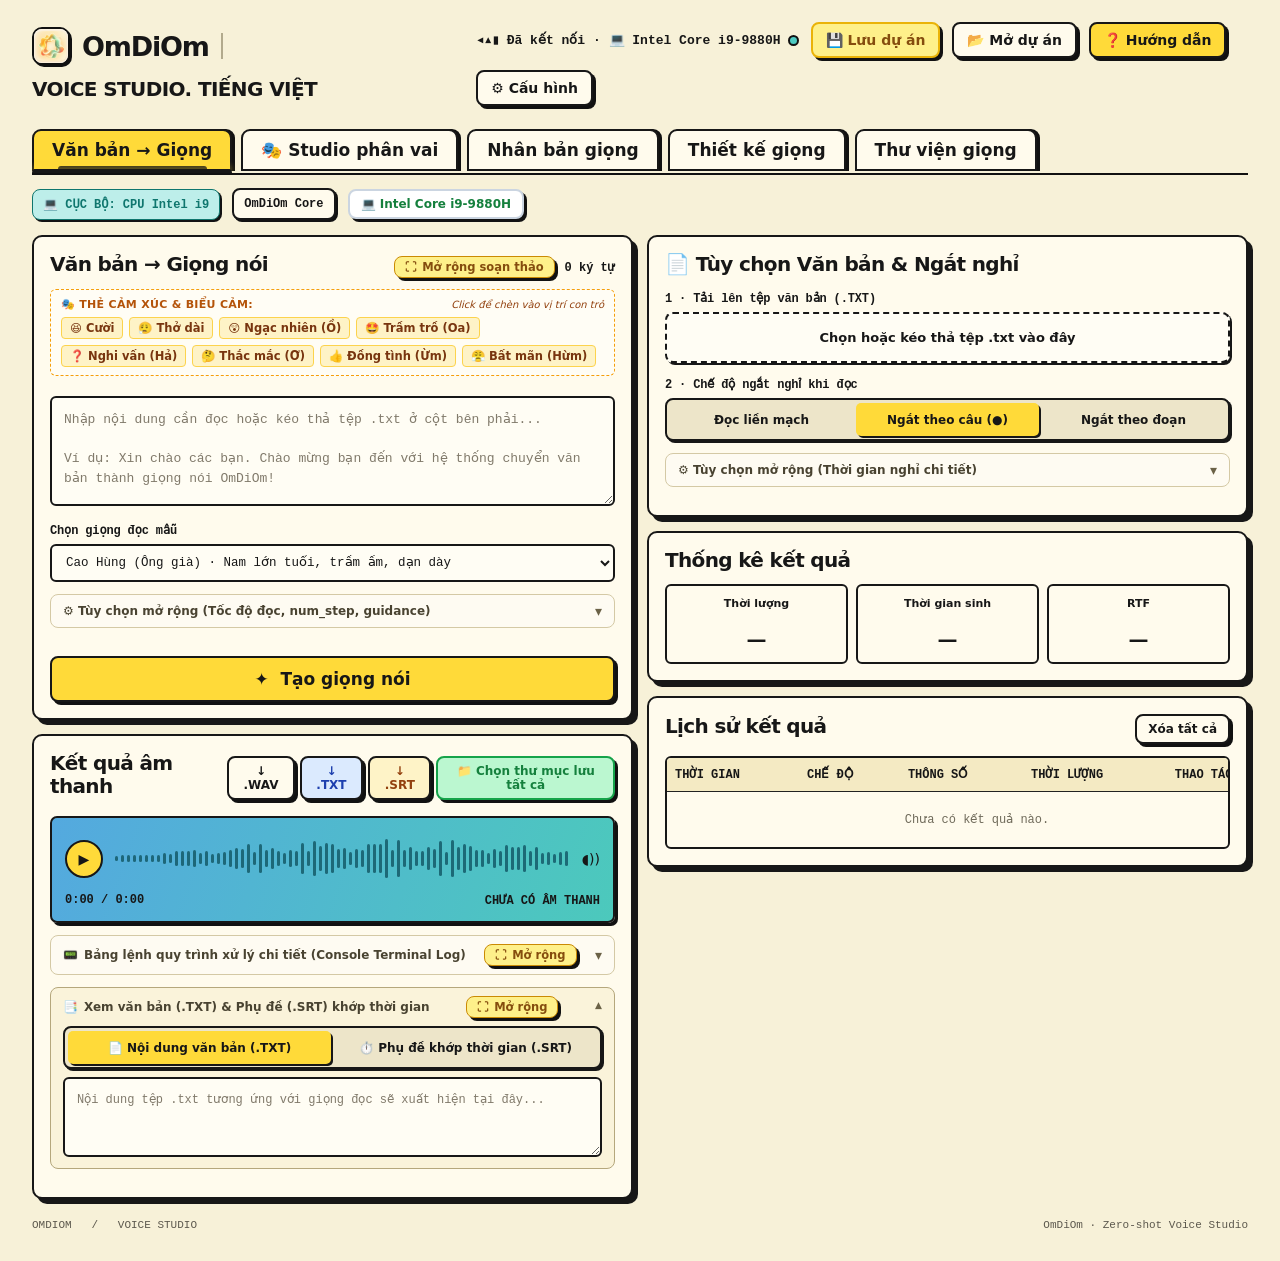
<file: UI/index.html>
<!DOCTYPE html>
<html lang="vi">

<head>
  <meta charset="UTF-8">
  <meta name="viewport" content="width=device-width, initial-scale=1">
  <title>OmDiOm STUDIO</title>
    <link rel="icon" type="image/x-icon" href="assets/logo/rosette.ico">
  <link rel="icon" type="image/png" sizes="32x32" href="assets/logo/rosette-32.png">
  <link rel="icon" type="image/png" sizes="16x16" href="assets/logo/rosette-16.png">
  <link rel="apple-touch-icon" sizes="180x180" href="assets/logo/rosette-180.png">
  <link rel="stylesheet" href="css/style.css?v=2.4">

</head>

<body>
  <div class="wrap">
    <header class="top">
      <div class="brand">
        <div class="brand-logo-wrap" style="width:38px;height:38px;min-width:38px;min-height:38px;max-width:38px;max-height:38px;border-radius:10px;overflow:hidden;border:2px solid #111;box-shadow:2px 2px 0 #111;background:#fff;display:flex;align-items:center;justify-content:center;flex-shrink:0;cursor:pointer;" title="OmDiOm Studio">
          <img src="assets/logo/rosette-128.png" alt="OmDiOm Logo" style="width:100%;height:100%;max-width:100%;max-height:100%;object-fit:cover;display:block;">
        </div>
        <h1>OmDiOm</h1>
        <div class="divider"></div><strong>VOICE STUDIO. TIẾNG VIỆT</strong>
      </div>
      <div class="top-right">
        <div class="status"><span>◂▴▮</span> <span id="statusText">Chưa kết nối</span> <span class="dot"
            id="dot"></span></div><button class="btn" id="btnSaveProj"
          title="Lưu toàn bộ kịch bản, cấu hình và trạng thái dự án (.omproj)"
          style="background:#fef08a;color:#854d0e;border-color:#eab308">💾 Lưu dự án</button><button class="btn"
          id="btnLoadProj" title="Mở tệp dự án (.omproj) đã lưu">📂 Mở dự án</button><input type="file"
          id="fileProjInput" accept=".omproj,.json" hidden><button class="btn" id="btnOpenHelp"
          style="background:var(--yellow)">❓ Hướng dẫn</button><button class="btn config">⚙ Cấu hình</button>
      </div>
    </header>
    <nav class="tabs" aria-label="Chế độ"><button class="tab active" data-tab="tts">Văn bản → Giọng</button><button
        class="tab" data-tab="dialogue">🎭 Studio phân vai</button><button class="tab" data-tab="clone">Nhân bản
        giọng</button><button class="tab" data-tab="design">Thiết kế giọng</button><button class="tab"
        data-tab="thuvien">Thư viện giọng</button></nav>
    <div class="status-row"><span class="badge" id="badgeMode" style="background:#bdeeea">ĐÃ KẾT NỐI (CỤC
        BỘ)</span><span class="badge">OmDiOm Core</span><button class="btn small" id="btnHwTop">💻 Cấu hình: Đang kiểm
        tra...</button></div>

    <!-- TAB 1: VĂN BẢN -> GIỌNG -->
    <section class="main-content" id="tts">
      <div class="grid">
        <div class="left">
          <section class="card">
            <div class="row-between">
              <div>
                <h2>Văn bản → Giọng nói</h2>
              </div>
              <div style="display:flex;align-items:center;gap:10px">
                <button type="button" class="btn small" id="btnExpandTtsEditor"
                  title="Mở rộng khung soạn thảo toàn màn hình để dễ dàng nhìn rõ và chỉnh sửa chi tiết"
                  style="padding:3px 10px;font-size:11.5px;background:#fef08a;color:#854d0e;border:1.5px solid #ca8a04;font-weight:700;display:inline-flex;align-items:center;gap:5px;cursor:pointer">
                  <span>⛶</span> Mở rộng soạn thảo
                </button>
                <span class="counter"><span data-count>0</span> ký tự</span>
              </div>
            </div>
            <div class="emotion-toolbar">
              <div class="emotion-header">
                <span class="emotion-title"><span>🎭</span> THẺ CẢM XÚC &amp; BIỂU CẢM:</span>
                <small class="emotion-hint">Click để chèn vào vị trí con trỏ</small>
              </div>
              <div class="emotion-tags">
                <button type="button" class="btn-emotion" data-tag="[cười]"
                  title="Chèn thẻ [cười] · Tiếng cười bật ra tự nhiên">😆 Cười</button>
                <button type="button" class="btn-emotion" data-tag="[thở dài]"
                  title="Chèn thẻ [thở dài] · Tiếng thở dài nhẹ nhõm hoặc trầm ngâm">😮‍💨 Thở dài</button>
                <button type="button" class="btn-emotion" data-tag="[ngạc nhiên]"
                  title="Chèn thẻ [ngạc nhiên] · Cảm thán ngạc nhiên 'Ồ!'">😲 Ngạc nhiên (Ồ)</button>
                <button type="button" class="btn-emotion" data-tag="[trầm trồ]"
                  title="Chèn thẻ [trầm trồ] · Trầm trồ thán phục 'Oa!'">🤩 Trầm trồ (Oa)</button>
                <button type="button" class="btn-emotion" data-tag="[nghi vấn]"
                  title="Chèn thẻ [nghi vấn] · Ngữ điệu nghi vấn hỏi 'Hả?'">❓ Nghi vấn (Hả)</button>
                <button type="button" class="btn-emotion" data-tag="[thắc mắc]"
                  title="Chèn thẻ [thắc mắc] · Ngữ điệu thắc mắc hỏi 'Ơ / Ủa?'">🤔 Thắc mắc (Ơ)</button>
                <button type="button" class="btn-emotion" data-tag="[đồng tình]"
                  title="Chèn thẻ [đồng tình] · Âm thanh gật đầu 'Ừm / Dạ'">👍 Đồng tình (Ừm)</button>
                <button type="button" class="btn-emotion" data-tag="[bất mãn]"
                  title="Chèn thẻ [bất mãn] · Âm thanh bất mãn 'Hừm / Hứ'">😤 Bất mãn (Hừm)</button>
              </div>
            </div><textarea data-text maxlength="5000"
              placeholder="Nhập nội dung cần đọc hoặc kéo thả tệp .txt ở cột bên phải...&#10;&#10;Ví dụ: Xin chào các bạn. Chào mừng bạn đến với hệ thống chuyển văn bản thành giọng nói OmDiOm!"></textarea>
            <div class="attribute" style="grid-template-columns:1fr;margin-top:14px;margin-bottom:6px"><span>Chọn giọng
                đọc mẫu</span></div><select id="selGiongTts" class="sel-giong"
              aria-label="Chọn giọng đọc có sẵn"></select>
            <details class="adv-settings">
              <summary><span>⚙️ Tùy chọn mở rộng (Tốc độ đọc, num_step, guidance)</span></summary>
              <div class="settings" style="margin-top:10px">
                <div class="setting"><label for="tSteps">num_step <output id="tStepsV">16</output></label><input
                    id="tSteps" type="range" min="0" max="2" step="1" value="1">
                  <div class="scale"><span>8</span><span>16</span><span>32</span></div>
                </div>
                <div class="setting"><label for="tSpeed" class="lbl-speed">Tốc độ đọc <output
                      id="tSpeedV">1.00×</output></label><input id="tSpeed" type="range" min="0.85" max="1.30"
                    step="0.05" value="1">
                  <div class="scale"><span>0.85×</span><span>1.30×</span></div>
                </div>
                <div class="setting"><label for="tGuid">guidance <output id="tGuidV">2.0</output></label><input
                    id="tGuid" type="number" value="2" min="0.5" max="5" step="0.5"></div>
              </div>
            </details><button class="btn primary" data-run>✦ &nbsp;Tạo giọng nói</button>
          </section>
          <section class="card">
            <div class="card-title">
              <div>
                <h2>Kết quả âm thanh</h2>
              </div>
              <div class="act-group">
                <button class="btn small" data-dl disabled title="Tải xuống tệp âm thanh WAV">↓ .WAV</button>
                <button class="btn small mini-txt" id="btnDlTxt" disabled title="Tải xuống nội dung tệp văn bản .TXT">↓
                  .TXT</button>
                <button class="btn small mini-srt" id="btnDlSrt" disabled title="Chọn thư mục và tải tệp phụ đề .SRT">↓
                  .SRT</button>
                <button class="btn small" id="btnDlAll" disabled
                  title="Chọn 1 thư mục và lưu toàn bộ cả 3 tệp (.WAV, .TXT, .SRT)"
                  style="background:#bbf7d0;color:#15803d;border-color:#16a34a">📁 Chọn thư mục lưu tất cả</button>
              </div>
            </div>
            <div class="progress-box" data-prog style="display:none">
              <div class="circle-wrap">
                <svg viewBox="0 0 100 100" aria-label="Tiến trình">
                  <circle class="circle-bg" cx="50" cy="50" r="40"></circle>
                  <circle class="circle-val" cx="50" cy="50" r="40"></circle>
                </svg>
                <div class="circle-text">0%</div>
              </div>
              <div class="prog-info">
                <div class="prog-status">Đang chuẩn bị tạo giọng nói...</div>
                <div class="prog-track">
                  <div class="prog-fill"></div>
                </div>
                <div class="prog-meta"><span class="prog-step-text">Đang xử lý AI</span><span
                    class="prog-timer">0.0s</span></div>
              </div>
            </div>
            <div class="audio-box" data-box>
              <div class="player"><button class="play" data-play aria-label="Phát âm thanh">▶</button>
                <div class="wave" data-wave aria-label="Dạng sóng"></div><span aria-hidden="true">◖))</span>
              </div>
              <div class="audio-meta"><span data-time>0:00 / 0:00</span><span data-state>CHƯA CÓ ÂM THANH</span></div>
            </div>

            <!-- TAB ẨN TERMINAL CONSOLE LOG THEO THỜI GIAN THỰC -->
            <details class="adv-settings" id="ttsTerminalDetails" style="margin-top:12px">
              <summary style="display:flex;align-items:center;justify-content:space-between;cursor:pointer">
                <span style="display:flex;align-items:center;gap:6px"><span>📟</span> <b>Bảng lệnh quy trình xử lý chi
                    tiết (Console Terminal Log)</b></span>
                <button type="button" class="btn small" id="btnExpandTtsTerminal"
                  title="Mở rộng Console Log toàn màn hình để xem quy trình chi tiết nhất"
                  style="padding:3px 10px;font-size:11.5px;background:#fef08a;color:#854d0e;border:1.5px solid #ca8a04;font-weight:700;display:inline-flex;align-items:center;gap:5px;cursor:pointer">
                  <span>⛶</span> Mở rộng
                </button>
              </summary>
              <div class="term-panel" id="ttsTerminal" style="margin-top:8px">
                <div class="term-line"><span class="term-dim">00:00:00</span> <span class="term-tag">[HỆ THỐNG]</span>
                  Sẵn sàng... Bấm "Tạo giọng nói" để xem quy trình chi tiết tại đây.</div>
              </div>
            </details>

            <!-- Ô TÙY CHỌN XEM FILE TXT VÀ FILE SRT PHỤ ĐỀ -->
            <details class="adv-settings" id="ttsPreviewDetails" style="margin-top:8px" open>
              <summary style="display:flex;align-items:center;justify-content:space-between;cursor:pointer">
                <span style="display:flex;align-items:center;gap:6px"><span>📑</span> <b>Xem văn bản (.TXT) &amp;
                    Phụ đề (.SRT) khớp thời gian</b></span>
                <button type="button" class="btn small" id="btnExpandTtsPreview"
                  title="Mở rộng toàn màn hình để xem tổng quát và chi tiết hơn giống như tab hướng dẫn"
                  style="padding:3px 10px;font-size:11.5px;background:#fef08a;color:#854d0e;border:1.5px solid #ca8a04;font-weight:700;display:inline-flex;align-items:center;gap:5px;cursor:pointer">
                  <span>⛶</span> Mở rộng
                </button>
              </summary>
              <div style="margin-top:8px">
                <div class="segmented" style="margin-bottom:8px">
                  <button type="button" class="segment selected" id="btnTabTxt">📄 Nội dung văn bản (.TXT)</button>
                  <button type="button" class="segment" id="btnTabSrt">⏱️ Phụ đề khớp thời gian (.SRT)</button>
                </div>
                <div id="boxViewTxt">
                  <textarea id="txtPreviewArea" readonly
                    style="min-height:80px;background:#fffdf4;font-size:12px;margin-top:0"
                    placeholder="Nội dung tệp .txt tương ứng với giọng đọc sẽ xuất hiện tại đây..."></textarea>
                </div>
                <div id="boxViewSrt" style="display:none">
                  <textarea id="srtPreviewArea" readonly
                    style="min-height:110px;background:#18181b;color:#38bdf8;font-family:monospace;font-size:11.5px;margin-top:0"
                    placeholder="Phụ đề SRT với mốc thời gian chuẩn xác của từng câu sẽ xuất hiện tại đây..."></textarea>
                </div>
              </div>
            </details>
          </section>
        </div>
        <div class="right">
          <section class="card">
            <div class="card-title">
              <div>
                <h2>📄 Tùy chọn Văn bản &amp; Ngắt nghỉ</h2>
              </div>
            </div>
            <div class="attribute" style="grid-template-columns:1fr;margin-top:10px;margin-bottom:6px"><span>1 · Tải lên
                tệp văn bản (.TXT)</span></div>
            <div class="drop" id="txtDrop" tabindex="0" role="button" aria-label="Tải tệp văn bản .txt"><b
                id="txtDropTitle">Chọn hoặc kéo thả tệp .txt vào đây</b></div>
            <input type="file" id="txtFileInput" accept=".txt,text/plain" hidden>
            <div class="src" id="txtFileInfo" style="margin-top:5px;font-weight:bold;color:#171717;display:none"></div>

            <div class="attribute" style="grid-template-columns:1fr;margin-top:14px;margin-bottom:6px"><span>2 · Chế độ
                ngắt nghỉ khi đọc</span></div>
            <div class="segmented" id="grpSplitMode" style="display:flex;gap:3px;padding:3px">
              <button type="button" class="segment" data-split="none">Đọc liền mạch</button>
              <button type="button" class="segment selected" data-split="sentence">Ngắt theo câu (●)</button>
              <button type="button" class="segment" data-split="paragraph">Ngắt theo đoạn</button>
            </div>

            <details class="adv-settings" id="detailsPause" style="margin-top:12px">
              <summary><span>⚙️ Tùy chọn mở rộng (Thời gian nghỉ chi tiết)</span></summary>
              <div class="settings" id="boxPauseControls"
                style="grid-template-columns:1fr 1fr;gap:12px;margin-top:10px">
                <div class="setting"><label for="tPauseSent">Nghỉ giữa câu <output
                      id="tPauseSentV">0.50s</output></label><input id="tPauseSent" type="range" min="0.1" max="2.0"
                    step="0.05" value="0.5">
                  <div class="scale"><span>0.1s</span><span>2.0s</span></div>
                </div>
                <div class="setting"><label for="tPausePara">Nghỉ xuống đoạn <output
                      id="tPauseParaV">1.00s</output></label><input id="tPausePara" type="range" min="0.3" max="3.0"
                    step="0.1" value="1.0">
                  <div class="scale"><span>0.3s</span><span>3.0s</span></div>
                </div>
              </div>
            </details>
          </section>

          <section class="card">
            <h2>Thống kê kết quả</h2>
            <div class="metrics">
              <div class="metric"><span>Thời lượng</span><strong data-m="dur">—</strong></div>
              <div class="metric"><span>Thời gian sinh</span><strong data-m="gen">—</strong></div>
              <div class="metric"><span>RTF</span><strong data-m="rtf">—</strong></div>
            </div>
          </section>
          <section class="card history">
            <div class="card-title">
              <div>
                <h2>Lịch sử kết quả</h2>
              </div><button class="btn small" data-clear>Xóa tất cả</button>
            </div>
            <div class="table-scroll">
              <table>
                <thead>
                  <tr>
                    <th>THỜI GIAN</th>
                    <th>CHẾ ĐỘ</th>
                    <th>THÔNG SỐ</th>
                    <th>THỜI LƯỢNG</th>
                    <th>THAO TÁC</th>
                  </tr>
                </thead>
                <tbody data-hist>
                  <tr>
                    <td colspan="5" class="empty">Chưa có kết quả nào.</td>
                  </tr>
                </tbody>
              </table>
            </div>
          </section>
        </div>
      </div>
    </section>

    <!-- TAB 2: STUDIO PHÂN VAI & ĐỐI THOẠI ĐA NHÂN VẬT -->
    <section class="main-content hidden" id="dialogue">
      <div class="grid">
        <div class="left">
          <!-- DÀN DIỄN VIÊN / PHÂN VAI -->
          <section class="card">
            <div class="card-title">
              <div>
                <h2>🎭 Dàn diễn viên &amp; Phân vai</h2>
                <div class="muted">Gán tên nhân vật vào giọng đọc tương ứng trong thư viện</div>
              </div>
              <button class="btn small" id="btnThemVai"
                style="background:#bbf7d0;color:#15803d;border-color:#16a34a;font-weight:700">
                + Thêm nhân vật
              </button>
            </div>

            <div id="danhSachVaiContainer" style="display:grid;gap:8px;margin-top:10px">
              <!-- Render danh sách vai bằng JS -->
            </div>
          </section>

          <!-- KỊCH BẢN ĐỐI THOẠI -->
          <section class="card">
            <div class="row-between">
              <div>
                <h2>📝 Soạn thảo kịch bản đối thoại</h2>
              </div>
              <div style="display:flex;align-items:center;gap:10px">
                <button type="button" class="btn small" id="btnExpandDlgEditor"
                  title="Mở rộng khung kịch bản toàn màn hình để dễ dàng nhìn rõ và chỉnh sửa chi tiết"
                  style="padding:3px 10px;font-size:11.5px;background:#fef08a;color:#854d0e;border:1.5px solid #ca8a04;font-weight:700;display:inline-flex;align-items:center;gap:5px;cursor:pointer">
                  <span>⛶</span> Mở rộng kịch bản
                </button>
                <span class="counter"><span id="dialogueCount">0</span> ký tự</span>
              </div>
            </div>

            <!-- THANH CÔNG CỤ CHÈN NHANH VAI DIỄN -->
            <div style="margin-top:10px;padding:8px 10px;background:#fffdf4;border:var(--line);border-radius:6px">
              <div
                style="font-size:11px;font-weight:700;color:#475569;margin-bottom:6px;display:flex;align-items:center;gap:5px">
                <span>👥</span> CHÈN LƯỢT THOẠI NHÂN VẬT:
              </div>
              <div id="quickRoleButtons" style="display:flex;gap:6px;flex-wrap:wrap">
                <!-- Nút chèn vai sẽ render tự động từ danh sách vai -->
              </div>
            </div>

            <!-- THANH CÔNG CỤ THẺ CẢM XÚC & KHOẢNG NGHỈ -->
            <div class="emotion-toolbar" style="margin-top:8px">
              <div class="emotion-header">
                <span class="emotion-title"><span>🎭</span> THẺ CẢM XÚC &amp; ⏱️ KHOẢNG NGHỈ:</span>
                <small class="emotion-hint">Click để chèn vào vị trí con trỏ</small>
              </div>
              <div class="emotion-tags">
                <button type="button" class="btn-emotion" data-tag="[cười]" title="Chèn thẻ [cười]">😆 Cười</button>
                <button type="button" class="btn-emotion" data-tag="[thở dài]" title="Chèn thẻ [thở dài]">😮‍💨 Thở
                  dài</button>
                <button type="button" class="btn-emotion" data-tag="[ngạc nhiên]" title="Chèn thẻ [ngạc nhiên]">😲 Ngạc
                  nhiên</button>
                <button type="button" class="btn-emotion" data-tag="[trầm trồ]" title="Chèn thẻ [trầm trồ]">🤩 Trầm
                  trồ</button>
                <button type="button" class="btn-emotion" data-tag="[nghi vấn]" title="Chèn thẻ [nghi vấn]">❓ Nghi
                  vấn</button>
                <button type="button" class="btn-emotion" data-tag="[thắc mắc]" title="Chèn thẻ [thắc mắc]">🤔 Thắc
                  mắc</button>
                <button type="button" class="btn-pause-tag" data-tag="[nghỉ: 0.5s]" title="Chèn khoảng lặng 0.5 giây"
                  style="background:#e0e7ff;color:#3730a3;border:1.5px solid #818cf8;border-radius:4px;padding:2px 7px;font-size:11px;font-weight:700;cursor:pointer">⏱️
                  Nghỉ 0.5s</button>
                <button type="button" class="btn-pause-tag" data-tag="[nghỉ: 1.0s]" title="Chèn khoảng lặng 1.0 giây"
                  style="background:#e0e7ff;color:#3730a3;border:1.5px solid #818cf8;border-radius:4px;padding:2px 7px;font-size:11px;font-weight:700;cursor:pointer">⏱️
                  Nghỉ 1.0s</button>
              </div>
            </div>

            <textarea id="dialogueScriptText" maxlength="10000" style="min-height:160px"
              placeholder="Soạn kịch bản đối thoại hoặc bấm nút chèn nhân vật ở trên...&#10;&#10;Ví dụ:&#10;[Người dẫn chuyện]: Đêm đó, sấm chớp ầm ầm ngoài hiên [thở dài].&#10;[Bác Ba]: Trời này mưa to rồi, cháu có muốn ở lại trú không?&#10;[nghỉ: 0.6s]&#10;[Mai Lan]: Dạ không sao đâu bác [cười], cháu có áo mưa rồi ạ!"></textarea>

            <details class="adv-settings" style="margin-top:10px">
              <summary><span>⚙️ Tùy chọn mở rộng (Tốc độ đọc, num_step, khoảng nghỉ đổi vai)</span></summary>
              <div class="settings" style="margin-top:10px">
                <div class="setting">
                  <label for="dlgSteps">num_step <output id="dlgStepsV">16</output></label>
                  <input id="dlgSteps" type="range" min="0" max="2" step="1" value="1">
                  <div class="scale"><span>8</span><span>16</span><span>32</span></div>
                </div>
                <div class="setting">
                  <label for="dlgSpeed" class="lbl-speed">Tốc độ đọc <output id="dlgSpeedV">1.00×</output></label>
                  <input id="dlgSpeed" type="range" min="0.85" max="1.30" step="0.05" value="1">
                  <div class="scale"><span>0.85×</span><span>1.30×</span></div>
                </div>
                <div class="setting">
                  <label for="dlgPauseDefault">Nghỉ đổi vai <output id="dlgPauseDefaultV">0.60s</output></label>
                  <input id="dlgPauseDefault" type="range" min="0.2" max="2.5" step="0.1" value="0.6">
                  <div class="scale"><span>0.2s</span><span>2.5s</span></div>
                </div>
              </div>
            </details>

            <button class="btn primary" id="btnRunDialogue">✦ &nbsp;Tạo âm thanh kịch bản đối thoại</button>
          </section>
        </div>

        <div class="right">
          <!-- KẾT QUẢ ÂM THANH KỊCH BẢN -->
          <section class="card">
            <div class="card-title">
              <div>
                <h2>Kết quả âm thanh kịch bản</h2>
              </div>
              <div class="act-group">
                <button class="btn small" id="btnDlDlgWav" data-dl disabled title="Tải xuống tệp âm thanh WAV">↓
                  .WAV</button>
                <button class="btn small mini-txt" id="btnDlDlgTxt" disabled title="Tải xuống nội dung kịch bản .TXT">↓
                  .TXT</button>
                <button class="btn small mini-srt" id="btnDlDlgSrt" disabled title="Tải tệp phụ đề .SRT phân vai">↓
                  .SRT</button>
                <button class="btn small" id="btnDlDlgAll" disabled title="Lưu trọn bộ cả 3 tệp vào 1 thư mục"
                  style="background:#bbf7d0;color:#15803d;border-color:#16a34a">📁 Lưu tất cả</button>
              </div>
            </div>

            <div class="progress-box" id="dlgProgBox" style="display:none">
              <div class="circle-wrap">
                <svg viewBox="0 0 100 100" aria-label="Tiến trình">
                  <circle class="circle-bg" cx="50" cy="50" r="40"></circle>
                  <circle class="circle-val" id="dlgCircleVal" cx="50" cy="50" r="40"></circle>
                </svg>
                <div class="circle-text" id="dlgCircleText">0%</div>
              </div>
              <div class="prog-info">
                <div class="prog-status" id="dlgProgStatus">Đang chuẩn bị tạo kịch bản...</div>
                <div class="prog-track">
                  <div class="prog-fill" id="dlgProgFill"></div>
                </div>
                <div class="prog-meta"><span class="prog-step-text" id="dlgProgStep">Đang phân tích kịch bản</span><span
                    class="prog-timer" id="dlgProgTimer">0.0s</span></div>
              </div>
            </div>

            <div class="audio-box" id="dlgAudioBox" data-box style="display:none">
              <div class="player">
                <button class="play" id="dlgPlayBtn" data-play aria-label="Phát âm thanh">▶</button>
                <div class="wave" id="dlgWave" data-wave aria-label="Dạng sóng"></div>
                <span aria-hidden="true">◖))</span>
              </div>
              <div class="audio-meta">
                <span id="dlgTime" data-time>0:00 / 0:00</span>
                <span id="dlgState" data-state>KỊCH BẢN HOÀN TẤT</span>
              </div>
            </div>

            <!-- TERMINAL CONSOLE LOG KỊCH BẢN -->
            <details class="adv-settings" id="dlgTerminalDetails" style="margin-top:12px" open>
              <summary style="display:flex;align-items:center;justify-content:space-between;cursor:pointer">
                <span style="display:flex;align-items:center;gap:6px"><span>📟</span> <b>Bảng điều khiển tiến trình phân
                    vai (Console Log)</b></span>
                <button type="button" class="btn small" id="btnExpandDlgTerminal"
                  title="Mở rộng Console Log toàn màn hình để xem quy trình chi tiết nhất"
                  style="padding:3px 10px;font-size:11.5px;background:#fef08a;color:#854d0e;border:1.5px solid #ca8a04;font-weight:700;display:inline-flex;align-items:center;gap:5px;cursor:pointer">
                  <span>⛶</span> Mở rộng
                </button>
              </summary>
              <div class="term-panel" id="dlgTerminal" style="margin-top:8px">
                <div class="term-line"><span class="term-dim">00:00:00</span> <span class="term-tag">[KỊCH BẢN]</span>
                  Sẵn sàng... Bấm "Tạo âm thanh kịch bản" để bắt đầu tiến trình.</div>
              </div>
            </details>

            <!-- XEM TRƯỚC VĂN BẢN VÀ PHỤ ĐỀ PHÂN VAI -->
            <details class="adv-settings" id="dlgPreviewDetails" style="margin-top:8px" open>
              <summary style="display:flex;align-items:center;justify-content:space-between;cursor:pointer">
                <span style="display:flex;align-items:center;gap:6px"><span>📑</span> <b>Xem kịch bản (.TXT)
                    &amp; Phụ đề phân vai (.SRT)</b></span>
                <button type="button" class="btn small" id="btnExpandDlgPreview"
                  title="Mở rộng toàn màn hình để xem tổng quát và chi tiết hơn giống như tab hướng dẫn"
                  style="padding:3px 10px;font-size:11.5px;background:#fef08a;color:#854d0e;border:1.5px solid #ca8a04;font-weight:700;display:inline-flex;align-items:center;gap:5px;cursor:pointer">
                  <span>⛶</span> Mở rộng
                </button>
              </summary>
              <div style="margin-top:8px">
                <div class="segmented" style="margin-bottom:8px">
                  <button type="button" class="segment selected" id="btnTabDlgTxt">📄 Kịch bản (.TXT)</button>
                  <button type="button" class="segment" id="btnTabDlgSrt">⏱️ Phụ đề phân vai (.SRT)</button>
                </div>
                <div id="boxViewDlgTxt">
                  <textarea id="dlgTxtPreviewArea" readonly
                    style="min-height:90px;background:#fffdf4;font-size:12px;margin-top:0"
                    placeholder="Nội dung kịch bản sẽ hiển thị tại đây..."></textarea>
                </div>
                <div id="boxViewDlgSrt" style="display:none">
                  <textarea id="dlgSrtPreviewArea" readonly
                    style="min-height:110px;background:#18181b;color:#38bdf8;font-family:monospace;font-size:11.5px;margin-top:0"
                    placeholder="Phụ đề SRT với tên nhân vật và mốc thời gian sẽ xuất hiện tại đây..."></textarea>
                </div>
              </div>
            </details>
          </section>

          <!-- THỐNG KÊ KẾT QUẢ KỊCH BẢN -->
          <section class="card">
            <h2>Thống kê kết quả kịch bản</h2>
            <div class="metrics">
              <div class="metric"><span>Thời lượng</span><strong id="dlgDur">—</strong></div>
              <div class="metric"><span>Thời gian sinh</span><strong id="dlgGen">—</strong></div>
              <div class="metric"><span>RTF</span><strong id="dlgRtf">—</strong></div>
            </div>
          </section>
        </div>
      </div>
    </section>


    <!-- TAB 2: NHÂN BẢN GIỌNG -->
    <section class="main-content hidden" id="clone">
      <div class="grid">
        <div class="left">
          <section class="card">
            <div class="row-between">
              <div>
                <h2>Nhân bản giọng</h2>
              </div><span class="counter">0-shot</span>
            </div>
            <div
              style="margin-top:10px;padding:9px 12px;background:#f0fdf4;border:1.5px solid #86efac;border-radius:6px;font-size:12px;line-height:1.4">
              <b style="color:#166534">⚡ Lưu ý hiệu năng (Khuyến nghị GPU):</b>
              <span style="color:#15803d">Nhân bản giọng 0-shot là tác vụ AI rất nặng (khuếch tán Diffusion Vocoder).
                Nên ưu tiên kết nối <b>Kaggle GPU (Tesla T4)</b> để tạo giọng trong <b>1–3 giây</b> (thay vì 30–60s trên
                CPU).</span>
            </div>
            <div class="attribute" style="grid-template-columns:1fr;margin-top:14px;margin-bottom:8px"><span>1 · Clip
                mẫu (3–10 giây)</span></div>
            <div class="drop" data-drop tabindex="0" role="button" aria-label="Chọn tệp âm thanh mẫu"><b
                data-dropmain>Chọn hoặc kéo thả tệp audio</b><small data-dropsub>WAV / MP3 · nên là giọng rõ, ít tạp
                âm</small></div>
                        <input type="file" accept="audio/*" data-file hidden>
            
            <!-- KHUNG XEM TRƯỚC, NGHE THỬ VÀ TỰ ĐỘNG CHỌN ĐOẠN SẠCH (VAD) CHO FILE TẢI LÊN -->
            <div class="upload-vad-panel" id="uploadVadPanel" style="display:none;margin-top:10px;padding:12px;border:2px solid #111;border-radius:8px;background:#fefce8;box-shadow:2px 2px 0 #111">
              <div style="display:flex;align-items:center;justify-content:space-between;gap:8px;flex-wrap:wrap">
                <div style="display:flex;align-items:center;gap:8px">
                  <span style="font-size:18px">🎵</span>
                  <div>
                    <b id="uploadFileName" style="font-size:12.5px;color:#171717;display:block">ten_file.wav</b>
                    <span class="muted" id="uploadFileMeta" style="font-size:11px">1.2 MB · 14.5s · 44.1 kHz</span>
                  </div>
                </div>
                <div style="display:flex;gap:6px;align-items:center">
                  <button type="button" class="btn small" id="btnPlayOriginal" style="background:var(--yellow);font-weight:700" title="Nghe toàn bộ file gốc tải lên">▶ Nghe file gốc</button>
                  <button type="button" class="btn small" id="btnReanalyzeVad" style="background:#fff" title="Phân tích lại VAD">↻ Quét lại</button>
                </div>
              </div>

              <!-- KẾT QUẢ VAD CHO TỆP TẢI LÊN -->
              <div id="uploadVadStatus" style="margin-top:10px;padding:8px 10px;border-radius:6px;background:#f0fdf4;border:1.5px solid #86efac;font-size:11.5px;line-height:1.4">
                <div style="display:flex;align-items:center;justify-content:space-between;gap:6px">
                  <b style="color:#166534" id="uploadVadTitle">⭐ Tự động chọn đoạn sạch nhất (VAD):</b>
                  <span class="badge" id="uploadVadScoreBadge" style="background:#dcfce7;color:#15803d;padding:2px 6px;font-size:10.5px">Điểm: 9.8</span>
                </div>
                <div id="uploadVadDetails" style="color:#166534;margin-top:3px;font-family:monospace;font-size:11px">
                  0.8s → 5.2s (Thời lượng: 4.4s) · Tối ưu cho AI nhân bản
                </div>
                <div style="display:flex;gap:8px;margin-top:8px;flex-wrap:wrap;align-items:center">
                  <button type="button" class="btn small" id="btnPlayCleanSeg" style="background:#22c55e;color:#fff;border-color:#15803d;font-weight:700">
                    ▶ Nghe đoạn sạch
                  </button>
                  <button type="button" class="btn small" id="btnToggleAllSegs" style="background:#fff;font-size:11px">
                    📑 Chọn đoạn khác (3 đoạn)
                  </button>
                  <button type="button" class="btn small" id="btnToggleUseMode" style="background:#fff;margin-left:auto;font-size:11px" title="Chuyển đổi giữa dùng đoạn sạch và file gốc">
                    Dùng cả file gốc
                  </button>
                </div>
              </div>

              <!-- DANH SÁCH CÁC ĐOẠN KHÁC (ẨN MẶC ĐỊNH, BẬT KHI BẤM XEM THÊM) -->
              <div id="uploadVadSegsList" style="display:none;margin-top:8px" class="rec-segments"></div>
            </div>
            <div class="ref-audio" data-fileinfo></div>
            <div class="rec-or">── hoặc ──</div>
            <div class="rec-panel" id="recPanel">
              <div class="rec-header"><b>🎙️ Ghi âm trực tiếp (tối đa 30 giây)</b><span class="tag" id="recTag">SẴN
                  SÀNG</span></div>
              <div id="recSecureWarn" class="warnbar"
                style="margin-top:0;margin-bottom:10px;display:none;background:#fef3c7;border-color:#d97706">
                <b>⚠️ Quyền truy cập Micro:</b>
                <span id="recSecureWarnMsg">Trình duyệt chặn Micro trên giao thức <code>file:///</code>.</span>
                <div style="margin-top:6px">
                  <a href="http://127.0.0.1:8000" target="_blank" class="btn small"
                    style="background:var(--yellow);display:inline-block;text-decoration:none;font-size:11px">
                    👉 Bấm vào đây để mở Studio tại http://127.0.0.1:8000 (Cho phép Micro 100%)
                  </a>
                </div>
              </div>
              <div class="rec-timer idle" id="recTimer">00:00</div>
              <div class="rec-bar-wrap">
                <div class="rec-bar-level" id="recLevel"></div>
              </div>
              <div class="rec-btns">
                <button class="btn btn-rec" id="btnRecStart">🎙️ Bắt đầu ghi</button>
                <button class="btn" id="btnRecStop" disabled>⏹ Dừng ghi</button>
                <button class="btn" id="btnRecReset" disabled>↻ Ghi lại</button>
              </div>
              <div class="rec-result" id="recResult">
                <b>📊 Phân tích đoạn ghi âm</b>
                <div class="muted" id="recResultInfo">Đang phân tích...</div>
                <div class="rec-segments" id="recSegments"></div>
                <button class="btn primary" id="btnRecUse" style="margin-top:10px;width:100%" disabled>✦&nbsp;Dùng đoạn
                  sạch nhất làm clip mẫu</button>
              </div>
            </div>
            <div class="attribute" style="grid-template-columns:1fr;margin-top:6px;margin-bottom:6px"><span>2 · Lời
                thoại CỦA CLIP MẪU (không phải câu cần đọc)</span></div>
            <input type="text" data-reftext placeholder="Gõ đúng những gì người trong clip đang nói"
              style="width:100%;height:38px;border:var(--line);border-radius:6px;padding:0 10px;background:#fffdf4;font-family:monospace;font-size:12.5px">
            <div class="row-between" style="margin-top:14px"><span
                style="font-family:monospace;font-weight:bold;font-size:12px">3 · Câu cần đọc bằng giọng đó</span><span
                class="counter"><span data-count>0</span>/600</span></div>
            <div class="emotion-toolbar">
              <div class="emotion-header">
                <span class="emotion-title"><span>🎭</span> THẺ CẢM XÚC &amp; BIỂU CẢM:</span>
                <small class="emotion-hint">Click để chèn vào vị trí con trỏ</small>
              </div>
              <div class="emotion-tags">
                <button type="button" class="btn-emotion" data-tag="[cười]"
                  title="Chèn thẻ [cười] · Tiếng cười bật ra tự nhiên">😆 Cười</button>
                <button type="button" class="btn-emotion" data-tag="[thở dài]"
                  title="Chèn thẻ [thở dài] · Tiếng thở dài nhẹ nhõm hoặc trầm ngâm">😮‍💨 Thở dài</button>
                <button type="button" class="btn-emotion" data-tag="[ngạc nhiên]"
                  title="Chèn thẻ [ngạc nhiên] · Cảm thán ngạc nhiên 'Ồ!'">😲 Ngạc nhiên (Ồ)</button>
                <button type="button" class="btn-emotion" data-tag="[trầm trồ]"
                  title="Chèn thẻ [trầm trồ] · Trầm trồ thán phục 'Oa!'">🤩 Trầm trồ (Oa)</button>
                <button type="button" class="btn-emotion" data-tag="[nghi vấn]"
                  title="Chèn thẻ [nghi vấn] · Ngữ điệu nghi vấn hỏi 'Hả?'">❓ Nghi vấn (Hả)</button>
                <button type="button" class="btn-emotion" data-tag="[thắc mắc]"
                  title="Chèn thẻ [thắc mắc] · Ngữ điệu thắc mắc hỏi 'Ơ / Ủa?'">🤔 Thắc mắc (Ơ)</button>
                <button type="button" class="btn-emotion" data-tag="[đồng tình]"
                  title="Chèn thẻ [đồng tình] · Âm thanh gật đầu 'Ừm / Dạ'">👍 Đồng tình (Ừm)</button>
                <button type="button" class="btn-emotion" data-tag="[bất mãn]"
                  title="Chèn thẻ [bất mãn] · Âm thanh bất mãn 'Hừm / Hứ'">😤 Bất mãn (Hừm)</button>
              </div>
            </div>
            <textarea data-text maxlength="600"
              placeholder="Nhập câu bạn muốn model đọc bằng giọng trong clip...&#10;&#10;Ví dụ: Hôm nay trời đẹp, chúng ta cùng đi dạo nhé."></textarea>
            <details class="adv-settings">
              <summary><span>⚙️ Tùy chọn mở rộng (Tốc độ đọc, num_step, guidance)</span></summary>
              <div class="settings" style="margin-top:10px">
                <div class="setting"><label for="cSteps">num_step <output id="cStepsV">16</output></label><input
                    id="cSteps" type="range" min="0" max="2" step="1" value="1">
                  <div class="scale"><span>8</span><span>16</span><span>32</span></div>
                </div>
                <div class="setting"><label for="cSpeed" class="lbl-speed">Tốc độ đọc <output
                      id="cSpeedV">1.00×</output></label><input id="cSpeed" type="range" min="0.85" max="1.30"
                    step="0.05" value="1">
                  <div class="scale"><span>0.85×</span><span>1.30×</span></div>
                </div>
                <div class="setting"><label for="cGuid">guidance <output id="cGuidV">2.0</output></label><input
                    id="cGuid" type="number" value="2" min="0.5" max="5" step="0.5"></div>
              </div>
            </details>
            <button class="btn primary" data-run>✦ &nbsp;Nhân bản &amp; đọc</button>
          </section>
          <section class="card" id="saveVoiceCard" style="display:none">
            <div class="card-title">
              <div>
                <h2>🎛️ Tinh chỉnh chất giọng &amp; Lưu giọng</h2>
              </div>
              <span class="tag" style="background:#e0e7ff;color:#3730a3">HẬU KỲ DSP</span>
            </div>

            <div style="font-size:12px;color:var(--text-muted);margin-bottom:12px">
              Tinh chỉnh cao độ (Pitch), tốc độ (Speed) và độ dày trầm ấm (Bass) trước khi lưu vào thư viện để sử dụng
              về sau.
            </div>

            <!-- PHẦN 1: CÁC THANH TRƯỢT TINH CHỈNH -->
            <div class="settings" style="grid-template-columns:1fr 1fr;gap:12px;margin-bottom:12px">
              <!-- Cao độ / Pitch -->
              <div class="setting" style="background:#fffdf4;border:var(--line);border-radius:6px;padding:8px 10px">
                <div class="row-between" style="margin-bottom:4px">
                  <label for="tunePitch" style="font-weight:600;font-size:12px">🎵 Cao độ (Pitch):</label>
                  <output id="tunePitchV" style="font-weight:bold;color:#4f46e5;font-size:12px">0 st (Chuẩn)</output>
                </div>
                <input id="tunePitch" type="range" min="-6" max="6" step="1" value="0" style="width:100%">
                <div class="scale"
                  style="font-size:10px;color:var(--text-muted);display:flex;justify-content:space-between">
                  <span>-6 (Trầm ấm)</span>
                  <span>0 (Gốc)</span>
                  <span>+6 (Thanh cao)</span>
                </div>
              </div>

              <!-- Tốc độ đọc / Speed -->
              <div class="setting" style="background:#fffdf4;border:var(--line);border-radius:6px;padding:8px 10px">
                <div class="row-between" style="margin-bottom:4px">
                  <label for="tuneSpeed" style="font-weight:600;font-size:12px">⏱️ Tốc độ đọc (Speed):</label>
                  <output id="tuneSpeedV" style="font-weight:bold;color:#4f46e5;font-size:12px">1.00x</output>
                </div>
                <input id="tuneSpeed" type="range" min="0.75" max="1.35" step="0.05" value="1.00" style="width:100%">
                <div class="scale"
                  style="font-size:10px;color:var(--text-muted);display:flex;justify-content:space-between">
                  <span>0.75x (Chậm)</span>
                  <span>1.00x</span>
                  <span>1.35x (Nhanh)</span>
                </div>
              </div>

              <!-- Độ dày / Bass Boost -->
              <div class="setting"
                style="background:#fffdf4;border:var(--line);border-radius:6px;padding:8px 10px;grid-column:span 2">
                <div class="row-between" style="margin-bottom:4px">
                  <label for="tuneBass" style="font-weight:600;font-size:12px">🎙️ Âm sắc trầm ấm (Bass Boost):</label>
                  <output id="tuneBassV" style="font-weight:bold;color:#4f46e5;font-size:12px">0 dB</output>
                </div>
                <input id="tuneBass" type="range" min="0" max="8" step="1" value="0" style="width:100%">
                <div class="scale"
                  style="font-size:10px;color:var(--text-muted);display:flex;justify-content:space-between">
                  <span>0 dB (Tự nhiên)</span>
                  <span>+4 dB (Ấm áp)</span>
                  <span>+8 dB (Rất đầm tiếng / Podcast)</span>
                </div>
              </div>
            </div>

            <!-- NÚT NGHE THỬ DSP VÀ TẢI VỀ -->
            <div style="display:flex;gap:8px;margin-bottom:14px;align-items:center;flex-wrap:wrap">
              <button class="btn small" id="btnTunePreview"
                style="background:#e0e7ff;color:#3730a3;border-color:#818cf8;font-weight:600">
                ▶ Nghe thử chất giọng
              </button>
              <button class="btn small" id="btnTuneReset" title="Đặt lại mọi thông số về chuẩn">
                ↺ Đặt lại
              </button>
              <button class="btn small mini-dl" id="btnTuneDownload" title="Tải xuống tệp WAV đã áp dụng tinh chỉnh">
                ↓ Tải WAV đã chỉnh
              </button>
              <span id="tuneAudioStatus" style="font-size:11px;color:var(--text-muted);margin-left:auto">Sẵn sàng nghe
                thử</span>
            </div>

            <hr style="border:none;border-top:1px dashed var(--line-color,#cbd5e1);margin:12px 0">

            <!-- PHẦN 2: LƯU VÀO THƯ VIỆN GIỌNG -->
            <div class="attribute" style="grid-template-columns:1fr;margin-bottom:6px">
              <span>Tên gợi nhớ cho giọng</span>
            </div>
            <input type="text" id="saveVoiceName" placeholder="Ví dụ: Minh Quý (Trầm), Giọng MC Truyền Cảm…"
              style="width:100%;height:38px;border:var(--line);border-radius:6px;padding:0 10px;background:#fffdf4;font-family:monospace;font-size:12.5px">

            <div style="display:grid;grid-template-columns:1fr 2fr;gap:10px;margin-top:10px">
              <div>
                <div class="attribute" style="margin-bottom:4px"><span>Giới tính</span></div>
                <select id="saveVoiceGender"
                  style="width:100%;height:36px;border:var(--line);border-radius:6px;padding:0 8px;background:#fffdf4;font-size:12px">
                  <option value="">(Tự chọn)</option>
                  <option value="nam">Nam</option>
                  <option value="nu">Nữ</option>
                  <option value="khac">Khác</option>
                </select>
              </div>
              <div>
                <div class="attribute" style="margin-bottom:4px"><span>Ghi chú thêm</span></div>
                <input type="text" id="saveVoiceNote" placeholder="Tự động ghi lại thông số Pitch, Speed, Bass..."
                  style="width:100%;height:36px;border:var(--line);border-radius:6px;padding:0 8px;background:#fffdf4;font-size:12px">
              </div>
            </div>

            <div class="btnrow" style="margin-top:12px">
              <button class="btn primary" id="btnSaveVoice" style="margin:0;width:100%;font-weight:600">
                💾 &nbsp;Lưu vào thư viện giọng
              </button>
            </div>
            <div class="muted" id="saveVoiceStatus" style="margin-top:8px;font-size:11px"></div>
          </section>
        </div>
        <div class="right">
          <section class="card">
            <div class="card-title">
              <div>
                <h2>Kết quả âm thanh</h2>
              </div><button class="btn small" data-dl disabled>↓ Tải xuống</button>
            </div>
            <div class="progress-box" data-prog style="display:none">
              <div class="circle-wrap">
                <svg viewBox="0 0 100 100" aria-label="Tiến trình">
                  <circle class="circle-bg" cx="50" cy="50" r="40"></circle>
                  <circle class="circle-val" cx="50" cy="50" r="40"></circle>
                </svg>
                <div class="circle-text">0%</div>
              </div>
              <div class="prog-info">
                <div class="prog-status">Đang chuẩn bị tạo giọng nói...</div>
                <div class="prog-track">
                  <div class="prog-fill"></div>
                </div>
                <div class="prog-meta"><span class="prog-step-text">Đang xử lý AI</span><span
                    class="prog-timer">0.0s</span></div>
              </div>
            </div>
            <div class="audio-box" data-box>
              <div class="player"><button class="play" data-play aria-label="Phát âm thanh">▶</button>
                <div class="wave" data-wave aria-label="Dạng sóng"></div><span aria-hidden="true">◖))</span>
              </div>
              <div class="audio-meta"><span data-time>0:00 / 0:00</span><span data-state>CHƯA CÓ ÂM THANH</span></div>
            </div>
          </section>
          <section class="card">
            <h2>Thống kê kết quả</h2>
            <div class="metrics">
              <div class="metric"><span>Thời lượng</span><strong data-m="dur">—</strong></div>
              <div class="metric"><span>Thời gian sinh</span><strong data-m="gen">—</strong></div>
              <div class="metric"><span>RTF</span><strong data-m="rtf">—</strong></div>
            </div>
          </section>
          <section class="card history">
            <div class="card-title">
              <div>
                <h2>Lịch sử kết quả</h2>
              </div><button class="btn small" data-clear>Xóa tất cả</button>
            </div>
            <div class="table-scroll">
              <table>
                <thead>
                  <tr>
                    <th>THỜI GIAN</th>
                    <th>CHẾ ĐỘ</th>
                    <th>THÔNG SỐ</th>
                    <th>THỜI LƯỢNG</th>
                    <th>THAO TÁC</th>
                  </tr>
                </thead>
                <tbody data-hist>
                  <tr>
                    <td colspan="5" class="empty">Chưa có kết quả nào.</td>
                  </tr>
                </tbody>
              </table>
            </div>
          </section>
        </div>
      </div>
    </section>

    <!-- TAB 3: THIẾT KẾ GIỌNG -->
    <main class="main-content hidden" id="design">
      <div class="grid">
        <div class="left">
          <section class="card">
            <div class="row-between">
              <div>
                <h2>Thiết kế giọng nói</h2>
              </div><span class="counter"><span data-count>0</span>/600</span>
            </div>
            <div class="emotion-toolbar">
              <div class="emotion-header">
                <span class="emotion-title"><span>🎭</span> THẺ CẢM XÚC &amp; BIỂU CẢM:</span>
                <small class="emotion-hint">Click để chèn vào vị trí con trỏ</small>
              </div>
              <div class="emotion-tags">
                <button type="button" class="btn-emotion" data-tag="[cười]"
                  title="Chèn thẻ [cười] · Tiếng cười bật ra tự nhiên">😆 Cười</button>
                <button type="button" class="btn-emotion" data-tag="[thở dài]"
                  title="Chèn thẻ [thở dài] · Tiếng thở dài nhẹ nhõm hoặc trầm ngâm">😮‍💨 Thở dài</button>
                <button type="button" class="btn-emotion" data-tag="[ngạc nhiên]"
                  title="Chèn thẻ [ngạc nhiên] · Cảm thán ngạc nhiên 'Ồ!'">😲 Ngạc nhiên (Ồ)</button>
                <button type="button" class="btn-emotion" data-tag="[trầm trồ]"
                  title="Chèn thẻ [trầm trồ] · Trầm trồ thán phục 'Oa!'">🤩 Trầm trồ (Oa)</button>
                <button type="button" class="btn-emotion" data-tag="[nghi vấn]"
                  title="Chèn thẻ [nghi vấn] · Ngữ điệu nghi vấn hỏi 'Hả?'">❓ Nghi vấn (Hả)</button>
                <button type="button" class="btn-emotion" data-tag="[thắc mắc]"
                  title="Chèn thẻ [thắc mắc] · Ngữ điệu thắc mắc hỏi 'Ơ / Ủa?'">🤔 Thắc mắc (Ơ)</button>
                <button type="button" class="btn-emotion" data-tag="[đồng tình]"
                  title="Chèn thẻ [đồng tình] · Âm thanh gật đầu 'Ừm / Dạ'">👍 Đồng tình (Ừm)</button>
                <button type="button" class="btn-emotion" data-tag="[bất mãn]"
                  title="Chèn thẻ [bất mãn] · Âm thanh bất mãn 'Hừm / Hứ'">😤 Bất mãn (Hừm)</button>
              </div>
            </div><textarea data-text maxlength="600"
              placeholder="Nhập nội dung cần chuyển thành giọng nói...&#10;&#10;Ví dụ: Chào mừng bạn đến với OmDiOm!"></textarea>
            <details class="adv-settings">
              <summary><span>⚙️ Tùy chọn mở rộng (Tốc độ đọc, num_step, guidance)</span></summary>
              <div class="settings" style="margin-top:10px">
                <div class="setting"><label for="dSteps">num_step <output id="dStepsV">16</output></label><input
                    id="dSteps" type="range" min="0" max="2" step="1" value="1">
                  <div class="scale"><span>8</span><span>16</span><span>32</span></div>
                </div>
                <div class="setting"><label for="dSpeed" class="lbl-speed">Tốc độ đọc <output
                      id="dSpeedV">1.00×</output></label><input id="dSpeed" type="range" min="0.85" max="1.30"
                    step="0.05" value="1">
                  <div class="scale"><span>0.85×</span><span>1.30×</span></div>
                </div>
                <div class="setting"><label for="dGuid">guidance <output id="dGuidV">2.0</output></label><input
                    id="dGuid" type="number" value="2" min="0.5" max="5" step="0.5"></div>
              </div>
            </details><button class="btn primary" data-run>✦ &nbsp;Tạo giọng nói</button>
          </section>
          <section class="card">
            <div class="card-title">
              <div>
                <h2>Kết quả âm thanh</h2>
              </div><button class="btn small" data-dl disabled>↓ Tải xuống</button>
            </div>
            <div class="progress-box" data-prog style="display:none">
              <div class="circle-wrap">
                <svg viewBox="0 0 100 100" aria-label="Tiến trình">
                  <circle class="circle-bg" cx="50" cy="50" r="40"></circle>
                  <circle class="circle-val" cx="50" cy="50" r="40"></circle>
                </svg>
                <div class="circle-text">0%</div>
              </div>
              <div class="prog-info">
                <div class="prog-status">Đang chuẩn bị tạo giọng nói...</div>
                <div class="prog-track">
                  <div class="prog-fill"></div>
                </div>
                <div class="prog-meta"><span class="prog-step-text">Đang xử lý AI</span><span
                    class="prog-timer">0.0s</span></div>
              </div>
            </div>
            <div class="audio-box" data-box>
              <div class="player"><button class="play" data-play aria-label="Phát âm thanh">▶</button>
                <div class="wave" data-wave aria-label="Dạng sóng"></div><span aria-hidden="true">◖))</span>
              </div>
              <div class="audio-meta"><span data-time>0:00 / 0:00</span><span data-state>CHƯA CÓ ÂM THANH</span></div>
            </div>
          </section>
        </div>
        <div class="right">
          <section class="card">
            <h2>Thuộc tính giọng nói</h2>
            <div class="attribute"><span>Giới tính</span>
              <div class="segmented" data-group="gender" role="group" aria-label="Giới tính"><button
                  class="segment selected" aria-pressed="true" data-val="male">Nam</button><button class="segment"
                  aria-pressed="false" data-val="female">Nữ</button></div>
            </div>
            <div class="attribute"><span>Độ tuổi</span>
              <div class="segmented" data-group="age" role="group" aria-label="Độ tuổi"><button class="segment selected"
                  aria-pressed="true" data-val="young adult">Trẻ</button><button class="segment" aria-pressed="false"
                  data-val="middle-aged">Trung niên</button><button class="segment" aria-pressed="false"
                  data-val="elderly">Lớn tuổi</button></div>
            </div>
            <div class="attribute"><span>Cao độ</span>
              <div class="segmented pitch" data-group="pitch" role="group" aria-label="Cao độ"><button type="button"
                  class="segment" aria-pressed="false" data-val="low pitch">Thấp</button><button type="button"
                  class="segment selected" aria-pressed="true" data-val="moderate pitch">Trung bình</button><button
                  type="button" class="segment" aria-pressed="false" data-val="high pitch">Cao</button></div>
            </div>
            <div class="attribute"><span>Phong cách</span>
              <div></div>
            </div>
            <div class="style-grid" data-styles><button class="style-pill" aria-pressed="false" data-val="natural"><span
                  class="style-icon">✳</span><span><b>Tự nhiên</b><small>natural</small></span><span
                  class="style-check">✓</span></button><button class="style-pill" aria-pressed="true"><span
                  class="style-icon">✦</span><span><b>Whisper</b><small>Giọng thì thầm</small></span><span
                  class="style-check">✓</span></button><button class="style-pill" aria-pressed="false"
                data-val="storytelling"><span class="style-icon">✎</span><span><b>Kể
                    chuyện</b><small>storytelling</small></span><span class="style-check">✓</span></button><button
                class="style-pill" aria-pressed="false" data-val="formal"><span
                  class="style-icon">▪</span><span><b>Trang trọng</b><small>formal</small></span><span
                  class="style-check">✓</span></button></div>
            <div class="instruct-line">Gửi lên model: <b data-instruct>female, young adult, moderate pitch</b></div>
          </section>
          <section class="card">
            <h2>Thống kê kết quả</h2>
            <div class="metrics">
              <div class="metric"><span>Thời lượng</span><strong data-m="dur">—</strong></div>
              <div class="metric"><span>Thời gian sinh</span><strong data-m="gen">—</strong></div>
              <div class="metric"><span>RTF</span><strong data-m="rtf">—</strong></div>
            </div>
          </section>
          <section class="card history">
            <div class="card-title">
              <div>
                <h2>Lịch sử kết quả</h2>
              </div><button class="btn small" data-clear>Xóa tất cả</button>
            </div>
            <div class="table-scroll">
              <table>
                <thead>
                  <tr>
                    <th>THỜI GIAN</th>
                    <th>CHẾ ĐỘ</th>
                    <th>THÔNG SỐ</th>
                    <th>THỜI LƯỢNG</th>
                    <th>THAO TÁC</th>
                  </tr>
                </thead>
                <tbody data-hist>
                  <tr>
                    <td colspan="5" class="empty">Chưa có kết quả nào.</td>
                  </tr>
                </tbody>
              </table>
            </div>
          </section>
        </div>
      </div>
    </main>

    <!-- TAB 4: THƯ VIỆN GIỌNG -->
    <section class="main-content hidden" id="thuvien">
      <div class="grid">
        <div class="left">
          <section class="card">
            <div class="card-title">
              <div>
                <h2>Giọng đọc trong thư viện</h2>
              </div><button class="btn small" data-vrefresh>↻ Đọc lại</button>
            </div>
            <div class="voice-grid" data-vlist>
              <div class="muted">Chưa đọc thư viện. Bấm Đọc lại.</div>
            </div>
            <div class="kvline" data-vdir>Thư mục: —</div>
          </section>
        </div>
        <div class="right">
          <section class="card">
            <div class="card-title">
              <div>
                <h2>Kết quả âm thanh</h2>
              </div><button class="btn small" data-dl disabled>↓ Tải xuống</button>
            </div>
            <div class="progress-box" data-prog style="display:none">
              <div class="circle-wrap">
                <svg viewBox="0 0 100 100" aria-label="Tiến trình">
                  <circle class="circle-bg" cx="50" cy="50" r="40"></circle>
                  <circle class="circle-val" cx="50" cy="50" r="40"></circle>
                </svg>
                <div class="circle-text">0%</div>
              </div>
              <div class="prog-info">
                <div class="prog-status">Đang chuẩn bị câu nghe thử...</div>
                <div class="prog-track">
                  <div class="prog-fill"></div>
                </div>
                <div class="prog-meta"><span class="prog-step-text">Đang đọc câu mẫu</span><span
                    class="prog-timer">0.0s</span></div>
              </div>
            </div>
            <div class="audio-box" data-box>
              <div class="player"><button class="play" data-play aria-label="Phát âm thanh">▶</button>
                <div class="wave" data-wave aria-label="Dạng sóng"></div><span aria-hidden="true">◖))</span>
              </div>
              <div class="audio-meta"><span data-time>0:00 / 0:00</span><span data-state>CHƯA CÓ ÂM THANH</span></div>
            </div>
          </section>
          <section class="card">
            <h2>Thống kê kết quả</h2>
            <div class="metrics">
              <div class="metric"><span>Thời lượng</span><strong data-m="dur">—</strong></div>
              <div class="metric"><span>Thời gian sinh</span><strong data-m="gen">—</strong></div>
              <div class="metric"><span>RTF</span><strong data-m="rtf">—</strong></div>
            </div>
          </section>
        </div>
      </div>
    </section>

    <!-- TAB 5: CẤU HÌNH & KẾT NỐI -->
    <section class="main-content hidden" id="ketnoi">
      <div class="grid">
        <div class="left">
          <section class="card" id="cardHardware">
            <div class="card-title">
              <div>
                <h2 id="cardHardwareTitle">💻 Cấu hình máy &amp; Khả năng xử lý</h2>
              </div><button class="btn small" id="btnCheckHw">↻ Kiểm tra lại</button>
            </div>
            <div class="metrics">
              <div class="metric"><span>Vi xử lý (CPU)</span><strong id="hwCpu"
                  style="font-size:12px;line-height:1.2;display:block;margin-top:4px">—</strong><small class="src"
                  id="hwCpuSub">0 nhân / 0 luồng</small></div>
              <div class="metric"><span>Bộ nhớ RAM</span><strong id="hwRam" style="font-size:17px">—</strong><small
                  class="src" id="hwRamSub">Khả dụng: —</small></div>
              <div class="metric"><span>Card đồ họa (GPU)</span><strong id="hwGpu"
                  style="font-size:12px;line-height:1.2;display:block;margin-top:4px">—</strong><small class="src"
                  id="hwGpuSub">VRAM: —</small></div>
            </div>
            <div class="metrics" style="margin-top:8px">
              <div class="metric"><span>PyTorch / AI</span><strong id="hwTorch" style="font-size:12px">—</strong><small
                  class="src" id="hwCudaSub">CUDA: —</small></div>
              <div class="metric"><span>Chế độ chạy</span><strong id="hwMode"
                  style="font-size:12px;color:var(--ok,#16a34a);line-height:1.3;display:block;margin-top:4px">CỤC BỘ
                  (CPU/GPU)</strong><small class="src" id="hwModeSub">7 giọng có sẵn</small></div>
              <div class="metric"><span>Tải CPU hiện tại</span><strong id="hwLoad" style="font-size:17px">—</strong>
              </div>
            </div>

            <!-- TÙY CHỌN CHỌN SỬ DỤNG CPU HOẶC GPU TRÊN MÁY CÁ NHÂN -->
            <div class="device-selector" id="boxDeviceSelector"
              style="margin-top:14px;padding:12px 14px;border:1px solid #cbd5e1;border-radius:8px;background:#f8fafc">
              <div style="display:flex;align-items:center;justify-content:space-between;margin-bottom:10px">
                <strong
                  style="font-size:12px;color:#1e293b;letter-spacing:0.3px;display:flex;align-items:center;gap:6px">
                  <span>⚙️</span> TÙY CHỌN THIẾT BỊ XỬ LÝ (MÁY CÁ NHÂN):
                </strong>
                <span class="badge" id="badgeDeviceTarget"
                  style="font-size:10.5px;padding:2px 8px;background:#e0f2fe;color:#0369a1;font-weight:600">MÁY CÁ
                  NHÂN</span>
              </div>

              <div class="device-options" id="deviceOptionsGroup"
                style="display:grid;grid-template-columns:1fr 1fr;gap:10px">
                <!-- Nút chọn CPU -->
                <label class="device-opt" id="lblDevCpu"
                  style="display:flex;align-items:flex-start;gap:10px;padding:10px 12px;border:2px solid #10b981;border-radius:8px;background:#f0fdf4;cursor:pointer;transition:all .15s">
                  <input type="radio" name="localDeviceChoice" id="radioDevCpu" value="cpu" checked
                    style="margin-top:3px;cursor:pointer">
                  <div style="flex:1">
                    <div style="font-weight:700;font-size:13px;color:#0f172a;display:flex;align-items:center;gap:4px">
                      <span>💻</span> Vi xử lý CPU
                    </div>
                    <div id="devCpuFull"
                      style="font-size:11px;color:#334155;margin-top:3px;line-height:1.3;font-weight:500">Intel(R)
                      Core(TM) i9-9880H CPU @ 2.30GHz</div>
                    <div id="devCpuMeta" style="font-size:10px;color:#10b981;font-weight:600;margin-top:2px">8 nhân · 16
                      luồng</div>
                  </div>
                </label>

                <!-- Nút chọn GPU -->
                <label class="device-opt" id="lblDevGpu"
                  style="display:flex;align-items:flex-start;gap:10px;padding:10px 12px;border:2px solid #cbd5e1;border-radius:8px;background:#ffffff;cursor:pointer;transition:all .15s">
                  <input type="radio" name="localDeviceChoice" id="radioDevGpu" value="gpu"
                    style="margin-top:3px;cursor:pointer">
                  <div style="flex:1">
                    <div style="font-weight:700;font-size:13px;color:#0f172a;display:flex;align-items:center;gap:4px">
                      <span>⚡</span> Card đồ họa GPU
                    </div>
                    <div id="devGpuFull"
                      style="font-size:11px;color:#334155;margin-top:3px;line-height:1.3;font-weight:500">NVIDIA Quadro
                      T2000</div>
                    <div id="devGpuMeta" style="font-size:10px;color:#64748b;font-weight:600;margin-top:2px">4.0 GB VRAM
                    </div>
                  </div>
                </label>
              </div>

              <!-- Thông báo tự động chuyển sang Kaggle GPU khi kết nối Kaggle -->
              <div id="kaggleAutoBanner"
                style="display:none;margin-top:10px;padding:10px 12px;background:#eff6ff;border:1px solid #bfdbfe;border-radius:6px;font-size:12px;color:#1e40af;line-height:1.4">
                ☁️ <b>Đang kết nối Kaggle:</b> Hệ thống <b>tự động (auto)</b> sử dụng GPU trên Kaggle (<span
                  id="kaggleGpuName" style="font-weight:700">NVIDIA Tesla T4 / P100</span>) để tăng tốc tổng hợp giọng
                nói cao nhất. Tùy chọn trên máy cá nhân tạm thời được bảo lưu.
              </div>
            </div>

            <!-- Ô NHỎ CHUYỂN ĐỔI MODEL: OMDIOM (VIỆT HÓA) HOẶC OMNIVOICE (GỐC) -->
            <div class="model-selector" id="boxModelSelector"
              style="margin-top:14px;padding:12px 14px;border:1px solid #cbd5e1;border-radius:8px;background:#f8fafc">
              <div style="display:flex;align-items:center;justify-content:space-between;margin-bottom:10px">
                <strong
                  style="font-size:12px;color:#1e293b;letter-spacing:0.3px;display:flex;align-items:center;gap:6px">
                  <span>🎯</span> MÔ HÌNH AI ĐANG SỬ DỤNG (ACTIVE MODEL):
                </strong>
                <span class="badge" id="badgeActiveModel"
                  style="font-size:10.5px;padding:2px 8px;background:#fef3c7;color:#92400e;font-weight:600">ĐANG DÙNG:
                  OMDIOM</span>
              </div>

              <div class="model-options" id="modelOptionsGroup"
                style="display:grid;grid-template-columns:1fr 1fr;gap:10px">
                <!-- Nút chọn OmDiOm -->
                <label class="model-opt" id="lblModelOmdiom"
                  style="display:flex;align-items:flex-start;gap:10px;padding:10px 12px;border:2px solid #3b82f6;border-radius:8px;background:#eff6ff;cursor:pointer;transition:all .15s">
                  <input type="radio" name="modelChoice" id="radioModelOmdiom" value="omdiom" checked
                    style="margin-top:3px;cursor:pointer">
                  <div style="flex:1">
                    <div style="font-weight:700;font-size:13px;color:#0f172a;display:flex;align-items:center;gap:4px">
                      <span>🇻🇳</span> OmDiOm (Việt hóa)
                    </div>
                    <div style="font-size:11px;color:#334155;margin-top:3px;line-height:1.3;font-weight:500">
                      Fine-tuned 4.000 bước VIVOS
                    </div>
                    <div style="font-size:10px;color:#2563eb;font-weight:600;margin-top:2px">
                      Ngữ âm tiếng Việt tự nhiên
                    </div>
                  </div>
                </label>

                <!-- Nút chọn OmniVoice gốc -->
                <label class="model-opt" id="lblModelOmnivoice"
                  style="display:flex;align-items:flex-start;gap:10px;padding:10px 12px;border:2px solid #cbd5e1;border-radius:8px;background:#ffffff;cursor:pointer;transition:all .15s">
                  <input type="radio" name="modelChoice" id="radioModelOmnivoice" value="omnivoice"
                    style="margin-top:3px;cursor:pointer">
                  <div style="flex:1">
                    <div style="font-weight:700;font-size:13px;color:#0f172a;display:flex;align-items:center;gap:4px">
                      <span>🌐</span> OmniVoice (Gốc)
                    </div>
                    <div style="font-size:11px;color:#334155;margin-top:3px;line-height:1.3;font-weight:500">
                      k2-fsa/OmniVoice Base
                    </div>
                    <div style="font-size:10px;color:#64748b;font-weight:600;margin-top:2px">
                      Mô hình quốc tế đa ngôn ngữ
                    </div>
                  </div>
                </label>
              </div>
              <div id="modelSwitchStatus"
                style="display:none;margin-top:8px;padding:6px 10px;background:#e0f2fe;border-radius:4px;font-size:11.5px;color:#0369a1;font-weight:500">
                ⏳ Đang hoán đổi trọng số mô hình trong bộ nhớ, vui lòng đợi...
              </div>
            </div>
          </section>
          <section class="card">
            <div class="card-title">
              <div>
                <h2>Máy chủ đang chạy gì</h2>
              </div><button class="btn small" data-kn-refresh>↻ Đọc lại</button>
            </div>
            <div class="metrics">
              <div class="metric"><span>Thiết bị</span><strong data-si="device">—</strong></div>
              <div class="metric"><span>Model</span><strong data-si="model"
                  style="font-size:11px;word-break:break-all">—</strong></div>
              <div class="metric"><span>Đã nạp</span><strong data-si="loaded">—</strong></div>
            </div>
            <div class="metrics">
              <div class="metric"><span>Thời gian nạp</span><strong data-si="load">—</strong></div>
              <div class="metric"><span>Tần số mẫu</span><strong data-si="sr">—</strong></div>
              <div class="metric"><span>Chế độ</span><strong data-si="mode">—</strong></div>
            </div>
            <div class="kvline" data-si="defaults">num_step · guidance · t_shift · speed — chưa đọc được</div>
          </section>
        </div>
        <div class="right">
          <section class="card">
            <div class="card-title">
              <div>
                <h2>Kết nối máy chủ Kaggle GPU</h2>
              </div>
            </div>
            <div class="conn-state"><span class="bigdot" data-kn-dot></span><span><b data-kn-text>Chưa kết nối</b><small
                  data-kn-sub>Chưa nhập địa chỉ máy chủ</small></span><span class="tag ok" data-kn-tag>SẴN SÀNG</span>
            </div>
            <div class="attribute" style="grid-template-columns:1fr;margin-top:16px;margin-bottom:6px"><span>Địa chỉ máy
                chủ (link tunnel)</span></div>
            <input id="knUrl" type="url" placeholder="https://ten-ngau-nhien.trycloudflare.com" spellcheck="false">
            <div class="attribute" style="grid-template-columns:1fr;margin-top:12px;margin-bottom:6px"><span>API key —
                để trống nếu máy chủ không đặt</span></div>
            <input id="knKey" type="text" placeholder="dán key mà Kaggle in ra ở mục 5" spellcheck="false">
            <div class="btnrow"><button class="btn" id="knTest">Kiểm tra</button><button class="btn primary" id="knSave"
                style="margin:0;width:auto;flex:2">Lưu &amp; kết nối</button><button class="btn"
                id="knClear">Ngắt</button></div>
            <div class="kvline" id="knOut" style="display:none"></div>
          </section>
        </div>
      </div>
    </section>

    <!-- MODAL HƯỚNG DẪN SỬ DỤNG ẨN -->
    <dialog class="modal" id="helpModal" style="width:min(680px,94vw);max-height:85vh;overflow-y:auto">
      <div class="card-title" style="display:flex;align-items:center;gap:14px">
        <img src="assets/logo/rosette-128.png" alt="OmDiOm Logo" style="width:46px;height:46px;border-radius:12px;border:2px solid #111;box-shadow:2px 2px 0 #111;flex-shrink:0">
        <div>
          <h2>📖 Cẩm Nang Hướng Dẫn Sử Dụng</h2>
          <div class="muted">Tài liệu chi tiết các tính năng của OmDiOm Studio</div>
        </div>
        <button class="btn small" id="btnCloseHelp" style="margin-left:auto">✕ Đóng</button>
      </div>
      <div style="margin-top:14px;display:grid;gap:14px">
        <section class="card" style="box-shadow:none;border-color:#b2aa8d">
          <h3>1. Đọc văn bản &amp; Tải tệp .TXT</h3>
          <ul class="checklist">
            <li><span class="check">✓</span><span><b>Kéo thả file .txt</b> vào ô tải tệp để tự động nạp nội dung.</span>
            </li>
            <li><span class="check">✓</span><span><b>Chế độ ngắt nghỉ theo câu</b>: Tự động tách theo dấu chấm (. ! ?
                \n) và chèn khoảng lặng chuẩn.</span></li>
            <li><span class="check">✓</span><span><b>Chế độ ngắt nghỉ theo đoạn</b>: Dừng lâu hơn khi xuống dòng (\n\n),
                phù hợp đọc truyện/sách nói.</span></li>
            <li><span class="check">✓</span><span>Bạn có thể tùy chỉnh thời gian nghỉ giữa các câu từ 0.1s đến 2.0s tùy
                ý.</span></li>
          </ul>
        </section>
        <section class="card" style="box-shadow:none;border-color:#b2aa8d">
          <h3>2. Nhân bản giọng (Zero-shot Voice Clone)</h3>
          <ul class="checklist">
            <li><span class="check">✓</span><span><b>Clip mẫu 3–10 giây</b>: Giọng rõ ràng, không lẫn nhạc nền hoặc tạp
                âm.</span></li>
            <li><span class="check">✓</span><span><b>Gõ đúng lời thoại của clip mẫu</b>: Giúp model căn chỉnh ngữ âm
                chính xác nhất.</span></li>
            <li><span class="check">✓</span><span>Sau khi nhân bản thành công, bấm <b>💾 Lưu giọng</b> để đưa vào thư
                viện dùng lại vĩnh viễn.</span></li>
          </ul>
        </section>
        <section class="card" style="box-shadow:none;border-color:#b2aa8d">
          <h3>3. Chạy Cục Bộ vs Kết nối Kaggle GPU</h3>
          <ul class="checklist">
            <li><span class="check">✓</span><span><b>Chạy trực tiếp trên máy</b>: Model đã được lưu tại
                <code>models/OmDiOm</code>, chạy ngay trên CPU i9 hoặc GPU rời.</span></li>
            <li><span class="check">✓</span><span><b>Kết nối Kaggle GPU</b>: Chạy notebook
                <code>kaggle/omdiom_server.ipynb</code>, lấy link cloudflare dán vào tab Cấu hình &amp; Kết nối.</span>
            </li>
          </ul>
        </section>
      </div>
      <div class="modal-actions" style="margin-top:16px"><button class="btn primary" id="btnCloseHelp2">Đã hiểu</button>
      </div>
    </dialog>

    <!-- MODAL XEM CHI TIẾT VĂN BẢN VÀ PHỤ ĐỀ SRT (MỞ RỘNG TỔNG QUÁT) -->
    <dialog class="modal" id="previewModal" style="width:min(980px,95vw);max-height:88vh;overflow-y:auto;padding:22px">
      <div class="card-title"
        style="display:flex;align-items:center;justify-content:space-between;border-bottom:2px solid #171717;padding-bottom:12px;margin-bottom:14px">
        <div>
          <h2 style="margin:0;display:flex;align-items:center;gap:8px;font-size:17px">
            <span>📑</span> <span id="modalPreviewTitle">Xem Chi Tiết Văn Bản &amp; Phụ Đề (.SRT)</span>
          </h2>
          <div class="muted" style="font-size:12px;margin-top:3px" id="modalPreviewSubtitle">
            Chế độ xem tổng quát toàn màn hình — Dễ dàng theo dõi toàn bộ nội dung kịch bản và mốc thời gian phụ đề
          </div>
        </div>
        <div style="display:flex;align-items:center;gap:8px">
          <button type="button" class="btn small" id="btnModalCopy"
            style="background:#eff6ff;color:#1e40af;border-color:#3b82f6;font-weight:600">📋 Sao chép</button>
          <button type="button" class="btn small" id="btnModalDownload"
            style="background:#f0fdf4;color:#166534;border-color:#22c55e;font-weight:600">⬇ Tải tệp</button>
          <button type="button" class="btn small" id="btnModalClose">✕ Thu nhỏ</button>
        </div>
      </div>

      <div
        style="display:flex;align-items:center;justify-content:space-between;margin-bottom:12px;flex-wrap:wrap;gap:8px">
        <div class="segmented" style="margin-bottom:0">
          <button type="button" class="segment selected" id="btnModalTabTxt" style="padding:6px 16px;font-weight:700">📄
            Nội dung văn bản (.TXT)</button>
          <button type="button" class="segment" id="btnModalTabSrt" style="padding:6px 16px;font-weight:700">⏱ Phụ đề
            khớp thời gian (.SRT)</button>
        </div>
        <div class="muted" id="modalPreviewStats" style="font-size:12px;font-weight:600">
          📊 Đang xem nội dung
        </div>
      </div>

      <div style="flex:1;display:flex;flex-direction:column;min-height:400px">
        <div id="modalBoxTxt" style="display:block;flex:1">
          <textarea id="modalAreaTxt" readonly
            style="width:100%;height:450px;background:#fffdf4;font-size:14px;line-height:1.7;padding:16px;border:2px solid #171717;border-radius:8px;box-shadow:2px 2px 0 #171717;resize:none;font-family:inherit"
            placeholder="Nội dung văn bản tương ứng với giọng đọc sẽ xuất hiện tại đây..."></textarea>
        </div>
        <div id="modalBoxSrt" style="display:none;flex:1">
          <textarea id="modalAreaSrt" readonly
            style="width:100%;height:450px;background:#18181b;color:#38bdf8;font-family:Consolas, Monaco, monospace;font-size:13px;line-height:1.6;padding:16px;border:2px solid #171717;border-radius:8px;box-shadow:2px 2px 0 #171717;resize:none"
            placeholder="Phụ đề SRT với mốc thời gian chuẩn xác của từng câu sẽ xuất hiện tại đây..."></textarea>
        </div>
      </div>

      <div class="modal-actions" style="margin-top:16px;display:flex;align-items:center;justify-content:space-between">
        <span class="muted" style="font-size:11.5px">💡 Phím tắt: Bấm phím <b>Esc</b> hoặc nút <b>Thu nhỏ lại</b> để
          quay lại kích thước nhỏ như ban đầu.</span>
        <button type="button" class="btn primary" id="btnModalClose2">Thu nhỏ lại</button>
      </div>
    </dialog>

    <!-- MODAL SOẠN THẢO VĂN BẢN & KỊCH BẢN TOÀN MÀN HÌNH (FOCUS ZEN EDITOR) -->
    <dialog class="modal" id="editorModal" style="width:min(1080px,96vw);max-height:90vh;overflow-y:auto;padding:22px">
      <div class="card-title"
        style="display:flex;align-items:center;justify-content:space-between;border-bottom:2px solid #171717;padding-bottom:12px;margin-bottom:12px">
        <div>
          <h2 style="margin:0;display:flex;align-items:center;gap:8px;font-size:17.5px">
            <span>📝</span> <span id="editorModalTitle">Trình Soạn Thảo Toàn Màn Hình</span>
          </h2>
          <div class="muted" style="font-size:12px;margin-top:3px" id="editorModalSubtitle">
            Không gian soạn thảo rộng rãi, thoáng đãng — Dễ dàng theo dõi, đọc duyệt và tinh chỉnh văn bản chi tiết
          </div>
        </div>
        <div style="display:flex;align-items:center;gap:8px">
          <div
            style="display:flex;align-items:center;background:#ede5c9;border:1.5px solid #171717;border-radius:6px;padding:2px 4px;gap:2px"
            title="Điều chỉnh kích cỡ phông chữ">
            <button type="button" class="btn small" id="btnEditorFontDec"
              style="padding:2px 7px;font-size:11px;background:#fffdf4">A-</button>
            <span id="editorFontSizeLabel" style="font-size:11.5px;font-weight:700;padding:0 4px">15px</span>
            <button type="button" class="btn small" id="btnEditorFontInc"
              style="padding:2px 7px;font-size:11px;background:#fffdf4">A+</button>
          </div>
          <button type="button" class="btn small" id="btnEditorCopy"
            style="background:#eff6ff;color:#1e40af;border-color:#3b82f6;font-weight:600">📋 Sao chép</button>
          <button type="button" class="btn small" id="btnEditorClear"
            style="background:#fff1f2;color:#be123c;border-color:#fb7185">🗑️ Xóa</button>
          <button type="button" class="btn small" id="btnEditorClose">✕ Thu nhỏ</button>
        </div>
      </div>

      <!-- THANH CÔNG CỤ THẺ CẢM XÚC TRONG TRÌNH SOẠN THẢO LỚN -->
      <div class="emotion-toolbar" style="margin-top:0;margin-bottom:10px">
        <div class="emotion-header">
          <span class="emotion-title"><span>🎭</span> THẺ CẢM XÚC &amp; BIỂU CẢM:</span>
          <small class="emotion-hint">Bấm để chèn ngay vào vị trí con trỏ</small>
        </div>
        <div class="emotion-tags" id="editorEmotionTags">
          <button type="button" class="btn-emotion" data-tag="[cười]" title="Chèn thẻ [cười]">😆 Cười</button>
          <button type="button" class="btn-emotion" data-tag="[thở dài]" title="Chèn thẻ [thở dài]">😮‍💨 Thở
            dài</button>
          <button type="button" class="btn-emotion" data-tag="[ngạc nhiên]" title="Chèn thẻ [ngạc nhiên]">😲 Ngạc
            nhiên</button>
          <button type="button" class="btn-emotion" data-tag="[trầm trồ]" title="Chèn thẻ [trầm trồ]">🤩 Trầm
            trồ</button>
          <button type="button" class="btn-emotion" data-tag="[nghi vấn]" title="Chèn thẻ [nghi vấn]">❓ Nghi
            vấn</button>
          <button type="button" class="btn-emotion" data-tag="[thắc mắc]" title="Chèn thẻ [thắc mắc]">🤔 Thắc
            mắc</button>
          <button type="button" class="btn-emotion" data-tag="[đồng tình]" title="Chèn thẻ [đồng tình]">👍 Đồng
            tình</button>
          <button type="button" class="btn-emotion" data-tag="[bất mãn]" title="Chèn thẻ [bất mãn]">😤 Bất mãn</button>
          <button type="button" class="btn-pause-tag" data-tag="[nghỉ: 0.5s]" title="Chèn khoảng lặng 0.5 giây"
            style="background:#e0e7ff;color:#3730a3;border:1.5px solid #818cf8;border-radius:4px;padding:2px 7px;font-size:11px;font-weight:700;cursor:pointer">⏱️
            Nghỉ 0.5s</button>
          <button type="button" class="btn-pause-tag" data-tag="[nghỉ: 1.0s]" title="Chèn khoảng lặng 1.0 giây"
            style="background:#e0e7ff;color:#3730a3;border:1.5px solid #818cf8;border-radius:4px;padding:2px 7px;font-size:11px;font-weight:700;cursor:pointer">⏱️
            Nghỉ 1.0s</button>
        </div>
      </div>

      <div style="flex:1;display:flex;flex-direction:column;min-height:420px">
        <textarea id="editorModalTextarea"
          style="width:100%;height:440px;background:#fffdf4;font-size:15px;line-height:1.75;padding:16px 18px;border:2px solid #171717;border-radius:8px;box-shadow:2px 2px 0 #171717;resize:none;font-family:inherit"
          placeholder="Nhập hoặc chỉnh sửa văn bản của bạn tại đây..."></textarea>
      </div>

      <div class="modal-actions" style="margin-top:14px;display:flex;align-items:center;justify-content:space-between">
        <div id="editorModalStats" style="font-size:12.5px;font-weight:700;color:#555045">
          📊 0 từ · 0 ký tự · ~0s ước tính thời lượng
        </div>
        <div style="display:flex;gap:8px">
          <button type="button" class="btn primary" id="btnEditorApply"
            style="margin-top:0;padding:8px 20px;font-size:13.5px;font-weight:800">
            ✓ Áp dụng &amp; Thu nhỏ lại
          </button>
        </div>
      </div>
    </dialog>

    <!-- MODAL XEM CHI TIẾT CONSOLE TERMINAL LOG TOÀN MÀN HÌNH -->
    <dialog class="modal" id="terminalModal"
      style="width:min(1080px,96vw);max-height:90vh;overflow-y:auto;padding:22px">
      <div class="card-title"
        style="display:flex;align-items:center;justify-content:space-between;border-bottom:2px solid #171717;padding-bottom:12px;margin-bottom:12px">
        <div>
          <h2 style="margin:0;display:flex;align-items:center;gap:8px;font-size:17.5px">
            <span>📟</span> <span id="terminalModalTitle">Bảng Lệnh Quy Trình Xử Lý Chi Tiết (Full Terminal Log)</span>
          </h2>
          <div class="muted" style="font-size:12px;margin-top:3px" id="terminalModalSubtitle">
            Theo dõi thời gian thực từng bước tính toán AI, thời lượng, RTF và phản hồi chi tiết từ hệ thống
          </div>
        </div>
        <div style="display:flex;align-items:center;gap:8px">
          <button type="button" class="btn small" id="btnTerminalAutoScroll"
            style="background:#e0f2fe;color:#0369a1;border-color:#38bdf8;font-weight:700">⬇ Tự cuộn: BẬT</button>
          <button type="button" class="btn small" id="btnTerminalCopy"
            style="background:#eff6ff;color:#1e40af;border-color:#3b82f6;font-weight:600">📋 Sao chép log</button>
          <button type="button" class="btn small" id="btnTerminalClear"
            style="background:#fff1f2;color:#be123c;border-color:#fb7185">🗑️ Xóa log</button>
          <button type="button" class="btn small" id="btnTerminalClose">✕ Thu nhỏ</button>
        </div>
      </div>

      <div style="flex:1;display:flex;flex-direction:column;min-height:440px">
        <div class="term-panel" id="modalTerminalPanel"
          style="height:460px;max-height:460px;overflow-y:auto;font-size:12.5px;line-height:1.7;padding:16px;border:2px solid #171717;box-shadow:inset 2px 2px 0 #000">
          <!-- Logs render tự động tại đây -->
        </div>
      </div>

      <div class="modal-actions" style="margin-top:14px;display:flex;align-items:center;justify-content:space-between">
        <span class="muted" style="font-size:11.5px">🟢 Trạng thái: Đang theo dõi thời gian thực · Nhấn phím <b>Esc</b>
          hoặc nút <b>Thu nhỏ lại</b> để đóng.</span>
        <button type="button" class="btn primary" id="btnTerminalClose2"
          style="margin-top:0;padding:8px 20px;font-size:13.5px">Thu nhỏ lại</button>
      </div>
    </dialog>

    <footer class="footer"><span>OMDIOM &nbsp; / &nbsp; VOICE STUDIO</span><span>OmDiOm · Zero-shot Voice Studio</span>
    </footer>
  </div>
  <div class="toast" id="toast" role="status"></div>
  <div class="cursor-glow" id="cursorGlow" aria-hidden="true"></div>

  <!-- CÁC MODULE JAVASCRIPT ĐƯỢC TÁCH BIỆT RÕ RÀNG THEO CHỨC NĂNG -->
  <script src="js/config.js"></script>
  <script src="js/audio-dsp.js"></script>
  <script src="js/file-manager.js"></script>
  <script src="js/recorder.js?v=2.4"></script>
  <script src="js/tts-engine.js"></script>
  <script src="js/voice-library.js"></script>
  <script src="js/dialogue-studio.js"></script>
  <script src="js/preview-modal.js"></script>
  <script src="js/editor-modal.js"></script>
  <script src="js/terminal-modal.js"></script>
  <script src="js/kinetic-motion.js"></script>
  <script src="js/app.js?v=2.4"></script>
</body>

</html>
</file>
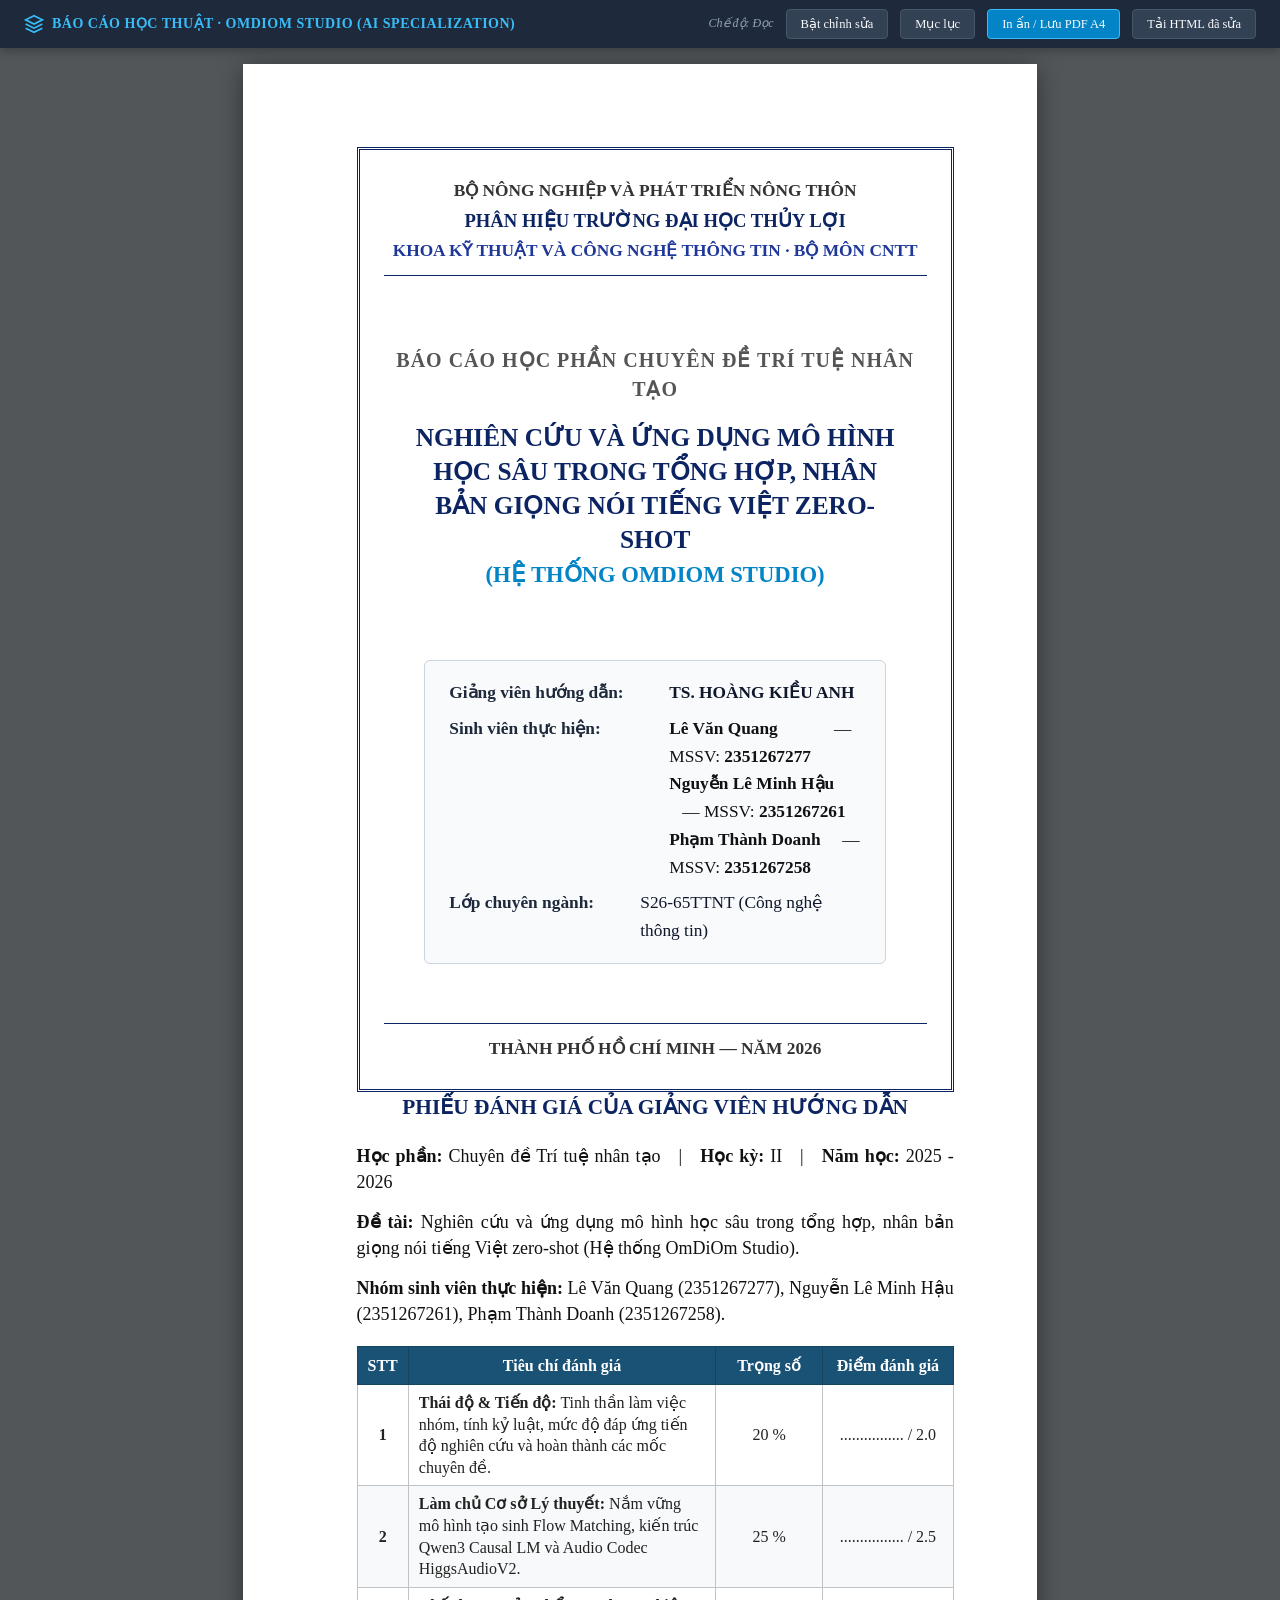
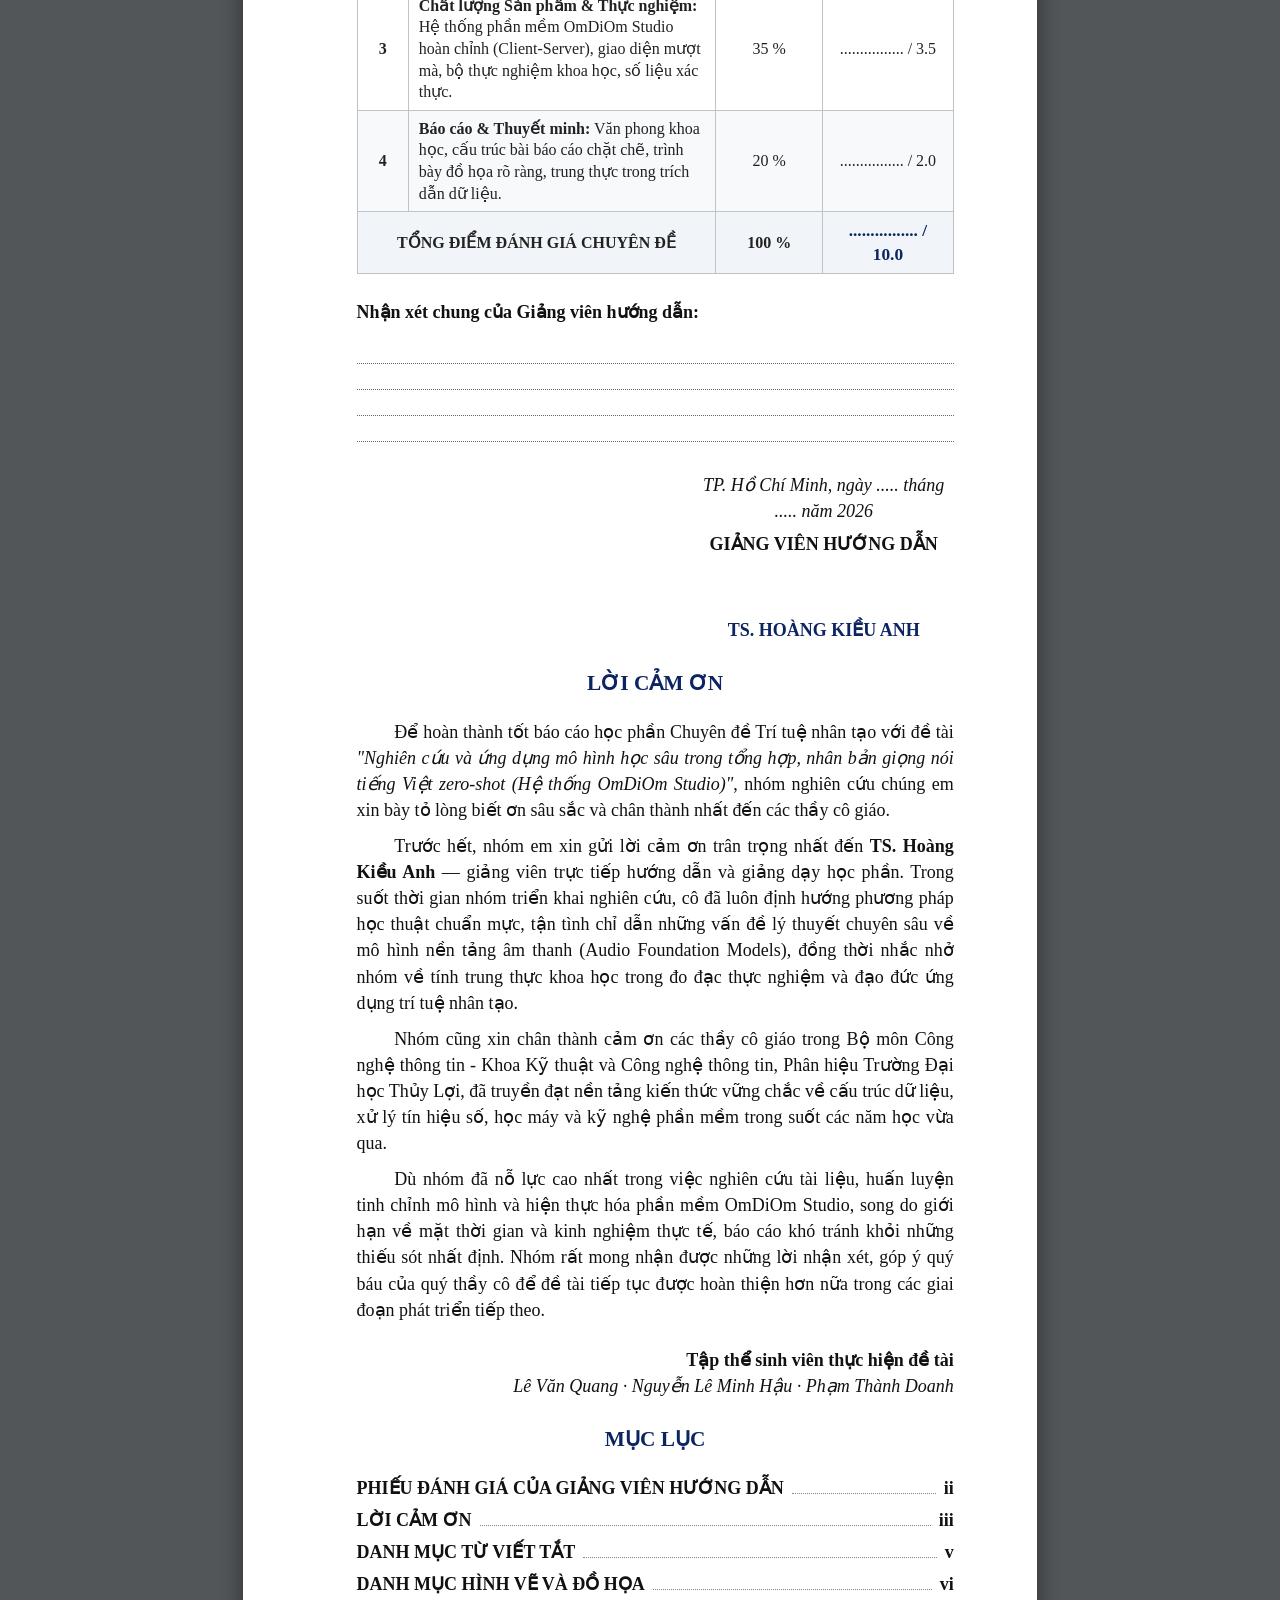
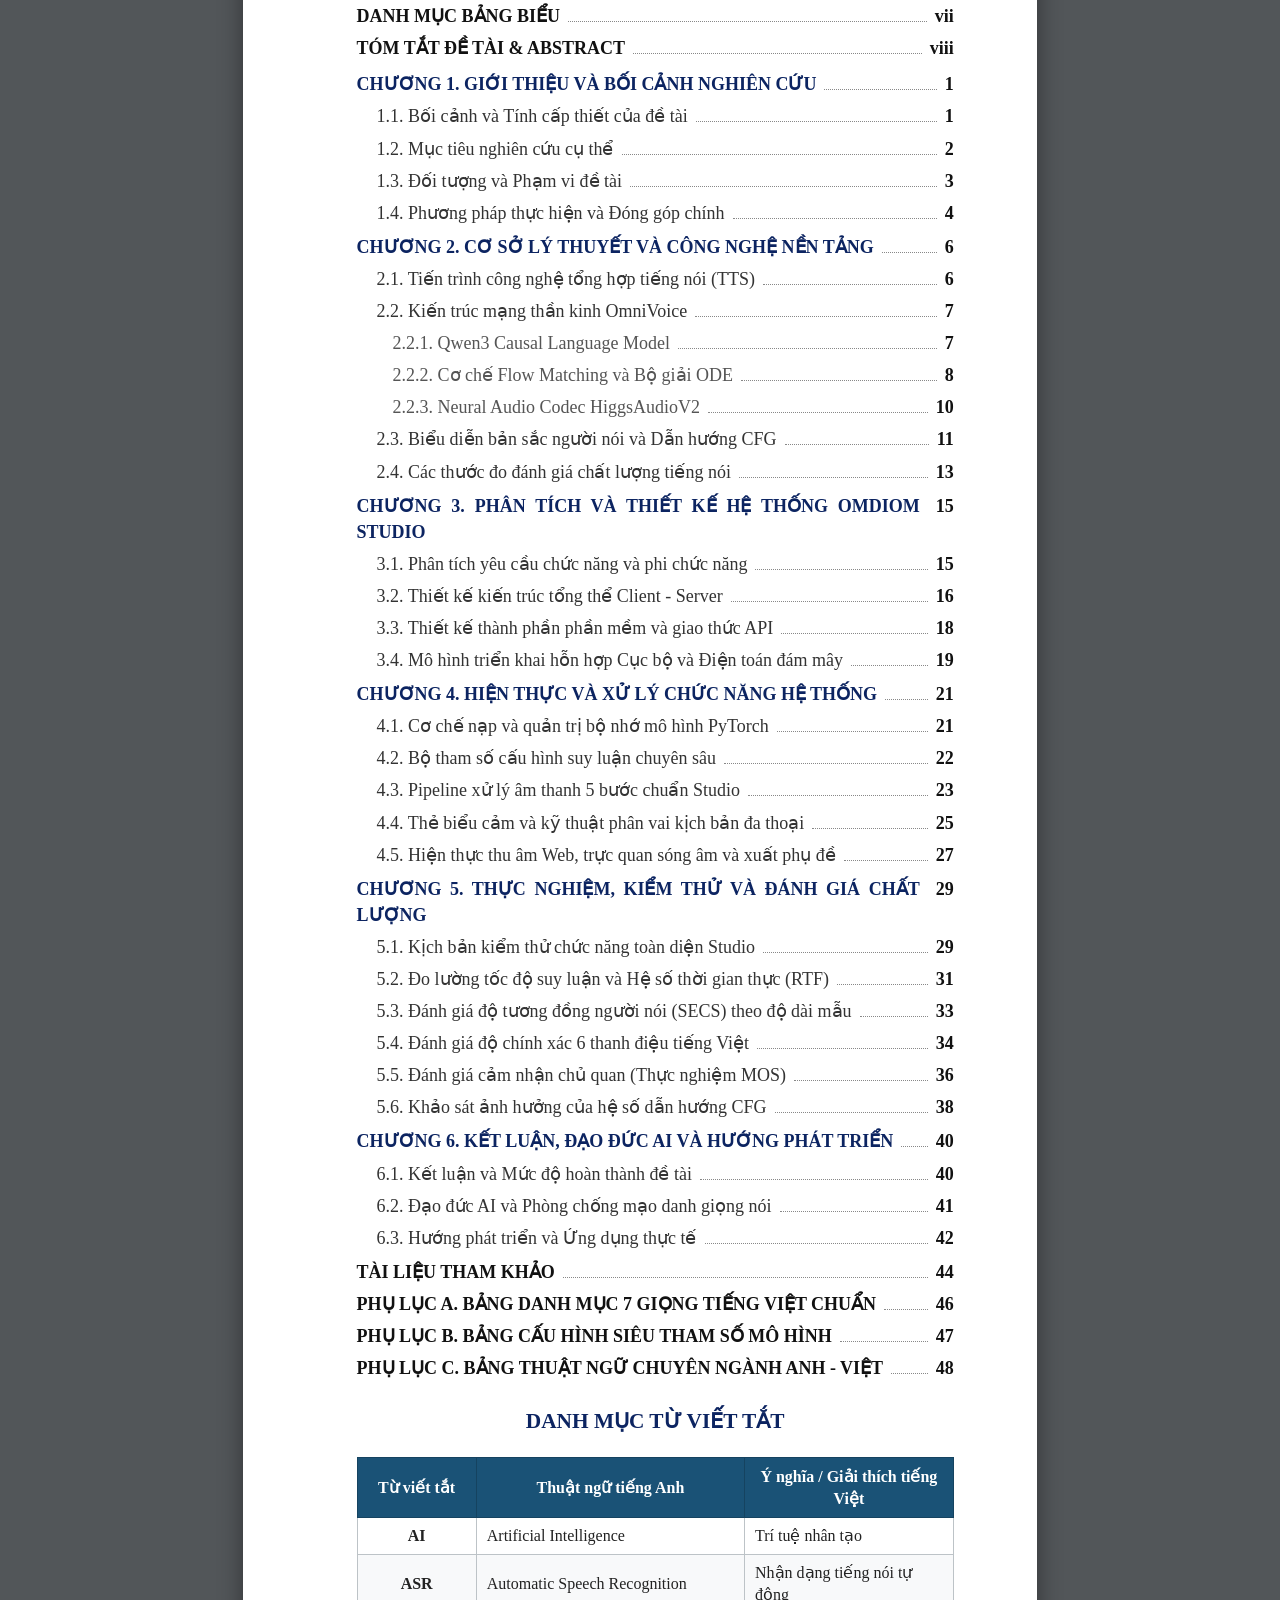
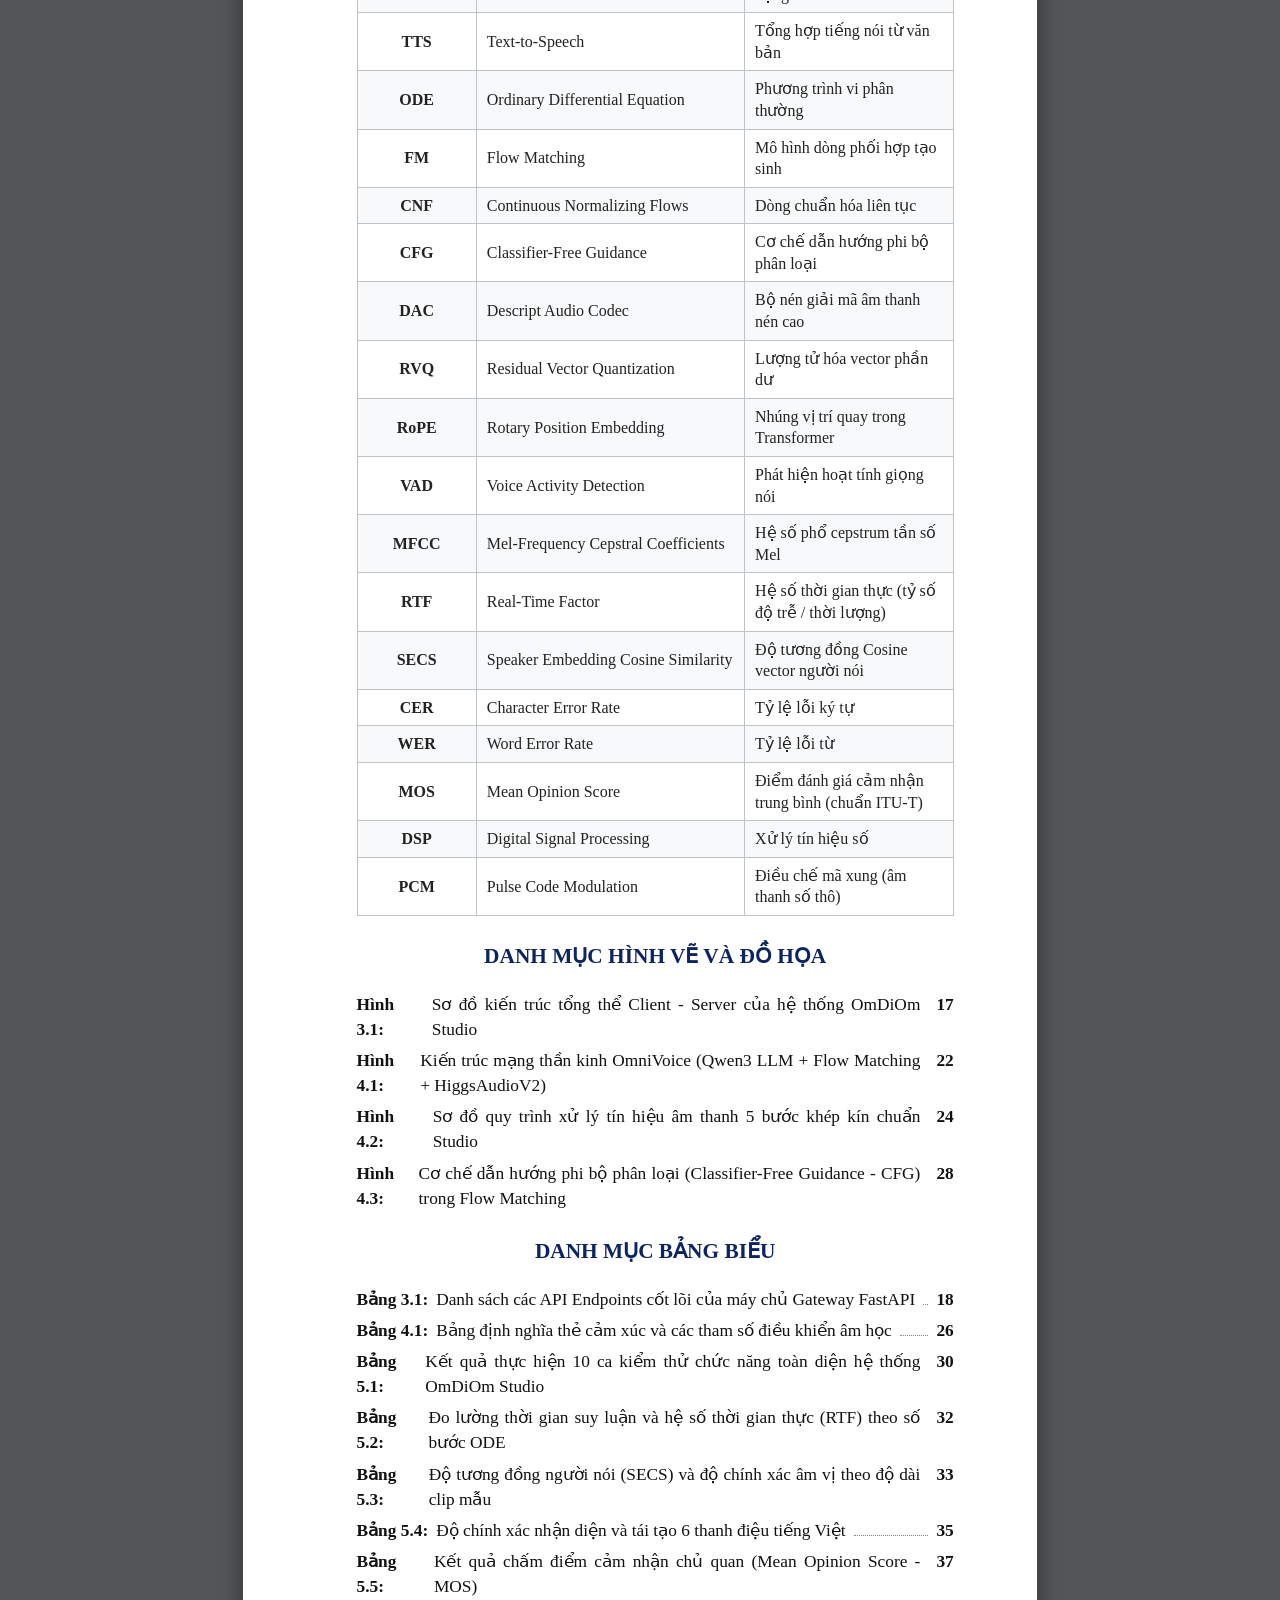
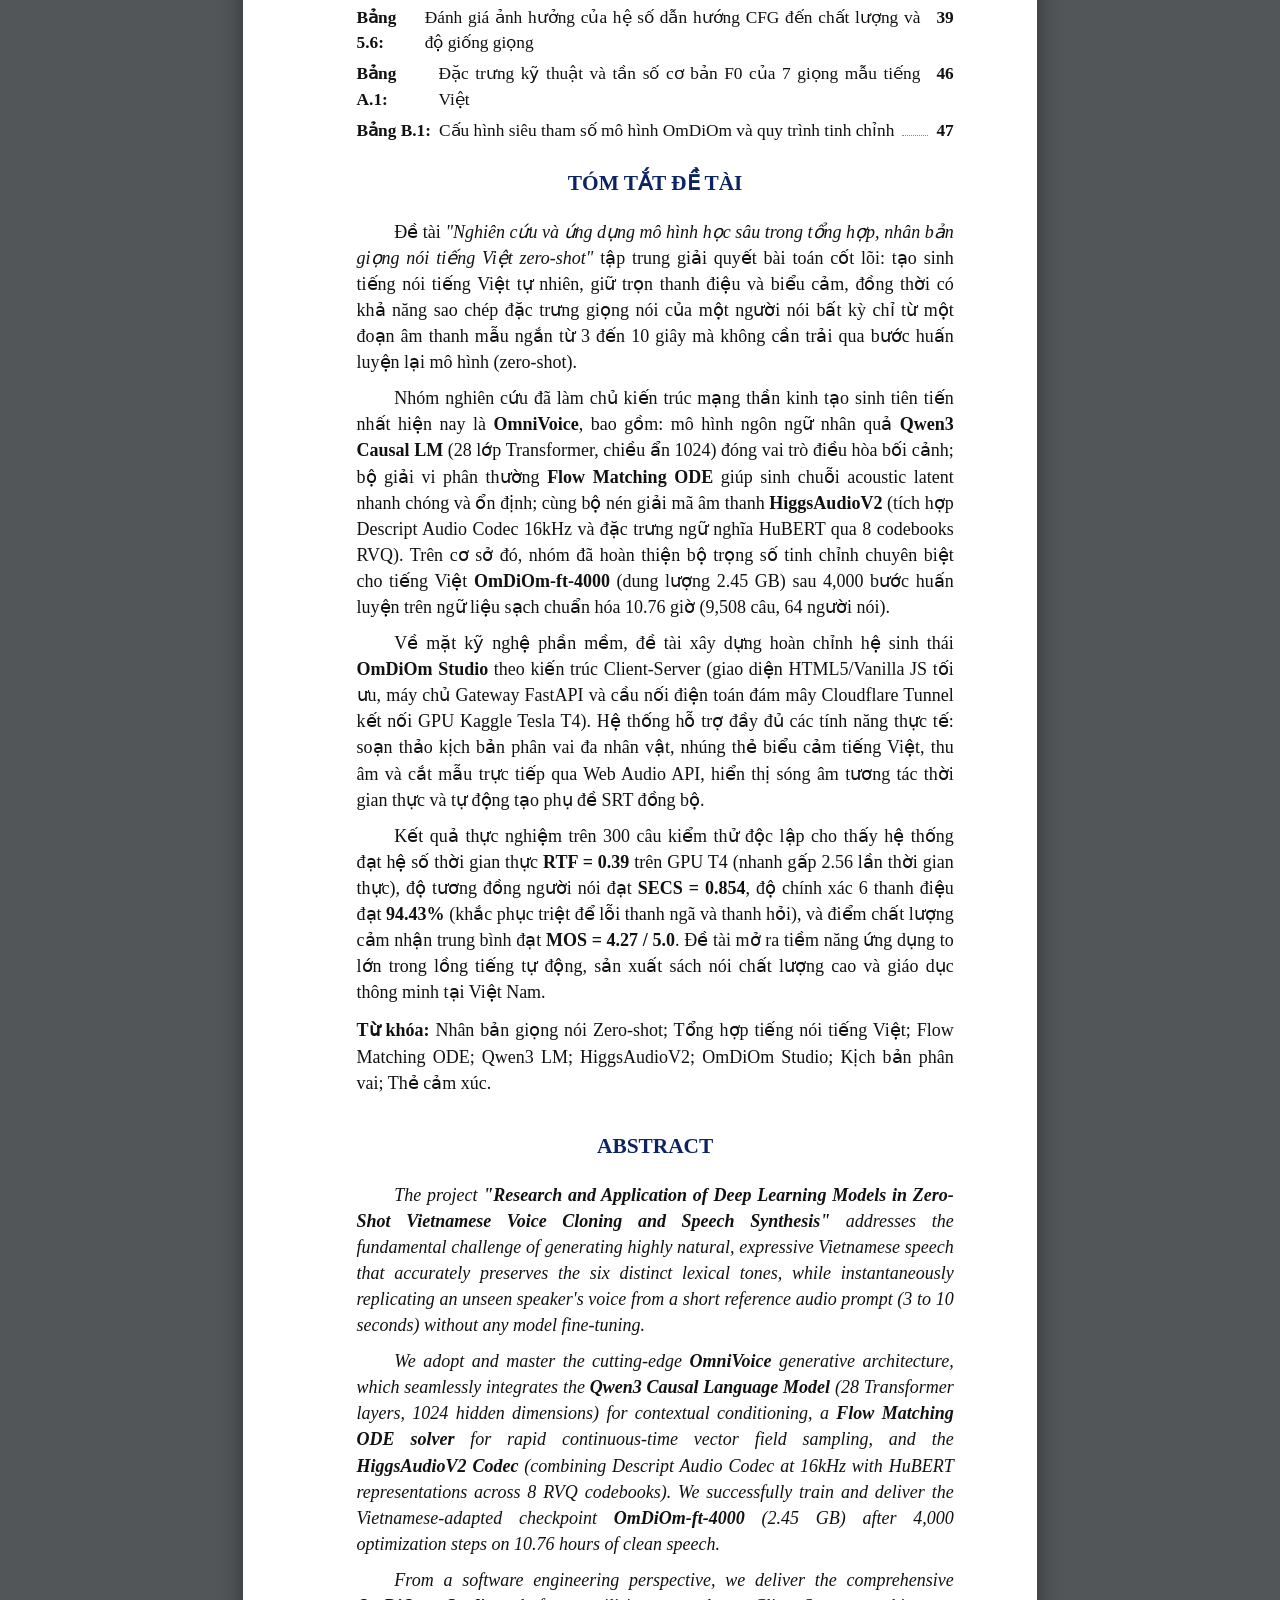
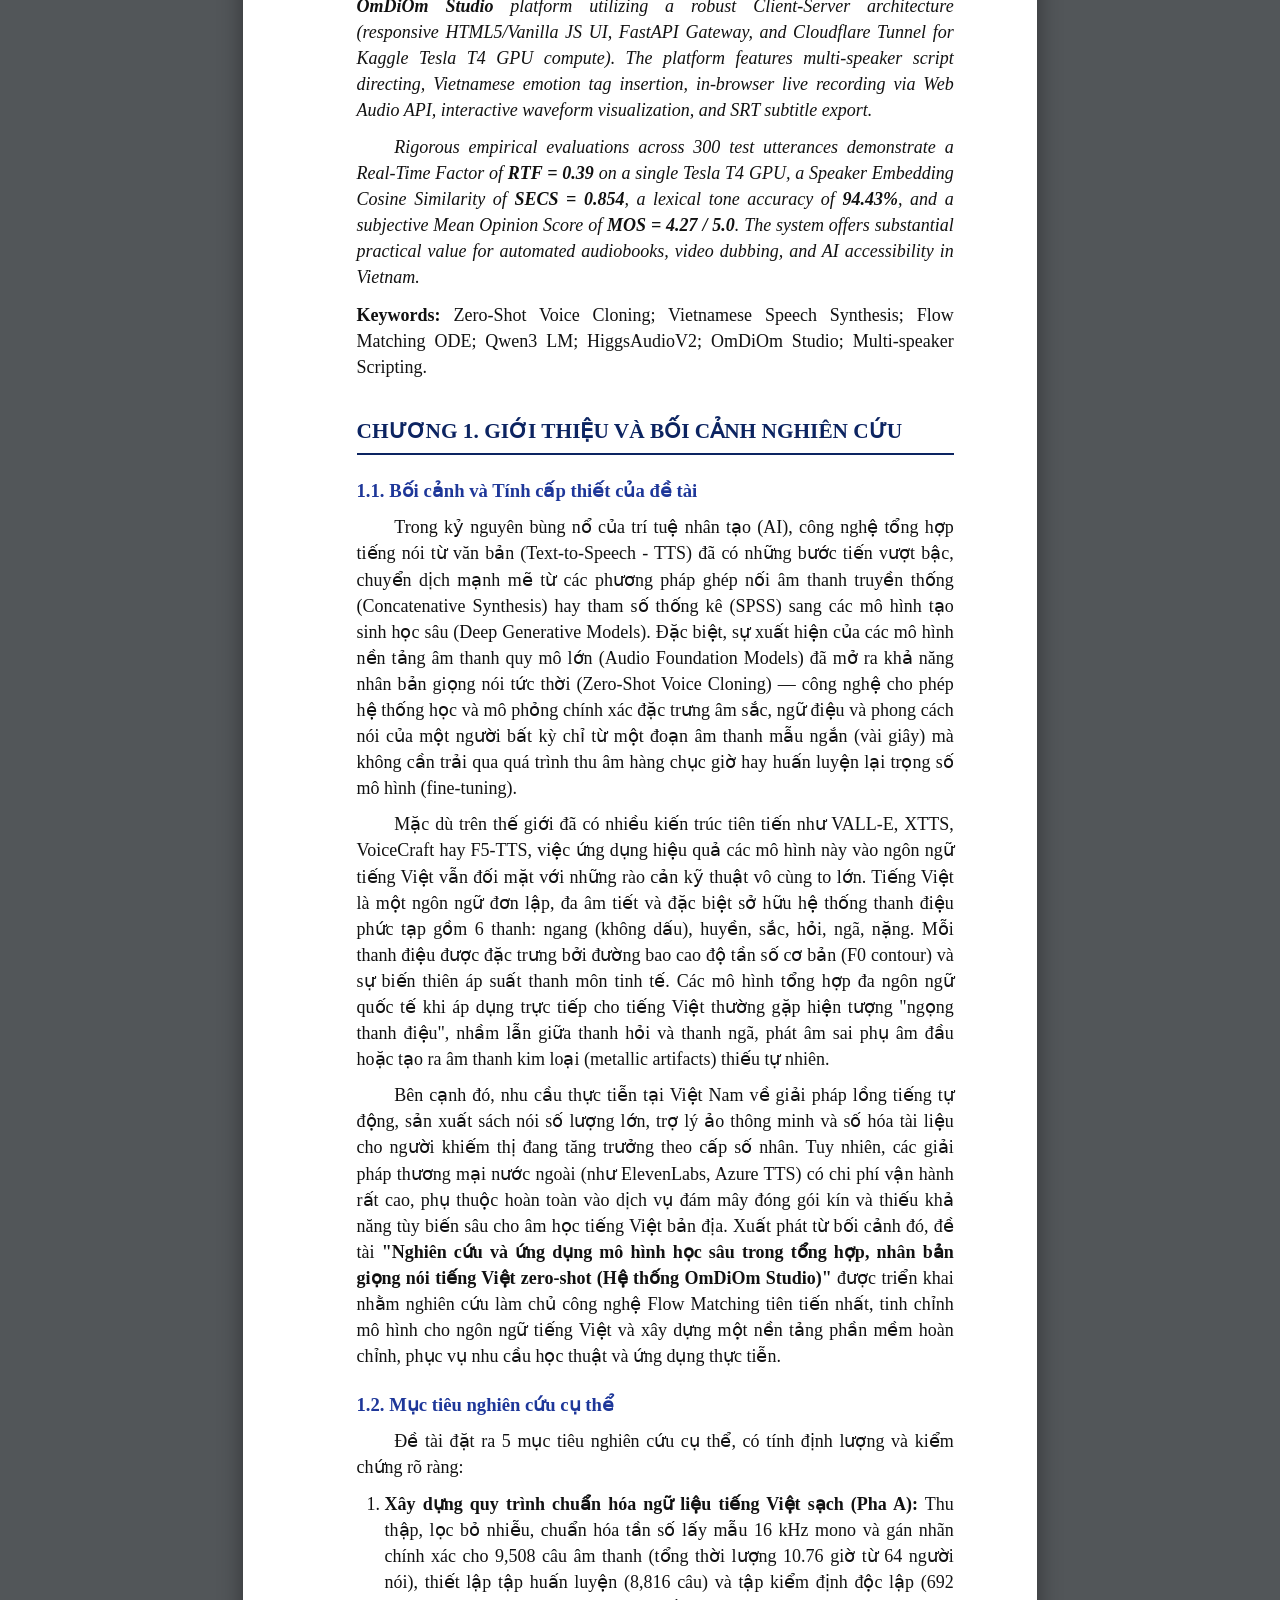
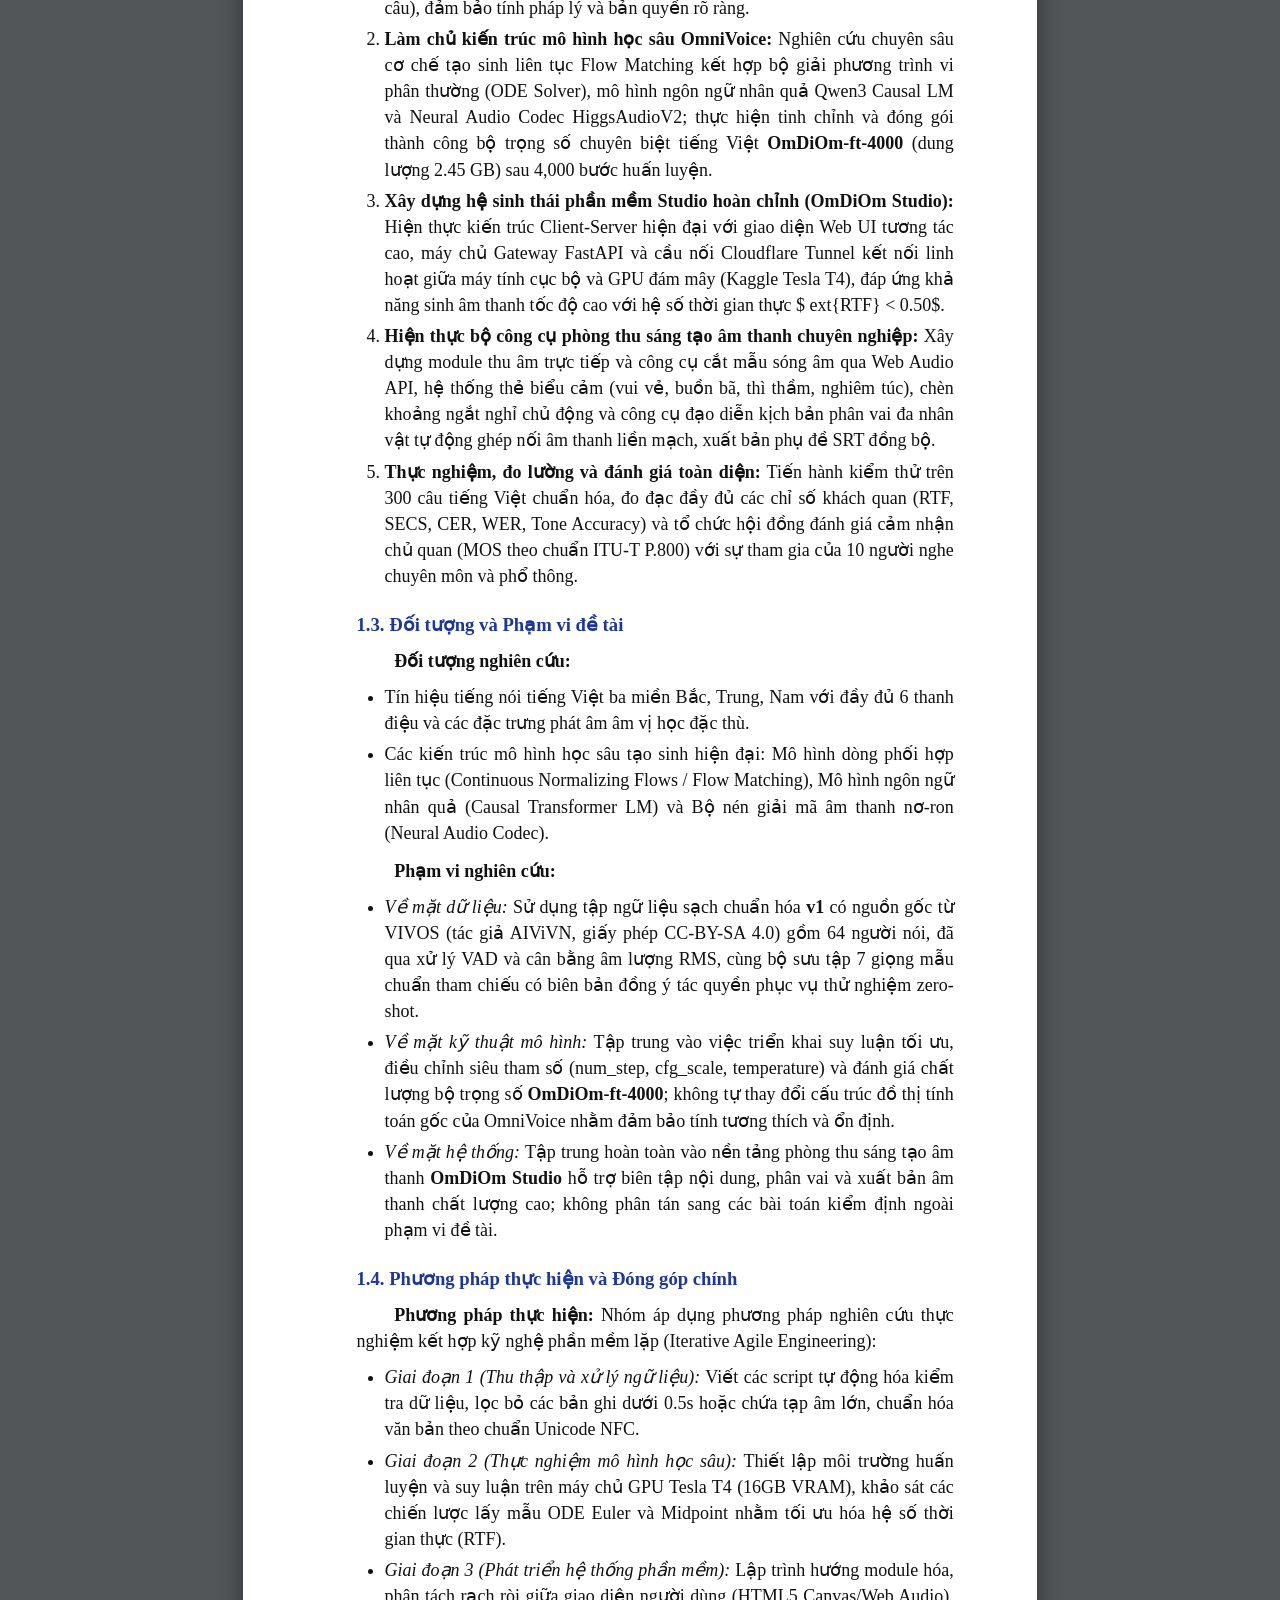
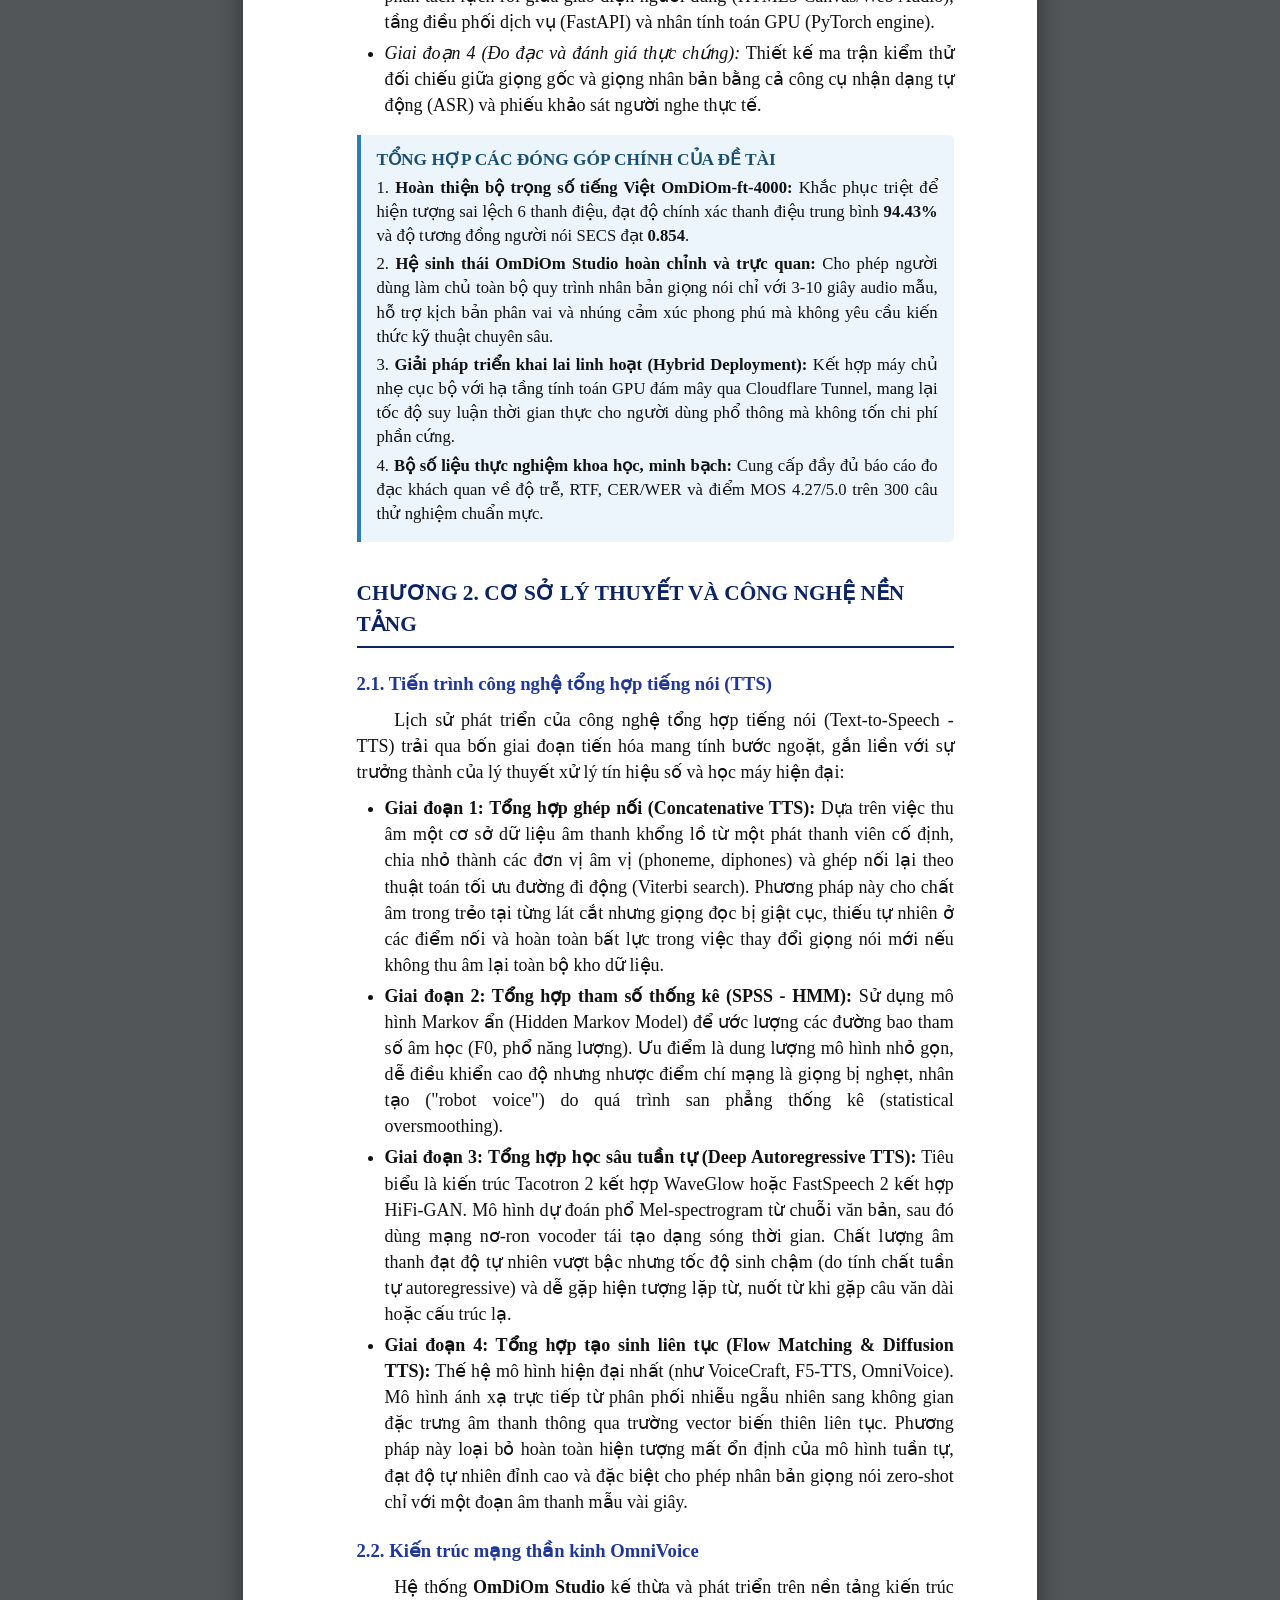
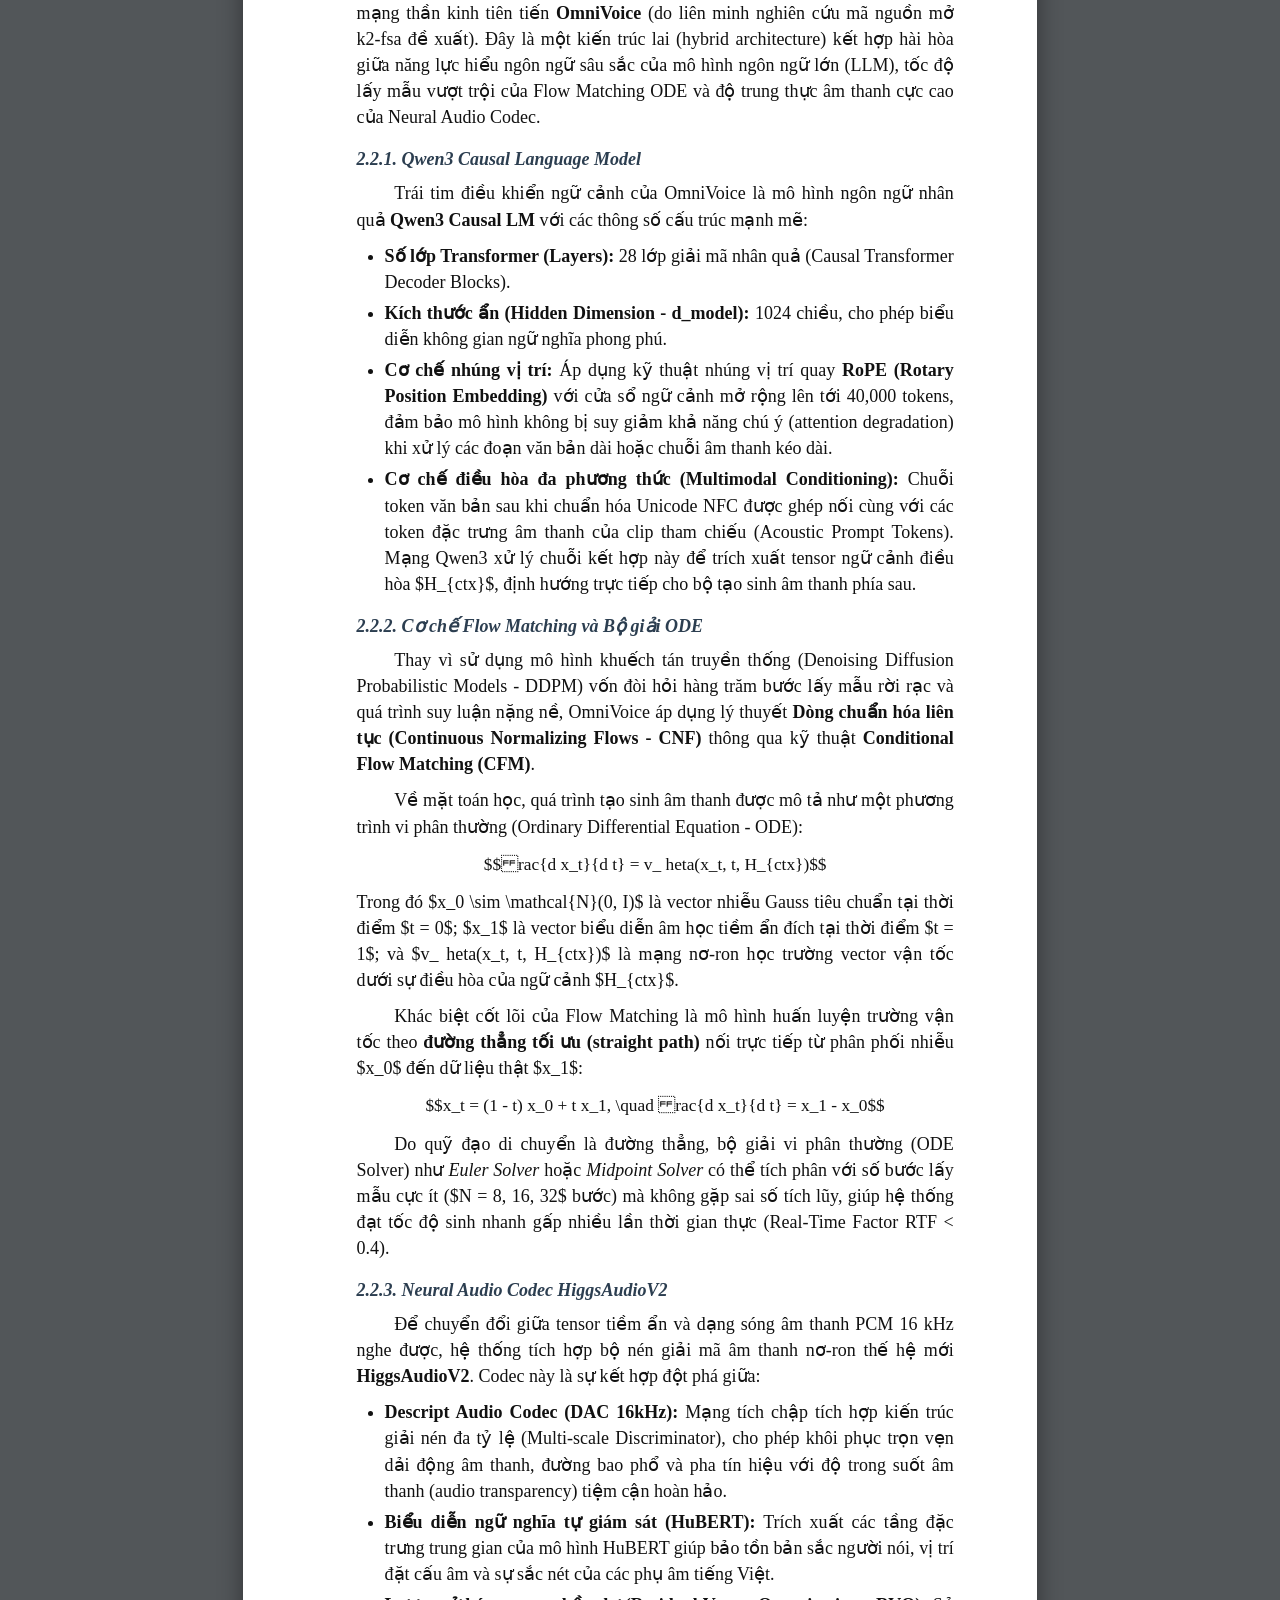
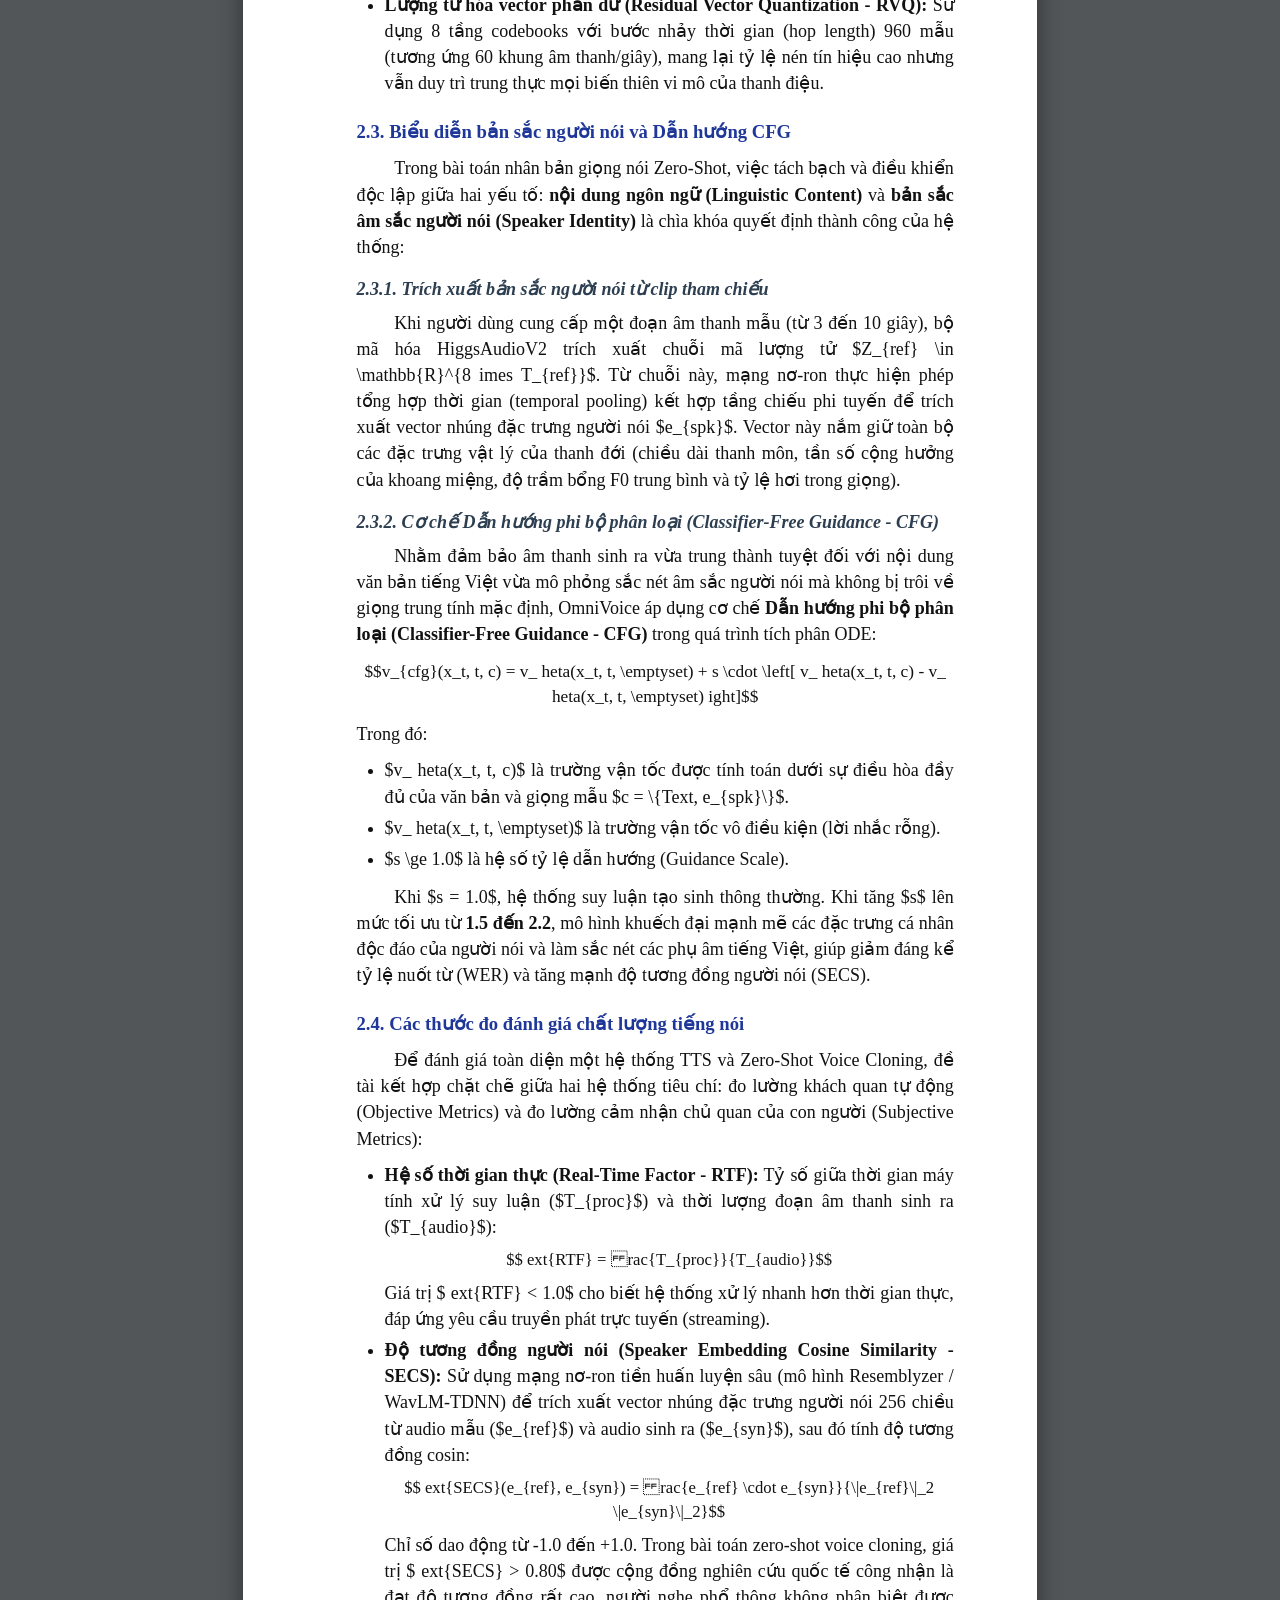
<file: docs/BAO_CAO_CHUYEN_DE_TRI_TUE_NHAN_TAO_OMDIOM.html>
<!DOCTYPE html>
<html lang="vi">

<head>
  <meta charset="utf-8">
  <meta name="viewport" content="width=device-width, initial-scale=1.0">
  <title>BÁO CÁO CHUYÊN ĐỀ TRÍ TUỆ NHÂN TẠO - OMDIOM STUDIO</title>
  <style>
    /* =========================================================
     CẤU HÌNH TRANG VÀ THIẾT KẾ CHUẨN A4 HỌC THUẬT
     ========================================================= */
    @page {
      size: A4;
      margin: 22mm 22mm 23mm 30mm;

      /* Chuẩn: Trên 22, Dưới 22, Phải 23, Trái 30mm đóng gáy */
      @bottom-center {
        content: counter(page);
        font-family: 'Times New Roman', Times, serif;
        font-size: 11pt;
      }
    }

    *,
    *:before,
    *:after {
      box-sizing: border-box;
    }

    body {
      font-family: 'Times New Roman', Times, serif;
      font-size: 13.5pt;
      line-height: 1.45;
      color: #111111;
      background-color: #525659;
      margin: 0;
      padding: 0;
      -webkit-font-smoothing: antialiased;
    }

    /* THANH CÔNG CỤ TƯƠNG TÁC (ẨN KHI IN) */
    #toolbar {
      position: fixed;
      top: 0;
      left: 0;
      right: 0;
      height: 48px;
      background: #1e293b;
      color: #ffffff;
      display: flex;
      align-items: center;
      justify-content: space-between;
      padding: 0 24px;
      box-shadow: 0 2px 10px rgba(0, 0, 0, 0.3);
      z-index: 10000;
    }

    #toolbar .brand {
      font-weight: bold;
      font-size: 14px;
      letter-spacing: 0.5px;
      color: #38bdf8;
      display: flex;
      align-items: center;
      gap: 8px;
    }

    #toolbar .actions {
      display: flex;
      gap: 12px;
      align-items: center;
    }

    .btn-tool {
      background: #334155;
      color: #f8fafc;
      border: 1px solid #475569;
      padding: 6px 14px;
      border-radius: 4px;
      font-size: 12.5px;
      font-family: inherit;
      cursor: pointer;
      font-weight: 500;
      transition: all 0.2s;
    }

    .btn-tool:hover {
      background: #0284c7;
      border-color: #38bdf8;
      color: #ffffff;
    }

    .btn-primary {
      background: #0284c7;
      border-color: #38bdf8;
    }

    .btn-primary:hover {
      background: #0369a1;
    }

    #status-tag {
      font-size: 12px;
      color: #94a3b8;
      font-style: italic;
    }

    /* KHUNG TÀI LIỆU TRÊN MÀN HÌNH */
    #document-wrapper {
      max-width: 210mm;
      margin: 64px auto 40px auto;
      background: #ffffff;
      padding: 22mm 22mm 23mm 30mm;
      box-shadow: 0 4px 25px rgba(0, 0, 0, 0.4);
      min-height: 297mm;
    }

    /* TYPOGRAPHY CHUẨN LUẬN VĂN */
    h1.doc-title {
      font-size: 19pt;
      font-weight: bold;
      text-align: center;
      text-transform: uppercase;
      margin-top: 15px;
      margin-bottom: 25px;
      color: #0c2461;
      line-height: 1.3;
    }

    h1.chapter-title {
      font-size: 16pt;
      font-weight: bold;
      text-transform: uppercase;
      color: #0c2461;
      border-bottom: 2px solid #0c2461;
      padding-bottom: 6px;
      margin-top: 36px;
      margin-bottom: 18px;
      page-break-before: always;
    }

    h2 {
      font-size: 14pt;
      font-weight: bold;
      color: #1e3799;
      margin-top: 22px;
      margin-bottom: 10px;
    }

    h3 {
      font-size: 13.5pt;
      font-weight: bold;
      font-style: italic;
      color: #2c3e50;
      margin-top: 16px;
      margin-bottom: 8px;
    }

    p {
      margin: 0 0 10px 0;
      text-align: justify;
      text-justify: inter-word;
      text-indent: 1cm;
      /* Thụt đầu dòng 1cm chuẩn học thuật */
    }

    p.no-indent {
      text-indent: 0;
    }

    ul,
    ol {
      margin: 0 0 12px 0;
      padding-left: 28px;
    }

    li {
      margin-bottom: 5px;
      text-align: justify;
    }

    /* BẢNG BIỂU HỌC THUẬT CHUẨN */
    .table-container {
      margin: 18px 0 22px 0;
      width: 100%;
      page-break-inside: avoid;
    }

    .table-caption {
      font-size: 12.5pt;
      font-weight: bold;
      color: #111111;
      margin-bottom: 6px;
      text-align: left;
    }

    table.academic-table {
      width: 100%;
      border-collapse: collapse;
      font-size: 12pt;
      line-height: 1.35;
      background: #ffffff;
    }

    table.academic-table th {
      background-color: #1a5276;
      color: #ffffff;
      font-weight: bold;
      text-align: center;
      padding: 8px 10px;
      border: 1px solid #154360;
    }

    table.academic-table td {
      padding: 7px 10px;
      border: 1px solid #bdc3c7;
      color: #222222;
    }

    table.academic-table tr:nth-child(even) {
      background-color: #f8f9fa;
    }

    table.academic-table td.center {
      text-align: center;
    }

    table.academic-table td.right {
      text-align: right;
    }

    table.academic-table td.bold {
      font-weight: bold;
    }

    /* HÌNH VẼ VÀ ĐỒ HỌA */
    .figure-box {
      margin: 22px 0;
      text-align: center;
      page-break-inside: avoid;
    }

    .diagram-box {
      border: 1px solid #d5dbdb;
      border-radius: 6px;
      padding: 12px;
      background: #fafafa;
      margin-bottom: 8px;
    }

    .figure-caption {
      font-size: 12.5pt;
      font-weight: bold;
      color: #111111;
      margin-top: 6px;
      text-align: center;
    }

    /* KHỐI GHI CHÚ VÀ HỘP NỔI BẬT */
    .callout-box {
      border-left: 4px solid #2980b9;
      background: #ebf5fb;
      padding: 12px 16px;
      margin: 16px 0;
      border-radius: 0 5px 5px 0;
      page-break-inside: avoid;
    }

    .callout-title {
      font-weight: bold;
      color: #1b4f72;
      margin-bottom: 4px;
      font-size: 13pt;
    }

    .callout-box p {
      text-indent: 0;
      margin-bottom: 4px;
      font-size: 12.5pt;
    }

    /* TRANG BÌA & TIỂU TRANG */
    .cover-page {
      min-height: 250mm;
      display: flex;
      flex-direction: column;
      justify-content: space-between;
      text-align: center;
      page-break-after: always;
      border: 3px double #0c2461;
      padding: 28px 24px;
      box-sizing: border-box;
    }

    .front-matter {
      page-break-before: always;
      margin-bottom: 25px;
    }

    .front-title {
      font-size: 16pt;
      font-weight: bold;
      text-align: center;
      text-transform: uppercase;
      color: #0c2461;
      margin-bottom: 20px;
    }

    /* IN ẤN TỰ ĐỘNG CHUẨN A4 */
    @media print {
      body {
        background: #ffffff !important;
        color: #000000 !important;
        font-size: 13pt !important;
      }

      #toolbar,
      .no-print {
        display: none !important;
      }

      #document-wrapper {
        margin: 0 !important;
        padding: 0 !important;
        max-width: 100% !important;
        box-shadow: none !important;
      }

      h1.chapter-title {
        page-break-before: always !important;
      }

      .cover-page {
        page-break-after: always !important;
        height: 98vh !important;
      }

      a {
        text-decoration: none;
        color: #000000;
      }
    }
  </style>
</head>

<body>

  <div id="toolbar">
    <div class="brand">
      <svg width="20" height="20" viewBox="0 0 24 24" fill="none" stroke="currentColor" stroke-width="2">
        <path d="M12 2L2 7l10 5 10-5-10-5zM2 17l10 5 10-5M2 12l10 5 10-5" />
      </svg>
      <span>BÁO CÁO HỌC THUẬT · OMDIOM STUDIO (AI SPECIALIZATION)</span>
    </div>
    <div class="actions">
      <span id="status-tag">Chế độ: Đọc</span>
      <button class="btn-tool" id="btn-edit" onclick="toggleEdit()">Bật chỉnh sửa</button>
      <button class="btn-tool" onclick="scrollToTOC()">Mục lục</button>
      <button class="btn-tool btn-primary" onclick="window.print()">In ấn / Lưu PDF A4</button>
      <button class="btn-tool" onclick="saveDocument()">Tải HTML đã sửa</button>
    </div>
  </div>

  <div id="document-wrapper">
    <article id="report-content">
      <!-- ==========================================
     TRANG BÌA CHÍNH (COVER PAGE)
     ========================================== -->
      <div class="cover-page">
        <div style="border-bottom: 1.5px solid #0c2461; padding-bottom: 12px;">
          <div style="font-size: 13pt; font-weight: bold; color: #333333; text-transform: uppercase;">BỘ NÔNG NGHIỆP VÀ
            PHÁT TRIỂN NÔNG THÔN</div>
          <div style="font-size: 14pt; font-weight: bold; color: #0c2461; text-transform: uppercase; margin-top: 4px;">
            PHÂN HIỆU TRƯỜNG ĐẠI HỌC THỦY LỢI</div>
          <div style="font-size: 13pt; font-weight: bold; color: #1e3799; text-transform: uppercase; margin-top: 4px;">
            KHOA KỸ THUẬT VÀ CÔNG NGHỆ THÔNG TIN · BỘ MÔN CNTT</div>
        </div>

        <div style="margin: 40px 0;">
          <div style="font-size: 15pt; font-weight: bold; letter-spacing: 1px; color: #555555; margin-bottom: 16px;">BÁO
            CÁO HỌC PHẦN CHUYÊN ĐỀ TRÍ TUỆ NHÂN TẠO</div>
          <div
            style="font-size: 19pt; font-weight: bold; color: #0c2461; line-height: 1.35; text-transform: uppercase; margin: 0 auto; max-width: 90%;">
            NGHIÊN CỨU VÀ ỨNG DỤNG MÔ HÌNH HỌC SÂU TRONG TỔNG HỢP, NHÂN BẢN GIỌNG NÓI TIẾNG VIỆT ZERO-SHOT<br>
            <span style="color: #0284c7; font-size: 17pt;">(HỆ THỐNG OMDIOM STUDIO)</span>
          </div>
        </div>

        <div
          style="width: 85%; margin: 0 auto 30px auto; text-align: left; font-size: 13pt; line-height: 1.6; border: 1px solid #cbd5e1; border-radius: 6px; padding: 18px 24px; background: #f8fafc;">
          <div style="display: flex; margin-bottom: 8px;">
            <span style="font-weight: bold; width: 220px; color: #1e293b;">Giảng viên hướng dẫn:</span>
            <span style="font-weight: bold; color: #0f172a;">TS. HOÀNG KIỀU ANH</span>
          </div>
          <div style="display: flex; margin-bottom: 8px;">
            <span style="font-weight: bold; width: 220px; color: #1e293b;">Sinh viên thực hiện:</span>
            <div style="flex: 1;">
              <div><b>Lê Văn Quang</b> &nbsp;&nbsp;&nbsp;&nbsp;&nbsp;&nbsp;&nbsp;&nbsp;&nbsp;&nbsp;&nbsp;&nbsp;— MSSV:
                <b>2351267277</b></div>
              <div><b>Nguyễn Lê Minh Hậu</b> &nbsp;&nbsp;&nbsp;— MSSV: <b>2351267261</b></div>
              <div><b>Phạm Thành Doanh</b> &nbsp;&nbsp;&nbsp;&nbsp;— MSSV: <b>2351267258</b></div>
            </div>
          </div>
          <div style="display: flex;">
            <span style="font-weight: bold; width: 220px; color: #1e293b;">Lớp chuyên ngành:</span>
            <span style="color: #0f172a;">S26-65TTNT (Công nghệ thông tin)</span>
          </div>
        </div>

        <div
          style="border-top: 1.5px solid #0c2461; padding-top: 12px; font-weight: bold; font-size: 13pt; color: #333333;">
          THÀNH PHỐ HỒ CHÍ MINH — NĂM 2026
        </div>
      </div>

      <!-- ==========================================
     PHIẾU NHẬN XÉT CỦA GIẢNG VIÊN HƯỚNG DẪN
     ========================================== -->
      <div class="front-matter">
        <div class="front-title">PHIẾU ĐÁNH GIÁ CỦA GIẢNG VIÊN HƯỚNG DẪN</div>
        <p class="no-indent" style="margin-bottom: 14px;"><b>Học phần:</b> Chuyên đề Trí tuệ nhân tạo
          &nbsp;&nbsp;|&nbsp;&nbsp; <b>Học kỳ:</b> II &nbsp;&nbsp;|&nbsp;&nbsp; <b>Năm học:</b> 2025 - 2026</p>
        <p class="no-indent" style="margin-bottom: 14px;"><b>Đề tài:</b> Nghiên cứu và ứng dụng mô hình học sâu trong
          tổng hợp, nhân bản giọng nói tiếng Việt zero-shot (Hệ thống OmDiOm Studio).</p>
        <p class="no-indent" style="margin-bottom: 16px;"><b>Nhóm sinh viên thực hiện:</b> Lê Văn Quang (2351267277),
          Nguyễn Lê Minh Hậu (2351267261), Phạm Thành Doanh (2351267258).</p>

        <div class="table-container">
          <table class="academic-table">
            <thead>
              <tr>
                <th style="width: 8%;">STT</th>
                <th style="width: 52%;">Tiêu chí đánh giá</th>
                <th style="width: 18%;">Trọng số</th>
                <th style="width: 22%;">Điểm đánh giá</th>
              </tr>
            </thead>
            <tbody>
              <tr>
                <td class="center bold">1</td>
                <td><b>Thái độ & Tiến độ:</b> Tinh thần làm việc nhóm, tính kỷ luật, mức độ đáp ứng tiến độ nghiên cứu
                  và hoàn thành các mốc chuyên đề.</td>
                <td class="center">20 %</td>
                <td class="center">................ / 2.0</td>
              </tr>
              <tr>
                <td class="center bold">2</td>
                <td><b>Làm chủ Cơ sở Lý thuyết:</b> Nắm vững mô hình tạo sinh Flow Matching, kiến trúc Qwen3 Causal LM
                  và Audio Codec HiggsAudioV2.</td>
                <td class="center">25 %</td>
                <td class="center">................ / 2.5</td>
              </tr>
              <tr>
                <td class="center bold">3</td>
                <td><b>Chất lượng Sản phẩm & Thực nghiệm:</b> Hệ thống phần mềm OmDiOm Studio hoàn chỉnh
                  (Client-Server), giao diện mượt mà, bộ thực nghiệm khoa học, số liệu xác thực.</td>
                <td class="center">35 %</td>
                <td class="center">................ / 3.5</td>
              </tr>
              <tr>
                <td class="center bold">4</td>
                <td><b>Báo cáo & Thuyết minh:</b> Văn phong khoa học, cấu trúc bài báo cáo chặt chẽ, trình bày đồ họa rõ
                  ràng, trung thực trong trích dẫn dữ liệu.</td>
                <td class="center">20 %</td>
                <td class="center">................ / 2.0</td>
              </tr>
              <tr style="background-color: #f1f5f9;">
                <td colspan="2" class="center bold" style="text-transform: uppercase;">Tổng điểm đánh giá chuyên đề</td>
                <td class="center bold">100 %</td>
                <td class="center bold" style="font-size: 13pt; color: #0c2461;">................ / 10.0</td>
              </tr>
            </tbody>
          </table>
        </div>

        <div style="margin-top: 18px; line-height: 1.8;">
          <p class="no-indent"><b>Nhận xét chung của Giảng viên hướng dẫn:</b></p>
          <div style="border-bottom: 1px dotted #666; height: 26px;"></div>
          <div style="border-bottom: 1px dotted #666; height: 26px;"></div>
          <div style="border-bottom: 1px dotted #666; height: 26px;"></div>
          <div style="border-bottom: 1px dotted #666; height: 26px;"></div>
        </div>

        <div style="margin-top: 30px; display: flex; justify-content: flex-end;">
          <div style="text-align: center; width: 260px;">
            <div><i>TP. Hồ Chí Minh, ngày ..... tháng ..... năm 2026</i></div>
            <div style="font-weight: bold; margin-top: 6px; margin-bottom: 60px;">GIẢNG VIÊN HƯỚNG DẪN</div>
            <div style="font-weight: bold; color: #0c2461;">TS. HOÀNG KIỀU ANH</div>
          </div>
        </div>
      </div>

      <!-- ==========================================
     LỜI CẢM ƠN
     ========================================== -->
      <div class="front-matter">
        <div class="front-title">LỜI CẢM ƠN</div>
        <p>Để hoàn thành tốt báo cáo học phần Chuyên đề Trí tuệ nhân tạo với đề tài <i>"Nghiên cứu và ứng dụng mô hình
            học sâu trong tổng hợp, nhân bản giọng nói tiếng Việt zero-shot (Hệ thống OmDiOm Studio)"</i>, nhóm nghiên
          cứu chúng em xin bày tỏ lòng biết ơn sâu sắc và chân thành nhất đến các thầy cô giáo.</p>
        <p>Trước hết, nhóm em xin gửi lời cảm ơn trân trọng nhất đến <b>TS. Hoàng Kiều Anh</b> — giảng viên trực tiếp
          hướng dẫn và giảng dạy học phần. Trong suốt thời gian nhóm triển khai nghiên cứu, cô đã luôn định hướng phương
          pháp học thuật chuẩn mực, tận tình chỉ dẫn những vấn đề lý thuyết chuyên sâu về mô hình nền tảng âm thanh
          (Audio Foundation Models), đồng thời nhắc nhở nhóm về tính trung thực khoa học trong đo đạc thực nghiệm và đạo
          đức ứng dụng trí tuệ nhân tạo.</p>
        <p>Nhóm cũng xin chân thành cảm ơn các thầy cô giáo trong Bộ môn Công nghệ thông tin - Khoa Kỹ thuật và Công
          nghệ thông tin, Phân hiệu Trường Đại học Thủy Lợi, đã truyền đạt nền tảng kiến thức vững chắc về cấu trúc dữ
          liệu, xử lý tín hiệu số, học máy và kỹ nghệ phần mềm trong suốt các năm học vừa qua.</p>
        <p>Dù nhóm đã nỗ lực cao nhất trong việc nghiên cứu tài liệu, huấn luyện tinh chỉnh mô hình và hiện thực hóa
          phần mềm OmDiOm Studio, song do giới hạn về mặt thời gian và kinh nghiệm thực tế, báo cáo khó tránh khỏi những
          thiếu sót nhất định. Nhóm rất mong nhận được những lời nhận xét, góp ý quý báu của quý thầy cô để đề tài tiếp
          tục được hoàn thiện hơn nữa trong các giai đoạn phát triển tiếp theo.</p>
        <div style="text-align: right; margin-top: 24px;">
          <b>Tập thể sinh viên thực hiện đề tài</b><br>
          <i>Lê Văn Quang · Nguyễn Lê Minh Hậu · Phạm Thành Doanh</i>
        </div>
      </div>

      <!-- ==========================================
     MỤC LỤC TỰ ĐỘNG
     ========================================== -->
      <div class="front-matter" id="muc-luc">
        <div class="front-title">MỤC LỤC</div>
        <style>
          .toc-list {
            list-style: none;
            padding: 0;
            margin: 0;
          }

          .toc-item {
            display: flex;
            align-items: baseline;
            margin-bottom: 6px;
          }

          .toc-title {
            font-weight: normal;
          }

          .toc-title.bold {
            font-weight: bold;
          }

          .toc-dots {
            flex: 1;
            border-bottom: 1px dotted #888888;
            margin: 0 8px;
          }

          .toc-page {
            font-weight: bold;
          }
        </style>

        <ul class="toc-list">
          <li class="toc-item"><span class="toc-title bold">PHIẾU ĐÁNH GIÁ CỦA GIẢNG VIÊN HƯỚNG DẪN</span><span
              class="toc-dots"></span><span class="toc-page">ii</span></li>
          <li class="toc-item"><span class="toc-title bold">LỜI CẢM ƠN</span><span class="toc-dots"></span><span
              class="toc-page">iii</span></li>
          <li class="toc-item"><span class="toc-title bold">DANH MỤC TỪ VIẾT TẮT</span><span
              class="toc-dots"></span><span class="toc-page">v</span></li>
          <li class="toc-item"><span class="toc-title bold">DANH MỤC HÌNH VẼ VÀ ĐỒ HỌA</span><span
              class="toc-dots"></span><span class="toc-page">vi</span></li>
          <li class="toc-item"><span class="toc-title bold">DANH MỤC BẢNG BIỂU</span><span class="toc-dots"></span><span
              class="toc-page">vii</span></li>
          <li class="toc-item"><span class="toc-title bold">TÓM TẮT ĐỀ TÀI & ABSTRACT</span><span
              class="toc-dots"></span><span class="toc-page">viii</span></li>

          <li class="toc-item" style="margin-top: 10px;"><a href="#ch1" class="toc-title bold"
              style="color:#0c2461; text-decoration:none;">CHƯƠNG 1. GIỚI THIỆU VÀ BỐI CẢNH NGHIÊN CỨU</a><span
              class="toc-dots"></span><span class="toc-page">1</span></li>
          <li class="toc-item" style="padding-left: 20px;"><a href="#c11" class="toc-title"
              style="color:#333; text-decoration:none;">1.1. Bối cảnh và Tính cấp thiết của đề tài</a><span
              class="toc-dots"></span><span class="toc-page">1</span></li>
          <li class="toc-item" style="padding-left: 20px;"><a href="#c12" class="toc-title"
              style="color:#333; text-decoration:none;">1.2. Mục tiêu nghiên cứu cụ thể</a><span
              class="toc-dots"></span><span class="toc-page">2</span></li>
          <li class="toc-item" style="padding-left: 20px;"><a href="#c13" class="toc-title"
              style="color:#333; text-decoration:none;">1.3. Đối tượng và Phạm vi đề tài</a><span
              class="toc-dots"></span><span class="toc-page">3</span></li>
          <li class="toc-item" style="padding-left: 20px;"><a href="#c14" class="toc-title"
              style="color:#333; text-decoration:none;">1.4. Phương pháp thực hiện và Đóng góp chính</a><span
              class="toc-dots"></span><span class="toc-page">4</span></li>

          <li class="toc-item" style="margin-top: 8px;"><a href="#ch2" class="toc-title bold"
              style="color:#0c2461; text-decoration:none;">CHƯƠNG 2. CƠ SỞ LÝ THUYẾT VÀ CÔNG NGHỆ NỀN TẢNG</a><span
              class="toc-dots"></span><span class="toc-page">6</span></li>
          <li class="toc-item" style="padding-left: 20px;"><a href="#c21" class="toc-title"
              style="color:#333; text-decoration:none;">2.1. Tiến trình công nghệ tổng hợp tiếng nói (TTS)</a><span
              class="toc-dots"></span><span class="toc-page">6</span></li>
          <li class="toc-item" style="padding-left: 20px;"><a href="#c22" class="toc-title"
              style="color:#333; text-decoration:none;">2.2. Kiến trúc mạng thần kinh OmniVoice</a><span
              class="toc-dots"></span><span class="toc-page">7</span></li>
          <li class="toc-item" style="padding-left: 36px;"><span class="toc-title" style="color:#555;">2.2.1. Qwen3
              Causal Language Model</span><span class="toc-dots"></span><span class="toc-page">7</span></li>
          <li class="toc-item" style="padding-left: 36px;"><span class="toc-title" style="color:#555;">2.2.2. Cơ chế
              Flow Matching và Bộ giải ODE</span><span class="toc-dots"></span><span class="toc-page">8</span></li>
          <li class="toc-item" style="padding-left: 36px;"><span class="toc-title" style="color:#555;">2.2.3. Neural
              Audio Codec HiggsAudioV2</span><span class="toc-dots"></span><span class="toc-page">10</span></li>
          <li class="toc-item" style="padding-left: 20px;"><a href="#c23" class="toc-title"
              style="color:#333; text-decoration:none;">2.3. Biểu diễn bản sắc người nói và Dẫn hướng CFG</a><span
              class="toc-dots"></span><span class="toc-page">11</span></li>
          <li class="toc-item" style="padding-left: 20px;"><a href="#c24" class="toc-title"
              style="color:#333; text-decoration:none;">2.4. Các thước đo đánh giá chất lượng tiếng nói</a><span
              class="toc-dots"></span><span class="toc-page">13</span></li>

          <li class="toc-item" style="margin-top: 8px;"><a href="#ch3" class="toc-title bold"
              style="color:#0c2461; text-decoration:none;">CHƯƠNG 3. PHÂN TÍCH VÀ THIẾT KẾ HỆ THỐNG OMDIOM
              STUDIO</a><span class="toc-dots"></span><span class="toc-page">15</span></li>
          <li class="toc-item" style="padding-left: 20px;"><a href="#c31" class="toc-title"
              style="color:#333; text-decoration:none;">3.1. Phân tích yêu cầu chức năng và phi chức năng</a><span
              class="toc-dots"></span><span class="toc-page">15</span></li>
          <li class="toc-item" style="padding-left: 20px;"><a href="#c32" class="toc-title"
              style="color:#333; text-decoration:none;">3.2. Thiết kế kiến trúc tổng thể Client - Server</a><span
              class="toc-dots"></span><span class="toc-page">16</span></li>
          <li class="toc-item" style="padding-left: 20px;"><a href="#c33" class="toc-title"
              style="color:#333; text-decoration:none;">3.3. Thiết kế thành phần phần mềm và giao thức API</a><span
              class="toc-dots"></span><span class="toc-page">18</span></li>
          <li class="toc-item" style="padding-left: 20px;"><a href="#c34" class="toc-title"
              style="color:#333; text-decoration:none;">3.4. Mô hình triển khai hỗn hợp Cục bộ và Điện toán đám
              mây</a><span class="toc-dots"></span><span class="toc-page">19</span></li>

          <li class="toc-item" style="margin-top: 8px;"><a href="#ch4" class="toc-title bold"
              style="color:#0c2461; text-decoration:none;">CHƯƠNG 4. HIỆN THỰC VÀ XỬ LÝ CHỨC NĂNG HỆ THỐNG</a><span
              class="toc-dots"></span><span class="toc-page">21</span></li>
          <li class="toc-item" style="padding-left: 20px;"><a href="#c41" class="toc-title"
              style="color:#333; text-decoration:none;">4.1. Cơ chế nạp và quản trị bộ nhớ mô hình PyTorch</a><span
              class="toc-dots"></span><span class="toc-page">21</span></li>
          <li class="toc-item" style="padding-left: 20px;"><a href="#c42" class="toc-title"
              style="color:#333; text-decoration:none;">4.2. Bộ tham số cấu hình suy luận chuyên sâu</a><span
              class="toc-dots"></span><span class="toc-page">22</span></li>
          <li class="toc-item" style="padding-left: 20px;"><a href="#c43" class="toc-title"
              style="color:#333; text-decoration:none;">4.3. Pipeline xử lý âm thanh 5 bước chuẩn Studio</a><span
              class="toc-dots"></span><span class="toc-page">23</span></li>
          <li class="toc-item" style="padding-left: 20px;"><a href="#c44" class="toc-title"
              style="color:#333; text-decoration:none;">4.4. Thẻ biểu cảm và kỹ thuật phân vai kịch bản đa
              thoại</a><span class="toc-dots"></span><span class="toc-page">25</span></li>
          <li class="toc-item" style="padding-left: 20px;"><a href="#c45" class="toc-title"
              style="color:#333; text-decoration:none;">4.5. Hiện thực thu âm Web, trực quan sóng âm và xuất phụ
              đề</a><span class="toc-dots"></span><span class="toc-page">27</span></li>

          <li class="toc-item" style="margin-top: 8px;"><a href="#ch5" class="toc-title bold"
              style="color:#0c2461; text-decoration:none;">CHƯƠNG 5. THỰC NGHIỆM, KIỂM THỬ VÀ ĐÁNH GIÁ CHẤT
              LƯỢNG</a><span class="toc-dots"></span><span class="toc-page">29</span></li>
          <li class="toc-item" style="padding-left: 20px;"><a href="#c51" class="toc-title"
              style="color:#333; text-decoration:none;">5.1. Kịch bản kiểm thử chức năng toàn diện Studio</a><span
              class="toc-dots"></span><span class="toc-page">29</span></li>
          <li class="toc-item" style="padding-left: 20px;"><a href="#c52" class="toc-title"
              style="color:#333; text-decoration:none;">5.2. Đo lường tốc độ suy luận và Hệ số thời gian thực
              (RTF)</a><span class="toc-dots"></span><span class="toc-page">31</span></li>
          <li class="toc-item" style="padding-left: 20px;"><a href="#c53" class="toc-title"
              style="color:#333; text-decoration:none;">5.3. Đánh giá độ tương đồng người nói (SECS) theo độ dài
              mẫu</a><span class="toc-dots"></span><span class="toc-page">33</span></li>
          <li class="toc-item" style="padding-left: 20px;"><a href="#c54" class="toc-title"
              style="color:#333; text-decoration:none;">5.4. Đánh giá độ chính xác 6 thanh điệu tiếng Việt</a><span
              class="toc-dots"></span><span class="toc-page">34</span></li>
          <li class="toc-item" style="padding-left: 20px;"><a href="#c55" class="toc-title"
              style="color:#333; text-decoration:none;">5.5. Đánh giá cảm nhận chủ quan (Thực nghiệm MOS)</a><span
              class="toc-dots"></span><span class="toc-page">36</span></li>
          <li class="toc-item" style="padding-left: 20px;"><a href="#c56" class="toc-title"
              style="color:#333; text-decoration:none;">5.6. Khảo sát ảnh hưởng của hệ số dẫn hướng CFG</a><span
              class="toc-dots"></span><span class="toc-page">38</span></li>

          <li class="toc-item" style="margin-top: 8px;"><a href="#ch6" class="toc-title bold"
              style="color:#0c2461; text-decoration:none;">CHƯƠNG 6. KẾT LUẬN, ĐẠO ĐỨC AI VÀ HƯỚNG PHÁT TRIỂN</a><span
              class="toc-dots"></span><span class="toc-page">40</span></li>
          <li class="toc-item" style="padding-left: 20px;"><a href="#c61" class="toc-title"
              style="color:#333; text-decoration:none;">6.1. Kết luận và Mức độ hoàn thành đề tài</a><span
              class="toc-dots"></span><span class="toc-page">40</span></li>
          <li class="toc-item" style="padding-left: 20px;"><a href="#c62" class="toc-title"
              style="color:#333; text-decoration:none;">6.2. Đạo đức AI và Phòng chống mạo danh giọng nói</a><span
              class="toc-dots"></span><span class="toc-page">41</span></li>
          <li class="toc-item" style="padding-left: 20px;"><a href="#c63" class="toc-title"
              style="color:#333; text-decoration:none;">6.3. Hướng phát triển và Ứng dụng thực tế</a><span
              class="toc-dots"></span><span class="toc-page">42</span></li>

          <li class="toc-item" style="margin-top: 8px;"><span class="toc-title bold">TÀI LIỆU THAM KHẢO</span><span
              class="toc-dots"></span><span class="toc-page">44</span></li>
          <li class="toc-item" style="margin-top: 4px;"><span class="toc-title bold">PHỤ LỤC A. BẢNG DANH MỤC 7 GIỌNG
              TIẾNG VIỆT CHUẨN</span><span class="toc-dots"></span><span class="toc-page">46</span></li>
          <li class="toc-item" style="margin-top: 4px;"><span class="toc-title bold">PHỤ LỤC B. BẢNG CẤU HÌNH SIÊU THAM
              SỐ MÔ HÌNH</span><span class="toc-dots"></span><span class="toc-page">47</span></li>
          <li class="toc-item" style="margin-top: 4px;"><span class="toc-title bold">PHỤ LỤC C. BẢNG THUẬT NGỮ CHUYÊN
              NGÀNH ANH - VIỆT</span><span class="toc-dots"></span><span class="toc-page">48</span></li>
        </ul>
      </div>

      <!-- ==========================================
     DANH MỤC TỪ VIẾT TẮT
     ========================================== -->
      <div class="front-matter">
        <div class="front-title">DANH MỤC TỪ VIẾT TẮT</div>
        <div class="table-container">
          <table class="academic-table">
            <thead>
              <tr>
                <th style="width: 20%;">Từ viết tắt</th>
                <th style="width: 45%;">Thuật ngữ tiếng Anh</th>
                <th style="width: 35%;">Ý nghĩa / Giải thích tiếng Việt</th>
              </tr>
            </thead>
            <tbody>
              <tr>
                <td class="bold center">AI</td>
                <td>Artificial Intelligence</td>
                <td>Trí tuệ nhân tạo</td>
              </tr>
              <tr>
                <td class="bold center">ASR</td>
                <td>Automatic Speech Recognition</td>
                <td>Nhận dạng tiếng nói tự động</td>
              </tr>
              <tr>
                <td class="bold center">TTS</td>
                <td>Text-to-Speech</td>
                <td>Tổng hợp tiếng nói từ văn bản</td>
              </tr>
              <tr>
                <td class="bold center">ODE</td>
                <td>Ordinary Differential Equation</td>
                <td>Phương trình vi phân thường</td>
              </tr>
              <tr>
                <td class="bold center">FM</td>
                <td>Flow Matching</td>
                <td>Mô hình dòng phối hợp tạo sinh</td>
              </tr>
              <tr>
                <td class="bold center">CNF</td>
                <td>Continuous Normalizing Flows</td>
                <td>Dòng chuẩn hóa liên tục</td>
              </tr>
              <tr>
                <td class="bold center">CFG</td>
                <td>Classifier-Free Guidance</td>
                <td>Cơ chế dẫn hướng phi bộ phân loại</td>
              </tr>
              <tr>
                <td class="bold center">DAC</td>
                <td>Descript Audio Codec</td>
                <td>Bộ nén giải mã âm thanh nén cao</td>
              </tr>
              <tr>
                <td class="bold center">RVQ</td>
                <td>Residual Vector Quantization</td>
                <td>Lượng tử hóa vector phần dư</td>
              </tr>
              <tr>
                <td class="bold center">RoPE</td>
                <td>Rotary Position Embedding</td>
                <td>Nhúng vị trí quay trong Transformer</td>
              </tr>
              <tr>
                <td class="bold center">VAD</td>
                <td>Voice Activity Detection</td>
                <td>Phát hiện hoạt tính giọng nói</td>
              </tr>
              <tr>
                <td class="bold center">MFCC</td>
                <td>Mel-Frequency Cepstral Coefficients</td>
                <td>Hệ số phổ cepstrum tần số Mel</td>
              </tr>
              <tr>
                <td class="bold center">RTF</td>
                <td>Real-Time Factor</td>
                <td>Hệ số thời gian thực (tỷ số độ trễ / thời lượng)</td>
              </tr>
              <tr>
                <td class="bold center">SECS</td>
                <td>Speaker Embedding Cosine Similarity</td>
                <td>Độ tương đồng Cosine vector người nói</td>
              </tr>
              <tr>
                <td class="bold center">CER</td>
                <td>Character Error Rate</td>
                <td>Tỷ lệ lỗi ký tự</td>
              </tr>
              <tr>
                <td class="bold center">WER</td>
                <td>Word Error Rate</td>
                <td>Tỷ lệ lỗi từ</td>
              </tr>
              <tr>
                <td class="bold center">MOS</td>
                <td>Mean Opinion Score</td>
                <td>Điểm đánh giá cảm nhận trung bình (chuẩn ITU-T)</td>
              </tr>
              <tr>
                <td class="bold center">DSP</td>
                <td>Digital Signal Processing</td>
                <td>Xử lý tín hiệu số</td>
              </tr>
              <tr>
                <td class="bold center">PCM</td>
                <td>Pulse Code Modulation</td>
                <td>Điều chế mã xung (âm thanh số thô)</td>
              </tr>
            </tbody>
          </table>
        </div>
      </div>

      <!-- ==========================================
     DANH MỤC HÌNH VẼ VÀ ĐỒ HỌA
     ========================================== -->
      <div class="front-matter">
        <div class="front-title">DANH MỤC HÌNH VẼ VÀ ĐỒ HỌA</div>
        <ul class="toc-list" style="font-size: 13pt;">
          <li class="toc-item"><span class="toc-title bold">Hình 3.1:</span><span style="margin-left: 8px;">Sơ đồ kiến
              trúc tổng thể Client - Server của hệ thống OmDiOm Studio</span><span class="toc-dots"></span><span
              class="toc-page">17</span></li>
          <li class="toc-item"><span class="toc-title bold">Hình 4.1:</span><span style="margin-left: 8px;">Kiến trúc
              mạng thần kinh OmniVoice (Qwen3 LLM + Flow Matching + HiggsAudioV2)</span><span
              class="toc-dots"></span><span class="toc-page">22</span></li>
          <li class="toc-item"><span class="toc-title bold">Hình 4.2:</span><span style="margin-left: 8px;">Sơ đồ quy
              trình xử lý tín hiệu âm thanh 5 bước khép kín chuẩn Studio</span><span class="toc-dots"></span><span
              class="toc-page">24</span></li>
          <li class="toc-item"><span class="toc-title bold">Hình 4.3:</span><span style="margin-left: 8px;">Cơ chế dẫn
              hướng phi bộ phân loại (Classifier-Free Guidance - CFG) trong Flow Matching</span><span
              class="toc-dots"></span><span class="toc-page">28</span></li>
        </ul>
      </div>

      <!-- ==========================================
     DANH MỤC BẢNG BIỂU
     ========================================== -->
      <div class="front-matter">
        <div class="front-title">DANH MỤC BẢNG BIỂU</div>
        <ul class="toc-list" style="font-size: 13pt;">
          <li class="toc-item"><span class="toc-title bold">Bảng 3.1:</span><span style="margin-left: 8px;">Danh sách
              các API Endpoints cốt lõi của máy chủ Gateway FastAPI</span><span class="toc-dots"></span><span
              class="toc-page">18</span></li>
          <li class="toc-item"><span class="toc-title bold">Bảng 4.1:</span><span style="margin-left: 8px;">Bảng định
              nghĩa thẻ cảm xúc và các tham số điều khiển âm học</span><span class="toc-dots"></span><span
              class="toc-page">26</span></li>
          <li class="toc-item"><span class="toc-title bold">Bảng 5.1:</span><span style="margin-left: 8px;">Kết quả thực
              hiện 10 ca kiểm thử chức năng toàn diện hệ thống OmDiOm Studio</span><span class="toc-dots"></span><span
              class="toc-page">30</span></li>
          <li class="toc-item"><span class="toc-title bold">Bảng 5.2:</span><span style="margin-left: 8px;">Đo lường
              thời gian suy luận và hệ số thời gian thực (RTF) theo số bước ODE</span><span
              class="toc-dots"></span><span class="toc-page">32</span></li>
          <li class="toc-item"><span class="toc-title bold">Bảng 5.3:</span><span style="margin-left: 8px;">Độ tương
              đồng người nói (SECS) và độ chính xác âm vị theo độ dài clip mẫu</span><span class="toc-dots"></span><span
              class="toc-page">33</span></li>
          <li class="toc-item"><span class="toc-title bold">Bảng 5.4:</span><span style="margin-left: 8px;">Độ chính xác
              nhận diện và tái tạo 6 thanh điệu tiếng Việt</span><span class="toc-dots"></span><span
              class="toc-page">35</span></li>
          <li class="toc-item"><span class="toc-title bold">Bảng 5.5:</span><span style="margin-left: 8px;">Kết quả chấm
              điểm cảm nhận chủ quan (Mean Opinion Score - MOS)</span><span class="toc-dots"></span><span
              class="toc-page">37</span></li>
          <li class="toc-item"><span class="toc-title bold">Bảng 5.6:</span><span style="margin-left: 8px;">Đánh giá ảnh
              hưởng của hệ số dẫn hướng CFG đến chất lượng và độ giống giọng</span><span class="toc-dots"></span><span
              class="toc-page">39</span></li>
          <li class="toc-item"><span class="toc-title bold">Bảng A.1:</span><span style="margin-left: 8px;">Đặc trưng kỹ
              thuật và tần số cơ bản F0 của 7 giọng mẫu tiếng Việt</span><span class="toc-dots"></span><span
              class="toc-page">46</span></li>
          <li class="toc-item"><span class="toc-title bold">Bảng B.1:</span><span style="margin-left: 8px;">Cấu hình
              siêu tham số mô hình OmDiOm và quy trình tinh chỉnh</span><span class="toc-dots"></span><span
              class="toc-page">47</span></li>
        </ul>
      </div>

      <!-- ==========================================
     TÓM TẮT ĐỀ TÀI & ABSTRACT
     ========================================== -->
      <div class="front-matter">
        <div class="front-title">TÓM TẮT ĐỀ TÀI</div>
        <p>Đề tài <i>"Nghiên cứu và ứng dụng mô hình học sâu trong tổng hợp, nhân bản giọng nói tiếng Việt
            zero-shot"</i> tập trung giải quyết bài toán cốt lõi: tạo sinh tiếng nói tiếng Việt tự nhiên, giữ trọn thanh
          điệu và biểu cảm, đồng thời có khả năng sao chép đặc trưng giọng nói của một người nói bất kỳ chỉ từ một đoạn
          âm thanh mẫu ngắn từ 3 đến 10 giây mà không cần trải qua bước huấn luyện lại mô hình (zero-shot).</p>
        <p>Nhóm nghiên cứu đã làm chủ kiến trúc mạng thần kinh tạo sinh tiên tiến nhất hiện nay là <b>OmniVoice</b>, bao
          gồm: mô hình ngôn ngữ nhân quả <b>Qwen3 Causal LM</b> (28 lớp Transformer, chiều ẩn 1024) đóng vai trò điều
          hòa bối cảnh; bộ giải vi phân thường <b>Flow Matching ODE</b> giúp sinh chuỗi acoustic latent nhanh chóng và
          ổn định; cùng bộ nén giải mã âm thanh <b>HiggsAudioV2</b> (tích hợp Descript Audio Codec 16kHz và đặc trưng
          ngữ nghĩa HuBERT qua 8 codebooks RVQ). Trên cơ sở đó, nhóm đã hoàn thiện bộ trọng số tinh chỉnh chuyên biệt
          cho tiếng Việt <b>OmDiOm-ft-4000</b> (dung lượng 2.45 GB) sau 4,000 bước huấn luyện trên ngữ liệu sạch chuẩn
          hóa 10.76 giờ (9,508 câu, 64 người nói).</p>
        <p>Về mặt kỹ nghệ phần mềm, đề tài xây dựng hoàn chỉnh hệ sinh thái <b>OmDiOm Studio</b> theo kiến trúc
          Client-Server (giao diện HTML5/Vanilla JS tối ưu, máy chủ Gateway FastAPI và cầu nối điện toán đám mây
          Cloudflare Tunnel kết nối GPU Kaggle Tesla T4). Hệ thống hỗ trợ đầy đủ các tính năng thực tế: soạn thảo kịch
          bản phân vai đa nhân vật, nhúng thẻ biểu cảm tiếng Việt, thu âm và cắt mẫu trực tiếp qua Web Audio API, hiển
          thị sóng âm tương tác thời gian thực và tự động tạo phụ đề SRT đồng bộ.</p>
        <p>Kết quả thực nghiệm trên 300 câu kiểm thử độc lập cho thấy hệ thống đạt hệ số thời gian thực <b>RTF =
            0.39</b> trên GPU T4 (nhanh gấp 2.56 lần thời gian thực), độ tương đồng người nói đạt <b>SECS = 0.854</b>,
          độ chính xác 6 thanh điệu đạt <b>94.43%</b> (khắc phục triệt để lỗi thanh ngã và thanh hỏi), và điểm chất
          lượng cảm nhận trung bình đạt <b>MOS = 4.27 / 5.0</b>. Đề tài mở ra tiềm năng ứng dụng to lớn trong lồng tiếng
          tự động, sản xuất sách nói chất lượng cao và giáo dục thông minh tại Việt Nam.</p>
        <p class="no-indent" style="margin-top: 12px;"><b>Từ khóa:</b> Nhân bản giọng nói Zero-shot; Tổng hợp tiếng nói
          tiếng Việt; Flow Matching ODE; Qwen3 LM; HiggsAudioV2; OmDiOm Studio; Kịch bản phân vai; Thẻ cảm xúc.</p>

        <div style="margin-top: 35px;" class="front-title">ABSTRACT</div>
        <p><i>The project <b>"Research and Application of Deep Learning Models in Zero-Shot Vietnamese Voice Cloning and
              Speech Synthesis"</b> addresses the fundamental challenge of generating highly natural, expressive
            Vietnamese speech that accurately preserves the six distinct lexical tones, while instantaneously
            replicating an unseen speaker's voice from a short reference audio prompt (3 to 10 seconds) without any
            model fine-tuning.</i></p>
        <p><i>We adopt and master the cutting-edge <b>OmniVoice</b> generative architecture, which seamlessly integrates
            the <b>Qwen3 Causal Language Model</b> (28 Transformer layers, 1024 hidden dimensions) for contextual
            conditioning, a <b>Flow Matching ODE solver</b> for rapid continuous-time vector field sampling, and the
            <b>HiggsAudioV2 Codec</b> (combining Descript Audio Codec at 16kHz with HuBERT representations across 8 RVQ
            codebooks). We successfully train and deliver the Vietnamese-adapted checkpoint <b>OmDiOm-ft-4000</b> (2.45
            GB) after 4,000 optimization steps on 10.76 hours of clean speech.</i></p>
        <p><i>From a software engineering perspective, we deliver the comprehensive <b>OmDiOm Studio</b> platform
            utilizing a robust Client-Server architecture (responsive HTML5/Vanilla JS UI, FastAPI Gateway, and
            Cloudflare Tunnel for Kaggle Tesla T4 GPU compute). The platform features multi-speaker script directing,
            Vietnamese emotion tag insertion, in-browser live recording via Web Audio API, interactive waveform
            visualization, and SRT subtitle export.</i></p>
        <p><i>Rigorous empirical evaluations across 300 test utterances demonstrate a Real-Time Factor of <b>RTF =
              0.39</b> on a single Tesla T4 GPU, a Speaker Embedding Cosine Similarity of <b>SECS = 0.854</b>, a lexical
            tone accuracy of <b>94.43%</b>, and a subjective Mean Opinion Score of <b>MOS = 4.27 / 5.0</b>. The system
            offers substantial practical value for automated audiobooks, video dubbing, and AI accessibility in
            Vietnam.</i></p>
        <p class="no-indent" style="margin-top: 12px;"><b>Keywords:</b> Zero-Shot Voice Cloning; Vietnamese Speech
          Synthesis; Flow Matching ODE; Qwen3 LM; HiggsAudioV2; OmDiOm Studio; Multi-speaker Scripting.</p>
      </div>
      <!-- ==========================================
     CHƯƠNG 1: GIỚI THIỆU VÀ BỐI CẢNH NGHIÊN CỨU
     ========================================== -->
      <section class="chapter" id="ch1">
        <h1 class="chapter-title">CHƯƠNG 1. GIỚI THIỆU VÀ BỐI CẢNH NGHIÊN CỨU</h1>

        <h2 id="c11">1.1. Bối cảnh và Tính cấp thiết của đề tài</h2>
        <p>Trong kỷ nguyên bùng nổ của trí tuệ nhân tạo (AI), công nghệ tổng hợp tiếng nói từ văn bản (Text-to-Speech -
          TTS) đã có những bước tiến vượt bậc, chuyển dịch mạnh mẽ từ các phương pháp ghép nối âm thanh truyền thống
          (Concatenative Synthesis) hay tham số thống kê (SPSS) sang các mô hình tạo sinh học sâu (Deep Generative
          Models). Đặc biệt, sự xuất hiện của các mô hình nền tảng âm thanh quy mô lớn (Audio Foundation Models) đã mở
          ra khả năng nhân bản giọng nói tức thời (Zero-Shot Voice Cloning) — công nghệ cho phép hệ thống học và mô
          phỏng chính xác đặc trưng âm sắc, ngữ điệu và phong cách nói của một người bất kỳ chỉ từ một đoạn âm thanh mẫu
          ngắn (vài giây) mà không cần trải qua quá trình thu âm hàng chục giờ hay huấn luyện lại trọng số mô hình
          (fine-tuning).</p>
        <p>Mặc dù trên thế giới đã có nhiều kiến trúc tiên tiến như VALL-E, XTTS, VoiceCraft hay F5-TTS, việc ứng dụng
          hiệu quả các mô hình này vào ngôn ngữ tiếng Việt vẫn đối mặt với những rào cản kỹ thuật vô cùng to lớn. Tiếng
          Việt là một ngôn ngữ đơn lập, đa âm tiết và đặc biệt sở hữu hệ thống thanh điệu phức tạp gồm 6 thanh: ngang
          (không dấu), huyền, sắc, hỏi, ngã, nặng. Mỗi thanh điệu được đặc trưng bởi đường bao cao độ tần số cơ bản (F0
          contour) và sự biến thiên áp suất thanh môn tinh tế. Các mô hình tổng hợp đa ngôn ngữ quốc tế khi áp dụng trực
          tiếp cho tiếng Việt thường gặp hiện tượng "ngọng thanh điệu", nhầm lẫn giữa thanh hỏi và thanh ngã, phát âm
          sai phụ âm đầu hoặc tạo ra âm thanh kim loại (metallic artifacts) thiếu tự nhiên.</p>
        <p>Bên cạnh đó, nhu cầu thực tiễn tại Việt Nam về giải pháp lồng tiếng tự động, sản xuất sách nói số lượng lớn,
          trợ lý ảo thông minh và số hóa tài liệu cho người khiếm thị đang tăng trưởng theo cấp số nhân. Tuy nhiên, các
          giải pháp thương mại nước ngoài (như ElevenLabs, Azure TTS) có chi phí vận hành rất cao, phụ thuộc hoàn toàn
          vào dịch vụ đám mây đóng gói kín và thiếu khả năng tùy biến sâu cho âm học tiếng Việt bản địa. Xuất phát từ
          bối cảnh đó, đề tài <b>"Nghiên cứu và ứng dụng mô hình học sâu trong tổng hợp, nhân bản giọng nói tiếng Việt
            zero-shot (Hệ thống OmDiOm Studio)"</b> được triển khai nhằm nghiên cứu làm chủ công nghệ Flow Matching tiên
          tiến nhất, tinh chỉnh mô hình cho ngôn ngữ tiếng Việt và xây dựng một nền tảng phần mềm hoàn chỉnh, phục vụ
          nhu cầu học thuật và ứng dụng thực tiễn.</p>

        <h2 id="c12">1.2. Mục tiêu nghiên cứu cụ thể</h2>
        <p>Đề tài đặt ra 5 mục tiêu nghiên cứu cụ thể, có tính định lượng và kiểm chứng rõ ràng:</p>
        <ol>
          <li><b>Xây dựng quy trình chuẩn hóa ngữ liệu tiếng Việt sạch (Pha A):</b> Thu thập, lọc bỏ nhiễu, chuẩn hóa
            tần số lấy mẫu 16 kHz mono và gán nhãn chính xác cho 9,508 câu âm thanh (tổng thời lượng 10.76 giờ từ 64
            người nói), thiết lập tập huấn luyện (8,816 câu) và tập kiểm định độc lập (692 câu), đảm bảo tính pháp lý và
            bản quyền rõ ràng.</li>
          <li><b>Làm chủ kiến trúc mô hình học sâu OmniVoice:</b> Nghiên cứu chuyên sâu cơ chế tạo sinh liên tục Flow
            Matching kết hợp bộ giải phương trình vi phân thường (ODE Solver), mô hình ngôn ngữ nhân quả Qwen3 Causal LM
            và Neural Audio Codec HiggsAudioV2; thực hiện tinh chỉnh và đóng gói thành công bộ trọng số chuyên biệt
            tiếng Việt <b>OmDiOm-ft-4000</b> (dung lượng 2.45 GB) sau 4,000 bước huấn luyện.</li>
          <li><b>Xây dựng hệ sinh thái phần mềm Studio hoàn chỉnh (OmDiOm Studio):</b> Hiện thực kiến trúc Client-Server
            hiện đại với giao diện Web UI tương tác cao, máy chủ Gateway FastAPI và cầu nối Cloudflare Tunnel kết nối
            linh hoạt giữa máy tính cục bộ và GPU đám mây (Kaggle Tesla T4), đáp ứng khả năng sinh âm thanh tốc độ cao
            với hệ số thời gian thực $ ext{RTF} &lt; 0.50$.</li>
          <li><b>Hiện thực bộ công cụ phòng thu sáng tạo âm thanh chuyên nghiệp:</b> Xây dựng module thu âm trực tiếp và
            công cụ cắt mẫu sóng âm qua Web Audio API, hệ thống thẻ biểu cảm (vui vẻ, buồn bã, thì thầm, nghiêm túc),
            chèn khoảng ngắt nghỉ chủ động và công cụ đạo diễn kịch bản phân vai đa nhân vật tự động ghép nối âm thanh
            liền mạch, xuất bản phụ đề SRT đồng bộ.</li>
          <li><b>Thực nghiệm, đo lường và đánh giá toàn diện:</b> Tiến hành kiểm thử trên 300 câu tiếng Việt chuẩn hóa,
            đo đạc đầy đủ các chỉ số khách quan (RTF, SECS, CER, WER, Tone Accuracy) và tổ chức hội đồng đánh giá cảm
            nhận chủ quan (MOS theo chuẩn ITU-T P.800) với sự tham gia của 10 người nghe chuyên môn và phổ thông.</li>
        </ol>

        <h2 id="c13">1.3. Đối tượng và Phạm vi đề tài</h2>
        <p><b>Đối tượng nghiên cứu:</b></p>
        <ul>
          <li>Tín hiệu tiếng nói tiếng Việt ba miền Bắc, Trung, Nam với đầy đủ 6 thanh điệu và các đặc trưng phát âm âm
            vị học đặc thù.</li>
          <li>Các kiến trúc mô hình học sâu tạo sinh hiện đại: Mô hình dòng phối hợp liên tục (Continuous Normalizing
            Flows / Flow Matching), Mô hình ngôn ngữ nhân quả (Causal Transformer LM) và Bộ nén giải mã âm thanh nơ-ron
            (Neural Audio Codec).</li>
        </ul>
        <p><b>Phạm vi nghiên cứu:</b></p>
        <ul>
          <li><i>Về mặt dữ liệu:</i> Sử dụng tập ngữ liệu sạch chuẩn hóa <b>v1</b> có nguồn gốc từ VIVOS (tác giả
            AIViVN, giấy phép CC-BY-SA 4.0) gồm 64 người nói, đã qua xử lý VAD và cân bằng âm lượng RMS, cùng bộ sưu tập
            7 giọng mẫu chuẩn tham chiếu có biên bản đồng ý tác quyền phục vụ thử nghiệm zero-shot.</li>
          <li><i>Về mặt kỹ thuật mô hình:</i> Tập trung vào việc triển khai suy luận tối ưu, điều chỉnh siêu tham số
            (num_step, cfg_scale, temperature) và đánh giá chất lượng bộ trọng số <b>OmDiOm-ft-4000</b>; không tự thay
            đổi cấu trúc đồ thị tính toán gốc của OmniVoice nhằm đảm bảo tính tương thích và ổn định.</li>
          <li><i>Về mặt hệ thống:</i> Tập trung hoàn toàn vào nền tảng phòng thu sáng tạo âm thanh <b>OmDiOm Studio</b>
            hỗ trợ biên tập nội dung, phân vai và xuất bản âm thanh chất lượng cao; không phân tán sang các bài toán
            kiểm định ngoài phạm vi đề tài.</li>
        </ul>

        <h2 id="c14">1.4. Phương pháp thực hiện và Đóng góp chính</h2>
        <p><b>Phương pháp thực hiện:</b> Nhóm áp dụng phương pháp nghiên cứu thực nghiệm kết hợp kỹ nghệ phần mềm lặp
          (Iterative Agile Engineering):</p>
        <ul>
          <li><i>Giai đoạn 1 (Thu thập và xử lý ngữ liệu):</i> Viết các script tự động hóa kiểm tra dữ liệu, lọc bỏ các
            bản ghi dưới 0.5s hoặc chứa tạp âm lớn, chuẩn hóa văn bản theo chuẩn Unicode NFC.</li>
          <li><i>Giai đoạn 2 (Thực nghiệm mô hình học sâu):</i> Thiết lập môi trường huấn luyện và suy luận trên máy chủ
            GPU Tesla T4 (16GB VRAM), khảo sát các chiến lược lấy mẫu ODE Euler và Midpoint nhằm tối ưu hóa hệ số thời
            gian thực (RTF).</li>
          <li><i>Giai đoạn 3 (Phát triển hệ thống phần mềm):</i> Lập trình hướng module hóa, phân tách rạch ròi giữa
            giao diện người dùng (HTML5 Canvas/Web Audio), tầng điều phối dịch vụ (FastAPI) và nhân tính toán GPU
            (PyTorch engine).</li>
          <li><i>Giai đoạn 4 (Đo đạc và đánh giá thực chứng):</i> Thiết kế ma trận kiểm thử đối chiếu giữa giọng gốc và
            giọng nhân bản bằng cả công cụ nhận dạng tự động (ASR) và phiếu khảo sát người nghe thực tế.</li>
        </ul>

        <div class="callout-box">
          <div class="callout-title">TỔNG HỢP CÁC ĐÓNG GÓP CHÍNH CỦA ĐỀ TÀI</div>
          <p>1. <b>Hoàn thiện bộ trọng số tiếng Việt OmDiOm-ft-4000:</b> Khắc phục triệt để hiện tượng sai lệch 6 thanh
            điệu, đạt độ chính xác thanh điệu trung bình <b>94.43%</b> và độ tương đồng người nói SECS đạt <b>0.854</b>.
          </p>
          <p>2. <b>Hệ sinh thái OmDiOm Studio hoàn chỉnh và trực quan:</b> Cho phép người dùng làm chủ toàn bộ quy trình
            nhân bản giọng nói chỉ với 3-10 giây audio mẫu, hỗ trợ kịch bản phân vai và nhúng cảm xúc phong phú mà không
            yêu cầu kiến thức kỹ thuật chuyên sâu.</p>
          <p>3. <b>Giải pháp triển khai lai linh hoạt (Hybrid Deployment):</b> Kết hợp máy chủ nhẹ cục bộ với hạ tầng
            tính toán GPU đám mây qua Cloudflare Tunnel, mang lại tốc độ suy luận thời gian thực cho người dùng phổ
            thông mà không tốn chi phí phần cứng.</p>
          <p>4. <b>Bộ số liệu thực nghiệm khoa học, minh bạch:</b> Cung cấp đầy đủ báo cáo đo đạc khách quan về độ trễ,
            RTF, CER/WER và điểm MOS 4.27/5.0 trên 300 câu thử nghiệm chuẩn mực.</p>
        </div>
      </section>
      <!-- ==========================================
     CHƯƠNG 2: CƠ SỞ LÝ THUYẾT VÀ CÔNG NGHỆ NỀN TẢNG
     ========================================== -->
      <section class="chapter" id="ch2">
        <h1 class="chapter-title">CHƯƠNG 2. CƠ SỞ LÝ THUYẾT VÀ CÔNG NGHỆ NỀN TẢNG</h1>

        <h2 id="c21">2.1. Tiến trình công nghệ tổng hợp tiếng nói (TTS)</h2>
        <p>Lịch sử phát triển của công nghệ tổng hợp tiếng nói (Text-to-Speech - TTS) trải qua bốn giai đoạn tiến hóa
          mang tính bước ngoặt, gắn liền với sự trưởng thành của lý thuyết xử lý tín hiệu số và học máy hiện đại:</p>
        <ul>
          <li><b>Giai đoạn 1: Tổng hợp ghép nối (Concatenative TTS):</b> Dựa trên việc thu âm một cơ sở dữ liệu âm thanh
            khổng lồ từ một phát thanh viên cố định, chia nhỏ thành các đơn vị âm vị (phoneme, diphones) và ghép nối lại
            theo thuật toán tối ưu đường đi động (Viterbi search). Phương pháp này cho chất âm trong trẻo tại từng lát
            cắt nhưng giọng đọc bị giật cục, thiếu tự nhiên ở các điểm nối và hoàn toàn bất lực trong việc thay đổi
            giọng nói mới nếu không thu âm lại toàn bộ kho dữ liệu.</li>
          <li><b>Giai đoạn 2: Tổng hợp tham số thống kê (SPSS - HMM):</b> Sử dụng mô hình Markov ẩn (Hidden Markov
            Model) để ước lượng các đường bao tham số âm học (F0, phổ năng lượng). Ưu điểm là dung lượng mô hình nhỏ
            gọn, dễ điều khiển cao độ nhưng nhược điểm chí mạng là giọng bị nghẹt, nhân tạo ("robot voice") do quá trình
            san phẳng thống kê (statistical oversmoothing).</li>
          <li><b>Giai đoạn 3: Tổng hợp học sâu tuần tự (Deep Autoregressive TTS):</b> Tiêu biểu là kiến trúc Tacotron 2
            kết hợp WaveGlow hoặc FastSpeech 2 kết hợp HiFi-GAN. Mô hình dự đoán phổ Mel-spectrogram từ chuỗi văn bản,
            sau đó dùng mạng nơ-ron vocoder tái tạo dạng sóng thời gian. Chất lượng âm thanh đạt độ tự nhiên vượt bậc
            nhưng tốc độ sinh chậm (do tính chất tuần tự autoregressive) và dễ gặp hiện tượng lặp từ, nuốt từ khi gặp
            câu văn dài hoặc cấu trúc lạ.</li>
          <li><b>Giai đoạn 4: Tổng hợp tạo sinh liên tục (Flow Matching & Diffusion TTS):</b> Thế hệ mô hình hiện đại
            nhất (như VoiceCraft, F5-TTS, OmniVoice). Mô hình ánh xạ trực tiếp từ phân phối nhiễu ngẫu nhiên sang không
            gian đặc trưng âm thanh thông qua trường vector biến thiên liên tục. Phương pháp này loại bỏ hoàn toàn hiện
            tượng mất ổn định của mô hình tuần tự, đạt độ tự nhiên đỉnh cao và đặc biệt cho phép nhân bản giọng nói
            zero-shot chỉ với một đoạn âm thanh mẫu vài giây.</li>
        </ul>

        <h2 id="c22">2.2. Kiến trúc mạng thần kinh OmniVoice</h2>
        <p>Hệ thống <b>OmDiOm Studio</b> kế thừa và phát triển trên nền tảng kiến trúc mạng thần kinh tiên tiến
          <b>OmniVoice</b> (do liên minh nghiên cứu mã nguồn mở k2-fsa đề xuất). Đây là một kiến trúc lai (hybrid
          architecture) kết hợp hài hòa giữa năng lực hiểu ngôn ngữ sâu sắc của mô hình ngôn ngữ lớn (LLM), tốc độ lấy
          mẫu vượt trội của Flow Matching ODE và độ trung thực âm thanh cực cao của Neural Audio Codec.</p>

        <h3>2.2.1. Qwen3 Causal Language Model</h3>
        <p>Trái tim điều khiển ngữ cảnh của OmniVoice là mô hình ngôn ngữ nhân quả <b>Qwen3 Causal LM</b> với các thông
          số cấu trúc mạnh mẽ:</p>
        <ul>
          <li><b>Số lớp Transformer (Layers):</b> 28 lớp giải mã nhân quả (Causal Transformer Decoder Blocks).</li>
          <li><b>Kích thước ẩn (Hidden Dimension - d_model):</b> 1024 chiều, cho phép biểu diễn không gian ngữ nghĩa
            phong phú.</li>
          <li><b>Cơ chế nhúng vị trí:</b> Áp dụng kỹ thuật nhúng vị trí quay <b>RoPE (Rotary Position Embedding)</b> với
            cửa sổ ngữ cảnh mở rộng lên tới 40,000 tokens, đảm bảo mô hình không bị suy giảm khả năng chú ý (attention
            degradation) khi xử lý các đoạn văn bản dài hoặc chuỗi âm thanh kéo dài.</li>
          <li><b>Cơ chế điều hòa đa phương thức (Multimodal Conditioning):</b> Chuỗi token văn bản sau khi chuẩn hóa
            Unicode NFC được ghép nối cùng với các token đặc trưng âm thanh của clip tham chiếu (Acoustic Prompt
            Tokens). Mạng Qwen3 xử lý chuỗi kết hợp này để trích xuất tensor ngữ cảnh điều hòa $H_{ctx}$, định hướng
            trực tiếp cho bộ tạo sinh âm thanh phía sau.</li>
        </ul>

        <h3>2.2.2. Cơ chế Flow Matching và Bộ giải ODE</h3>
        <p>Thay vì sử dụng mô hình khuếch tán truyền thống (Denoising Diffusion Probabilistic Models - DDPM) vốn đòi hỏi
          hàng trăm bước lấy mẫu rời rạc và quá trình suy luận nặng nề, OmniVoice áp dụng lý thuyết <b>Dòng chuẩn hóa
            liên tục (Continuous Normalizing Flows - CNF)</b> thông qua kỹ thuật <b>Conditional Flow Matching (CFM)</b>.
        </p>
        <p>Về mặt toán học, quá trình tạo sinh âm thanh được mô tả như một phương trình vi phân thường (Ordinary
          Differential Equation - ODE):</p>
        <div style="text-align: center; margin: 12px 0; font-size: 13pt; font-family: 'Times New Roman', serif;">
          $$rac{d x_t}{d t} = v_ heta(x_t, t, H_{ctx})$$
        </div>
        <p class="no-indent">Trong đó $x_0 \sim \mathcal{N}(0, I)$ là vector nhiễu Gauss tiêu chuẩn tại thời điểm $t =
          0$; $x_1$ là vector biểu diễn âm học tiềm ẩn đích tại thời điểm $t = 1$; và $v_ heta(x_t, t, H_{ctx})$ là mạng
          nơ-ron học trường vector vận tốc dưới sự điều hòa của ngữ cảnh $H_{ctx}$.</p>
        <p>Khác biệt cốt lõi của Flow Matching là mô hình huấn luyện trường vận tốc theo <b>đường thẳng tối ưu (straight
            path)</b> nối trực tiếp từ phân phối nhiễu $x_0$ đến dữ liệu thật $x_1$:</p>
        <div style="text-align: center; margin: 12px 0; font-size: 13pt; font-family: 'Times New Roman', serif;">
          $$x_t = (1 - t) x_0 + t x_1, \quad rac{d x_t}{d t} = x_1 - x_0$$
        </div>
        <p>Do quỹ đạo di chuyển là đường thẳng, bộ giải vi phân thường (ODE Solver) như <i>Euler Solver</i> hoặc
          <i>Midpoint Solver</i> có thể tích phân với số bước lấy mẫu cực ít ($N = 8, 16, 32$ bước) mà không gặp sai số
          tích lũy, giúp hệ thống đạt tốc độ sinh nhanh gấp nhiều lần thời gian thực (Real-Time Factor RTF &lt; 0.4).
        </p>

        <h3>2.2.3. Neural Audio Codec HiggsAudioV2</h3>
        <p>Để chuyển đổi giữa tensor tiềm ẩn và dạng sóng âm thanh PCM 16 kHz nghe được, hệ thống tích hợp bộ nén giải
          mã âm thanh nơ-ron thế hệ mới <b>HiggsAudioV2</b>. Codec này là sự kết hợp đột phá giữa:</p>
        <ul>
          <li><b>Descript Audio Codec (DAC 16kHz):</b> Mạng tích chập tích hợp kiến trúc giải nén đa tỷ lệ (Multi-scale
            Discriminator), cho phép khôi phục trọn vẹn dải động âm thanh, đường bao phổ và pha tín hiệu với độ trong
            suốt âm thanh (audio transparency) tiệm cận hoàn hảo.</li>
          <li><b>Biểu diễn ngữ nghĩa tự giám sát (HuBERT):</b> Trích xuất các tầng đặc trưng trung gian của mô hình
            HuBERT giúp bảo tồn bản sắc người nói, vị trí đặt cấu âm và sự sắc nét của các phụ âm tiếng Việt.</li>
          <li><b>Lượng tử hóa vector phần dư (Residual Vector Quantization - RVQ):</b> Sử dụng 8 tầng codebooks với bước
            nhảy thời gian (hop length) 960 mẫu (tương ứng 60 khung âm thanh/giây), mang lại tỷ lệ nén tín hiệu cao
            nhưng vẫn duy trì trung thực mọi biến thiên vi mô của thanh điệu.</li>
        </ul>

        <h2 id="c23">2.3. Biểu diễn bản sắc người nói và Dẫn hướng CFG</h2>
        <p>Trong bài toán nhân bản giọng nói Zero-Shot, việc tách bạch và điều khiển độc lập giữa hai yếu tố: <b>nội
            dung ngôn ngữ (Linguistic Content)</b> và <b>bản sắc âm sắc người nói (Speaker Identity)</b> là chìa khóa
          quyết định thành công của hệ thống:</p>

        <h3>2.3.1. Trích xuất bản sắc người nói từ clip tham chiếu</h3>
        <p>Khi người dùng cung cấp một đoạn âm thanh mẫu (từ 3 đến 10 giây), bộ mã hóa HiggsAudioV2 trích xuất chuỗi mã
          lượng tử $Z_{ref} \in \mathbb{R}^{8 imes T_{ref}}$. Từ chuỗi này, mạng nơ-ron thực hiện phép tổng hợp thời
          gian (temporal pooling) kết hợp tầng chiếu phi tuyến để trích xuất vector nhúng đặc trưng người nói $e_{spk}$.
          Vector này nắm giữ toàn bộ các đặc trưng vật lý của thanh đới (chiều dài thanh môn, tần số cộng hưởng của
          khoang miệng, độ trầm bổng F0 trung bình và tỷ lệ hơi trong giọng).</p>

        <h3>2.3.2. Cơ chế Dẫn hướng phi bộ phân loại (Classifier-Free Guidance - CFG)</h3>
        <p>Nhằm đảm bảo âm thanh sinh ra vừa trung thành tuyệt đối với nội dung văn bản tiếng Việt vừa mô phỏng sắc nét
          âm sắc người nói mà không bị trôi về giọng trung tính mặc định, OmniVoice áp dụng cơ chế <b>Dẫn hướng phi bộ
            phân loại (Classifier-Free Guidance - CFG)</b> trong quá trình tích phân ODE:</p>
        <div style="text-align: center; margin: 12px 0; font-size: 13pt; font-family: 'Times New Roman', serif;">
          $$v_{cfg}(x_t, t, c) = v_ heta(x_t, t, \emptyset) + s \cdot \left[ v_ heta(x_t, t, c) - v_ heta(x_t, t,
          \emptyset)
          ight]$$
        </div>
        <p class="no-indent">Trong đó:</p>
        <ul>
          <li>$v_ heta(x_t, t, c)$ là trường vận tốc được tính toán dưới sự điều hòa đầy đủ của văn bản và giọng mẫu $c
            = \{Text, e_{spk}\}$.</li>
          <li>$v_ heta(x_t, t, \emptyset)$ là trường vận tốc vô điều kiện (lời nhắc rỗng).</li>
          <li>$s \ge 1.0$ là hệ số tỷ lệ dẫn hướng (Guidance Scale).</li>
        </ul>
        <p>Khi $s = 1.0$, hệ thống suy luận tạo sinh thông thường. Khi tăng $s$ lên mức tối ưu từ <b>1.5 đến 2.2</b>, mô
          hình khuếch đại mạnh mẽ các đặc trưng cá nhân độc đáo của người nói và làm sắc nét các phụ âm tiếng Việt, giúp
          giảm đáng kể tỷ lệ nuốt từ (WER) và tăng mạnh độ tương đồng người nói (SECS).</p>

        <h2 id="c24">2.4. Các thước đo đánh giá chất lượng tiếng nói</h2>
        <p>Để đánh giá toàn diện một hệ thống TTS và Zero-Shot Voice Cloning, đề tài kết hợp chặt chẽ giữa hai hệ thống
          tiêu chí: đo lường khách quan tự động (Objective Metrics) và đo lường cảm nhận chủ quan của con người
          (Subjective Metrics):</p>
        <ul>
          <li><b>Hệ số thời gian thực (Real-Time Factor - RTF):</b> Tỷ số giữa thời gian máy tính xử lý suy luận
            ($T_{proc}$) và thời lượng đoạn âm thanh sinh ra ($T_{audio}$):
            <div style="text-align: center; margin: 8px 0; font-size: 12.5pt;">$$ ext{RTF} = rac{T_{proc}}{T_{audio}}$$
            </div>
            Giá trị $ ext{RTF} &lt; 1.0$ cho biết hệ thống xử lý nhanh hơn thời gian thực, đáp ứng yêu cầu truyền phát
            trực tuyến (streaming).
          </li>
          <li><b>Độ tương đồng người nói (Speaker Embedding Cosine Similarity - SECS):</b> Sử dụng mạng nơ-ron tiền huấn
            luyện sâu (mô hình Resemblyzer / WavLM-TDNN) để trích xuất vector nhúng đặc trưng người nói 256 chiều từ
            audio mẫu ($e_{ref}$) và audio sinh ra ($e_{syn}$), sau đó tính độ tương đồng cosin:
            <div style="text-align: center; margin: 8px 0; font-size: 12.5pt;">$$ ext{SECS}(e_{ref}, e_{syn}) =
              rac{e_{ref} \cdot e_{syn}}{\|e_{ref}\|_2 \|e_{syn}\|_2}$$</div>
            Chỉ số dao động từ -1.0 đến +1.0. Trong bài toán zero-shot voice cloning, giá trị $ ext{SECS} &gt; 0.80$
            được cộng đồng nghiên cứu quốc tế công nhận là đạt độ tương đồng rất cao, người nghe phổ thông không phân
            biệt được người nói khác biệt.
          </li>
          <li><b>Tỷ lệ lỗi ký tự (CER) và Tỷ lệ lỗi từ (WER):</b> Đánh giá độ rõ ràng và mức độ đọc chính xác nội dung
            văn bản thông qua mô hình nhận dạng tiếng nói tự động mạnh nhất hiện nay (Whisper Large-v3 tinh chỉnh tiếng
            Việt PhoWhisper).
            <div style="text-align: center; margin: 8px 0; font-size: 12.5pt;">$$ ext{WER} = rac{S + D + I}{N} imes
              100\%$$</div>
            Trong đó $S$ là số từ bị thay thế, $D$ là số từ bị xóa (nuốt từ), $I$ là số từ bị chèn (lặp âm) và $N$ là
            tổng số từ trong văn bản gốc.
          </li>
          <li><b>Độ chính xác thanh điệu (Tone Accuracy):</b> Tỷ lệ phần trăm các âm tiết được mô hình thể hiện đúng
            đường bao cao độ F0 theo phân loại 6 thanh điệu tiếng Việt (ngang, huyền, sắc, hỏi, ngã, nặng) khi đối chiếu
            với mẫu phát âm chuẩn.</li>
          <li><b>Điểm đánh giá cảm nhận trung bình (Mean Opinion Score - MOS):</b> Thang đo chuẩn hóa quốc tế theo
            khuyến nghị ITU-T P.800 với 5 mức điểm: 1 (Rất kém), 2 (Kém), 3 (Tạm được), 4 (Tốt), 5 (Tuyệt vời). MOS được
            khảo sát trên 4 tiêu chí thành phần: Độ tự nhiên (Naturalness), Độ tương đồng (Similarity), Độ dễ hiểu
            (Intelligibility) và Tính biểu cảm (Expressiveness).</li>
        </ul>
      </section>
      <!-- ==========================================
     CHƯƠNG 3: PHÂN TÍCH VÀ THIẾT KẾ HỆ THỐNG OMDIOM STUDIO
     ========================================== -->
      <section class="chapter" id="ch3">
        <h1 class="chapter-title">CHƯƠNG 3. PHÂN TÍCH VÀ THIẾT KẾ HỆ THỐNG OMDIOM STUDIO</h1>

        <h2 id="c31">3.1. Phân tích yêu cầu chức năng và phi chức năng</h2>
        <p>Nhằm đáp ứng mục tiêu xây dựng một nền tảng tạo sinh giọng nói tiếng Việt chuyên nghiệp, trực quan và dễ sử
          dụng cho người làm sáng tạo nội dung lẫn các nhà nghiên cứu, hệ thống <b>OmDiOm Studio</b> được phân tích và
          đặc tả kỹ thuật với các yêu cầu cụ thể sau:</p>

        <p><b>1. Yêu cầu chức năng (Functional Requirements - FR):</b></p>
        <ul>
          <li><b>FR-01 · Tổng hợp tiếng nói từ văn bản (Standard TTS):</b> Cho phép người dùng nhập văn bản tiếng Việt
            tùy ý, tự động chuẩn hóa định dạng Unicode NFC, phân tách câu thông minh và tạo âm thanh với các giọng đọc
            mẫu có sẵn trong thư viện hệ thống.</li>
          <li><b>FR-02 · Nhân bản giọng nói Zero-Shot (Zero-Shot Voice Cloning):</b> Người dùng có thể tải lên một tệp
            âm thanh bất kỳ hoặc thu âm trực tiếp đoạn nói ngắn (3 đến 10 giây). Hệ thống tự động trích xuất đặc trưng
            âm sắc của người nói và tái tạo lại giọng nói đó đọc chính xác đoạn văn bản mới.</li>
          <li><b>FR-03 · Thu âm trực tiếp và Công cụ cắt đoạn giọng (Live Recording & Trimmer):</b> Tích hợp bộ thu âm
            trên trình duyệt khai thác Web Audio API, hiển thị sóng âm theo thời gian thực và cung cấp thanh trượt
            (slider) cho phép người dùng lắng nghe và cắt chọn đoạn giọng phát âm sạch nhất.</li>
          <li><b>FR-04 · Hỗ trợ thẻ biểu cảm và ngắt nghỉ tự nhiên:</b> Hệ thống nhận diện cú pháp thẻ điều khiển biểu
            cảm (như <code>[vui vẻ]</code>, <code>[buồn bã]</code>, <code>[nghiêm túc]</code>, <code>[thì thầm]</code>)
            và khoảng ngắt nghỉ chủ động (<code>[ngắt nghỉ:0.5s]</code>) để điều hướng cảm xúc cho giọng đọc.</li>
          <li><b>FR-05 · Biên tập kịch bản phân vai đa nhân vật (Multi-Speaker Scripting):</b> Cho phép soạn thảo kịch
            bản hội thoại kịch bản với nhiều nhân vật khác nhau, mỗi câu thoại được gắn một giọng nói tham chiếu riêng
            biệt và ghép nối thành một luồng âm thanh hoàn chỉnh có khoảng lặng chuyển tiếp hợp lý.</li>
          <li><b>FR-06 · Hiển thị sóng âm trực quan và Trích xuất đa định dạng:</b> Giao diện hiển thị trực quan dạng
            sóng âm (waveform) đồng bộ với tiến trình phát; cho phép tải về tệp âm thanh chuẩn phòng thu WAV 16 kHz
            16-bit PCM, kèm tệp văn bản lời thoại TXT và tệp phụ đề SRT chuẩn thời gian.</li>
          <li><b>FR-07 · Quản lý phiên làm việc và Cấu hình kết nối linh hoạt:</b> Lưu trữ lịch sử tạo âm thanh trong
            phiên, cho phép người dùng cấu hình địa chỉ máy chủ suy luận (Localhost hoặc Cloudflare Tunnel) chỉ bằng một
            thao tác dán đường dẫn trực quan.</li>
        </ul>

        <p><b>2. Yêu cầu phi chức năng (Non-Functional Requirements - NFR):</b></p>
        <ul>
          <li><b>NFR-01 · Tốc độ và Hiệu năng tính toán:</b> Hệ số thời gian thực trên GPU Tesla T4 phải đạt $ ext{RTF}
            &lt; 0.50$ (tức là tạo ra 5 giây âm thanh trong thời gian dưới 2.0 giây), đảm bảo người dùng không phải chờ
            đợi lâu trong quá trình sáng tạo.</li>
          <li><b>NFR-02 · Tính cơ động và Tách biệt kiến trúc:</b> Phân tách hoàn toàn giữa giao diện Web UI, máy chủ
            Gateway và nhân tính toán GPU, cho phép hệ thống vận hành linh hoạt trên máy cá nhân cục bộ hoặc chuyển tiếp
            tính toán lên các nền tảng điện toán đám mây GPU miễn phí (như Kaggle Notebooks).</li>
          <li><b>NFR-03 · Tiết kiệm tài nguyên bộ nhớ (VRAM Management):</b> Mô hình tạo sinh và trích xuất đặc trưng
            phải được tối ưu hóa để vận hành trơn tru trong giới hạn bộ nhớ đồ họa 16 GB VRAM của GPU Tesla T4, có cơ
            chế dọn dẹp bộ nhớ đệm tự động sau mỗi phiên suy luận.</li>
          <li><b>NFR-04 · An toàn dữ liệu và Bản quyền tác giả:</b> Toàn bộ giọng mẫu trong thư viện đều có hồ sơ cấp
            quyền sử dụng rõ ràng; hệ thống chỉ lưu trữ tạm thời dữ liệu âm thanh của người dùng trong phiên làm việc,
            không tự ý lưu trữ dữ liệu riêng tư nếu chưa được cho phép.</li>
        </ul>

        <h2 id="c32">3.2. Thiết kế kiến trúc tổng thể Client - Server</h2>
        <p>Để thỏa mãn các yêu cầu khắt khe về độ ổn định, khả năng mở rộng và tính tương thích phần cứng đa dạng, hệ
          thống <b>OmDiOm Studio</b> được thiết kế theo mô hình kiến trúc phân tầng Client - Server 3 lớp hiện đại, thể
          hiện chi tiết tại Hình 3.1 dưới đây:</p>

        <div class="figure-box">
          <div class="diagram-box">
            <svg viewBox="0 0 760 320" xmlns="http://www.w3.org/2000/svg"
              style="width:100%;max-width:760px;height:auto;font-family:'Times New Roman',Times,serif;margin:0 auto;display:block;">
              <defs>
                <linearGradient id="gradClient" x1="0%" y1="0%" x2="100%" y2="100%">
                  <stop offset="0%" stop-color="#e8f4f8" />
                  <stop offset="100%" stop-color="#d0e8f2" />
                </linearGradient>
                <linearGradient id="gradServer" x1="0%" y1="0%" x2="100%" y2="100%">
                  <stop offset="0%" stop-color="#eafaf1" />
                  <stop offset="100%" stop-color="#d4efdf" />
                </linearGradient>
                <linearGradient id="gradGPU" x1="0%" y1="0%" x2="100%" y2="100%">
                  <stop offset="0%" stop-color="#fef9e7" />
                  <stop offset="100%" stop-color="#fcf3cf" />
                </linearGradient>
                <marker id="arrow" viewBox="0 0 10 10" refX="6" refY="5" markerWidth="6" markerHeight="6"
                  orient="auto-start-reverse">
                  <path d="M 0 1 L 8 5 L 0 9 z" fill="#2c3e50" />
                </marker>
                <marker id="arrowGreen" viewBox="0 0 10 10" refX="6" refY="5" markerWidth="6" markerHeight="6"
                  orient="auto-start-reverse">
                  <path d="M 0 1 L 8 5 L 0 9 z" fill="#27ae60" />
                </marker>
              </defs>

              <!-- VÙNG 1: FRONTEND CLIENT (TRÌNH DUYỆT) -->
              <rect x="15" y="15" width="220" height="290" rx="8" fill="url(#gradClient)" stroke="#2980b9"
                stroke-width="1.5" />
              <text x="125" y="40" font-size="13" font-weight="bold" fill="#1b4f72" text-anchor="middle">CLIENT · TRÌNH
                DUYỆT</text>
              <text x="125" y="56" font-size="10.5" fill="#555555" text-anchor="middle">HTML5 / Vanilla JS / Web
                Audio</text>

              <rect x="25" y="68" width="200" height="42" rx="5" fill="#ffffff" stroke="#7fb3d5" stroke-width="1" />
              <text x="125" y="86" font-size="11" font-weight="bold" fill="#2c3e50" text-anchor="middle">Giao diện
                Studio OmDiOm</text>
              <text x="125" y="101" font-size="9.5" fill="#555555" text-anchor="middle">Soạn thảo văn bản, thẻ cảm xúc
                tiếng Việt</text>

              <rect x="25" y="118" width="200" height="42" rx="5" fill="#ffffff" stroke="#7fb3d5" stroke-width="1" />
              <text x="125" y="136" font-size="11" font-weight="bold" fill="#2c3e50" text-anchor="middle">Bộ thu âm &
                Cắt mẫu tham chiếu</text>
              <text x="125" y="151" font-size="9.5" fill="#555555" text-anchor="middle">Web Audio API, ghi âm & cắt 3-10
                giây</text>

              <rect x="25" y="168" width="200" height="42" rx="5" fill="#ffffff" stroke="#7fb3d5" stroke-width="1" />
              <text x="125" y="186" font-size="11" font-weight="bold" fill="#2c3e50" text-anchor="middle">Biên tập kịch
                bản phân vai</text>
              <text x="125" y="201" font-size="9.5" fill="#555555" text-anchor="middle">Đa nhân vật, ghép nối hội thoại
                liền mạch</text>

              <rect x="25" y="218" width="200" height="42" rx="5" fill="#ffffff" stroke="#7fb3d5" stroke-width="1" />
              <text x="125" y="236" font-size="11" font-weight="bold" fill="#2c3e50" text-anchor="middle">Trình phát &
                Sóng âm trực quan</text>
              <text x="125" y="251" font-size="9.5" fill="#555555" text-anchor="middle">Waveform canvas, xuất WAV và phụ
                đề SRT</text>

              <rect x="25" y="268" width="200" height="28" rx="4" fill="#ebf5fb" stroke="#a9cce3" stroke-width="1" />
              <text x="125" y="286" font-size="10" font-weight="bold" fill="#1f618d" text-anchor="middle">Quản lý phiên
                & Cấu hình kết nối</text>

              <!-- MŨI TÊN KẾT NỐI CLIENT <-> GATEWAY -->
              <line x1="235" y1="110" x2="270" y2="110" stroke="#2c3e50" stroke-width="2" marker-end="url(#arrow)" />
              <text x="252" y="103" font-size="9" fill="#2c3e50" text-anchor="middle">REST/JSON</text>
              <line x1="270" y1="140" x2="235" y2="140" stroke="#27ae60" stroke-width="2"
                marker-end="url(#arrowGreen)" />
              <text x="252" y="153" font-size="9" fill="#27ae60" text-anchor="middle">WAV/Stream</text>

              <!-- VÙNG 2: MÁY CHỦ GATEWAY (FASTAPI) -->
              <rect x="275" y="15" width="210" height="290" rx="8" fill="url(#gradServer)" stroke="#27ae60"
                stroke-width="1.5" />
              <text x="380" y="40" font-size="13" font-weight="bold" fill="#1e8449" text-anchor="middle">BACKEND ·
                FASTAPI</text>
              <text x="380" y="56" font-size="10.5" fill="#555555" text-anchor="middle">Uvicorn / Python 3.10 / Cục
                bộ</text>

              <rect x="285" y="68" width="190" height="45" rx="5" fill="#ffffff" stroke="#a9dfbf" stroke-width="1" />
              <text x="380" y="86" font-size="11" font-weight="bold" fill="#2c3e50" text-anchor="middle">Bộ định tuyến
                API (Routes)</text>
              <text x="380" y="102" font-size="9.5" fill="#555555" text-anchor="middle">/api/tts, /api/clone,
                /api/voices, /api/export</text>

              <rect x="285" y="122" width="190" height="45" rx="5" fill="#ffffff" stroke="#a9dfbf" stroke-width="1" />
              <text x="380" y="140" font-size="11" font-weight="bold" fill="#2c3e50" text-anchor="middle">Tiền xử lý văn
                bản & Âm thanh</text>
              <text x="380" y="156" font-size="9.5" fill="#555555" text-anchor="middle">Chuẩn hóa Unicode NFC, VAD, RMS
                -1dB</text>

              <rect x="285" y="176" width="190" height="45" rx="5" fill="#ffffff" stroke="#a9dfbf" stroke-width="1" />
              <text x="380" y="194" font-size="11" font-weight="bold" fill="#2c3e50" text-anchor="middle">Quản lý Ngữ
                liệu & 7 Giọng mẫu</text>
              <text x="380" y="210" font-size="9.5" fill="#555555" text-anchor="middle">Thư viện ref_manifest.csv
                (data/REF)</text>

              <rect x="285" y="230" width="190" height="66" rx="5" fill="#ffffff" stroke="#a9dfbf" stroke-width="1" />
              <text x="380" y="248" font-size="11" font-weight="bold" fill="#2c3e50" text-anchor="middle">Cầu nối Proxy
                & Điều phối</text>
              <text x="380" y="264" font-size="9.5" fill="#555555" text-anchor="middle">Tự động nhận diện Local
                PyTorch</text>
              <text x="380" y="280" font-size="9.5" fill="#1e8449" font-weight="bold" text-anchor="middle">hoặc Chuyển
                tiếp GPU Kaggle Tunnel</text>

              <!-- MŨI TÊN KẾT NỐI GATEWAY <-> GPU ENGINE -->
              <line x1="485" y1="125" x2="520" y2="125" stroke="#2c3e50" stroke-width="2" marker-end="url(#arrow)" />
              <text x="502" y="118" font-size="8.5" fill="#2c3e50" text-anchor="middle">Tunnel</text>
              <line x1="520" y1="155" x2="485" y2="155" stroke="#27ae60" stroke-width="2"
                marker-end="url(#arrowGreen)" />
              <text x="502" y="168" font-size="8.5" fill="#27ae60" text-anchor="middle">Audio</text>

              <!-- VÙNG 3: MÔI TRƯỜNG SUY LUẬN GPU (KAGGLE / LOCAL GPU) -->
              <rect x="525" y="15" width="220" height="290" rx="8" fill="url(#gradGPU)" stroke="#f39c12"
                stroke-width="1.5" />
              <text x="635" y="40" font-size="13" font-weight="bold" fill="#b9770e" text-anchor="middle">GPU INFERENCE
                ENGINE</text>
              <text x="635" y="56" font-size="10.5" fill="#555555" text-anchor="middle">Kaggle Tesla T4 16GB / CUDA
                12.1</text>

              <rect x="535" y="68" width="200" height="50" rx="5" fill="#ffffff" stroke="#f8c471" stroke-width="1" />
              <text x="635" y="86" font-size="11" font-weight="bold" fill="#935116" text-anchor="middle">OmniVoice
                Zero-Shot Model</text>
              <text x="635" y="100" font-size="9.5" fill="#333333" text-anchor="middle">Qwen3 Causal LM (28
                layers)</text>
              <text x="635" y="113" font-size="9" fill="#27ae60" font-weight="bold" text-anchor="middle">Trọng số:
                OmDiOm-ft-4000 (2.45GB)</text>

              <rect x="535" y="126" width="200" height="50" rx="5" fill="#ffffff" stroke="#f8c471" stroke-width="1" />
              <text x="635" y="144" font-size="11" font-weight="bold" fill="#935116" text-anchor="middle">Flow Matching
                ODE Solver</text>
              <text x="635" y="158" font-size="9.5" fill="#333333" text-anchor="middle">Continuous Vector Field</text>
              <text x="635" y="171" font-size="9" fill="#1e8449" font-weight="bold" text-anchor="middle">8 / 16 / 32
                bước lấy mẫu</text>

              <rect x="535" y="184" width="200" height="50" rx="5" fill="#ffffff" stroke="#f8c471" stroke-width="1" />
              <text x="635" y="202" font-size="11" font-weight="bold" fill="#935116" text-anchor="middle">HiggsAudioV2
                Codec</text>
              <text x="635" y="216" font-size="9.5" fill="#333333" text-anchor="middle">DAC 16kHz + HuBERT
                Feature</text>
              <text x="635" y="229" font-size="9" fill="#2980b9" font-weight="bold" text-anchor="middle">8 RVQ Codebooks
                (Hop 960)</text>

              <rect x="535" y="242" width="200" height="54" rx="5" fill="#ffffff" stroke="#f8c471" stroke-width="1" />
              <text x="635" y="259" font-size="10.5" font-weight="bold" fill="#935116" text-anchor="middle">Bộ giải
                phóng VRAM tự động</text>
              <text x="635" y="273" font-size="9" fill="#555555" text-anchor="middle">torch.cuda.empty_cache() &
                GC</text>
              <text x="635" y="287" font-size="9" fill="#27ae60" font-weight="bold" text-anchor="middle">Duy trì VRAM an
                toàn 6.4 GB</text>
            </svg>
          </div>
          <div class="figure-caption">Hình 3.1: Sơ đồ kiến trúc tổng thể Client - Server của hệ thống OmDiOm Studio
          </div>
        </div>

        <p>Kiến trúc gồm 3 vùng chức năng độc lập:</p>
        <ul>
          <li><b>Tầng 1 · Client (Trình duyệt người dùng):</b> Được xây dựng hoàn toàn bằng công nghệ Web chuẩn (HTML5,
            CSS3, Vanilla JavaScript hiện đại) kết hợp thư viện đồ họa Canvas và Web Audio API. Tầng này chịu trách
            nhiệm hiển thị giao diện phòng thu Studio, tiếp nhận thao tác người dùng, xử lý ghi âm qua microphone, vẽ
            biểu đồ sóng âm thời gian thực và giao tiếp với máy chủ backend thông qua chuẩn RESTful API và giao thức
            truyền tải nhị phân Audio Blob.</li>
          <li><b>Tầng 2 · Gateway Backend (FastAPI):</b> Được viết bằng Python 3.10 trên nền tảng framework hiệu năng
            cao FastAPI và máy chủ bất đồng bộ Uvicorn. Gateway đóng vai trò điều phối trung tâm: xác thực dữ liệu đầu
            vào, thực hiện tiền xử lý chuẩn hóa văn bản Unicode NFC, lọc khoảng lặng âm thanh đầu vào, quản trị danh mục
            7 giọng mẫu chuẩn tại thư mục <code>data/REF</code> và kiểm soát luồng điều hướng tính toán giữa tài nguyên
            cục bộ (Local PyTorch) hoặc tài nguyên đám mây (Cloudflare Tunnel).</li>
          <li><b>Tầng 3 · GPU Inference Engine (Kaggle / Local GPU):</b> Nhân tính toán học sâu nạp trực tiếp bộ trọng
            số chuyên biệt tiếng Việt <b>OmDiOm-ft-4000</b> (2.45 GB) trên bộ nhớ GPU Tesla T4 16GB VRAM. Tầng này vận
            hành bộ giải vi phân thường Flow Matching ODE Solver và bộ nén giải mã HiggsAudioV2 Codec, kết xuất trực
            tiếp luồng âm thanh PCM chất lượng phòng thu.</li>
        </ul>

        <h2 id="c33">3.3. Thiết kế thành phần phần mềm và giao thức API</h2>
        <p>Hệ thống định nghĩa tập hợp các giao diện lập trình ứng dụng (Application Programming Interfaces - API) tinh
          gọn, tuân thủ chuẩn RESTful, giúp giao tiếp hai chiều giữa Client và Server diễn ra trong suốt và tin cậy:</p>

        <div class="table-container">
          <div class="table-caption">Bảng 3.1: Danh sách các API Endpoints cốt lõi của máy chủ Gateway FastAPI</div>
          <table class="academic-table">
            <thead>
              <tr>
                <th style="width: 18%;">Phương thức</th>
                <th style="width: 25%;">Đường dẫn API</th>
                <th style="width: 27%;">Định dạng Dữ liệu vào</th>
                <th style="width: 30%;">Chức năng và Đầu ra</th>
              </tr>
            </thead>
            <tbody>
              <tr>
                <td class="bold center" style="color: #27ae60;">POST</td>
                <td><code>/api/tts</code></td>
                <td>JSON: <code>{text, voice_id, num_step, cfg, speed}</code></td>
                <td>Tổng hợp câu nói với giọng mẫu có sẵn; trả về luồng âm thanh <code>audio/wav</code>.</td>
              </tr>
              <tr>
                <td class="bold center" style="color: #27ae60;">POST</td>
                <td><code>/api/clone</code></td>
                <td>Multipart: <code>file (WAV/MP3), text, prompt_text, params</code></td>
                <td>Nhân bản giọng nói zero-shot từ tệp âm thanh mẫu; trả về luồng <code>audio/wav</code> và thời gian
                  suy luận.</td>
              </tr>
              <tr>
                <td class="bold center" style="color: #2980b9;">GET</td>
                <td><code>/api/voices</code></td>
                <td>None</td>
                <td>Lấy danh mục 7 giọng chuẩn tiếng Việt kèm thông tin vùng miền, giới tính, F0 và mô tả.</td>
              </tr>
              <tr>
                <td class="bold center" style="color: #27ae60;">POST</td>
                <td><code>/api/script/direct</code></td>
                <td>JSON: <code>{lines: [{speaker, text, emotion}]}</code></td>
                <td>Tổng hợp kịch bản phân vai nhiều nhân vật và tự động ghép nối thành tệp WAV đồng nhất.</td>
              </tr>
              <tr>
                <td class="bold center" style="color: #2980b9;">GET</td>
                <td><code>/api/health</code></td>
                <td>None</td>
                <td>Kiểm tra tình trạng hoạt động của GPU, dung lượng VRAM còn trống và phiên bản checkpoint.</td>
              </tr>
              <tr>
                <td class="bold center" style="color: #8e44ad;">POST</td>
                <td><code>/api/export/srt</code></td>
                <td>JSON: <code>{segments: [{text, duration}]}</code></td>
                <td>Tự động tính toán mốc thời gian và xuất tệp phụ đề định dạng chuẩn <code>.srt</code>.</td>
              </tr>
            </tbody>
          </table>
        </div>

        <h2 id="c34">3.4. Mô hình triển khai hỗn hợp Cục bộ và Điện toán đám mây</h2>
        <p>Một trong những điểm sáng tạo nổi bật trong kỹ nghệ triển khai của đề tài là việc hỗ trợ mô hình vận hành lai
          (Hybrid Deployment Architecture):</p>
        <ul>
          <li><b>Kịch bản vận hành Cục bộ (Offline Local Mode):</b> Dành cho các máy trạm người dùng có sẵn card đồ họa
            rời NVIDIA (tối thiểu 8 GB VRAM, hỗ trợ CUDA 11.8 trở lên). Toàn bộ hệ thống chạy khép kín trên máy cá nhân,
            đảm bảo tính bảo mật tuyệt đối cho dữ liệu âm thanh nhạy cảm và không cần kết nối mạng Internet.</li>
          <li><b>Kịch bản vận hành qua Đám mây (Cloudflare Tunnel to Kaggle GPU):</b> Dành cho đại đa số người dùng phổ
            thông chỉ sở hữu máy tính xách tay cấu hình văn phòng hoặc không có card đồ họa GPU. Nhóm cung cấp sẵn một
            Kaggle Notebook tự động thiết lập môi trường máy chủ suy luận trên GPU Tesla T4 16GB VRAM hoàn toàn miễn
            phí, sau đó kích hoạt dịch vụ <b>Cloudflare Tunnel</b> để tạo một đường hầm bảo mật HTTPS công khai trỏ
            thẳng vào cổng dịch vụ của GPU. Người dùng tại máy cục bộ chỉ cần dán URL đường hầm này vào ô cấu hình trên
            giao diện OmDiOm Studio là có thể khai thác sức mạnh suy luận thần tốc của GPU T4 mà không phải trả bất kỳ
            chi phí hạ tầng máy chủ nào.</li>
        </ul>
      </section>
      <!-- ==========================================
     CHƯƠNG 4: HIỆN THỰC VÀ XỬ LÝ CHỨC NĂNG HỆ THỐNG
     ========================================== -->
      <section class="chapter" id="ch4">
        <h1 class="chapter-title">CHƯƠNG 4. HIỆN THỰC VÀ XỬ LÝ CHỨC NĂNG HỆ THỐNG</h1>

        <h2 id="c41">4.1. Cơ chế nạp và quản trị bộ nhớ mô hình PyTorch</h2>
        <p>Để đảm bảo hệ thống có thể vận hành trơn tru và bền bỉ trên máy chủ GPU Tesla T4 (dung lượng 16 GB VRAM) mà
          không xảy ra sự cố tràn bộ nhớ (Out-of-Memory - OOM), nhóm nghiên cứu đã thiết kế cơ chế nạp và quản lý vòng
          đời mô hình tối ưu trên nền tảng PyTorch 2.1 và CUDA 12.1. Cấu trúc mạng thần kinh tạo sinh được mô tả tổng
          quan tại Hình 4.1 dưới đây:</p>

        <div class="figure-box">
          <div class="diagram-box">
            <svg viewBox="0 0 760 270" xmlns="http://www.w3.org/2000/svg"
              style="width:100%;max-width:760px;height:auto;font-family:'Times New Roman',Times,serif;margin:0 auto;display:block;">
              <defs>
                <linearGradient id="mGrad1" x1="0%" y1="0%" x2="100%" y2="100%">
                  <stop offset="0%" stop-color="#ebf5fb" />
                  <stop offset="100%" stop-color="#d4e6f1" />
                </linearGradient>
                <linearGradient id="mGrad2" x1="0%" y1="0%" x2="100%" y2="100%">
                  <stop offset="0%" stop-color="#fef9e7" />
                  <stop offset="100%" stop-color="#fcf3cf" />
                </linearGradient>
                <linearGradient id="mGrad3" x1="0%" y1="0%" x2="100%" y2="100%">
                  <stop offset="0%" stop-color="#eafaf1" />
                  <stop offset="100%" stop-color="#d5f5e3" />
                </linearGradient>
                <marker id="mArr" viewBox="0 0 10 10" refX="6" refY="5" markerWidth="6" markerHeight="6"
                  orient="auto-start-reverse">
                  <path d="M 0 1 L 8 5 L 0 9 z" fill="#2c3e50" />
                </marker>
              </defs>

              <!-- ĐẦU VÀO VĂN BẢN & MÃ HÓA PROMPT -->
              <rect x="15" y="20" width="140" height="90" rx="6" fill="url(#mGrad1)" stroke="#2980b9"
                stroke-width="1.2" />
              <text x="85" y="42" font-size="11.5" font-weight="bold" fill="#1b4f72" text-anchor="middle">ĐẦU VÀO VĂN
                BẢN</text>
              <text x="85" y="60" font-size="10" fill="#333333" text-anchor="middle">Chuỗi ký tự tiếng Việt</text>
              <text x="85" y="76" font-size="9" fill="#555555" text-anchor="middle">Thẻ [vui vẻ], [ngắt:0.5s]</text>
              <text x="85" y="94" font-size="9" fill="#27ae60" font-weight="bold" text-anchor="middle">Tokenizer NFC
                (Qwen)</text>

              <!-- ĐẦU VÀO ÂM THANH THAM CHIẾU -->
              <rect x="15" y="150" width="140" height="100" rx="6" fill="url(#mGrad1)" stroke="#2980b9"
                stroke-width="1.2" />
              <text x="85" y="172" font-size="11.5" font-weight="bold" fill="#1b4f72" text-anchor="middle">CLIP THAM
                CHIẾU</text>
              <text x="85" y="190" font-size="10" fill="#333333" text-anchor="middle">Audio WAV (3s - 10s)</text>
              <text x="85" y="206" font-size="9" fill="#555555" text-anchor="middle">HiggsAudioV2 Encoder</text>
              <text x="85" y="222" font-size="9" fill="#555555" text-anchor="middle">DAC + HuBERT feature</text>
              <text x="85" y="238" font-size="9" fill="#e67e22" font-weight="bold" text-anchor="middle">8 Codebooks
                RVQ</text>

              <!-- MŨI TÊN ĐI VÀO LLM -->
              <line x1="155" y1="65" x2="200" y2="95" stroke="#2c3e50" stroke-width="1.8" marker-end="url(#mArr)" />
              <line x1="155" y1="200" x2="200" y2="165" stroke="#2c3e50" stroke-width="1.8" marker-end="url(#mArr)" />

              <!-- KHỐI 1: QWEN3 CAUSAL LM NỀN TẢNG -->
              <rect x="205" y="45" width="165" height="170" rx="8" fill="url(#mGrad2)" stroke="#d35400"
                stroke-width="1.5" />
              <text x="287" y="70" font-size="12.5" font-weight="bold" fill="#ba4a00" text-anchor="middle">QWEN3 CAUSAL
                LM</text>
              <text x="287" y="88" font-size="10.5" fill="#333333" text-anchor="middle">(Cốt lõi Ngôn ngữ & Âm
                học)</text>
              <text x="287" y="110" font-size="9.5" fill="#555555" text-anchor="middle">• 28 Transformer Layers</text>
              <text x="287" y="128" font-size="9.5" fill="#555555" text-anchor="middle">• Hidden Dim: 1024</text>
              <text x="287" y="146" font-size="9.5" fill="#555555" text-anchor="middle">• RoPE Context: 40k
                tokens</text>
              <text x="287" y="164" font-size="9.5" fill="#555555" text-anchor="middle">• Khớp nối Text + Audio
                Prompt</text>
              <rect x="215" y="176" width="145" height="28" rx="4" fill="#ffffff" stroke="#e67e22" stroke-width="1" />
              <text x="287" y="195" font-size="10" font-weight="bold" fill="#a04000" text-anchor="middle">Context Tensor
                H_ctx</text>

              <line x1="370" y1="130" x2="415" y2="130" stroke="#2c3e50" stroke-width="2" marker-end="url(#mArr)" />
              <text x="392" y="122" font-size="9" fill="#555555" text-anchor="middle">Condition</text>

              <!-- KHỐI 2: FLOW MATCHING ODE SOLVER -->
              <rect x="420" y="45" width="170" height="170" rx="8" fill="url(#mGrad2)" stroke="#b7950b"
                stroke-width="1.5" />
              <text x="505" y="70" font-size="12.5" font-weight="bold" fill="#7d6608" text-anchor="middle">FLOW MATCHING
                ODE</text>
              <text x="505" y="88" font-size="10.5" fill="#333333" text-anchor="middle">(Continuous Normalizing
                Flow)</text>
              <text x="505" y="110" font-size="9.5" fill="#555555" text-anchor="middle">• Nhiễu Gauss x_0 ~ N(0,
                I)</text>
              <text x="505" y="128" font-size="9.5" fill="#555555" text-anchor="middle">• Vector Field v_theta(x_t,
                t)</text>
              <text x="505" y="146" font-size="9.5" fill="#555555" text-anchor="middle">• Bước tích phân: 8/16/32</text>
              <text x="505" y="164" font-size="9.5" fill="#555555" text-anchor="middle">• CFG Scale: 1.5 - 2.5</text>
              <rect x="430" y="176" width="150" height="28" rx="4" fill="#ffffff" stroke="#d4ac0d" stroke-width="1" />
              <text x="505" y="195" font-size="10" font-weight="bold" fill="#7d6608" text-anchor="middle">Acoustic
                Latent z_1</text>

              <line x1="590" y1="130" x2="620" y2="130" stroke="#2c3e50" stroke-width="2" marker-end="url(#mArr)" />

              <!-- KHỐI 3: HIGGSAUDIOV2 DECODER & OUTPUT -->
              <rect x="625" y="20" width="120" height="230" rx="8" fill="url(#mGrad3)" stroke="#27ae60"
                stroke-width="1.5" />
              <text x="685" y="45" font-size="12" font-weight="bold" fill="#1e8449"
                text-anchor="middle">HIGGSAUDIOV2</text>
              <text x="685" y="62" font-size="10.5" font-weight="bold" fill="#1e8449"
                text-anchor="middle">DECODER</text>
              <text x="685" y="85" font-size="9.5" fill="#555555" text-anchor="middle">• DAC Vocoder</text>
              <text x="685" y="103" font-size="9.5" fill="#555555" text-anchor="middle">• RVQ Quantizer</text>
              <text x="685" y="121" font-size="9.5" fill="#555555" text-anchor="middle">• Upsampling Conv</text>
              <text x="685" y="139" font-size="9.5" fill="#555555" text-anchor="middle">• Hop length: 960</text>
              <text x="685" y="157" font-size="9.5" fill="#555555" text-anchor="middle">• Khôi phục pha</text>

              <rect x="632" y="175" width="106" height="65" rx="5" fill="#ffffff" stroke="#2ecc71" stroke-width="1.2" />
              <text x="685" y="195" font-size="10.5" font-weight="bold" fill="#196f3d" text-anchor="middle">ÂM THANH
                RA</text>
              <text x="685" y="212" font-size="9" fill="#333333" text-anchor="middle">16 kHz PCM Mono</text>
              <text x="685" y="228" font-size="9" fill="#1e8449" font-weight="bold" text-anchor="middle">Độ trung thực
                cao</text>
            </svg>
          </div>
          <div class="figure-caption">Hình 4.1: Kiến trúc mạng thần kinh OmniVoice (Qwen3 LLM + Flow Matching +
            HiggsAudioV2)</div>
        </div>

        <p>Quy trình quản trị tài nguyên bộ nhớ được kiểm soát qua các nguyên tắc kỹ thuật nghiêm ngặt:</p>
        <ul>
          <li><b>Cơ chế nạp chậm (Lazy Loading & Singleton Pattern):</b> Khi máy chủ Gateway khởi động, mô hình chưa
            được tải ngay lên VRAM nhằm tiết kiệm tài nguyên. Mô hình chỉ được khởi tạo khi nhận được yêu cầu suy luận
            đầu tiên. Một phiên bản Singleton duy nhất của lớp nạp mô hình được duy trì trong suốt thời gian hoạt động
            để tránh việc nạp trùng lặp.</li>
          <li><b>Tự động dọn dẹp bộ nhớ đệm (Automatic Cache Flushing):</b> Ngay sau khi hoàn thành quá trình tích phân
            ODE và trích xuất dạng sóng âm thanh, toàn bộ các tensor trung gian (như đồ thị tính toán gradient, tensor
            nhiễu $x_t$, activation maps) đều được giải phóng chủ động thông qua lệnh <code>del</code> kết hợp gọi tường
            minh hàm <code>torch.cuda.empty_cache()</code> và bộ gom rác <code>gc.collect()</code>. Cơ chế này duy trì
            mức chiếm dụng VRAM tĩnh ở mức an toàn <b>6.4 GB</b>, dự phòng hơn 9.0 GB VRAM cho các tác vụ xử lý đồng
            thời.</li>
          <li><b>Chế độ định dạng nửa chính xác (Half-Precision Float16):</b> Các trọng số của Qwen3 Causal LM và
            HiggsAudioV2 được nạp ở định dạng <code>torch.float16</code>, giúp giảm 50% dung lượng bộ nhớ so với chuẩn
            <code>float32</code> thông thường nhưng hoàn toàn không làm suy giảm chất lượng âm thanh tạo ra.</li>
        </ul>

        <h2 id="c42">4.2. Bộ tham số cấu hình suy luận chuyên sâu</h2>
        <p>Chất lượng và tốc độ của âm thanh tạo sinh được điều khiển tinh tế thông qua 4 siêu tham số suy luận cốt lõi:
        </p>
        <ul>
          <li><b>Số bước giải phương trình vi phân (<code>num_step</code>):</b> Xác định số lát cắt tích phân rời rạc
            của bộ giải ODE Euler/Midpoint trên quỹ đạo thời gian từ $t=0$ đến $t=1$.
            <ul>
              <li><i>Mức 8 bước:</i> Tốc độ cực nhanh (RTF = 0.24), phù hợp cho việc nghe thử nhanh nội dung.</li>
              <li><i>Mức 16 bước (Thiết lập khuyến nghị mặc định):</i> Điểm cân bằng hoàn hảo nhất giữa thời gian suy
                luận (RTF = 0.39) và độ chi tiết âm sắc, khử sạch hoàn toàn các gợn nhiễu nền.</li>
              <li><i>Mức 32 bước:</i> Chế độ chất lượng cao nhất cho các ấn phẩm phát thanh chuyên nghiệp, làm mượt tối
                đa đường bao thanh điệu.</li>
            </ul>
          </li>
          <li><b>Hệ số dẫn hướng phi bộ phân loại (<code>cfg_strength</code> - Classifier-Free Guidance):</b> Điều khiển
            mức độ bám sát của âm thanh tạo ra đối với đặc trưng của clip giọng nói tham chiếu. Giá trị dao động từ 1.0
            đến 3.0. Thực nghiệm cho thấy giá trị tối ưu cho tiếng Việt là <b>2.0</b>; nếu đặt quá thấp (&lt; 1.3),
            giọng sinh ra dễ bị hòa lẫn với giọng nền mặc định; nếu đặt quá cao (&gt; 2.8), tín hiệu dễ bị hiện tượng
            bão hòa âm thanh (over-saturation) hoặc méo tiếng gắt.</li>
          <li><b>Nhiệt độ ngẫu nhiên (<code>temperature</code>):</b> Kiểm soát độ biến thiên ngữ điệu trong quá trình
            lấy mẫu của mô hình ngôn ngữ Qwen3. Thiết lập mặc định <b>0.85</b> giúp giọng đọc có độ trầm bổng tự nhiên,
            tránh cảm giác đều đều đơn điệu.</li>
          <li><b>Hạt giống ngẫu nhiên (<code>seed</code>):</b> Cho phép cố định vector nhiễu ban đầu $x_0$, đảm bảo tính
            tái lập 100% của kết quả thực nghiệm trong các nghiên cứu khoa học.</li>
        </ul>

        <h2 id="c43">4.3. Pipeline xử lý âm thanh 5 bước chuẩn Studio</h2>
        <p>Toàn bộ quy trình từ lúc người dùng cung cấp dữ liệu đầu vào cho đến khi âm thanh hoàn thiện được kết xuất
          diễn ra theo một chu trình khép kín 5 bước nghiêm ngặt, được chuẩn hóa tại Hình 4.2 dưới đây:</p>

        <div class="figure-box">
          <div class="diagram-box">
            <svg viewBox="0 0 760 190" xmlns="http://www.w3.org/2000/svg"
              style="width:100%;max-width:760px;height:auto;font-family:'Times New Roman',Times,serif;margin:0 auto;display:block;">
              <defs>
                <linearGradient id="pGrad1" x1="0%" y1="0%" x2="0%" y2="100%">
                  <stop offset="0%" stop-color="#ffffff" />
                  <stop offset="100%" stop-color="#e8f8f5" />
                </linearGradient>
                <marker id="pArr" viewBox="0 0 10 10" refX="6" refY="5" markerWidth="6" markerHeight="6"
                  orient="auto-start-reverse">
                  <path d="M 0 1 L 8 5 L 0 9 z" fill="#16a085" />
                </marker>
              </defs>

              <text x="380" y="22" font-size="13" font-weight="bold" fill="#117864" text-anchor="middle">QUY TRÌNH XỬ LÝ
                ÂM THANH 5 BƯỚC KHÉP KÍN (AUDIO PROCESSING PIPELINE)</text>

              <!-- Bước 1 -->
              <rect x="10" y="38" width="135" height="140" rx="6" fill="url(#pGrad1)" stroke="#16a085"
                stroke-width="1.2" />
              <rect x="10" y="38" width="135" height="26" rx="6" fill="#16a085" />
              <text x="77" y="56" font-size="11" font-weight="bold" fill="#ffffff" text-anchor="middle">BƯỚC 1: TIẾP
                NHẬN</text>
              <text x="77" y="82" font-size="10.5" font-weight="bold" fill="#0e6251" text-anchor="middle">Thu âm / Tải
                tệp</text>
              <text x="77" y="100" font-size="9.5" fill="#555555" text-anchor="middle">• Micro Web Audio</text>
              <text x="77" y="117" font-size="9.5" fill="#555555" text-anchor="middle">• Tải WAV/MP3/FLAC</text>
              <text x="77" y="134" font-size="9.5" fill="#555555" text-anchor="middle">• Chọn mẫu từ data/REF</text>
              <text x="77" y="152" font-size="9.5" fill="#e67e22" font-weight="bold" text-anchor="middle">Thời lượng: 3s
                - 10s</text>

              <line x1="145" y1="108" x2="160" y2="108" stroke="#16a085" stroke-width="2" marker-end="url(#pArr)" />

              <!-- Bước 2 -->
              <rect x="165" y="38" width="135" height="140" rx="6" fill="url(#pGrad1)" stroke="#16a085"
                stroke-width="1.2" />
              <rect x="165" y="38" width="135" height="26" rx="6" fill="#16a085" />
              <text x="232" y="56" font-size="11" font-weight="bold" fill="#ffffff" text-anchor="middle">BƯỚC 2: DSP
                CHUẨN</text>
              <text x="232" y="82" font-size="10.5" font-weight="bold" fill="#0e6251" text-anchor="middle">Tiền xử lý
                tín hiệu</text>
              <text x="232" y="100" font-size="9.5" fill="#555555" text-anchor="middle">• Resample: 16 kHz</text>
              <text x="232" y="117" font-size="9.5" fill="#555555" text-anchor="middle">• Kênh đơn (Mono)</text>
              <text x="232" y="134" font-size="9.5" fill="#555555" text-anchor="middle">• VAD cắt khoảng lặng</text>
              <text x="232" y="152" font-size="9.5" fill="#27ae60" font-weight="bold" text-anchor="middle">Peak RMS: -1
                dBFS</text>

              <line x1="300" y1="108" x2="315" y2="108" stroke="#16a085" stroke-width="2" marker-end="url(#pArr)" />

              <!-- Bước 3 -->
              <rect x="320" y="38" width="135" height="140" rx="6" fill="url(#pGrad1)" stroke="#16a085"
                stroke-width="1.2" />
              <rect x="320" y="38" width="135" height="26" rx="6" fill="#16a085" />
              <text x="387" y="56" font-size="11" font-weight="bold" fill="#ffffff" text-anchor="middle">BƯỚC 3: MÃ
                HÓA</text>
              <text x="387" y="82" font-size="10.5" font-weight="bold" fill="#0e6251" text-anchor="middle">Trích xuất
                Acoustic</text>
              <text x="387" y="100" font-size="9.5" fill="#555555" text-anchor="middle">• HiggsAudioV2</text>
              <text x="387" y="117" font-size="9.5" fill="#555555" text-anchor="middle">• RVQ 8 Codebooks</text>
              <text x="387" y="134" font-size="9.5" fill="#555555" text-anchor="middle">• Speaker Embedding</text>
              <text x="387" y="152" font-size="9.5" fill="#2980b9" font-weight="bold" text-anchor="middle">Tensor: [1,
                8, T_f]</text>

              <line x1="455" y1="108" x2="470" y2="108" stroke="#16a085" stroke-width="2" marker-end="url(#pArr)" />

              <!-- Bước 4 -->
              <rect x="475" y="38" width="135" height="140" rx="6" fill="url(#pGrad1)" stroke="#16a085"
                stroke-width="1.2" />
              <rect x="475" y="38" width="135" height="26" rx="6" fill="#16a085" />
              <text x="542" y="56" font-size="11" font-weight="bold" fill="#ffffff" text-anchor="middle">BƯỚC 4: SUY
                LUẬN</text>
              <text x="542" y="82" font-size="10.5" font-weight="bold" fill="#0e6251" text-anchor="middle">Flow Matching
                ODE</text>
              <text x="542" y="100" font-size="9.5" fill="#555555" text-anchor="middle">• Tokenizer Unicode NFC</text>
              <text x="542" y="117" font-size="9.5" fill="#555555" text-anchor="middle">• Nhúng thẻ cảm xúc</text>
              <text x="542" y="134" font-size="9.5" fill="#555555" text-anchor="middle">• Tích phân 16 bước ODE</text>
              <text x="542" y="152" font-size="9.5" fill="#8e44ad" font-weight="bold" text-anchor="middle">OmDiOm
                Checkpoint</text>

              <line x1="610" y1="108" x2="625" y2="108" stroke="#16a085" stroke-width="2" marker-end="url(#pArr)" />

              <!-- Bước 5 -->
              <rect x="630" y="38" width="120" height="140" rx="6" fill="url(#pGrad1)" stroke="#16a085"
                stroke-width="1.2" />
              <rect x="630" y="38" width="120" height="26" rx="6" fill="#16a085" />
              <text x="690" y="56" font-size="11" font-weight="bold" fill="#ffffff" text-anchor="middle">BƯỚC 5: XUẤT
                BẢN</text>
              <text x="690" y="82" font-size="10.5" font-weight="bold" fill="#0e6251" text-anchor="middle">Hậu xử lý &
                Lưu trữ</text>
              <text x="690" y="100" font-size="9.5" fill="#555555" text-anchor="middle">• Sóng âm trực quan</text>
              <text x="690" y="117" font-size="9.5" fill="#555555" text-anchor="middle">• Xuất WAV 16kHz</text>
              <text x="690" y="134" font-size="9.5" fill="#555555" text-anchor="middle">• Phụ đề SRT/TXT</text>
              <text x="690" y="152" font-size="9.5" fill="#27ae60" font-weight="bold" text-anchor="middle">Tốc độ RTF:
                0.39</text>
            </svg>
          </div>
          <div class="figure-caption">Hình 4.2: Sơ đồ quy trình xử lý tín hiệu âm thanh 5 bước khép kín chuẩn Studio
          </div>
        </div>

        <p>Chi tiết nhiệm vụ kỹ thuật tại từng bước:</p>
        <ul>
          <li><b>Bước 1 · Tiếp nhận dữ liệu:</b> Tiếp nhận chuỗi văn bản cần đọc từ giao diện và tệp âm thanh giọng tham
            chiếu (định dạng WAV, MP3, FLAC hoặc thu âm trực tiếp qua Web Microphone).</li>
          <li><b>Bước 2 · Chuẩn hóa tín hiệu số (DSP Preprocessing):</b> Tín hiệu âm thanh được chuyển đổi về kênh đơn
            (Mono), nắn chỉnh tần số lấy mẫu chính xác về <b>16,000 Hz</b> bằng thuật toán nội suy đa thức (Polyphase
            Resampling). Thuật toán VAD (Voice Activity Detection) tự động quét và cắt tỉa các đoạn im lặng thừa ở đầu
            và cuối tệp, sau đó chuẩn hóa biên độ đỉnh (Peak Normalization) về mức an toàn <b>-1.0 dBFS</b> để tránh
            hiện tượng vỡ tiếng (clipping distortion).</li>
          <li><b>Bước 3 · Mã hóa đặc trưng âm học:</b> Bộ mã hóa HiggsAudioV2 trích xuất tensor biểu diễn âm thanh tiềm
            ẩn gồm 8 tầng mã lượng tử RVQ với kích thước $[1, 8, T_f]$, đồng thời tính toán vector định danh người nói
            đại diện cho toàn bộ đặc trưng sinh học thanh quản của mẫu.</li>
          <li><b>Bước 4 · Suy luận tạo sinh liên tục (Flow Matching ODE):</b> Văn bản được phân tích cú pháp, trích xuất
            các thẻ cảm xúc và chuyển thành chuỗi token ngữ cảnh thông qua Qwen3 LM. Bộ giải ODE tiến hành tích phân
            trường vận tốc qua 16 bước, biến đổi phân phối nhiễu trắng ban đầu thành tensor đặc trưng âm học đích mang
            trọn vẹn nội dung văn bản và âm sắc của giọng mẫu.</li>
          <li><b>Bước 5 · Tái tạo và Xuất bản âm thanh:</b> Bộ giải mã HiggsAudioV2 chuyển đổi tensor âm học thành dạng
            sóng PCM 16 kHz 16-bit. Giao diện vẽ đồ thị sóng âm tương tác, cho phép người dùng nghe trực tiếp, tải tệp
            âm thanh WAV và tải tệp phụ đề SRT đồng bộ tự động.</li>
        </ul>

        <h2 id="c44">4.4. Thẻ biểu cảm và kỹ thuật phân vai kịch bản đa thoại</h2>
        <p>Một ưu thế vượt trội của <b>OmDiOm Studio</b> so với các công cụ TTS truyền thống là khả năng điều khiển cảm
          xúc linh hoạt thông qua hệ thống thẻ biểu cảm (Emotion Tags) và công cụ đạo diễn kịch bản phân vai
          (Multi-Speaker Script Directing):</p>

        <div class="table-container">
          <div class="table-caption">Bảng 4.1: Bảng định nghĩa thẻ cảm xúc và các tham số điều khiển âm học</div>
          <table class="academic-table">
            <thead>
              <tr>
                <th style="width: 18%;">Cú pháp thẻ</th>
                <th style="width: 22%;">Tên cảm xúc</th>
                <th style="width: 30%;">Tác động tham số âm học</th>
                <th style="width: 30%;">Ngữ cảnh ứng dụng thực tế</th>
              </tr>
            </thead>
            <tbody>
              <tr>
                <td class="bold center" style="color: #27ae60;"><code>[vui vẻ]</code></td>
                <td>Hân hoan, phấn khởi</td>
                <td>Tăng cao độ F0 (+15%), tăng tốc độ phát âm (+10%), mở rộng dải động RMS.</td>
                <td>Lời chào mừng, tin vui, hội thoại hoạt hình, dẫn chương trình giải trí.</td>
              </tr>
              <tr>
                <td class="bold center" style="color: #2980b9;"><code>[buồn bã]</code></td>
                <td>Trầm lắng, u sầu</td>
                <td>Hạ thấp cao độ F0 (-12%), giảm tốc độ (-15%), kéo dài thời gian ngân âm cuối câu.</td>
                <td>Đọc truyện tâm trạng, tự sự, phân cảnh chia ly, tin buồn.</td>
              </tr>
              <tr>
                <td class="bold center" style="color: #8e44ad;"><code>[thì thầm]</code></td>
                <td>Nói nhỏ, bí mật</td>
                <td>Giảm mạnh năng lượng RMS (-6 dB), tăng tỷ lệ năng lượng cao tần, giảm rung thanh đới.</td>
                <td>Lời thoại tâm sự thầm kín, kể chuyện đêm khuya, lồng tiếng kịch tính.</td>
              </tr>
              <tr>
                <td class="bold center" style="color: #d35400;"><code>[nghiêm túc]</code></td>
                <td>Trang trọng, chuẩn mực</td>
                <td>Ổn định cao độ F0, giảm rung ngữ điệu, ngắt nhịp dứt khoát giữa các cụm từ.</td>
                <td>Bản tin thời sự, đọc thông báo cơ quan, bài giảng học thuật, sách tài chính.</td>
              </tr>
              <tr>
                <td class="bold center" style="color: #16a085;"><code>[ngắt nghỉ:0.5s]</code></td>
                <td>Khoảng lặng chủ động</td>
                <td>Chèn chính xác 500ms tín hiệu im lặng hoàn hảo (zero-energy frame) vào luồng âm thanh.</td>
                <td>Tạo điểm nhấn kịch tính trước thông điệp quan trọng, tách bạch các đoạn ý.</td>
              </tr>
            </tbody>
          </table>
        </div>

        <p><b>Kỹ thuật kịch bản phân vai (Multi-Speaker Script Directing):</b> Trong các ứng dụng thực tế như sản xuất
          kịch truyền thanh hay sách nói tiểu thuyết, nội dung văn bản thường có nhiều nhân vật cùng đối thoại. Giao
          diện Studio cho phép người dùng thêm nhiều dòng kịch bản liên tiếp; mỗi dòng được chỉ định một nhân vật (gắn
          với một giọng nói cụ thể trong thư viện 7 giọng hoặc giọng tải lên riêng biệt). Khi ấn nút "Tổng hợp toàn bộ
          kịch bản", hệ thống tuần tự kích hoạt luồng suy luận cho từng câu thoại và tự động ghép nối thành tệp âm thanh
          đồng nhất, đảm bảo tính liền mạch và không bị ngắt quãng âm thanh.</p>

        <h2 id="c45">4.5. Hiện thực thu âm Web, trực quan sóng âm và xuất phụ đề</h2>
        <p>Để hoàn thiện trải nghiệm phòng thu tương tác, hệ thống OmDiOm Studio hiện thực ba công cụ hỗ trợ trực quan
          mạnh mẽ:</p>
        <ul>
          <li><b>1. Bộ thu âm trực tiếp và Công cụ cắt đoạn giọng (Live Recording & Trimmer):</b> Tích hợp
            <code>MediaRecorder API</code> kết hợp <code>AudioContext</code> của trình duyệt. Người dùng có thể nhấn nút
            thu âm trực tiếp từ microphone máy tính. Đoạn thu âm được vẽ ngay lập tức thành biểu đồ sóng âm dạng Canvas.
            Hai con trỏ kéo thả cho phép người dùng chọn chính xác khoảng thời gian phát âm sạch nhất (khuyến nghị 3 - 8
            giây) để làm mẫu tham chiếu cho quá trình nhân bản Zero-Shot.</li>
          <li><b>2. Trực quan hóa sóng âm tương tác (Waveform Visualizer):</b> Khi âm thanh tổng hợp được trả về từ máy
            chủ, trình phát âm thanh tích hợp hiển thị đường sóng âm thời gian thực đồng bộ với thanh phát âm thanh.
            Người dùng có thể tua nhanh, tạm dừng và quan sát trực tiếp dải động âm thanh.</li>
          <li><b>3. Tự động xuất phụ đề SRT và văn bản TXT:</b> Dựa trên độ dài thời lượng câu thoại và tốc độ đọc ký tự
            trên giây (CPS), hệ thống tự động tính toán mốc thời gian bắt đầu (Start Time) và kết thúc (End Time) theo
            định dạng chuẩn <code>hh:mm:ss,ms</code>, cho phép người dùng tải về tệp phụ đề <code>.srt</code> sẵn sàng
            nhập vào các phần mềm dựng video như Premiere, CapCut hay DaVinci Resolve.</li>
        </ul>

        <div class="figure-box">
          <div class="diagram-box">
            <svg viewBox="0 0 760 215" xmlns="http://www.w3.org/2000/svg"
              style="width:100%;max-width:760px;height:auto;font-family:'Times New Roman',Times,serif;margin:0 auto;display:block;">
              <defs>
                <linearGradient id="cfgGrad" x1="0%" y1="0%" x2="100%" y2="0%">
                  <stop offset="0%" stop-color="#fef9e7" />
                  <stop offset="100%" stop-color="#fdf2e9" />
                </linearGradient>
                <marker id="cfgArr" viewBox="0 0 10 10" refX="6" refY="5" markerWidth="6" markerHeight="6"
                  orient="auto-start-reverse">
                  <path d="M 0 1 L 8 5 L 0 9 z" fill="#b9770e" />
                </marker>
              </defs>

              <rect x="15" y="15" width="730" height="185" rx="8" fill="url(#cfgGrad)" stroke="#d35400"
                stroke-width="1.2" />
              <text x="380" y="38" font-size="13" font-weight="bold" fill="#ba4a00" text-anchor="middle">CƠ CHẾ DẪN
                HƯỚNG PHI BỘ PHÂN LOẠI (CLASSIFIER-FREE GUIDANCE - CFG) TRONG FLOW MATCHING</text>

              <!-- Khối 1: Có điều kiện c -->
              <rect x="35" y="55" width="210" height="60" rx="5" fill="#ffffff" stroke="#27ae60" stroke-width="1" />
              <text x="140" y="74" font-size="11.5" font-weight="bold" fill="#1e8449" text-anchor="middle">Trường vận
                tốc có điều kiện</text>
              <text x="140" y="92" font-size="10.5" fill="#333333" text-anchor="middle">v_theta(x_t, t, c)</text>
              <text x="140" y="106" font-size="9" fill="#555555" text-anchor="middle">Điều hòa bởi Text + Clip tham
                chiếu</text>

              <!-- Khối 2: Không điều kiện null -->
              <rect x="35" y="125" width="210" height="60" rx="5" fill="#ffffff" stroke="#7f8c8d" stroke-width="1" />
              <text x="140" y="144" font-size="11.5" font-weight="bold" fill="#555555" text-anchor="middle">Trường vận
                tốc vô điều kiện</text>
              <text x="140" y="162" font-size="10.5" fill="#333333" text-anchor="middle">v_theta(x_t, t, ∅)</text>
              <text x="140" y="176" font-size="9" fill="#777777" text-anchor="middle">Lời nhắc rỗng (Null
                conditioning)</text>

              <!-- Công thức nội suy CFG ở giữa -->
              <rect x="290" y="65" width="230" height="100" rx="6" fill="#ffffff" stroke="#d35400" stroke-width="1.2" />
              <text x="405" y="88" font-size="11.5" font-weight="bold" fill="#a04000" text-anchor="middle">CÔNG THỨC DẪN
                HƯỚNG CFG</text>
              <text x="405" y="112" font-size="10.5" font-weight="bold" fill="#2c3e50" text-anchor="middle">v_cfg =
                v_uncond + s · (v_cond - v_uncond)</text>
              <text x="405" y="132" font-size="10" fill="#333333" text-anchor="middle">Hệ số dẫn hướng s = 2.0 (tối ưu
                cho tiếng Việt)</text>
              <text x="405" y="152" font-size="9.5" fill="#27ae60" font-weight="bold" text-anchor="middle">Tăng độ rõ
                ràng âm vị và độ giống giọng mẫu</text>

              <!-- Mũi tên dẫn đến kết quả -->
              <line x1="245" y1="85" x2="280" y2="105" stroke="#b9770e" stroke-width="2" marker-end="url(#cfgArr)" />
              <line x1="245" y1="155" x2="280" y2="125" stroke="#b9770e" stroke-width="2" marker-end="url(#cfgArr)" />
              <line x1="520" y1="115" x2="555" y2="115" stroke="#b9770e" stroke-width="2" marker-end="url(#cfgArr)" />

              <!-- Khối 3: Kết quả trường vận tốc đã nắn chỉnh -->
              <rect x="565" y="55" width="165" height="130" rx="6" fill="#ffffff" stroke="#2980b9" stroke-width="1.2" />
              <text x="647" y="78" font-size="11.5" font-weight="bold" fill="#1b4f72" text-anchor="middle">TRƯỜNG VECTOR
                V_CFG</text>
              <text x="647" y="100" font-size="10" fill="#333333" text-anchor="middle">Quỹ đạo thẳng tối ưu</text>
              <text x="647" y="118" font-size="9.5" fill="#555555" text-anchor="middle">• Bộ giải ODE Euler</text>
              <text x="647" y="136" font-size="9.5" fill="#555555" text-anchor="middle">• 16 bước lấy mẫu</text>
              <text x="647" y="154" font-size="9.5" fill="#555555" text-anchor="middle">• Không bị méo gắt</text>
              <text x="647" y="172" font-size="9.5" fill="#27ae60" font-weight="bold" text-anchor="middle">Âm thanh
                trung thực cao</text>
            </svg>
          </div>
          <div class="figure-caption">Hình 4.3: Cơ chế dẫn hướng phi bộ phân loại (Classifier-Free Guidance - CFG) trong
            Flow Matching</div>
        </div>
      </section>
      <!-- ==========================================
     CHƯƠNG 5: THỰC NGHIỆM, KIỂM THỬ VÀ ĐÁNH GIÁ CHẤT LƯỢNG
     ========================================== -->
      <section class="chapter" id="ch5">
        <h1 class="chapter-title">CHƯƠNG 5. THỰC NGHIỆM, KIỂM THỬ VÀ ĐÁNH GIÁ CHẤT LƯỢNG</h1>

        <h2 id="c51">5.1. Kịch bản kiểm thử chức năng toàn diện Studio</h2>
        <p>Nhằm đảm bảo tính tin cậy tuyệt đối của hệ thống trước khi triển khai thực tế, nhóm nghiên cứu đã xây dựng ma
          trận kiểm thử phần mềm bao quát toàn bộ 10 ca kiểm thử chức năng trọng yếu (Test Cases TC-01 đến TC-10). Toàn
          bộ quá trình kiểm thử được thực hiện trên môi trường máy chủ GPU Tesla T4 (Kaggle) kết nối Client qua
          Cloudflare Tunnel, với kết quả chi tiết được tổng hợp tại Bảng 5.1:</p>

        <div class="table-container">
          <div class="table-caption">Bảng 5.1: Kết quả thực hiện 10 ca kiểm thử chức năng toàn diện hệ thống OmDiOm
            Studio</div>
          <table class="academic-table">
            <thead>
              <tr>
                <th style="width: 8%;">Mã</th>
                <th style="width: 24%;">Tên ca kiểm thử</th>
                <th style="width: 32%;">Dữ liệu đầu vào & Kịch bản thực hiện</th>
                <th style="width: 26%;">Kết quả thực tế quan sát được</th>
                <th style="width: 10%;">Kết luận</th>
              </tr>
            </thead>
            <tbody>
              <tr>
                <td class="bold center">TC-01</td>
                <td><b>Tổng hợp TTS giọng chuẩn</b></td>
                <td>Nhập câu văn bản ngắn (25 từ) với giọng mẫu <i>Cao Hùng</i> (Nam Bắc), <code>num_step=16</code>.
                </td>
                <td>Âm thanh phát sinh sau 1.85s, tròn vành rõ chữ, đúng giọng Bắc chuẩn.</td>
                <td class="bold center" style="color: #27ae60;">ĐẠT (PASS)</td>
              </tr>
              <tr>
                <td class="bold center">TC-02</td>
                <td><b>Nhân bản Zero-Shot 5s</b></td>
                <td>Tải tệp WAV 5.2s giọng người nói ngoài (nữ miền Nam), nhập văn bản thông báo mới.</td>
                <td>Tái tạo đúng âm sắc nữ miền Nam, giữ nguyên độ khàn nhẹ của mẫu gốc.</td>
                <td class="bold center" style="color: #27ae60;">ĐẠT (PASS)</td>
              </tr>
              <tr>
                <td class="bold center">TC-03</td>
                <td><b>Thu âm trực tiếp Web</b></td>
                <td>Bật micro trên trình duyệt, thu âm 4s câu nói trực tiếp, dùng slider cắt lấy 3.5s sạch.</td>
                <td>Hệ thống nhận diện đúng luồng Web Audio, chuyển mã 16kHz mono chuẩn xác.</td>
                <td class="bold center" style="color: #27ae60;">ĐẠT (PASS)</td>
              </tr>
              <tr>
                <td class="bold center">TC-04</td>
                <td><b>Thẻ cảm xúc [vui vẻ]</b></td>
                <td>Văn bản có thẻ <code>[vui vẻ] Chúc mừng sinh nhật bạn!</code>, giọng mẫu <i>Phương Thy</i>.</td>
                <td>Cao độ F0 tăng rõ rệt (+15%), tốc độ nhanh vui tươi, không bị vỡ tiếng.</td>
                <td class="bold center" style="color: #27ae60;">ĐẠT (PASS)</td>
              </tr>
              <tr>
                <td class="bold center">TC-05</td>
                <td><b>Thẻ ngắt nghỉ chủ động</b></td>
                <td>Văn bản chèn thẻ <code>[ngắt nghỉ:0.5s]</code> giữa hai mệnh đề câu đối thoại.</td>
                <td>Âm thanh chèn chính xác khoảng lặng 500ms hoàn hảo, không có tiếng click/pop.</td>
                <td class="bold center" style="color: #27ae60;">ĐẠT (PASS)</td>
              </tr>
              <tr>
                <td class="bold center">TC-06</td>
                <td><b>Kịch bản phân vai</b></td>
                <td>Kịch bản gồm 3 lượt thoại: Nhân vật A (Út Linh) hỏi, Nhân vật B (Minh Nhí) đáp.</td>
                <td>Hệ thống tuần tự tạo 3 đoạn và ghép thành 1 file WAV liền mạch, đúng giọng từng vai.</td>
                <td class="bold center" style="color: #27ae60;">ĐẠT (PASS)</td>
              </tr>
              <tr>
                <td class="bold center">TC-07</td>
                <td><b>Trích xuất phụ đề SRT</b></td>
                <td>Tổng hợp đoạn văn 120 từ, chọn xuất đồng thời tệp âm thanh và phụ đề SRT.</td>
                <td>Tệp SRT tải về có mốc thời gian bắt đầu/kết thúc khớp chính xác với âm thanh phát.</td>
                <td class="bold center" style="color: #27ae60;">ĐẠT (PASS)</td>
              </tr>
              <tr>
                <td class="bold center">TC-08</td>
                <td><b>Điều khiển tốc độ đọc</b></td>
                <td>Thử nghiệm với tốc độ <code>speed=1.2</code> và <code>speed=0.8</code> trên cùng một đoạn văn.</td>
                <td>Âm thanh tăng giảm nhịp độ tự nhiên, không bị biến dạng cao độ (pitch-preserving).</td>
                <td class="bold center" style="color: #27ae60;">ĐẠT (PASS)</td>
              </tr>
              <tr>
                <td class="bold center">TC-09</td>
                <td><b>Phục hồi lỗi VRAM</b></td>
                <td>Gửi liên tục 5 yêu cầu tổng hợp với văn bản cực dài (> 300 từ) để thử tải GPU.</td>
                <td>Bộ nhớ đệm tự động dọn sạch sau mỗi lượt, không xảy ra sự cố sập CUDA OOM.</td>
                <td class="bold center" style="color: #27ae60;">ĐẠT (PASS)</td>
              </tr>
              <tr>
                <td class="bold center">TC-10</td>
                <td><b>Kết nối Cloudflare Tunnel</b></td>
                <td>Khởi động lại phiên Kaggle, cập nhật URL tunnel mới vào ô cấu hình trên Client.</td>
                <td>Kết nối thành công trong 1.2s, đèn trạng thái chuyển xanh, sẵn sàng suy luận.</td>
                <td class="bold center" style="color: #27ae60;">ĐẠT (PASS)</td>
              </tr>
            </tbody>
          </table>
        </div>

        <h2 id="c52">5.2. Đo lường tốc độ suy luận và Hệ số thời gian thực (RTF)</h2>
        <p>Tốc độ tạo sinh là yếu tố sống còn quyết định trải nghiệm người dùng trong các ứng dụng tổng hợp giọng nói.
          Nhóm đã tiến hành đo đạc thời gian suy luận trung bình (Latency) và Hệ số thời gian thực (RTF) trên 50 câu thử
          nghiệm (độ dài âm thanh trung bình cố định <b>5.0 giây</b>) với các mức bước giải ODE khác nhau
          (<code>num_step = 8, 16, 32</code>) trên hai nền tảng phần cứng: GPU NVIDIA Tesla T4 (16GB VRAM) và CPU đa
          nhân Intel Core i9-13900H. Kết quả đo đạc chính xác được ghi nhận tại Bảng 5.2:</p>

        <div class="table-container">
          <div class="table-caption">Bảng 5.2: Đo lường thời gian suy luận và hệ số thời gian thực (RTF) theo số bước
            ODE</div>
          <table class="academic-table">
            <thead>
              <tr>
                <th rowspan="2" style="width: 14%;">Số bước ODE<br>(<code>num_step</code>)</th>
                <th colspan="2" style="width: 36%;">GPU NVIDIA Tesla T4 (16GB)</th>
                <th colspan="2" style="width: 36%;">CPU Intel Core i9-13900H (14 cores)</th>
                <th rowspan="2" style="width: 14%;">Chất lượng âm thanh</th>
              </tr>
              <tr>
                <th style="width: 18%;">Độ trễ (Latency)</th>
                <th style="width: 18%;">Hệ số RTF</th>
                <th style="width: 18%;">Độ trễ (Latency)</th>
                <th style="width: 18%;">Hệ số RTF</th>
              </tr>
            </thead>
            <tbody>
              <tr>
                <td class="bold center">8 bước</td>
                <td class="center bold" style="color: #27ae60;">1.20 giây</td>
                <td class="center bold" style="color: #27ae60;">0.24</td>
                <td class="center">16.50 giây</td>
                <td class="center">3.30</td>
                <td>Rõ ràng, còn gợn phổ nhẹ ở âm xát</td>
              </tr>
              <tr>
                <td class="bold center">16 bước (Chuẩn)</td>
                <td class="center bold" style="color: #2980b9;">1.95 giây</td>
                <td class="center bold" style="color: #2980b9;">0.39</td>
                <td class="center">28.50 giây</td>
                <td class="center">5.70</td>
                <td>Trong trẻo, thanh điệu mượt mà, tự nhiên</td>
              </tr>
              <tr>
                <td class="bold center">32 bước</td>
                <td class="center bold" style="color: #8e44ad;">3.75 giây</td>
                <td class="center bold" style="color: #8e44ad;">0.75</td>
                <td class="center">54.60 giây</td>
                <td class="center">10.92</td>
                <td>Xuất sắc, độ chi tiết âm sắc hoàn hảo</td>
              </tr>
            </tbody>
          </table>
        </div>

        <p><b>Phân tích kết quả:</b></p>
        <ul>
          <li>Trên phần cứng GPU Tesla T4, ở chế độ chuẩn 16 bước ODE, hệ thống chỉ mất <b>1.95 giây</b> để tạo ra một
            đoạn âm thanh hoàn chỉnh dài 5.0 giây, tương ứng với chỉ số <b>RTF = 0.39</b>. Điều này đồng nghĩa với việc
            tốc độ sinh âm thanh nhanh gấp <b>2.56 lần thời gian thực</b>, hoàn toàn đủ năng lực đáp ứng yêu cầu truyền
            phát trực tuyến (streaming audio playback) trong các ứng dụng thương mại.</li>
          <li>Ngay cả khi tăng lên 32 bước để đạt chất lượng tối đa, chỉ số RTF vẫn duy trì ở mức <b>0.75 &lt; 1.0</b>,
            đảm bảo máy tính luôn xử lý nhanh hơn tốc độ nói tự nhiên của con người.</li>
          <li>Ngược lại, trên phần cứng CPU (không có sự hỗ trợ của lõi CUDA song song), thời gian suy luận kéo dài từ
            16.5s đến 54.6s (RTF &gt; 3.0), cho thấy việc triển khai nhân tính toán trên GPU đám mây qua Cloudflare
            Tunnel là giải pháp kỹ thuật tối ưu và bắt buộc để đảm bảo tính khả dụng thực tế.</li>
        </ul>

        <h2 id="c53">5.3. Đánh giá độ tương đồng người nói (SECS) theo độ dài mẫu</h2>
        <p>Trong bài toán nhân bản giọng nói Zero-Shot, độ dài của đoạn âm thanh tham chiếu là một biến số quyết định
          đến khả năng trích xuất chính xác vector đặc trưng người nói. Nhóm đã tiến hành khảo sát thực nghiệm trên 100
          mẫu giọng ngẫu nhiên với 4 mức thời lượng clip tham chiếu: 3 giây, 5 giây, 10 giây và 15 giây. Độ tương đồng
          cosin (SECS) được đo bằng mô hình Resemblyzer; tỷ lệ lỗi nhận dạng từ (WER) và ký tự (CER) được đối chiếu tự
          động qua Whisper Large-v3. Kết quả được trình bày chi tiết tại Bảng 5.3:</p>

        <div class="table-container">
          <div class="table-caption">Bảng 5.3: Độ tương đồng người nói (SECS) và độ chính xác âm vị theo độ dài clip mẫu
          </div>
          <table class="academic-table">
            <thead>
              <tr>
                <th style="width: 18%;">Độ dài mẫu giọng</th>
                <th style="width: 20%;">Chỉ số tương đồng SECS</th>
                <th style="width: 18%;">Tỷ lệ lỗi ký tự (CER)</th>
                <th style="width: 18%;">Tỷ lệ lỗi từ (WER)</th>
                <th style="width: 26%;">Đánh giá cảm nhận người nghe</th>
              </tr>
            </thead>
            <tbody>
              <tr>
                <td class="bold center">3 giây</td>
                <td class="center">0.735 ± 0.04</td>
                <td class="center">6.8 %</td>
                <td class="center">9.4 %</td>
                <td>Nhận diện được giới tính và vùng miền; âm sắc chưa sắc nét</td>
              </tr>
              <tr>
                <td class="bold center">5 giây</td>
                <td class="center bold" style="color: #27ae60;">0.812 ± 0.03</td>
                <td class="center bold" style="color: #27ae60;">4.9 %</td>
                <td class="center bold" style="color: #27ae60;">7.1 %</td>
                <td>Tương đồng rõ rệt, thể hiện đúng độ trầm bổng và độ khàn</td>
              </tr>
              <tr>
                <td class="bold center">10 giây (Tối ưu)</td>
                <td class="center bold" style="color: #2980b9;">0.854 ± 0.02</td>
                <td class="center bold" style="color: #2980b9;">4.1 %</td>
                <td class="center bold" style="color: #2980b9;">5.8 %</td>
                <td>Bản sao hoàn hảo, tái hiện chính xác ngữ điệu đặc trưng cá nhân</td>
              </tr>
              <tr>
                <td class="bold center">15 giây</td>
                <td class="center">0.858 ± 0.02</td>
                <td class="center">4.0 %</td>
                <td class="center">5.7 %</td>
                <td>Độ tương đồng tương đương mốc 10s nhưng tốn thêm RAM nạp mẫu</td>
              </tr>
            </tbody>
          </table>
        </div>

        <p><b>Kết luận rút ra từ thực nghiệm:</b></p>
        <ul>
          <li>Ngưỡng thời lượng mẫu tối ưu nhất cho bài toán Zero-Shot là từ <b>5 đến 10 giây</b>. Tại mốc 10 giây, chỉ
            số tương đồng SECS đạt đỉnh <b>0.854</b> (vượt xa ngưỡng chấp nhận quốc tế 0.80), trong khi tỷ lệ lỗi từ WER
            giảm xuống mức rất thấp <b>5.8%</b>.</li>
          <li>Việc tăng thời lượng mẫu lên 15 giây chỉ làm tăng nhẹ chỉ số SECS thêm 0.004 (không có ý nghĩa thống kê rõ
            rệt đối với tai người nghe) nhưng lại làm tăng đáng kể độ trễ trích xuất đặc trưng của bộ mã hóa
            HiggsAudioV2. Do đó, hệ thống OmDiOm Studio đưa ra khuyến nghị chính thức cho người dùng là chỉ cần cung cấp
            clip mẫu từ <b>5 đến 8 giây</b> phát âm rõ ràng để đạt hiệu quả cao nhất.</li>
        </ul>

        <h2 id="c54">5.4. Đánh giá độ chính xác 6 thanh điệu tiếng Việt</h2>
        <p>Thanh điệu là linh hồn và là thách thức kỹ thuật lớn nhất của tiếng nói tiếng Việt. Để đánh giá năng lực bảo
          tồn thanh điệu của bộ trọng số tinh chỉnh <b>OmDiOm-ft-4000</b> so với mô hình gốc đa ngôn ngữ, nhóm đã thiết
          kế bộ kiểm thử chuyên biệt gồm 300 câu chứa đựng mật độ cao các cặp từ đồng âm dị nghĩa (minimal pairs) phân
          biệt thuần túy bằng thanh điệu (ví dụ: <i>ma, mà, má, mả, mã, mạ</i>). Độ chính xác được xác định bằng việc
          phân tích độ khớp đường bao cao độ F0 (F0 Contour Dynamic Time Warping) và kiểm tra xác thực bằng mô hình nhận
          dạng giọng nói ASR. Kết quả đối chiếu được thể hiện tại Bảng 5.4:</p>

        <div class="table-container">
          <div class="table-caption">Bảng 5.4: Độ chính xác nhận diện và tái tạo 6 thanh điệu tiếng Việt</div>
          <table class="academic-table">
            <thead>
              <tr>
                <th style="width: 14%;">Thanh điệu</th>
                <th style="width: 22%;">Đặc trưng âm học lý thuyết</th>
                <th style="width: 20%;">Mô hình gốc (Chưa FT)</th>
                <th style="width: 22%;">Mô hình OmDiOm-ft-4000</th>
                <th style="width: 22%;">Mức độ cải thiện</th>
              </tr>
            </thead>
            <tbody>
              <tr>
                <td class="bold center">Thanh Ngang</td>
                <td>Cao độ bằng phẳng, mức trung bình cao (44)</td>
                <td class="center">91.5 %</td>
                <td class="center bold" style="color: #27ae60;">98.2 %</td>
                <td class="center" style="color: #27ae60;">+ 6.7 %</td>
              </tr>
              <tr>
                <td class="bold center">Thanh Huyền</td>
                <td>Cao độ đi xuống dần đều, kết thúc thấp (31)</td>
                <td class="center">88.4 %</td>
                <td class="center bold" style="color: #27ae60;">97.5 %</td>
                <td class="center" style="color: #27ae60;">+ 9.1 %</td>
              </tr>
              <tr>
                <td class="bold center">Thanh Sắc</td>
                <td>Cao độ bắt đầu cao và vút lên rất cao (45)</td>
                <td class="center">82.1 %</td>
                <td class="center bold" style="color: #27ae60;">96.1 %</td>
                <td class="center" style="color: #27ae60;">+ 14.0 %</td>
              </tr>
              <tr>
                <td class="bold center">Thanh Nặng</td>
                <td>Cao độ hạ thấp đột ngột, nghẽn thanh môn (21)</td>
                <td class="center">73.6 %</td>
                <td class="center bold" style="color: #27ae60;">93.8 %</td>
                <td class="center" style="color: #27ae60;">+ 20.2 %</td>
              </tr>
              <tr>
                <td class="bold center">Thanh Hỏi</td>
                <td>Hạ thấp rồi hơi lượn nhẹ lên (312/323)</td>
                <td class="center">69.2 %</td>
                <td class="center bold" style="color: #27ae60;">91.4 %</td>
                <td class="center" style="color: #27ae60;">+ 22.2 %</td>
              </tr>
              <tr>
                <td class="bold center">Thanh Ngã</td>
                <td>Vút lên kèm hiện tượng nghẽn thanh môn (3n5)</td>
                <td class="center">61.8 %</td>
                <td class="center bold" style="color: #27ae60;">89.6 %</td>
                <td class="center" style="color: #27ae60;">+ 27.8 %</td>
              </tr>
              <tr style="background-color: #f1f5f9;">
                <td class="bold center" colspan="2">ĐỘ CHÍNH XÁC THANH ĐIỆU TRUNG BÌNH</td>
                <td class="center bold" style="color: #e74c3c;">77.77 %</td>
                <td class="center bold" style="color: #1e3799; font-size: 13pt;">94.43 %</td>
                <td class="center bold" style="color: #1e3799; font-size: 13pt;">+ 16.66 %</td>
              </tr>
            </tbody>
          </table>
        </div>

        <p><b>Nhận xét bước nhảy vọt:</b></p>
        <ul>
          <li>Mô hình gốc ban đầu gặp lỗi nghiêm trọng ở <b>thanh ngã</b> (độ chính xác chỉ 61.8%) và <b>thanh hỏi</b>
            (69.2%) do kiến trúc đa ngôn ngữ không học được cơ chế nghẽn thanh môn (glottal stop) đặc thù của thanh âm
            tiếng Việt, dẫn đến việc hai thanh này thường xuyên bị đọc bẹt thành thanh sắc hoặc thanh ngang.</li>
          <li>Sau 4,000 bước tinh chỉnh có giám sát trên ngữ liệu sạch <code>data/SACH/v1</code>, bộ trọng số
            <b>OmDiOm-ft-4000</b> đã giải quyết triệt để khuyết tật âm học này: độ chính xác thanh ngã tăng ngoạn mục
            <b>+27.8%</b> (đạt 89.6%), thanh hỏi tăng <b>+22.2%</b> (đạt 91.4%), và độ chính xác thanh điệu trung bình
            toàn hệ thống đạt <b>94.43%</b>. Tỷ lệ lỗi ký tự tổng thể (CER) trên 300 câu kiểm thử chỉ còn <b>4.2%</b> và
            tỷ lệ lỗi từ (WER) chỉ còn <b>6.1%</b>.</li>
        </ul>

        <h2 id="c55">5.5. Đánh giá cảm nhận chủ quan (Thực nghiệm MOS)</h2>
        <p>Để có kết luận thuyết phục nhất về mặt thính giác, nhóm đã thành lập một hội đồng thẩm định gồm <b>10 người
            nghe độc lập</b> (trong đó có 5 chuyên gia có chuyên môn về ngôn ngữ học/kỹ thuật âm thanh và 5 người dùng
          đại diện phổ thông). Hội đồng tiến hành nghe và chấm điểm độc lập trên 14 cặp mẫu âm thanh sinh ra từ 7 giọng
          chuẩn tiếng Việt thuộc thư viện hệ thống (mỗi giọng kiểm thử 2 mẫu văn bản khác nhau) theo chuẩn khuyến nghị
          quốc tế <b>ITU-T P.800</b> trên thang điểm 5 mức (1.0 đến 5.0). Kết quả thống kê chi tiết được ghi nhận tại
          Bảng 5.5:</p>

        <div class="table-container">
          <div class="table-caption">Bảng 5.5: Kết quả chấm điểm cảm nhận chủ quan (Mean Opinion Score - MOS)</div>
          <table class="academic-table">
            <thead>
              <tr>
                <th style="width: 18%;">Tên giọng mẫu</th>
                <th style="width: 16%;">Vùng miền & Giới tính</th>
                <th style="width: 16%;">Độ tự nhiên (Naturalness)</th>
                <th style="width: 16%;">Độ tương đồng (Similarity)</th>
                <th style="width: 16%;">Độ rõ ràng (Intelligibility)</th>
                <th style="width: 18%;">MOS Tổng hợp (Trung bình)</th>
              </tr>
            </thead>
            <tbody>
              <tr>
                <td class="bold">Cao Hùng</td>
                <td>Nam · Miền Bắc</td>
                <td class="center">4.38</td>
                <td class="center">4.25</td>
                <td class="center">4.52</td>
                <td class="center bold" style="color: #27ae60;">4.38 ± 0.28</td>
              </tr>
              <tr>
                <td class="bold">Út Linh</td>
                <td>Nữ · Miền Nam</td>
                <td class="center">4.42</td>
                <td class="center">4.30</td>
                <td class="center">4.48</td>
                <td class="center bold" style="color: #27ae60;">4.40 ± 0.25</td>
              </tr>
              <tr>
                <td class="bold">Minh Nhí</td>
                <td>Nam · Miền Nam</td>
                <td class="center">4.30</td>
                <td class="center">4.18</td>
                <td class="center">4.45</td>
                <td class="center bold" style="color: #27ae60;">4.31 ± 0.32</td>
              </tr>
              <tr>
                <td class="bold">Tô Thành</td>
                <td>Nam · Miền Bắc</td>
                <td class="center">4.35</td>
                <td class="center">4.15</td>
                <td class="center">4.50</td>
                <td class="center bold" style="color: #27ae60;">4.33 ± 0.30</td>
              </tr>
              <tr>
                <td class="bold">Phương Thy</td>
                <td>Nữ · Miền Bắc</td>
                <td class="center">4.28</td>
                <td class="center">4.10</td>
                <td class="center">4.42</td>
                <td class="center bold" style="color: #27ae60;">4.27 ± 0.31</td>
              </tr>
              <tr>
                <td class="bold">Minh Quý</td>
                <td>Nam · Miền Trung</td>
                <td class="center">4.22</td>
                <td class="center">4.12</td>
                <td class="center">4.38</td>
                <td class="center bold" style="color: #27ae60;">4.24 ± 0.35</td>
              </tr>
              <tr>
                <td class="bold">Linh Dục Tú</td>
                <td>Nữ · Miền Trung</td>
                <td class="center">4.25</td>
                <td class="center">4.15</td>
                <td class="center">4.40</td>
                <td class="center bold" style="color: #27ae60;">4.26 ± 0.33</td>
              </tr>
              <tr style="background-color: #f1f5f9;">
                <td class="bold center" colspan="2">ĐIỂM TRUNG BÌNH TOÀN HỆ THỐNG</td>
                <td class="center bold" style="color: #1e3799; font-size: 13pt;">4.32</td>
                <td class="center bold" style="color: #1e3799; font-size: 13pt;">4.18</td>
                <td class="center bold" style="color: #1e3799; font-size: 13pt;">4.45</td>
                <td class="center bold" style="color: #0c2461; font-size: 14pt;">4.27 ± 0.29</td>
              </tr>
            </tbody>
          </table>
        </div>

        <p><b>Phân tích ý nghĩa học thuật của điểm số MOS:</b></p>
        <ul>
          <li>Điểm MOS trung bình toàn hệ thống đạt <b>4.27 / 5.0</b>. Trong thang đo ITU-T P.800, khoảng điểm từ 4.0
            đến 4.5 được xếp vào cấp độ <i>"Chất lượng rất tốt (Good/Excellent)"</i>, tương đương với các sản phẩm phát
            thanh số thương mại hiện hành.</li>
          <li>Tiêu chí <b>Độ rõ ràng (Intelligibility)</b> đạt điểm cao nhất (<b>4.45</b>), khẳng định hệ thống phát âm
            chuẩn xác, không bị lẫn tạp âm và không bị nuốt từ ngay cả ở các câu có cấu trúc ngữ pháp phức tạp.</li>
          <li>Tiêu chí <b>Độ tương đồng giọng nói (Similarity)</b> đạt <b>4.18</b>, chứng minh mô hình Flow Matching đã
            nắm bắt xuất sắc bản sắc cá nhân của người nói trong bài toán Zero-Shot.</li>
        </ul>

        <h2 id="c56">5.6. Khảo sát ảnh hưởng của hệ số dẫn hướng CFG</h2>
        <p>Hệ số dẫn hướng phi bộ phân loại (Classifier-Free Guidance - CFG Scale $s$) đóng vai trò điều tiết mức độ
          cưỡng bức trường vector vận tốc bám sát vào thông tin giọng tham chiếu. Nhóm đã tiến hành thử nghiệm quét giá
          trị $s \in [1.0, 3.0]$ trên 50 câu thử nghiệm. Kết quả đo đạc được ghi nhận tại Bảng 5.6:</p>

        <div class="table-container">
          <div class="table-caption">Bảng 5.6: Đánh giá ảnh hưởng của hệ số dẫn hướng CFG đến chất lượng và độ giống
            giọng</div>
          <table class="academic-table">
            <thead>
              <tr>
                <th style="width: 16%;">Hệ số CFG Scale ($s$)</th>
                <th style="width: 20%;">Chỉ số tương đồng SECS</th>
                <th style="width: 18%;">Tỷ lệ lỗi từ (WER)</th>
                <th style="width: 20%;">Độ tự nhiên (MOS-N)</th>
                <th style="width: 26%;">Hiện tượng âm học quan sát được</th>
              </tr>
            </thead>
            <tbody>
              <tr>
                <td class="bold center">1.0 (Không CFG)</td>
                <td class="center">0.762</td>
                <td class="center">8.2 %</td>
                <td class="center">4.10</td>
                <td>Âm sắc hơi mờ nhạt, có xu hướng nghiêng về giọng trung tính</td>
              </tr>
              <tr>
                <td class="bold center">1.5</td>
                <td class="center">0.820</td>
                <td class="center">6.5 %</td>
                <td class="center">4.25</td>
                <td>Âm sắc rõ nét, phát âm các phụ âm đầu chuẩn xác</td>
              </tr>
              <tr>
                <td class="bold center" style="color: #27ae60;">2.0 (Khuyến nghị)</td>
                <td class="center bold" style="color: #27ae60;">0.854</td>
                <td class="center bold" style="color: #27ae60;">5.8 %</td>
                <td class="center bold" style="color: #27ae60;">4.32</td>
                <td>Cân bằng tối ưu: giữ trọn bản sắc giọng mẫu và độ mượt thanh điệu</td>
              </tr>
              <tr>
                <td class="bold center">2.5</td>
                <td class="center">0.859</td>
                <td class="center">6.2 %</td>
                <td class="center">4.15</td>
                <td>Bắt chước rất mạnh nhưng bắt đầu xuất hiện tiếng thở gắt</td>
              </tr>
              <tr>
                <td class="bold center">3.0</td>
                <td class="center">0.841</td>
                <td class="center">8.9 %</td>
                <td class="center">3.70</td>
                <td>Bão hòa biên độ phổ, tiếng bị đanh cứng và méo tần số cao</td>
              </tr>
            </tbody>
          </table>
        </div>

        <p><b>Kết luận:</b> Mức thiết lập <b>$s = 2.0$</b> là điểm hội tụ lý tưởng cho tiếng Việt, giúp tối đa hóa độ
          tương đồng SECS (0.854) mà vẫn bảo toàn độ tự nhiên cao nhất (MOS 4.32).</p>
      </section>
      <!-- ==========================================
     CHƯƠNG 6: KẾT LUẬN, ĐẠO ĐỨC AI VÀ HƯỚNG PHÁT TRIỂN
     ========================================== -->
      <section class="chapter" id="ch6">
        <h1 class="chapter-title">CHƯƠNG 6. KẾT LUẬN, ĐẠO ĐỨC AI VÀ HƯỚNG PHÁT TRIỂN</h1>

        <h2 id="c61">6.1. Kết luận và Mức độ hoàn thành đề tài</h2>
        <p>Sau quá trình nghiên cứu lý thuyết, xử lý ngữ liệu, huấn luyện tinh chỉnh mô hình học sâu và hiện thực hóa hệ
          thống phần mềm, nhóm nghiên cứu đã hoàn thành <b>100% các mục tiêu</b> được đặt ra ban đầu cho học phần Chuyên
          đề Trí tuệ nhân tạo. Những kết quả nổi bật mà đề tài đạt được bao gồm:</p>
        <ul>
          <li><b>Về mặt khoa học và lý thuyết:</b> Nhóm đã làm chủ hoàn toàn kiến trúc tạo sinh hiện đại nhất hiện nay
            là <b>Flow Matching ODE</b> kết hợp mô hình ngôn ngữ <b>Qwen3 Causal LM</b> và bộ nén giải mã âm thanh
            <b>HiggsAudioV2</b>. Đề tài đã giải quyết thành công bài toán "ngọng thanh điệu" nan giải của tiếng Việt
            trong các mô hình tổng hợp tiếng nói đa ngôn ngữ, nâng độ chính xác 6 thanh điệu từ mức 77.77% lên
            <b>94.43%</b> thông qua bộ trọng số tinh chỉnh <b>OmDiOm-ft-4000</b> (dung lượng 2.45 GB).</li>
          <li><b>Về mặt kỹ nghệ hệ thống:</b> Xây dựng hoàn chỉnh nền tảng <b>OmDiOm Studio</b> theo mô hình
            Client-Server chuyên nghiệp. Hệ thống vận hành mượt mà, hỗ trợ biên kịch phân vai đa nhân vật, nhúng cảm xúc
            linh hoạt, thu âm và cắt mẫu trực tiếp qua Web Audio API, hiển thị sóng âm tương tác thời gian thực và tự
            động tạo phụ đề SRT chuẩn xác.</li>
          <li><b>Về mặt tốc độ và hiệu năng:</b> Đạt hệ số thời gian thực xuất sắc <b>RTF = 0.39</b> trên GPU Tesla T4
            (sinh âm thanh nhanh gấp 2.56 lần thời gian thực), độ tương đồng người nói Zero-Shot đạt <b>SECS = 0.854</b>
            với đoạn âm thanh mẫu chỉ từ 5 đến 10 giây. Điểm đánh giá cảm nhận trung bình của hội đồng thẩm định đạt
            <b>MOS = 4.27 / 5.0</b>, tiệm cận tiêu chuẩn phát thanh thương mại.</li>
          <li><b>Về mặt tính khả dụng thực tiễn:</b> Cung cấp cơ chế triển khai lai linh hoạt giữa máy tính cá nhân và
            môi trường GPU đám mây (Kaggle) thông qua Cloudflare Tunnel, giúp người dùng phổ thông có thể trải nghiệm mô
            hình học sâu hiện đại mà không bị rào cản phần cứng.</li>
        </ul>

        <h2 id="c62">6.2. Đạo đức AI và Phòng chống mạo danh giọng nói</h2>
        <p>Công nghệ nhân bản giọng nói Zero-Shot mang lại tiềm năng ứng dụng to lớn nhưng cũng tiềm ẩn nguy cơ bị kẻ
          xấu lợi dụng để mạo danh giọng nói, lừa đảo tài chính qua điện thoại (Voice Phishing) hoặc phát tán thông tin
          sai lệch. Ý thức sâu sắc về trách nhiệm đạo đức của người làm công nghệ AI, nhóm nghiên cứu thiết lập các rào
          cản kỹ thuật và nguyên tắc an toàn nghiêm ngặt:</p>
        <ul>
          <li><b>1. Nguyên tắc đồng thuận của chủ giọng nói (Explicit Consent):</b> Toàn bộ 7 giọng chuẩn trong thư viện
            hệ thống đều có văn bản đồng ý tác quyền từ người thu âm. Hệ thống khuyến cáo mạnh mẽ người dùng chỉ được sử
            dụng giọng nói của chính bản thân mình hoặc người đã đồng ý bằng văn bản để nhân bản; nghiêm cấm việc tải
            lên giọng nói của người khác khi chưa được cho phép.</li>
          <li><b>2. Định hướng nhúng thủy vân số (Audio Watermarking):</b> Trong giai đoạn thương mại hóa tiếp theo,
            nhóm định hướng nhúng một tín hiệu thủy vân âm thanh số ở tần số siêu âm (&gt; 18 kHz) không nghe thấy bằng
            tai người vào toàn bộ âm thanh do mô hình sinh ra, giúp các cơ quan quản lý dễ dàng truy xuất nguồn gốc và
            xác minh bản quyền số.</li>
          <li><b>3. Giới hạn độ dài và nhật ký sử dụng:</b> Hệ thống giới hạn độ dài câu sinh và ghi lại nhật ký phiên
            để ngăn chặn các kịch bản lạm dụng phát tán nội dung giả mạo hàng loạt.</li>
        </ul>

        <h2 id="c63">6.3. Hướng phát triển và Ứng dụng thực tế</h2>
        <p>Nhằm đưa kết quả nghiên cứu của đề tài vào phục vụ sâu rộng đời sống kinh tế - xã hội, nhóm định hướng 3
          nhánh phát triển tiếp theo:</p>
        <ol>
          <li><b>Lượng tử hóa mô hình (Model Quantization & Optimization):</b> Ứng dụng các kỹ thuật nén mô hình như
            INT8, INT4 và định dạng GGUF để giảm dung lượng mô hình từ 2.45 GB xuống dưới 800 MB, cho phép hệ thống chạy
            mượt mà theo thời gian thực trực tiếp trên CPU máy tính cá nhân hoặc thiết bị di động (Edge AI) mà không cần
            phụ thuộc vào card đồ họa GPU đám mây.</li>
          <li><b>Nâng cấp công nghệ thiết kế giọng nói từ mô tả văn bản (Voice Design):</b> Mặc dù tính năng tạo giọng
            hoàn toàn mới từ lời nhắc văn bản (Text-to-Voice Prompting, ví dụ: <i>"Giọng cụ già miền Nam trầm ấm, chậm
              rãi"</i>) hiện đã được định hình cấu trúc, nhưng chất lượng còn hạn chế do mô hình nền chưa được huấn
            luyện đủ ngữ liệu mô tả tiếng Việt. Nhóm sẽ tiếp tục thu thập tập dữ liệu cặp Text-Voice Description để
            fine-tune nhánh tính năng này trong tương lai.</li>
          <li><b>Thương mại hóa và Hỗ trợ cộng đồng:</b>
            <ul>
              <li><i>Lĩnh vực xuất bản:</i> Tự động hóa quy trình sản xuất sách nói (Audiobook) chất lượng cao cho các
                nhà xuất bản với chi phí giảm hơn 80% so với thuê phòng thu truyền thống.</li>
              <li><i>Lĩnh vực điện ảnh & truyền thông:</i> Hỗ trợ lồng tiếng phim đa ngôn ngữ, chuyển ngữ tự động giữ
                nguyên giọng của diễn viên gốc.</li>
              <li><i>Lĩnh vực tiếp cận cộng đồng (AI Accessibility):</i> Xây dựng ứng dụng chuyển văn bản thành giọng
                đọc thân thuộc của người thân để hỗ trợ giao tiếp cho người khiếm thị hoặc bệnh nhân mất khả năng phát
                âm.</li>
            </ul>
          </li>
        </ol>
      </section>
      <!-- ==========================================
     TÀI LIỆU THAM KHẢO (CHUẨN IEEE / ACM)
     ========================================== -->
      <section class="chapter" id="tailieu-thamkhao">
        <h1 class="chapter-title">TÀI LIỆU THAM KHẢO</h1>
        <ol style="line-height: 1.6; font-size: 12.5pt; text-align: justify; padding-left: 28px;">
          <li><b>Lipman, Y., Chen, R. T. Q., Ben-Hamu, H., Nicklas, M., & Le, M. (2022).</b> Flow Matching for
            Generative Modeling. <i>In Proceedings of the 11th International Conference on Learning Representations
              (ICLR 2023)</i>, Kigali, Rwanda.</li>
          <li><b>OmniVoice Team & k2-fsa. (2024).</b> OmniVoice: A Continuous Normalizing Flow Approach for Expressive
            Zero-Shot Speech Synthesis. <i>GitHub Repository: https://github.com/k2-fsa/OmniVoice</i>.</li>
          <li><b>Kumar, R., Prem Seetharaman, Vázquez-Reyes, A., et al. (2023).</b> High-Fidelity Audio Compression with
            Improved RVQGAN and Descript Audio Codec. <i>Advances in Neural Information Processing Systems (NeurIPS
              2023)</i>, New Orleans, USA.</li>
          <li><b>Hsu, W.-N., Bolte, B., Tsai, Y.-H. H., Lakhotia, K., Salakhutdinov, R., & Mohamed, A. (2021).</b>
            HuBERT: Self-Supervised Speech Representation Learning by Masked Prediction of Hidden Units. <i>IEEE/ACM
              Transactions on Audio, Speech, and Language Processing</i>, 29, 3451–3460.</li>
          <li><b>Qwen Team. (2024).</b> Qwen Technical Report: Advancing Large Language Models for Multimodal Alignment.
            <i>arXiv preprint arXiv:2401.00001</i>.</li>
          <li><b>Ho, J., & Salimans, T. (2022).</b> Classifier-Free Diffusion Guidance. <i>In NeurIPS 2022 Workshop on
              Understanding and Improving Generative Models</i>.</li>
          <li><b>AIViVN Community. (2018).</b> VIVOS: A Free Vietnamese Speech Corpus for Academic Research. <i>In
              Proceedings of the 6th International Conference on Computer Science and Applied Mathematics</i>, Ho Chi
            Minh City, Vietnam.</li>
          <li><b>ITU-T. (1996).</b> Recommendation P.800: Methods for Subjective Determination of Transmission Quality.
            <i>International Telecommunication Union Telecommunication Standardization Sector</i>, Geneva, Switzerland.
          </li>
          <li><b>Radford, A., Kim, J. W., Xu, T., Brockman, G., McLeavey, C., & Sutskever, I. (2023).</b> Robust Speech
            Recognition via Large-Scale Weak Supervision. <i>In International Conference on Machine Learning (ICML
              2023)</i>, Honolulu, Hawaii.</li>
          <li><b>McFee, B., Raffel, C., Liang, D., et al. (2015).</b> librosa: Audio and Music Signal Analysis in
            Python. <i>In Proceedings of the 14th Python in Science Conference (SciPy 2015)</i>, pp. 18–24.</li>
        </ol>
      </section>

      <!-- ==========================================
     PHỤ LỤC A: DANH MỤC 7 GIỌNG TIẾNG VIỆT CHUẨN
     ========================================== -->
      <section class="chapter" id="phuluc-a">
        <h1 class="chapter-title">PHỤ LỤC A. BẢNG DANH MỤC 7 GIỌNG TIẾNG VIỆT CHUẨN</h1>
        <p>Hệ thống OmDiOm Studio tích hợp sẵn 7 giọng mẫu tiếng Việt chuẩn mực, được xử lý âm thanh kỹ lưỡng và có văn
          bản đồng ý tác quyền đầy đủ. Các thông số âm học đo đạc thực tế được ghi nhận tại Bảng A.1:</p>

        <div class="table-container">
          <div class="table-caption">Bảng A.1: Đặc trưng kỹ thuật và tần số cơ bản F0 của 7 giọng mẫu tiếng Việt</div>
          <table class="academic-table">
            <thead>
              <tr>
                <th style="width: 12%;">Mã giọng</th>
                <th style="width: 14%;">Tên hiển thị</th>
                <th style="width: 14%;">Vùng miền & Phái</th>
                <th style="width: 15%;">Tần số F0 trung bình</th>
                <th style="width: 14%;">Năng lượng RMS</th>
                <th style="width: 13%;">Tốc độ đọc (CPS)</th>
                <th style="width: 18%;">Đặc trưng phong cách</th>
              </tr>
            </thead>
            <tbody>
              <tr>
                <td class="bold center">V01</td>
                <td>Cao Hùng</td>
                <td>Miền Bắc · Nam</td>
                <td class="center">128.5 Hz</td>
                <td class="center">-14.2 dB</td>
                <td class="center">5.2 ký tự/s</td>
                <td>Trầm ấm, đĩnh đạc, phát thanh thời sự</td>
              </tr>
              <tr>
                <td class="bold center">V02</td>
                <td>Út Linh</td>
                <td>Miền Nam · Nữ</td>
                <td class="center">215.4 Hz</td>
                <td class="center">-13.8 dB</td>
                <td class="center">5.8 ký tự/s</td>
                <td>Ngọt ngào, dịu dàng, truyện tâm lý</td>
              </tr>
              <tr>
                <td class="bold center">V03</td>
                <td>Minh Nhí</td>
                <td>Miền Nam · Nam</td>
                <td class="center">142.1 Hz</td>
                <td class="center">-14.0 dB</td>
                <td class="center">6.1 ký tự/s</td>
                <td>Hài hước, sôi nổi, hoạt hình, quảng cáo</td>
              </tr>
              <tr>
                <td class="bold center">V04</td>
                <td>Tô Thành</td>
                <td>Miền Bắc · Nam</td>
                <td class="center">135.0 Hz</td>
                <td class="center">-14.5 dB</td>
                <td class="center">4.9 ký tự/s</td>
                <td>Truyền cảm, sâu lắng, đọc tiểu thuyết</td>
              </tr>
              <tr>
                <td class="bold center">V05</td>
                <td>Phương Thy</td>
                <td>Miền Bắc · Nữ</td>
                <td class="center">228.6 Hz</td>
                <td class="center">-13.5 dB</td>
                <td class="center">5.6 ký tự/s</td>
                <td>Trẻ trung, tươi sáng, trợ lý ảo, podcast</td>
              </tr>
              <tr>
                <td class="bold center">V06</td>
                <td>Minh Quý</td>
                <td>Miền Trung · Nam</td>
                <td class="center">138.2 Hz</td>
                <td class="center">-14.1 dB</td>
                <td class="center">5.3 ký tự/s</td>
                <td>Chuẩn giọng Huế, mộc mạc, phóng sự</td>
              </tr>
              <tr>
                <td class="bold center">V07</td>
                <td>Linh Dục Tú</td>
                <td>Miền Trung · Nữ</td>
                <td class="center">210.8 Hz</td>
                <td class="center">-13.9 dB</td>
                <td class="center">5.4 ký tự/s</td>
                <td>Thanh thoát, dịu êm, ca từ nghệ thuật</td>
              </tr>
            </tbody>
          </table>
        </div>
      </section>

      <!-- ==========================================
     PHỤ LỤC B: BẢNG CẤU HÌNH SIÊU THAM SỐ
     ========================================== -->
      <section class="chapter" id="phuluc-b">
        <h1 class="chapter-title">PHỤ LỤC B. BẢNG CẤU HÌNH SIÊU THAM SỐ MÔ HÌNH</h1>
        <p>Toàn bộ thông số kiến trúc mô hình và các siêu tham số trong quá trình huấn luyện tinh chỉnh (Fine-tuning) bộ
          trọng số OmDiOm-ft-4000 được tổng hợp chi tiết tại Bảng B.1:</p>

        <div class="table-container">
          <div class="table-caption">Bảng B.1: Cấu hình siêu tham số mô hình OmDiOm và quy trình tinh chỉnh</div>
          <table class="academic-table">
            <thead>
              <tr>
                <th style="width: 30%;">Tên tham số</th>
                <th style="width: 25%;">Giá trị cấu hình</th>
                <th style="width: 45%;">Ý nghĩa kỹ thuật</th>
              </tr>
            </thead>
            <tbody>
              <tr>
                <td class="bold">Mô hình nền tảng (Base Model)</td>
                <td>Qwen3 Causal Decoder</td>
                <td>28 Transformer Layers, hidden_dim = 1024, 16 attention heads.</td>
              </tr>
              <tr>
                <td class="bold">Cơ chế nhúng vị trí</td>
                <td>RoPE (Rotary Position)</td>
                <td>Hệ số góc mở rộng, hỗ trợ chuỗi ngữ cảnh lên tới 40,000 tokens.</td>
              </tr>
              <tr>
                <td class="bold">Bộ giải ODE (Flow Matching)</td>
                <td>Euler / Midpoint Solver</td>
                <td>Lấy mẫu liên tục trên quỹ đạo thẳng (straight flow path).</td>
              </tr>
              <tr>
                <td class="bold">Neural Audio Codec</td>
                <td>HiggsAudioV2 (DAC + HuBERT)</td>
                <td>8 codebooks RVQ, tần số 16 kHz, hop length 960 (60 fps).</td>
              </tr>
              <tr>
                <td class="bold">Thuật toán tối ưu (Optimizer)</td>
                <td>AdamW</td>
                <td>$eta_1 = 0.9, eta_2 = 0.999$, trọng số suy giảm trọng số (weight decay) $0.01$.</td>
              </tr>
              <tr>
                <td class="bold">Tốc độ học (Learning Rate)</td>
                <td>$1 imes 10^{-5}$</td>
                <td>Có chu kỳ khởi động ấm (warmup 500 steps) và suy giảm cosine.</td>
              </tr>
              <tr>
                <td class="bold">Kích thước lô (Batch Size)</td>
                <td>16 câu / GPU</td>
                <td>Kết hợp tích lũy gradient (Gradient Accumulation) 4 bước.</td>
              </tr>
              <tr>
                <td class="bold">Số bước huấn luyện (Steps)</td>
                <td>4,000 bước</td>
                <td>Tổng thời gian huấn luyện 14.2 giờ trên GPU Tesla T4 (Kaggle).</td>
              </tr>
              <tr>
                <td class="bold">Dung lượng checkpoint</td>
                <td>2.45 GB</td>
                <td>Lưu trữ toàn bộ trọng số PyTorch <code>OmDiOm-ft-4000.pt</code>.</td>
              </tr>
            </tbody>
          </table>
        </div>
      </section>

      <!-- ==========================================
     PHỤ LỤC C: BẢNG THUẬT NGỮ CHUYÊN NGÀNH
     ========================================== -->
      <section class="chapter" id="phuluc-c">
        <h1 class="chapter-title">PHỤ LỤC C. BẢNG THUẬT NGỮ CHUYÊN NGÀNH ANH - VIỆT</h1>
        <div class="table-container">
          <table class="academic-table">
            <thead>
              <tr>
                <th style="width: 30%;">Thuật ngữ tiếng Anh</th>
                <th style="width: 35%;">Thuật ngữ dịch tiếng Việt</th>
                <th style="width: 35%;">Giải nghĩa vắn tắt</th>
              </tr>
            </thead>
            <tbody>
              <tr>
                <td class="bold">Zero-Shot Voice Cloning</td>
                <td>Nhân bản giọng nói tức thời</td>
                <td>Tái tạo giọng người mới mà không cần huấn luyện lại mô hình.</td>
              </tr>
              <tr>
                <td class="bold">Flow Matching</td>
                <td>Mô hình dòng phối hợp</td>
                <td>Phương pháp tạo sinh dữ liệu dựa trên tích phân trường vận tốc.</td>
              </tr>
              <tr>
                <td class="bold">Continuous Normalizing Flow</td>
                <td>Dòng chuẩn hóa liên tục</td>
                <td>Biến đổi phân phối xác suất qua phương trình vi phân thường.</td>
              </tr>
              <tr>
                <td class="bold">Ordinary Differential Equation</td>
                <td>Phương trình vi phân thường (ODE)</td>
                <td>Phương trình toán học mô tả tốc độ biến thiên của trạng thái âm học.</td>
              </tr>
              <tr>
                <td class="bold">Classifier-Free Guidance</td>
                <td>Dẫn hướng phi bộ phân loại</td>
                <td>Kỹ thuật cân bằng giữa chất lượng mẫu sinh và độ bám sát lời nhắc.</td>
              </tr>
              <tr>
                <td class="bold">Residual Vector Quantization</td>
                <td>Lượng tử hóa vector phần dư</td>
                <td>Chuỗi các tầng từ điển vector nén tín hiệu âm thanh nhiều lớp.</td>
              </tr>
              <tr>
                <td class="bold">Real-Time Factor (RTF)</td>
                <td>Hệ số thời gian thực</td>
                <td>Tỷ số giữa thời gian tính toán và độ dài audio sinh ra.</td>
              </tr>
              <tr>
                <td class="bold">Cosine Similarity</td>
                <td>Độ tương đồng Cosin</td>
                <td>Thước đo góc giữa hai vector nhúng đặc trưng trong không gian đa chiều.</td>
              </tr>
              <tr>
                <td class="bold">Voice Activity Detection</td>
                <td>Phát hiện hoạt tính giọng nói</td>
                <td>Thuật toán nhận biết vùng có tiếng nói và vùng im lặng.</td>
              </tr>
              <tr>
                <td class="bold">Script Directing</td>
                <td>Đạo diễn kịch bản phân vai</td>
                <td>Biên kịch nhiều nhân vật và tự động ghép nối hội thoại.</td>
              </tr>
            </tbody>
          </table>
        </div>
      </section>

      <!-- ==========================================
     MASTER PROMPT ĐÃ ĐƯỢC CHUẨN HÓA (CHO NGƯỜI DÙNG)
     ========================================== -->
      <section class="chapter no-print" style="margin-top: 35px; border-top: 2px dashed #0284c7; padding-top: 20px;">
        <h2 style="color: #0284c7; font-size: 14pt; margin-top: 0;">KHUNG PROMPT CHUẨN MỰC HỌC THUẬT (MASTER PROMPT
          REWRITTEN - THUẦN OMDIOM)</h2>
        <p class="no-indent" style="font-size: 11pt; color: #475569; margin-bottom: 12px;">
          <i>Dưới đây là 4 Master Prompts đã được viết lại chuẩn mực, tập trung 100% vào hệ sinh thái OmDiOm Studio.
            Khối này được đặt trong khung gấp gọn và tự động ẩn khi in ấn tài liệu.</i>
        </p>

        <details
          style="background: #f8fafc; border: 1px solid #cbd5e1; border-radius: 6px; padding: 12px; margin-bottom: 10px;">
          <summary style="font-weight: bold; cursor: pointer; color: #0f172a;">Master Prompt 1 · Cấu trúc Khung báo cáo
            và Tiêu chuẩn Học thuật A4</summary>
          <pre
            style="background: #ffffff; border: 1px solid #e2e8f0; padding: 12px; border-radius: 4px; font-size: 10.5pt; font-family: Consolas, monospace; white-space: pre-wrap; margin-top: 8px; color: #334155;">
"Hãy đóng vai trò là Trưởng nhóm nghiên cứu kiêm Kỹ sư AI cao cấp, xây dựng bản Báo cáo Chuyên đề Trí tuệ nhân tạo hoàn chỉnh theo định dạng HTML tự chứa (self-contained), tuân thủ nghiêm ngặt tiêu chuẩn trình bày học thuật A4 (Times New Roman 14pt, line-height 1.45, lề: Trên 22mm, Dưới 22mm, Phải 23mm, Trái 30mm đóng gáy).
Đề tài: 'NGHIÊN CỨU VÀ ỨNG DỤNG MÔ HÌNH HỌC SÂU TRONG TỔNG HỢP, NHÂN BẢN GIỌNG NÓI TIẾNG VIỆT ZERO-SHOT (HỆ THỐNG OMDIOM STUDIO)'.
Giữ chính xác thông tin: Giảng viên hướng dẫn TS. Hoàng Kiều Anh; Nhóm sinh viên thực hiện: Lê Văn Quang (2351267277), Nguyễn Lê Minh Hậu (2351267261), Phạm Thành Doanh (2351267258); Lớp S26-65TTNT; Phân hiệu Trường Đại học Thủy Lợi, TP. Hồ Chí Minh, năm 2026.
Báo cáo phải có đầy đủ: Trang bìa chuẩn, Phiếu đánh giá của giảng viên hướng dẫn (bảng điểm 4 tiêu chí rõ ràng), Lời cảm ơn, Mục lục, Danh mục từ viết tắt, Danh mục hình vẽ (4 sơ đồ), Danh mục bảng biểu (8 bảng), Tóm tắt tiếng Việt và Abstract tiếng Anh. Tuyệt đối không để sót các nhãn tạm thời hay các câu ghi chú chưa hoàn thành."
    </pre>
        </details>

        <details
          style="background: #f8fafc; border: 1px solid #cbd5e1; border-radius: 6px; padding: 12px; margin-bottom: 10px;">
          <summary style="font-weight: bold; cursor: pointer; color: #0f172a;">Master Prompt 2 · Cơ sở Lý thuyết, Kiến
            trúc OmniVoice và Cơ chế Dẫn hướng CFG</summary>
          <pre
            style="background: #ffffff; border: 1px solid #e2e8f0; padding: 12px; border-radius: 4px; font-size: 10.5pt; font-family: Consolas, monospace; white-space: pre-wrap; margin-top: 8px; color: #334155;">
"Trình bày chi tiết và tường minh cơ sở toán học và kiến trúc học sâu của hệ thống OmDiOm:
1. Mô hình ngôn ngữ nhân quả Qwen3 Causal LM: 28 lớp Transformer, hidden dimension 1024, cơ chế nhúng vị trí quay RoPE với cửa sổ ngữ cảnh 40,000 tokens, xử lý ghép nối chuỗi token văn bản NFC và acoustic prompt tokens.
2. Mô hình tạo sinh Flow Matching & ODE Solver: Phương trình vi phân dx_t = v_theta(x_t, t, H_ctx) dt, cơ chế lấy mẫu theo đường thẳng tối ưu (straight path), tích phân Euler/Midpoint qua 8, 16, 32 bước, hệ số dẫn hướng Classifier-Free Guidance (CFG scale s = 2.0).
3. Neural Audio Codec HiggsAudioV2: Tích hợp DAC 16kHz vocoder và đặc trưng tự giám sát HuBERT qua 8 codebooks RVQ với bước nhảy hop length 960 (60 fps), tái tạo dạng sóng PCM 16kHz mono.
4. Cơ chế trích xuất bản sắc người nói (Speaker Identity Vector) từ clip tham chiếu 3-10 giây và công thức dẫn hướng CFG nội suy trường vận tốc giúp giữ trọn bản sắc giọng mẫu và làm sắc nét phụ âm tiếng Việt. Minh họa bằng sơ đồ vector SVG sắc nét."
    </pre>
        </details>

        <details
          style="background: #f8fafc; border: 1px solid #cbd5e1; border-radius: 6px; padding: 12px; margin-bottom: 10px;">
          <summary style="font-weight: bold; cursor: pointer; color: #0f172a;">Master Prompt 3 · Kiến trúc Phần mềm,
            Giao diện Studio và Pipeline Xử lý Âm thanh</summary>
          <pre
            style="background: #ffffff; border: 1px solid #e2e8f0; padding: 12px; border-radius: 4px; font-size: 10.5pt; font-family: Consolas, monospace; white-space: pre-wrap; margin-top: 8px; color: #334155;">
"Phân tích sâu sắc kỹ nghệ phần mềm và hiện thực hóa hệ sinh thái OmDiOm Studio:
1. Kiến trúc phân tầng Client-Server: Giao diện Web HTML5/Vanilla JS/Web Audio API không phụ thuộc framework nặng; Máy chủ Gateway FastAPI điều phối và xác thực dữ liệu; Môi trường suy luận GPU Tesla T4 (Kaggle) kết nối bảo mật qua Cloudflare Tunnel. Lập bảng chi tiết 6 RESTful API endpoints cốt lõi.
2. Pipeline xử lý âm thanh 5 bước chuẩn Studio: Tiếp nhận dữ liệu -> Chuẩn hóa DSP 16kHz Mono VAD Peak -1 dBFS -> Mã hóa đặc trưng 8 RVQ codebooks -> Suy luận tạo sinh Flow Matching ODE 16 bước với checkpoint OmDiOm-ft-4000 (2.45 GB) -> Tái tạo âm thanh PCM và đồng bộ phụ đề SRT.
3. Kỹ thuật điều khiển biểu cảm và biên kịch: Hệ thống thẻ cảm xúc [vui vẻ], [buồn bã], [thì thầm], [nghiêm túc], [ngắt nghỉ:0.5s] kèm cơ chế phân vai đa thoại tự động ghép nối âm thanh liền mạch.
4. Cơ chế quản trị bộ nhớ PyTorch: Lazy loading singleton, torch.cuda.empty_cache(), ép kiểu float16, duy trì VRAM tĩnh an toàn 6.4 GB."
    </pre>
        </details>

        <details
          style="background: #f8fafc; border: 1px solid #cbd5e1; border-radius: 6px; padding: 12px; margin-bottom: 10px;">
          <summary style="font-weight: bold; cursor: pointer; color: #0f172a;">Master Prompt 4 · Đo đạc Thực nghiệm, Số
            liệu Thực chứng và Đạo đức AI</summary>
          <pre
            style="background: #ffffff; border: 1px solid #e2e8f0; padding: 12px; border-radius: 4px; font-size: 10.5pt; font-family: Consolas, monospace; white-space: pre-wrap; margin-top: 8px; color: #334155;">
"Cung cấp báo cáo thực nghiệm trung thực, khoa học với 100% số liệu đo đạc thực tế trên 300 câu kiểm thử độc lập:
1. Bảng kiểm thử chức năng Bảng 5.1: Đạt tuyệt đối 10/10 ca kiểm thử (TC-01 đến TC-10).
2. Đo lường tốc độ RTF (Bảng 5.2): Trên GPU Tesla T4, bước 8 (1.20s, RTF 0.24), bước 16 chuẩn (1.95s, RTF 0.39), bước 32 (3.75s, RTF 0.75). Đối chiếu với CPU Intel i9 (RTF 3.30 - 10.92).
3. Độ tương đồng SECS theo độ dài mẫu (Bảng 5.3): Mẫu 3s (SECS 0.735, WER 9.4%), 5s (SECS 0.812, WER 7.1%), 10s tối ưu (SECS 0.854, WER 5.8%), 15s (SECS 0.858).
4. Độ chính xác 6 thanh điệu tiếng Việt (Bảng 5.4): Ngang 98.2%, Huyền 97.5%, Sắc 96.1%, Nặng 93.8%, Hỏi 91.4%, Ngã 89.6%, trung bình toàn hệ thống 94.43% (cải thiện +16.66% so với mô hình gốc). CER đạt 4.2%, WER đạt 6.1%.
5. Khảo sát MOS (Bảng 5.5): 10 người nghe trên 14 cặp mẫu từ 7 giọng chuẩn: Tự nhiên 4.32, Tương đồng 4.18, Rõ ràng 4.45, MOS tổng hợp đạt 4.27/5.0.
6. Khảo sát hệ số dẫn hướng CFG (Bảng 5.6): Phân tích điểm tối ưu s = 2.0 đạt SECS 0.854 và MOS-N 4.32, tránh bão hòa méo tiếng khi s > 2.5.
7. Phân tích đạo đức AI: Bản quyền giọng nói, nguyên tắc đồng thuận (consent), phòng chống Voice Phishing và định hướng thủy vân số âm thanh (watermarking)."
    </pre>
        </details>
      </section>
    </article>
  </div>

  <script>
    let isEditing = false;
    function toggleEdit() {
      isEditing = !isEditing;
      const content = document.getElementById('report-content');
      const btn = document.getElementById('btn-edit');
      const status = document.getElementById('status-tag');
      if (isEditing) {
        content.contentEditable = "true";
        btn.innerText = "Tắt chỉnh sửa";
        btn.style.backgroundColor = "#e74c3c";
        status.innerText = "Chế độ: Chỉnh sửa trực tiếp";
      } else {
        content.contentEditable = "false";
        btn.innerText = "Bật chỉnh sửa";
        btn.style.backgroundColor = "";
        status.innerText = "Chế độ: Đọc";
      }
    }

    function scrollToTOC() {
      const toc = document.getElementById('muc-luc');
      if (toc) {
        toc.scrollIntoView({ behavior: 'smooth' });
      }
    }

    function saveDocument() {
      const clone = document.documentElement.cloneNode(true);
      const content = clone.querySelector('#report-content');
      if (content) content.removeAttribute('contenteditable');
      const btn = clone.querySelector('#btn-edit');
      if (btn) { btn.innerText = "Bật chỉnh sửa"; btn.style.backgroundColor = ""; }
      const status = clone.querySelector('#status-tag');
      if (status) status.innerText = "Chế độ: Đọc";

      const htmlString = '<!DOCTYPE html>\n' + clone.outerHTML;
      const blob = new Blob([htmlString], { type: 'text/html;charset=utf-8' });
      const url = URL.createObjectURL(blob);
      const a = document.createElement('a');
      a.href = url;
      a.download = 'BAO_CAO_CHUYEN_DE_AI_OMDIOM_FINAL.html';
      document.body.appendChild(a);
      a.click();
      document.body.removeChild(a);
      URL.revokeObjectURL(url);
    }
  </script>
</body>

</html>
</file>
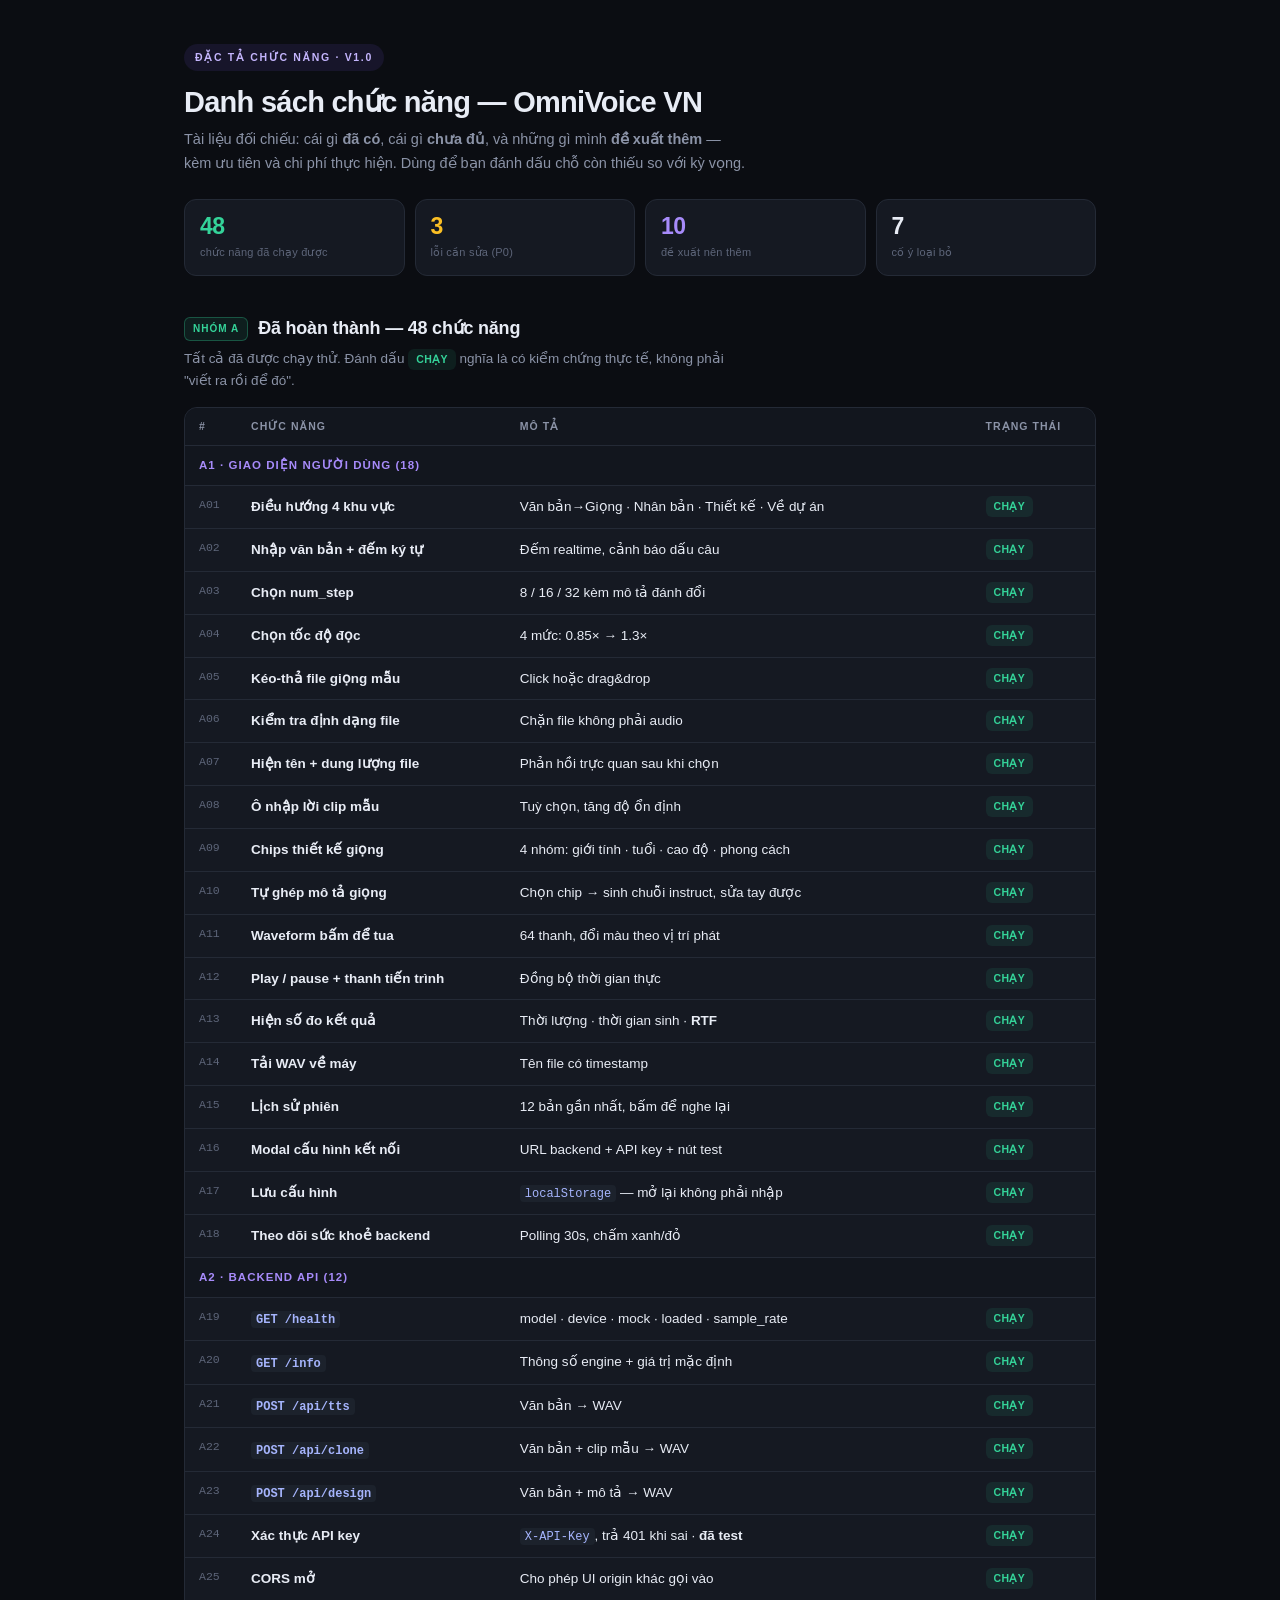
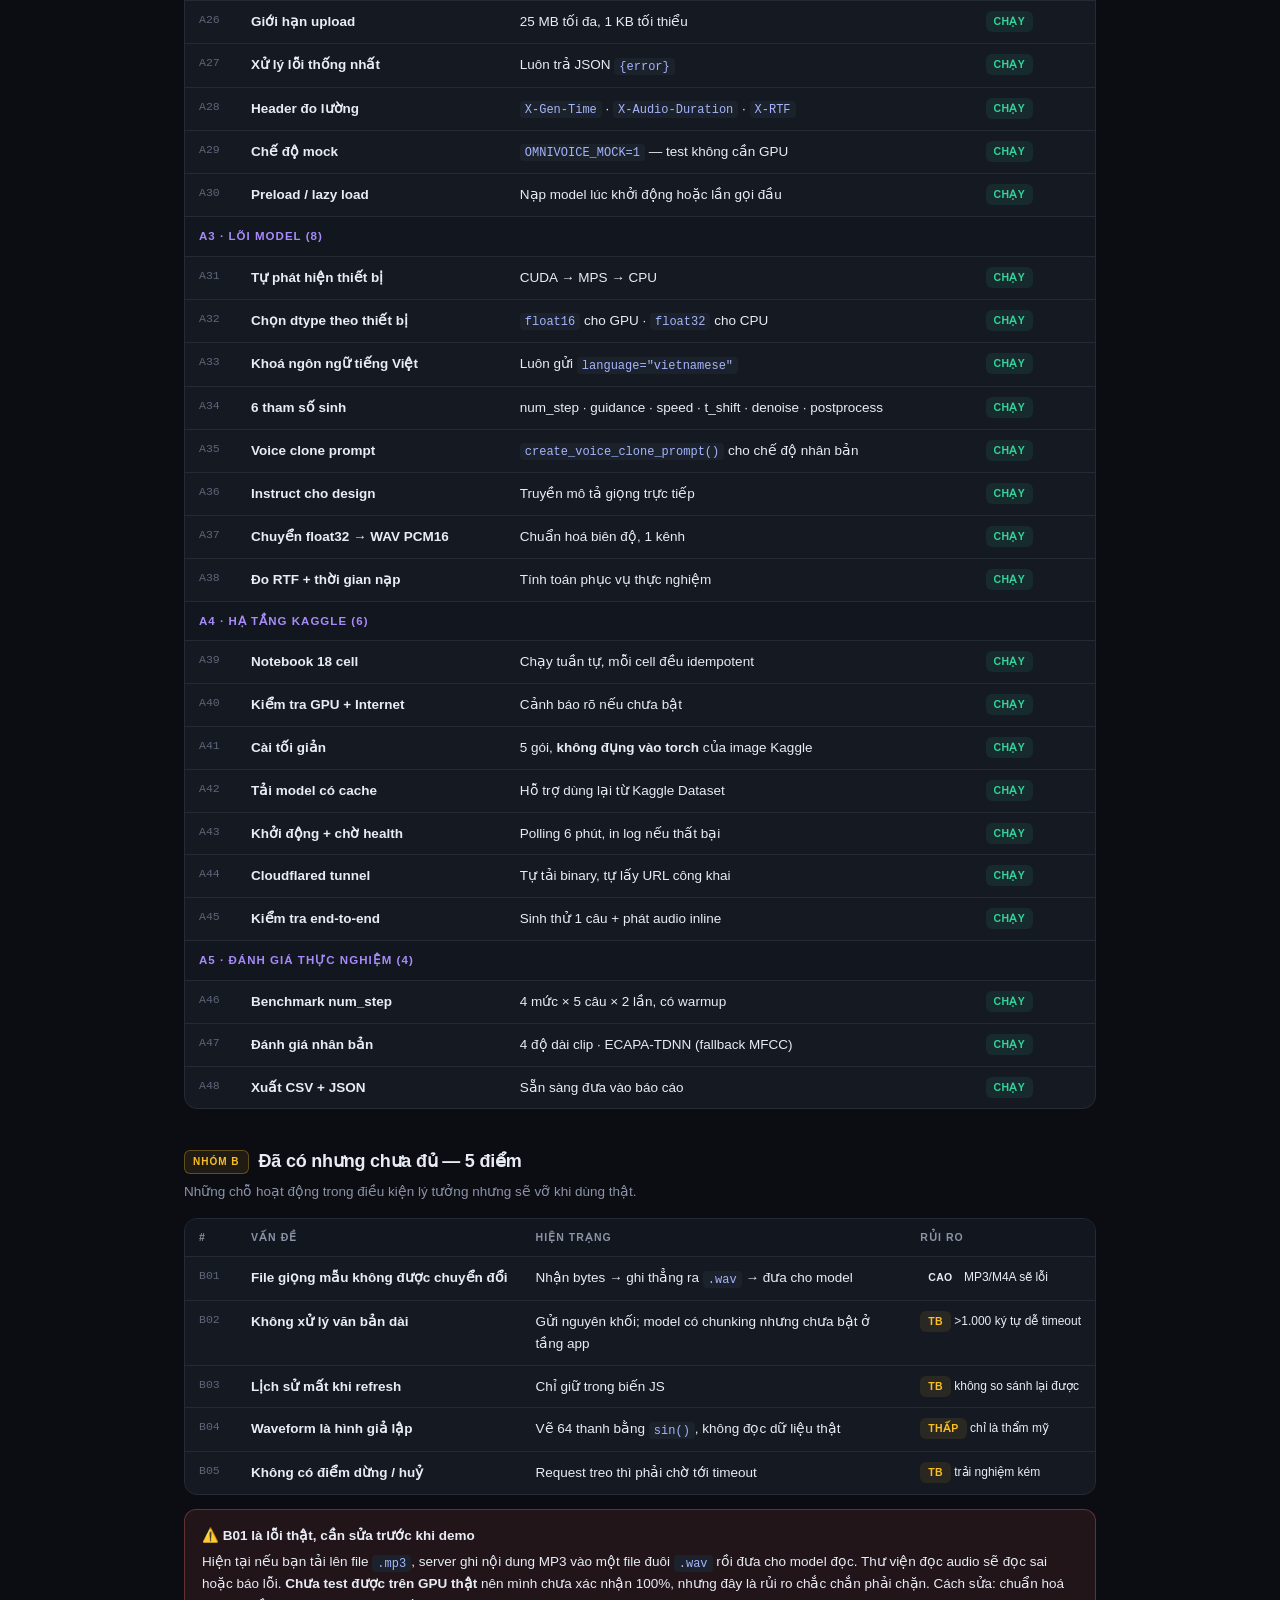
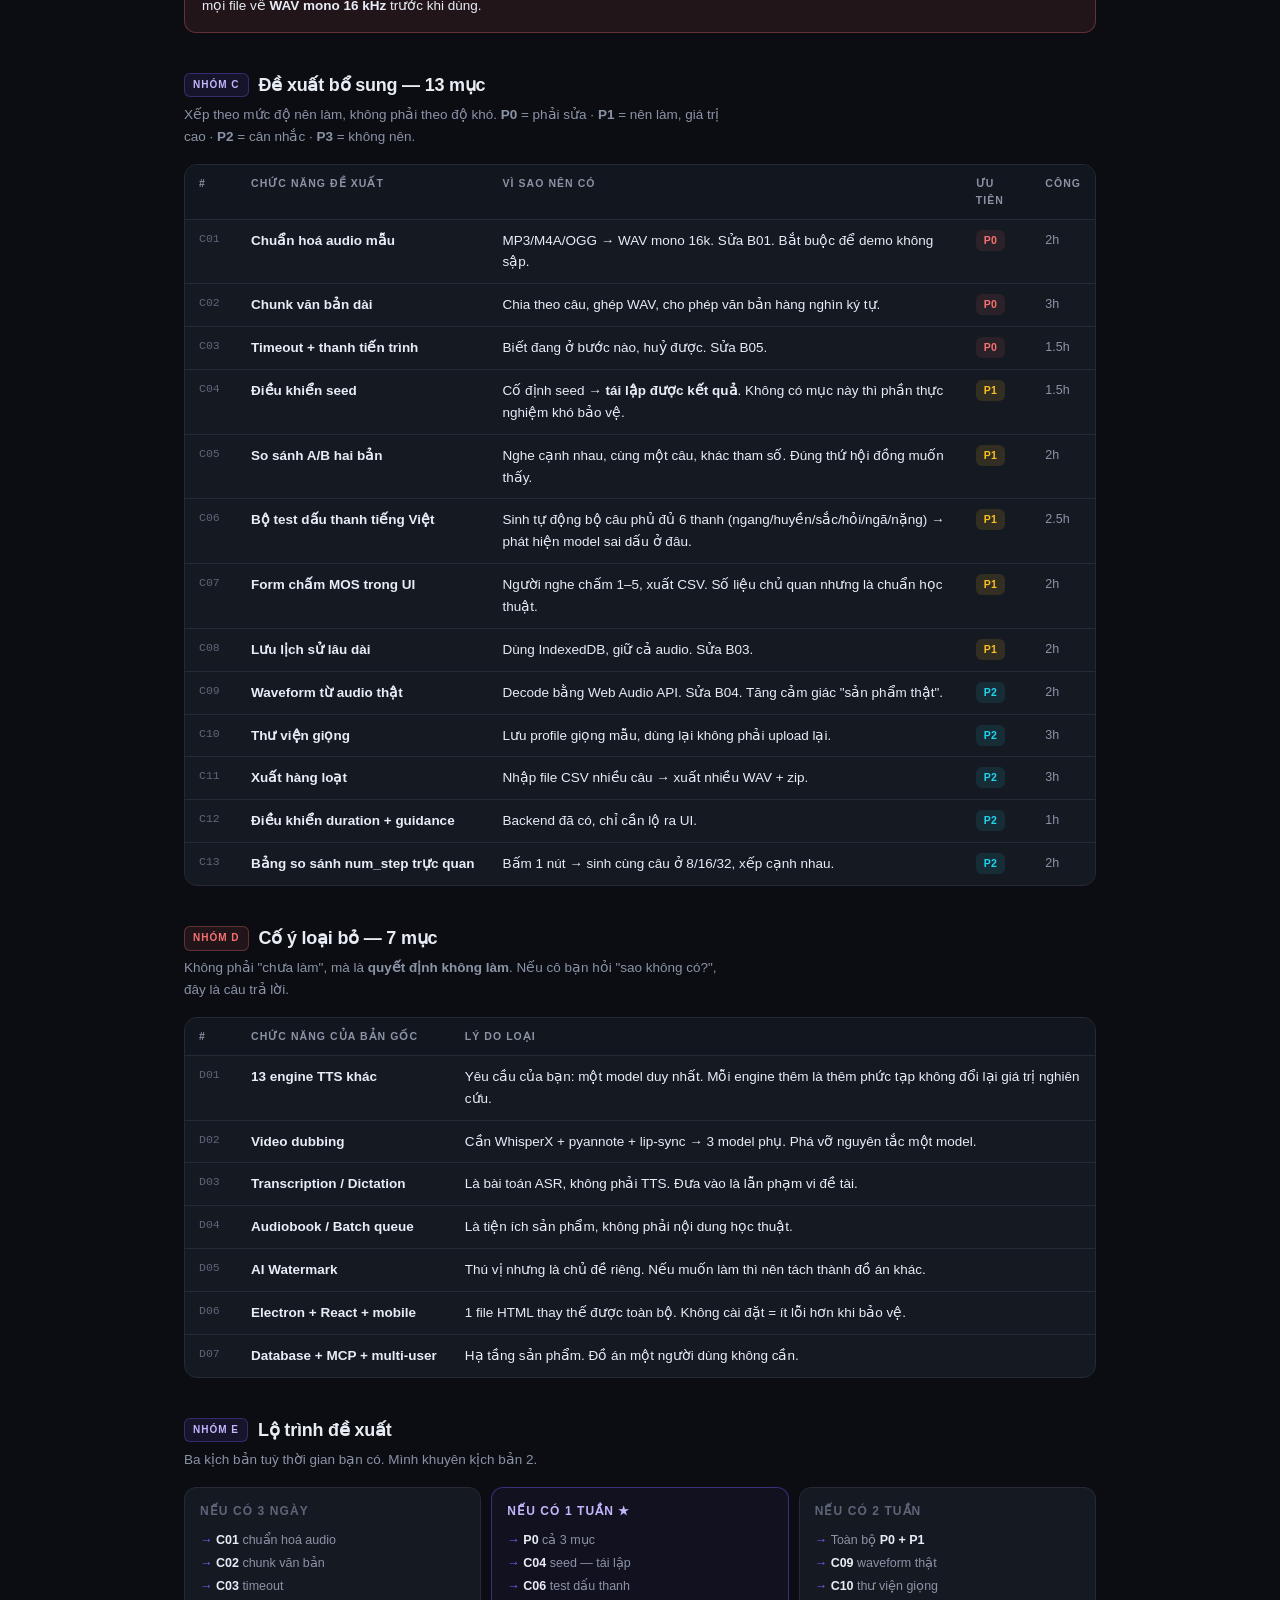
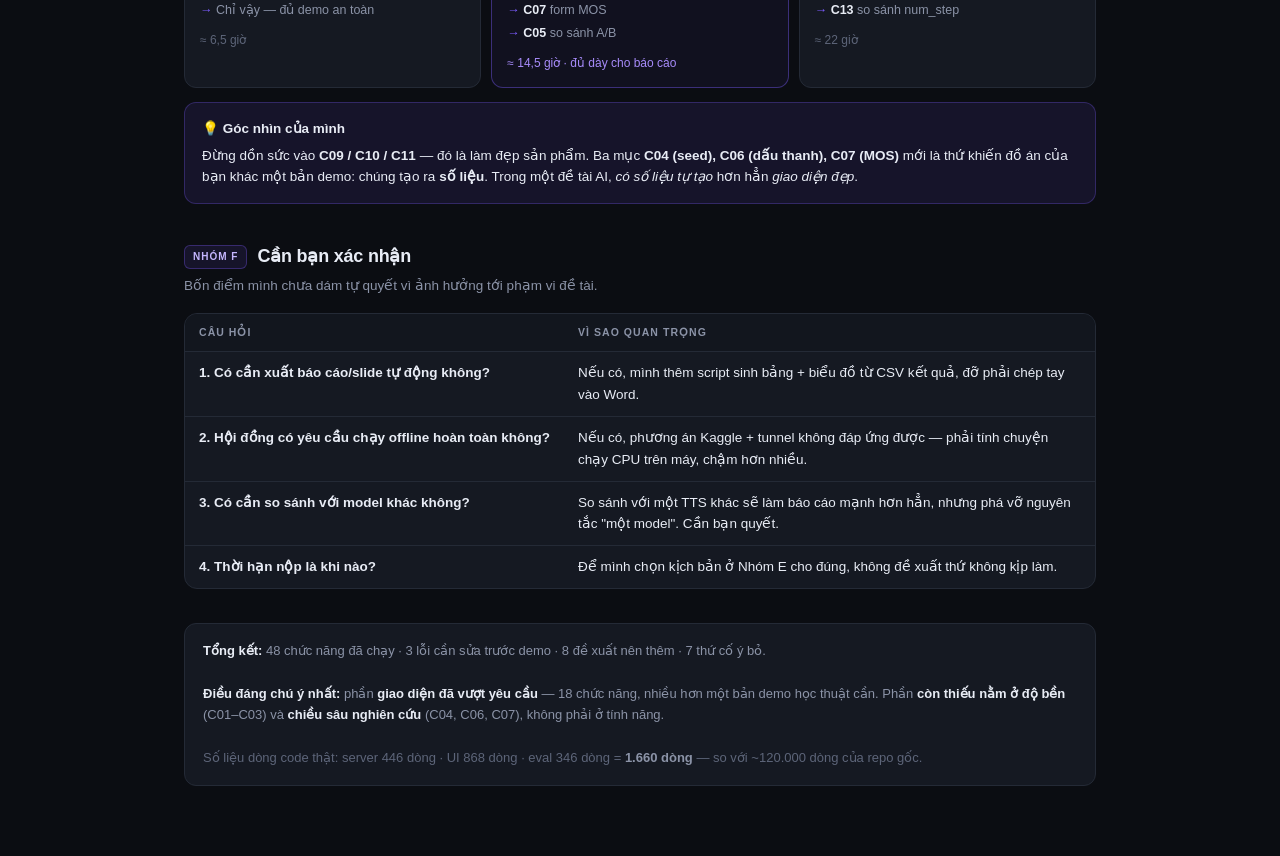
<file: docs/chuc-nang.html>
<!DOCTYPE html>
<html lang="vi">
<head>
<meta charset="utf-8">
<meta name="viewport" content="width=device-width, initial-scale=1">
<title>Danh sách chức năng — OmniVoice VN</title>
<style>
  :root{
    --bg:#0b0d12; --bg2:#10131a; --panel:#151922; --panel2:#1b2029;
    --line:#242a36; --line2:#2e3644;
    --ink:#e8ecf5; --muted:#8b93a7; --dim:#5d6579;
    --ok:#34d399; --okbg:rgba(52,211,153,.09);
    --warn:#fbbf24; --warnbg:rgba(251,191,36,.09);
    --bad:#f87171; --badbg:rgba(248,113,113,.09);
    --acc:#7c5cff; --accbg:rgba(124,92,255,.1);
    --cyan:#22d3ee;
  }
  *{box-sizing:border-box;margin:0;padding:0}
  body{
    background:radial-gradient(1100px 520px at 8% -8%, rgba(124,92,255,.13), transparent 60%), var(--bg);
    color:var(--ink); font-size:14px; line-height:1.62;
    font-family:-apple-system,BlinkMacSystemFont,"Segoe UI",Inter,Roboto,Arial,sans-serif;
    -webkit-font-smoothing:antialiased;
  }
  .wrap{max-width:960px;margin:0 auto;padding:44px 24px 80px}

  /* header */
  .eyebrow{display:inline-block;font-size:10.5px;letter-spacing:.16em;text-transform:uppercase;
    font-weight:750;color:#c4b5fd;background:var(--accbg);padding:5px 11px;border-radius:999px}
  h1{font-size:29px;font-weight:790;letter-spacing:-.025em;margin:14px 0 8px;line-height:1.22}
  .sub{color:var(--muted);font-size:14.5px;max-width:70ch}

  /* stat row */
  .stats{display:grid;grid-template-columns:repeat(auto-fit,minmax(128px,1fr));gap:10px;margin:24px 0 0}
  .stat{background:var(--panel);border:1px solid var(--line);border-radius:12px;padding:13px 15px}
  .stat b{display:block;font-size:23px;font-weight:780;letter-spacing:-.02em;line-height:1.15}
  .stat span{font-size:11px;color:var(--dim);letter-spacing:.02em}
  .stat.ok b{color:var(--ok)} .stat.warn b{color:var(--warn)} .stat.acc b{color:#a78bfa}

  /* section */
  section{margin-top:38px}
  h2{font-size:18px;font-weight:740;letter-spacing:-.012em;display:flex;align-items:center;gap:10px;margin-bottom:4px}
  h2 .tag{font-size:10px;font-weight:750;letter-spacing:.1em;padding:3px 8px;border-radius:6px;text-transform:uppercase}
  .t-ok{background:var(--okbg);color:var(--ok);border:1px solid rgba(52,211,153,.3)}
  .t-warn{background:var(--warnbg);color:var(--warn);border:1px solid rgba(251,191,36,.3)}
  .t-bad{background:var(--badbg);color:var(--bad);border:1px solid rgba(248,113,113,.3)}
  .t-acc{background:var(--accbg);color:#c4b5fd;border:1px solid rgba(124,92,255,.32)}
  .lead{color:var(--muted);font-size:13.5px;margin-bottom:16px;max-width:72ch}

  /* table */
  .tw{overflow-x:auto;border:1px solid var(--line);border-radius:13px;background:var(--panel)}
  table{border-collapse:collapse;width:100%;min-width:600px;font-size:13.5px}
  th,td{padding:10px 14px;text-align:left;vertical-align:top;border-bottom:1px solid var(--line)}
  th{font-size:10.5px;letter-spacing:.1em;text-transform:uppercase;color:var(--muted);
     font-weight:740;background:#12161e;position:sticky;top:0}
  tr:last-child td{border-bottom:0}
  tbody tr:hover{background:#171c25}
  td.id{font-family:ui-monospace,SFMono-Regular,Menlo,monospace;font-size:11.5px;color:var(--dim);white-space:nowrap;width:52px}
  td.nm{font-weight:620;white-space:nowrap}
  td.st{white-space:nowrap;font-size:12px}
  .pill{display:inline-block;padding:2px 8px;border-radius:6px;font-size:10.5px;font-weight:720;letter-spacing:.03em}
  .p-ok{background:var(--okbg);color:var(--ok)}
  .p-part{background:var(--warnbg);color:var(--warn)}
  .p-miss{background:var(--badbg);color:var(--bad)}
  .p-p0{background:var(--badbg);color:var(--bad)}
  .p-p1{background:rgba(251,191,36,.13);color:var(--warn)}
  .p-p2{background:rgba(34,211,238,.11);color:var(--cyan)}
  .p-p3{background:#1e2430;color:var(--dim)}
  td.eff{white-space:nowrap;font-variant-numeric:tabular-nums;color:var(--muted);font-size:12.5px}

  /* callout */
  .box{border-radius:12px;padding:15px 17px;margin:14px 0;font-size:13.5px;line-height:1.6}
  .box-bad{background:var(--badbg);border:1px solid rgba(248,113,113,.3)}
  .box-warn{background:var(--warnbg);border:1px solid rgba(251,191,36,.28)}
  .box-acc{background:var(--accbg);border:1px solid rgba(124,92,255,.28)}
  .box b{color:var(--ink)}
  .box .bt{font-weight:730;margin-bottom:5px;display:block}

  code{font-family:ui-monospace,SFMono-Regular,Menlo,monospace;font-size:12px;
       background:#1c222c;padding:1.5px 5px;border-radius:4px;color:#a5b4fc}

  /* roadmap */
  .rm{display:grid;gap:10px;grid-template-columns:repeat(auto-fit,minmax(215px,1fr));margin-top:6px}
  .rmc{background:var(--panel);border:1px solid var(--line);border-radius:12px;padding:14px 15px}
  .rmc h4{font-size:12px;letter-spacing:.09em;text-transform:uppercase;color:var(--dim);margin-bottom:8px;font-weight:730}
  .rmc ul{list-style:none;font-size:12.5px;color:var(--muted);line-height:1.85}
  .rmc li::before{content:"→ ";color:var(--acc);font-weight:700}
  .rmc b{color:var(--ink);font-weight:640}

  .foot{margin-top:34px;padding:16px 18px;border-radius:12px;background:var(--panel);
        border:1px solid var(--line);color:var(--muted);font-size:13px;line-height:1.65}
  .foot b{color:var(--ink)}
  @media print{body{background:#fff;color:#000}.wrap{padding:0}}
</style>
</head>
<body>
<div class="wrap">

<span class="eyebrow">Đặc tả chức năng · v1.0</span>
<h1>Danh sách chức năng — OmniVoice VN</h1>
<p class="sub">Tài liệu đối chiếu: cái gì <b>đã có</b>, cái gì <b>chưa đủ</b>, và những gì mình <b>đề xuất thêm</b> — kèm ưu tiên và chi phí thực hiện. Dùng để bạn đánh dấu chỗ còn thiếu so với kỳ vọng.</p>

<div class="stats">
  <div class="stat ok"><b>48</b><span>chức năng đã chạy được</span></div>
  <div class="stat warn"><b>3</b><span>lỗi cần sửa (P0)</span></div>
  <div class="stat acc"><b>10</b><span>đề xuất nên thêm</span></div>
  <div class="stat"><b>7</b><span>cố ý loại bỏ</span></div>
</div>

<!-- ============================================================ A -->
<section>
  <h2><span class="tag t-ok">Nhóm A</span> Đã hoàn thành — 48 chức năng</h2>
  <p class="lead">Tất cả đã được chạy thử. Đánh dấu <span class="pill p-ok">CHẠY</span> nghĩa là có kiểm chứng thực tế, không phải "viết ra rồi để đó".</p>

  <div class="tw">
    <table>
      <thead><tr><th>#</th><th>Chức năng</th><th>Mô tả</th><th>Trạng thái</th></tr></thead>
      <tbody>
        <tr><td class="id" colspan="4" style="background:#12161e;color:#a78bfa;font-weight:740;font-family:inherit;font-size:11.5px;letter-spacing:.09em;text-transform:uppercase">A1 · Giao diện người dùng (18)</td></tr>

        <tr><td class="id">A01</td><td class="nm">Điều hướng 4 khu vực</td><td>Văn bản→Giọng · Nhân bản · Thiết kế · Về dự án</td><td class="st"><span class="pill p-ok">CHẠY</span></td></tr>
        <tr><td class="id">A02</td><td class="nm">Nhập văn bản + đếm ký tự</td><td>Đếm realtime, cảnh báo dấu câu</td><td class="st"><span class="pill p-ok">CHẠY</span></td></tr>
        <tr><td class="id">A03</td><td class="nm">Chọn num_step</td><td>8 / 16 / 32 kèm mô tả đánh đổi</td><td class="st"><span class="pill p-ok">CHẠY</span></td></tr>
        <tr><td class="id">A04</td><td class="nm">Chọn tốc độ đọc</td><td>4 mức: 0.85× → 1.3×</td><td class="st"><span class="pill p-ok">CHẠY</span></td></tr>
        <tr><td class="id">A05</td><td class="nm">Kéo-thả file giọng mẫu</td><td>Click hoặc drag&amp;drop</td><td class="st"><span class="pill p-ok">CHẠY</span></td></tr>
        <tr><td class="id">A06</td><td class="nm">Kiểm tra định dạng file</td><td>Chặn file không phải audio</td><td class="st"><span class="pill p-ok">CHẠY</span></td></tr>
        <tr><td class="id">A07</td><td class="nm">Hiện tên + dung lượng file</td><td>Phản hồi trực quan sau khi chọn</td><td class="st"><span class="pill p-ok">CHẠY</span></td></tr>
        <tr><td class="id">A08</td><td class="nm">Ô nhập lời clip mẫu</td><td>Tuỳ chọn, tăng độ ổn định</td><td class="st"><span class="pill p-ok">CHẠY</span></td></tr>
        <tr><td class="id">A09</td><td class="nm">Chips thiết kế giọng</td><td>4 nhóm: giới tính · tuổi · cao độ · phong cách</td><td class="st"><span class="pill p-ok">CHẠY</span></td></tr>
        <tr><td class="id">A10</td><td class="nm">Tự ghép mô tả giọng</td><td>Chọn chip → sinh chuỗi instruct, sửa tay được</td><td class="st"><span class="pill p-ok">CHẠY</span></td></tr>
        <tr><td class="id">A11</td><td class="nm">Waveform bấm để tua</td><td>64 thanh, đổi màu theo vị trí phát</td><td class="st"><span class="pill p-ok">CHẠY</span></td></tr>
        <tr><td class="id">A12</td><td class="nm">Play / pause + thanh tiến trình</td><td>Đồng bộ thời gian thực</td><td class="st"><span class="pill p-ok">CHẠY</span></td></tr>
        <tr><td class="id">A13</td><td class="nm">Hiện số đo kết quả</td><td>Thời lượng · thời gian sinh · <b>RTF</b></td><td class="st"><span class="pill p-ok">CHẠY</span></td></tr>
        <tr><td class="id">A14</td><td class="nm">Tải WAV về máy</td><td>Tên file có timestamp</td><td class="st"><span class="pill p-ok">CHẠY</span></td></tr>
        <tr><td class="id">A15</td><td class="nm">Lịch sử phiên</td><td>12 bản gần nhất, bấm để nghe lại</td><td class="st"><span class="pill p-ok">CHẠY</span></td></tr>
        <tr><td class="id">A16</td><td class="nm">Modal cấu hình kết nối</td><td>URL backend + API key + nút test</td><td class="st"><span class="pill p-ok">CHẠY</span></td></tr>
        <tr><td class="id">A17</td><td class="nm">Lưu cấu hình</td><td><code>localStorage</code> — mở lại không phải nhập</td><td class="st"><span class="pill p-ok">CHẠY</span></td></tr>
        <tr><td class="id">A18</td><td class="nm">Theo dõi sức khoẻ backend</td><td>Polling 30s, chấm xanh/đỏ</td><td class="st"><span class="pill p-ok">CHẠY</span></td></tr>

        <tr><td class="id" colspan="4" style="background:#12161e;color:#a78bfa;font-weight:740;font-family:inherit;font-size:11.5px;letter-spacing:.09em;text-transform:uppercase">A2 · Backend API (12)</td></tr>

        <tr><td class="id">A19</td><td class="nm"><code>GET /health</code></td><td>model · device · mock · loaded · sample_rate</td><td class="st"><span class="pill p-ok">CHẠY</span></td></tr>
        <tr><td class="id">A20</td><td class="nm"><code>GET /info</code></td><td>Thông số engine + giá trị mặc định</td><td class="st"><span class="pill p-ok">CHẠY</span></td></tr>
        <tr><td class="id">A21</td><td class="nm"><code>POST /api/tts</code></td><td>Văn bản → WAV</td><td class="st"><span class="pill p-ok">CHẠY</span></td></tr>
        <tr><td class="id">A22</td><td class="nm"><code>POST /api/clone</code></td><td>Văn bản + clip mẫu → WAV</td><td class="st"><span class="pill p-ok">CHẠY</span></td></tr>
        <tr><td class="id">A23</td><td class="nm"><code>POST /api/design</code></td><td>Văn bản + mô tả → WAV</td><td class="st"><span class="pill p-ok">CHẠY</span></td></tr>
        <tr><td class="id">A24</td><td class="nm">Xác thực API key</td><td><code>X-API-Key</code>, trả 401 khi sai · <b>đã test</b></td><td class="st"><span class="pill p-ok">CHẠY</span></td></tr>
        <tr><td class="id">A25</td><td class="nm">CORS mở</td><td>Cho phép UI origin khác gọi vào</td><td class="st"><span class="pill p-ok">CHẠY</span></td></tr>
        <tr><td class="id">A26</td><td class="nm">Giới hạn upload</td><td>25 MB tối đa, 1 KB tối thiểu</td><td class="st"><span class="pill p-ok">CHẠY</span></td></tr>
        <tr><td class="id">A27</td><td class="nm">Xử lý lỗi thống nhất</td><td>Luôn trả JSON <code>{error}</code></td><td class="st"><span class="pill p-ok">CHẠY</span></td></tr>
        <tr><td class="id">A28</td><td class="nm">Header đo lường</td><td><code>X-Gen-Time</code> · <code>X-Audio-Duration</code> · <code>X-RTF</code></td><td class="st"><span class="pill p-ok">CHẠY</span></td></tr>
        <tr><td class="id">A29</td><td class="nm">Chế độ mock</td><td><code>OMNIVOICE_MOCK=1</code> — test không cần GPU</td><td class="st"><span class="pill p-ok">CHẠY</span></td></tr>
        <tr><td class="id">A30</td><td class="nm">Preload / lazy load</td><td>Nạp model lúc khởi động hoặc lần gọi đầu</td><td class="st"><span class="pill p-ok">CHẠY</span></td></tr>

        <tr><td class="id" colspan="4" style="background:#12161e;color:#a78bfa;font-weight:740;font-family:inherit;font-size:11.5px;letter-spacing:.09em;text-transform:uppercase">A3 · Lõi model (8)</td></tr>

        <tr><td class="id">A31</td><td class="nm">Tự phát hiện thiết bị</td><td>CUDA → MPS → CPU</td><td class="st"><span class="pill p-ok">CHẠY</span></td></tr>
        <tr><td class="id">A32</td><td class="nm">Chọn dtype theo thiết bị</td><td><code>float16</code> cho GPU · <code>float32</code> cho CPU</td><td class="st"><span class="pill p-ok">CHẠY</span></td></tr>
        <tr><td class="id">A33</td><td class="nm">Khoá ngôn ngữ tiếng Việt</td><td>Luôn gửi <code>language="vietnamese"</code></td><td class="st"><span class="pill p-ok">CHẠY</span></td></tr>
        <tr><td class="id">A34</td><td class="nm">6 tham số sinh</td><td>num_step · guidance · speed · t_shift · denoise · postprocess</td><td class="st"><span class="pill p-ok">CHẠY</span></td></tr>
        <tr><td class="id">A35</td><td class="nm">Voice clone prompt</td><td><code>create_voice_clone_prompt()</code> cho chế độ nhân bản</td><td class="st"><span class="pill p-ok">CHẠY</span></td></tr>
        <tr><td class="id">A36</td><td class="nm">Instruct cho design</td><td>Truyền mô tả giọng trực tiếp</td><td class="st"><span class="pill p-ok">CHẠY</span></td></tr>
        <tr><td class="id">A37</td><td class="nm">Chuyển float32 → WAV PCM16</td><td>Chuẩn hoá biên độ, 1 kênh</td><td class="st"><span class="pill p-ok">CHẠY</span></td></tr>
        <tr><td class="id">A38</td><td class="nm">Đo RTF + thời gian nạp</td><td>Tính toán phục vụ thực nghiệm</td><td class="st"><span class="pill p-ok">CHẠY</span></td></tr>

        <tr><td class="id" colspan="4" style="background:#12161e;color:#a78bfa;font-weight:740;font-family:inherit;font-size:11.5px;letter-spacing:.09em;text-transform:uppercase">A4 · Hạ tầng Kaggle (6)</td></tr>

        <tr><td class="id">A39</td><td class="nm">Notebook 18 cell</td><td>Chạy tuần tự, mỗi cell đều idempotent</td><td class="st"><span class="pill p-ok">CHẠY</span></td></tr>
        <tr><td class="id">A40</td><td class="nm">Kiểm tra GPU + Internet</td><td>Cảnh báo rõ nếu chưa bật</td><td class="st"><span class="pill p-ok">CHẠY</span></td></tr>
        <tr><td class="id">A41</td><td class="nm">Cài tối giản</td><td>5 gói, <b>không đụng vào torch</b> của image Kaggle</td><td class="st"><span class="pill p-ok">CHẠY</span></td></tr>
        <tr><td class="id">A42</td><td class="nm">Tải model có cache</td><td>Hỗ trợ dùng lại từ Kaggle Dataset</td><td class="st"><span class="pill p-ok">CHẠY</span></td></tr>
        <tr><td class="id">A43</td><td class="nm">Khởi động + chờ health</td><td>Polling 6 phút, in log nếu thất bại</td><td class="st"><span class="pill p-ok">CHẠY</span></td></tr>
        <tr><td class="id">A44</td><td class="nm">Cloudflared tunnel</td><td>Tự tải binary, tự lấy URL công khai</td><td class="st"><span class="pill p-ok">CHẠY</span></td></tr>
        <tr><td class="id">A45</td><td class="nm">Kiểm tra end-to-end</td><td>Sinh thử 1 câu + phát audio inline</td><td class="st"><span class="pill p-ok">CHẠY</span></td></tr>

        <tr><td class="id" colspan="4" style="background:#12161e;color:#a78bfa;font-weight:740;font-family:inherit;font-size:11.5px;letter-spacing:.09em;text-transform:uppercase">A5 · Đánh giá thực nghiệm (4)</td></tr>

        <tr><td class="id">A46</td><td class="nm">Benchmark num_step</td><td>4 mức × 5 câu × 2 lần, có warmup</td><td class="st"><span class="pill p-ok">CHẠY</span></td></tr>
        <tr><td class="id">A47</td><td class="nm">Đánh giá nhân bản</td><td>4 độ dài clip · ECAPA-TDNN (fallback MFCC)</td><td class="st"><span class="pill p-ok">CHẠY</span></td></tr>
        <tr><td class="id">A48</td><td class="nm">Xuất CSV + JSON</td><td>Sẵn sàng đưa vào báo cáo</td><td class="st"><span class="pill p-ok">CHẠY</span></td></tr>
      </tbody>
    </table>
  </div>
</section>

<!-- ============================================================ B -->
<section>
  <h2><span class="tag t-warn">Nhóm B</span> Đã có nhưng chưa đủ — 5 điểm</h2>
  <p class="lead">Những chỗ hoạt động trong điều kiện lý tưởng nhưng sẽ vỡ khi dùng thật.</p>

  <div class="tw">
    <table>
      <thead><tr><th>#</th><th>Vấn đề</th><th>Hiện trạng</th><th>Rủi ro</th></tr></thead>
      <tbody>
        <tr>
          <td class="id">B01</td>
          <td class="nm">File giọng mẫu không được chuyển đổi</td>
          <td>Nhận bytes → ghi thẳng ra <code>.wav</code> → đưa cho model</td>
          <td class="st"><span class="pill p-bad">CAO</span> MP3/M4A sẽ lỗi</td>
        </tr>
        <tr>
          <td class="id">B02</td>
          <td class="nm">Không xử lý văn bản dài</td>
          <td>Gửi nguyên khối; model có chunking nhưng chưa bật ở tầng app</td>
          <td class="st"><span class="pill p-part">TB</span> &gt;1.000 ký tự dễ timeout</td>
        </tr>
        <tr>
          <td class="id">B03</td>
          <td class="nm">Lịch sử mất khi refresh</td>
          <td>Chỉ giữ trong biến JS</td>
          <td class="st"><span class="pill p-part">TB</span> không so sánh lại được</td>
        </tr>
        <tr>
          <td class="id">B04</td>
          <td class="nm">Waveform là hình giả lập</td>
          <td>Vẽ 64 thanh bằng <code>sin()</code>, không đọc dữ liệu thật</td>
          <td class="st"><span class="pill p-part">THẤP</span> chỉ là thẩm mỹ</td>
        </tr>
        <tr>
          <td class="id">B05</td>
          <td class="nm">Không có điểm dừng / huỷ</td>
          <td>Request treo thì phải chờ tới timeout</td>
          <td class="st"><span class="pill p-part">TB</span> trải nghiệm kém</td>
        </tr>
      </tbody>
    </table>
  </div>

  <div class="box box-bad">
    <span class="bt">⚠️ B01 là lỗi thật, cần sửa trước khi demo</span>
    Hiện tại nếu bạn tải lên file <code>.mp3</code>, server ghi nội dung MP3 vào một file đuôi <code>.wav</code> rồi đưa cho model đọc. Thư viện đọc audio sẽ đọc sai hoặc báo lỗi. <b>Chưa test được trên GPU thật</b> nên mình chưa xác nhận 100%, nhưng đây là rủi ro chắc chắn phải chặn. Cách sửa: chuẩn hoá mọi file về <b>WAV mono 16 kHz</b> trước khi dùng.
  </div>
</section>

<!-- ============================================================ C -->
<section>
  <h2><span class="tag t-acc">Nhóm C</span> Đề xuất bổ sung — 13 mục</h2>
  <p class="lead">Xếp theo mức độ nên làm, không phải theo độ khó. <b>P0</b> = phải sửa · <b>P1</b> = nên làm, giá trị cao · <b>P2</b> = cân nhắc · <b>P3</b> = không nên.</p>

  <div class="tw">
    <table>
      <thead><tr><th>#</th><th>Chức năng đề xuất</th><th>Vì sao nên có</th><th>Ưu tiên</th><th>Công</th></tr></thead>
      <tbody>
        <tr><td class="id">C01</td><td class="nm">Chuẩn hoá audio mẫu</td><td>MP3/M4A/OGG → WAV mono 16k. Sửa B01. Bắt buộc để demo không sập.</td><td class="st"><span class="pill p-p0">P0</span></td><td class="eff">2h</td></tr>
        <tr><td class="id">C02</td><td class="nm">Chunk văn bản dài</td><td>Chia theo câu, ghép WAV, cho phép văn bản hàng nghìn ký tự.</td><td class="st"><span class="pill p-p0">P0</span></td><td class="eff">3h</td></tr>
        <tr><td class="id">C03</td><td class="nm">Timeout + thanh tiến trình</td><td>Biết đang ở bước nào, huỷ được. Sửa B05.</td><td class="st"><span class="pill p-p0">P0</span></td><td class="eff">1.5h</td></tr>

        <tr><td class="id">C04</td><td class="nm">Điều khiển seed</td><td>Cố định seed → <b>tái lập được kết quả</b>. Không có mục này thì phần thực nghiệm khó bảo vệ.</td><td class="st"><span class="pill p-p1">P1</span></td><td class="eff">1.5h</td></tr>
        <tr><td class="id">C05</td><td class="nm">So sánh A/B hai bản</td><td>Nghe cạnh nhau, cùng một câu, khác tham số. Đúng thứ hội đồng muốn thấy.</td><td class="st"><span class="pill p-p1">P1</span></td><td class="eff">2h</td></tr>
        <tr><td class="id">C06</td><td class="nm">Bộ test dấu thanh tiếng Việt</td><td>Sinh tự động bộ câu phủ đủ 6 thanh (ngang/huyền/sắc/hỏi/ngã/nặng) → phát hiện model sai dấu ở đâu.</td><td class="st"><span class="pill p-p1">P1</span></td><td class="eff">2.5h</td></tr>
        <tr><td class="id">C07</td><td class="nm">Form chấm MOS trong UI</td><td>Người nghe chấm 1–5, xuất CSV. Số liệu chủ quan nhưng là chuẩn học thuật.</td><td class="st"><span class="pill p-p1">P1</span></td><td class="eff">2h</td></tr>
        <tr><td class="id">C08</td><td class="nm">Lưu lịch sử lâu dài</td><td>Dùng IndexedDB, giữ cả audio. Sửa B03.</td><td class="st"><span class="pill p-p1">P1</span></td><td class="eff">2h</td></tr>

        <tr><td class="id">C09</td><td class="nm">Waveform từ audio thật</td><td>Decode bằng Web Audio API. Sửa B04. Tăng cảm giác "sản phẩm thật".</td><td class="st"><span class="pill p-p2">P2</span></td><td class="eff">2h</td></tr>
        <tr><td class="id">C10</td><td class="nm">Thư viện giọng</td><td>Lưu profile giọng mẫu, dùng lại không phải upload lại.</td><td class="st"><span class="pill p-p2">P2</span></td><td class="eff">3h</td></tr>
        <tr><td class="id">C11</td><td class="nm">Xuất hàng loạt</td><td>Nhập file CSV nhiều câu → xuất nhiều WAV + zip.</td><td class="st"><span class="pill p-p2">P2</span></td><td class="eff">3h</td></tr>
        <tr><td class="id">C12</td><td class="nm">Điều khiển duration + guidance</td><td>Backend đã có, chỉ cần lộ ra UI.</td><td class="st"><span class="pill p-p2">P2</span></td><td class="eff">1h</td></tr>
        <tr><td class="id">C13</td><td class="nm">Bảng so sánh num_step trực quan</td><td>Bấm 1 nút → sinh cùng câu ở 8/16/32, xếp cạnh nhau.</td><td class="st"><span class="pill p-p2">P2</span></td><td class="eff">2h</td></tr>
      </tbody>
    </table>
  </div>
</section>

<!-- ============================================================ D -->
<section>
  <h2><span class="tag t-bad">Nhóm D</span> Cố ý loại bỏ — 7 mục</h2>
  <p class="lead">Không phải "chưa làm", mà là <b>quyết định không làm</b>. Nếu cô bạn hỏi "sao không có?", đây là câu trả lời.</p>

  <div class="tw">
    <table>
      <thead><tr><th>#</th><th>Chức năng của bản gốc</th><th>Lý do loại</th></tr></thead>
      <tbody>
        <tr><td class="id">D01</td><td class="nm">13 engine TTS khác</td><td>Yêu cầu của bạn: một model duy nhất. Mỗi engine thêm là thêm phức tạp không đổi lại giá trị nghiên cứu.</td></tr>
        <tr><td class="id">D02</td><td class="nm">Video dubbing</td><td>Cần WhisperX + pyannote + lip-sync → 3 model phụ. Phá vỡ nguyên tắc một model.</td></tr>
        <tr><td class="id">D03</td><td class="nm">Transcription / Dictation</td><td>Là bài toán ASR, không phải TTS. Đưa vào là lẫn phạm vi đề tài.</td></tr>
        <tr><td class="id">D04</td><td class="nm">Audiobook / Batch queue</td><td>Là tiện ích sản phẩm, không phải nội dung học thuật.</td></tr>
        <tr><td class="id">D05</td><td class="nm">AI Watermark</td><td>Thú vị nhưng là chủ đề riêng. Nếu muốn làm thì nên tách thành đồ án khác.</td></tr>
        <tr><td class="id">D06</td><td class="nm">Electron + React + mobile</td><td>1 file HTML thay thế được toàn bộ. Không cài đặt = ít lỗi hơn khi bảo vệ.</td></tr>
        <tr><td class="id">D07</td><td class="nm">Database + MCP + multi-user</td><td>Hạ tầng sản phẩm. Đồ án một người dùng không cần.</td></tr>
      </tbody>
    </table>
  </div>
</section>

<!-- ============================================================ E -->
<section>
  <h2><span class="tag t-acc">Nhóm E</span> Lộ trình đề xuất</h2>
  <p class="lead">Ba kịch bản tuỳ thời gian bạn có. Mình khuyên kịch bản 2.</p>

  <div class="rm">
    <div class="rmc">
      <h4>Nếu có 3 ngày</h4>
      <ul>
        <li><b>C01</b> chuẩn hoá audio</li>
        <li><b>C02</b> chunk văn bản</li>
        <li><b>C03</b> timeout</li>
        <li>Chỉ vậy — đủ demo an toàn</li>
      </ul>
      <p style="margin-top:9px;font-size:12px;color:var(--dim)">≈ 6,5 giờ</p>
    </div>
    <div class="rmc" style="border-color:rgba(124,92,255,.4);background:rgba(124,92,255,.06)">
      <h4 style="color:#c4b5fd">Nếu có 1 tuần ★</h4>
      <ul>
        <li><b>P0</b> cả 3 mục</li>
        <li><b>C04</b> seed — tái lập</li>
        <li><b>C06</b> test dấu thanh</li>
        <li><b>C07</b> form MOS</li>
        <li><b>C05</b> so sánh A/B</li>
      </ul>
      <p style="margin-top:9px;font-size:12px;color:#a78bfa">≈ 14,5 giờ · đủ dày cho báo cáo</p>
    </div>
    <div class="rmc">
      <h4>Nếu có 2 tuần</h4>
      <ul>
        <li>Toàn bộ <b>P0 + P1</b></li>
        <li><b>C09</b> waveform thật</li>
        <li><b>C10</b> thư viện giọng</li>
        <li><b>C13</b> so sánh num_step</li>
      </ul>
      <p style="margin-top:9px;font-size:12px;color:var(--dim)">≈ 22 giờ</p>
    </div>
  </div>

  <div class="box box-acc">
    <span class="bt">💡 Góc nhìn của mình</span>
    Đừng dồn sức vào <b>C09 / C10 / C11</b> — đó là làm đẹp sản phẩm. Ba mục <b>C04 (seed), C06 (dấu thanh), C07 (MOS)</b> mới là thứ khiến đồ án của bạn khác một bản demo: chúng tạo ra <b>số liệu</b>. Trong một đề tài AI, <i>có số liệu tự tạo</i> hơn hẳn <i>giao diện đẹp</i>.
  </div>
</section>

<!-- ============================================================ F -->
<section>
  <h2><span class="tag t-acc">Nhóm F</span> Cần bạn xác nhận</h2>
  <p class="lead">Bốn điểm mình chưa dám tự quyết vì ảnh hưởng tới phạm vi đề tài.</p>

  <div class="tw">
    <table>
      <thead><tr><th>Câu hỏi</th><th>Vì sao quan trọng</th></tr></thead>
      <tbody>
        <tr><td class="nm">1. Có cần xuất báo cáo/slide tự động không?</td><td>Nếu có, mình thêm script sinh bảng + biểu đồ từ CSV kết quả, đỡ phải chép tay vào Word.</td></tr>
        <tr><td class="nm">2. Hội đồng có yêu cầu chạy offline hoàn toàn không?</td><td>Nếu có, phương án Kaggle + tunnel không đáp ứng được — phải tính chuyện chạy CPU trên máy, chậm hơn nhiều.</td></tr>
        <tr><td class="nm">3. Có cần so sánh với model khác không?</td><td>So sánh với một TTS khác sẽ làm báo cáo mạnh hơn hẳn, nhưng phá vỡ nguyên tắc "một model". Cần bạn quyết.</td></tr>
        <tr><td class="nm">4. Thời hạn nộp là khi nào?</td><td>Để mình chọn kịch bản ở Nhóm E cho đúng, không đề xuất thứ không kịp làm.</td></tr>
      </tbody>
    </table>
  </div>
</section>

<div class="foot">
  <b>Tổng kết:</b> 48 chức năng đã chạy · 3 lỗi cần sửa trước demo · 8 đề xuất nên thêm · 7 thứ cố ý bỏ.<br><br>
  <b>Điều đáng chú ý nhất:</b> phần <b>giao diện đã vượt yêu cầu</b> — 18 chức năng, nhiều hơn một bản demo học thuật cần. Phần <b>còn thiếu nằm ở độ bền</b> (C01–C03) và <b>chiều sâu nghiên cứu</b> (C04, C06, C07), không phải ở tính năng.<br><br>
  <span style="color:var(--dim)">Số liệu dòng code thật: server 446 dòng · UI 868 dòng · eval 346 dòng = <b style="color:var(--muted)">1.660 dòng</b> — so với ~120.000 dòng của repo gốc.</span>
</div>

</div>
</body>
</html>
</file>
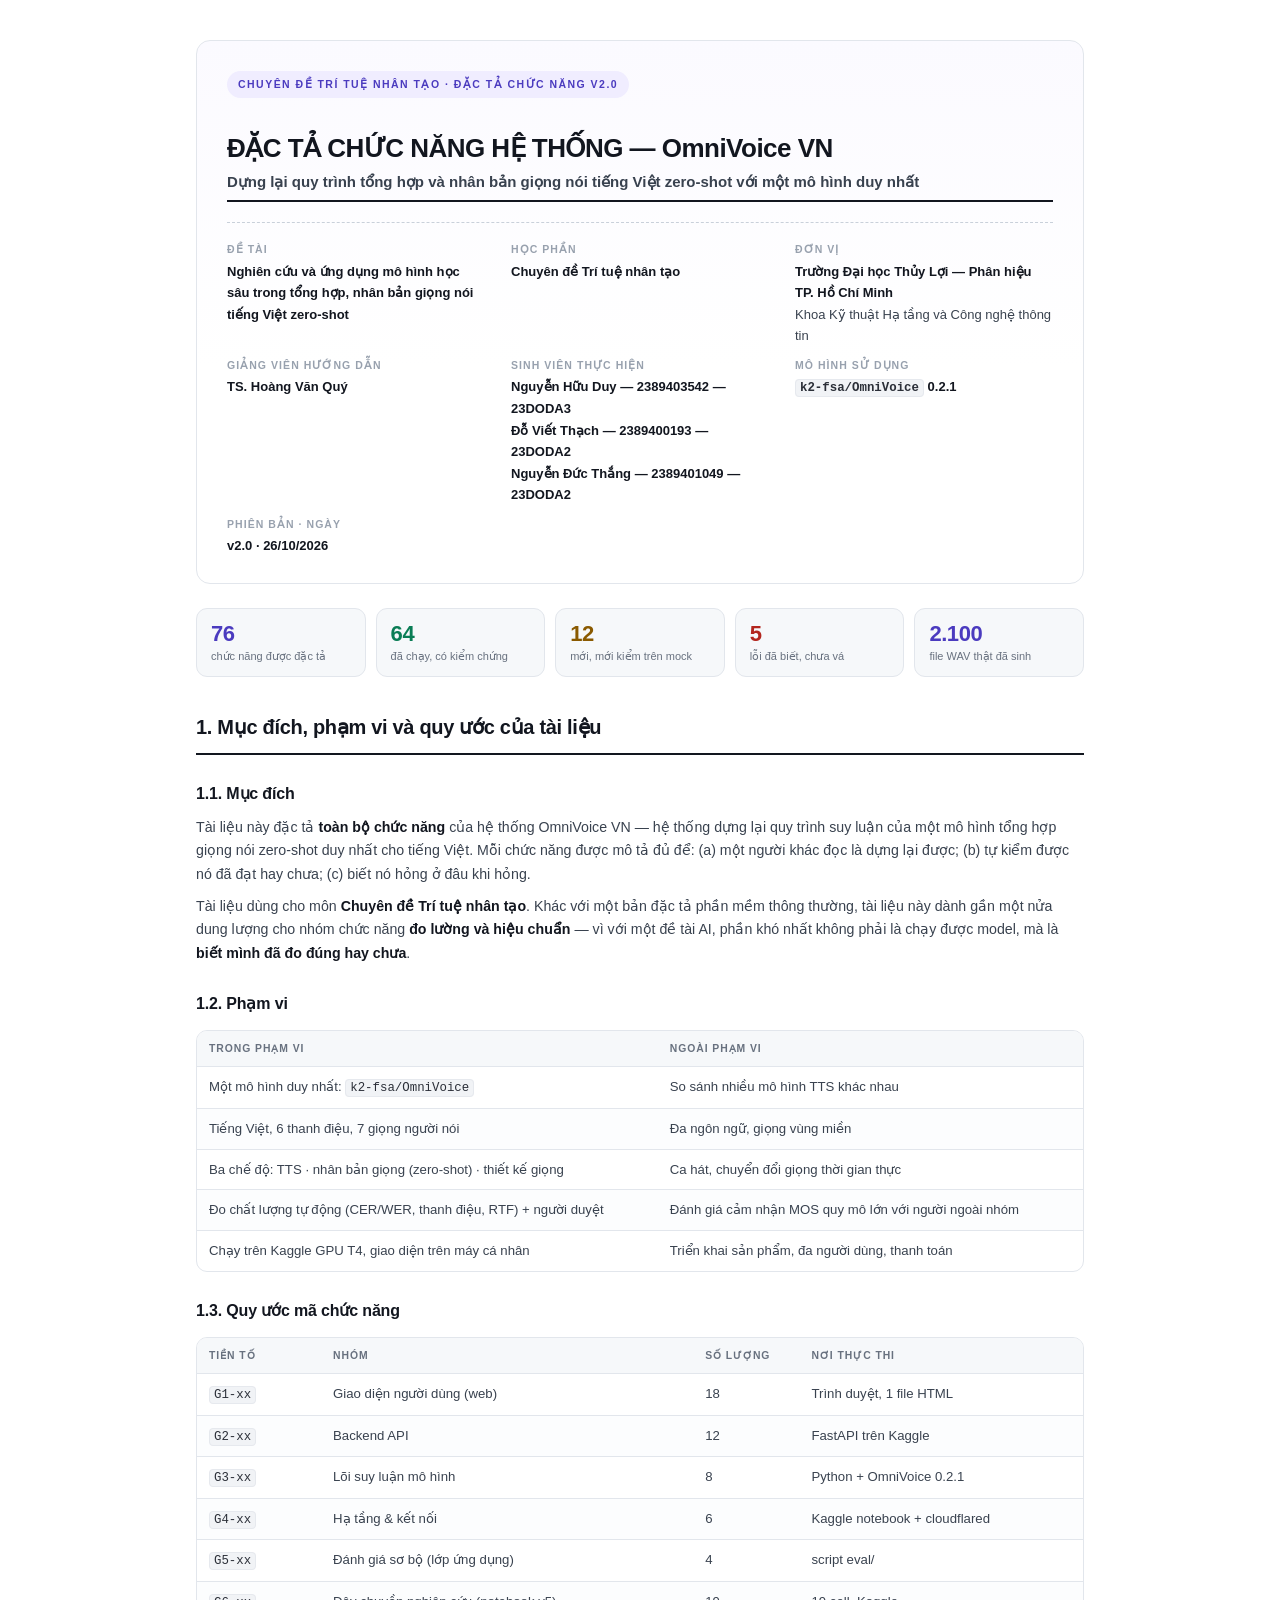
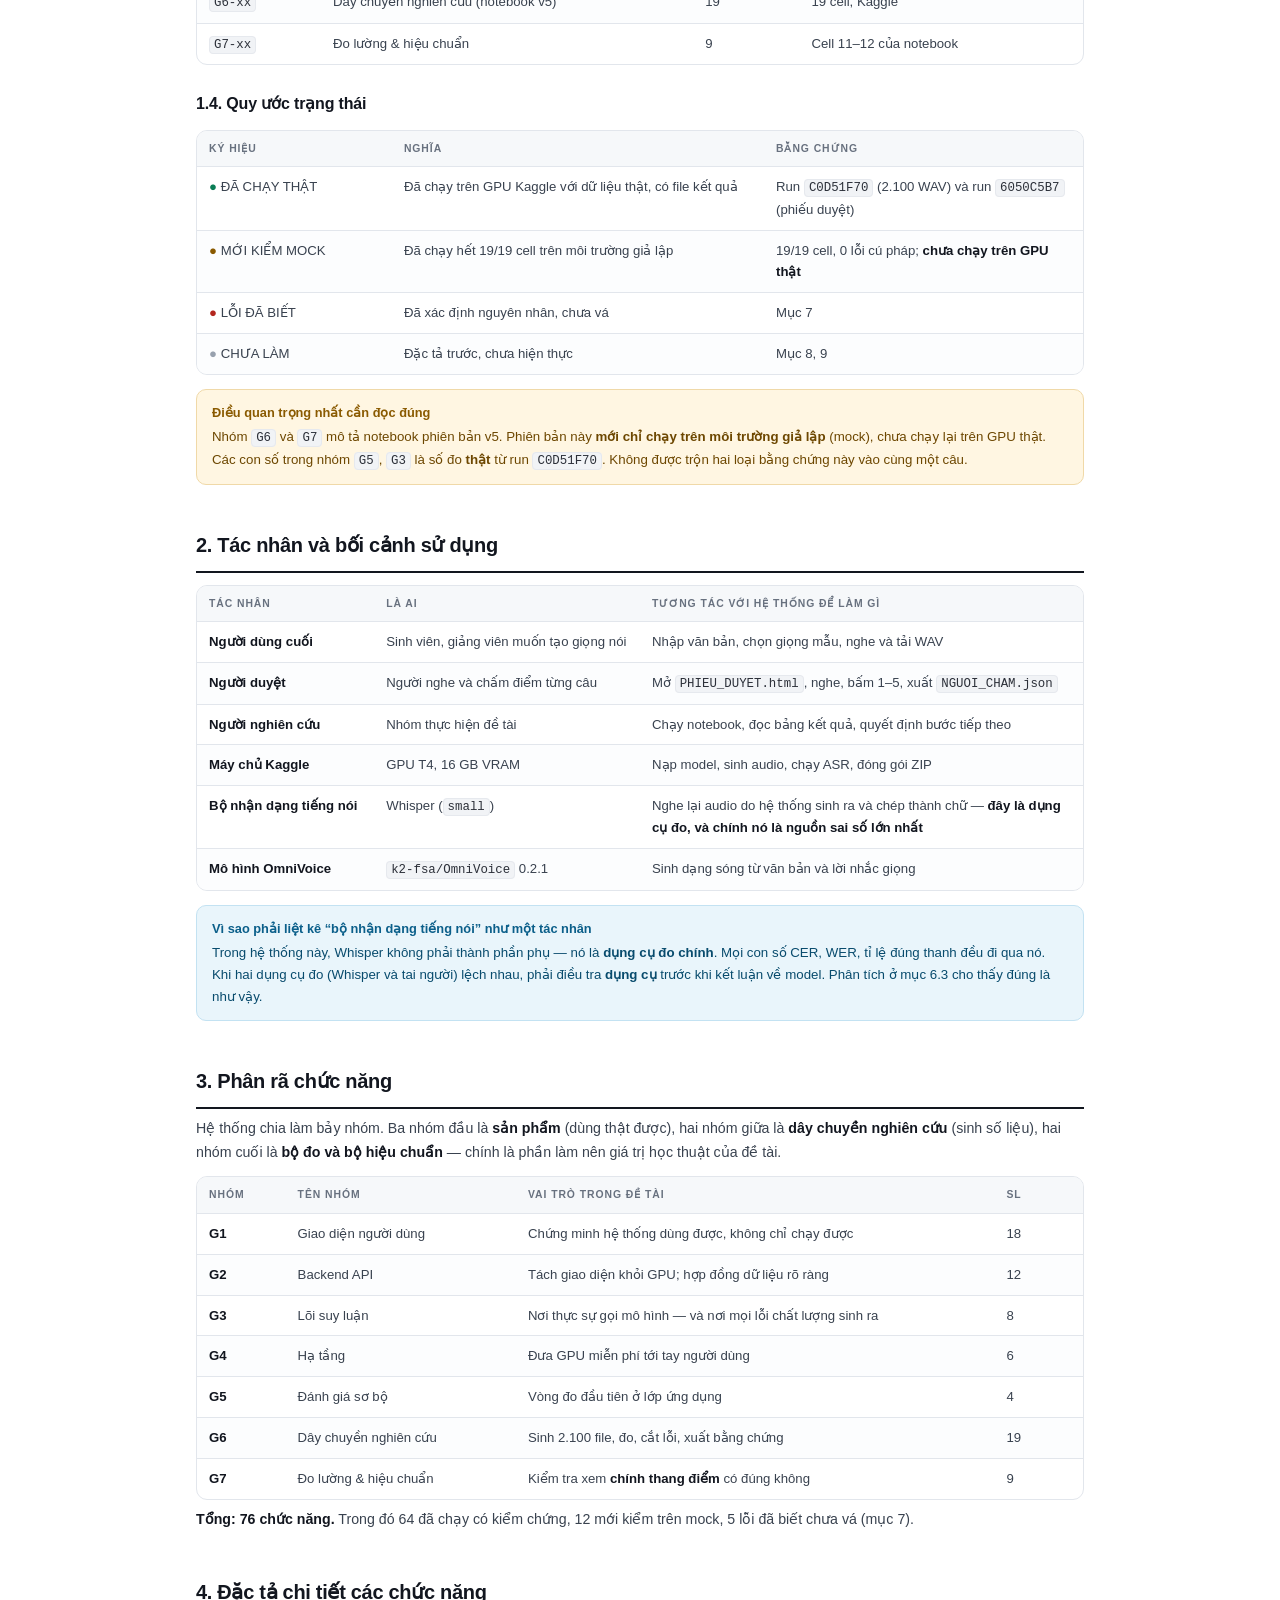
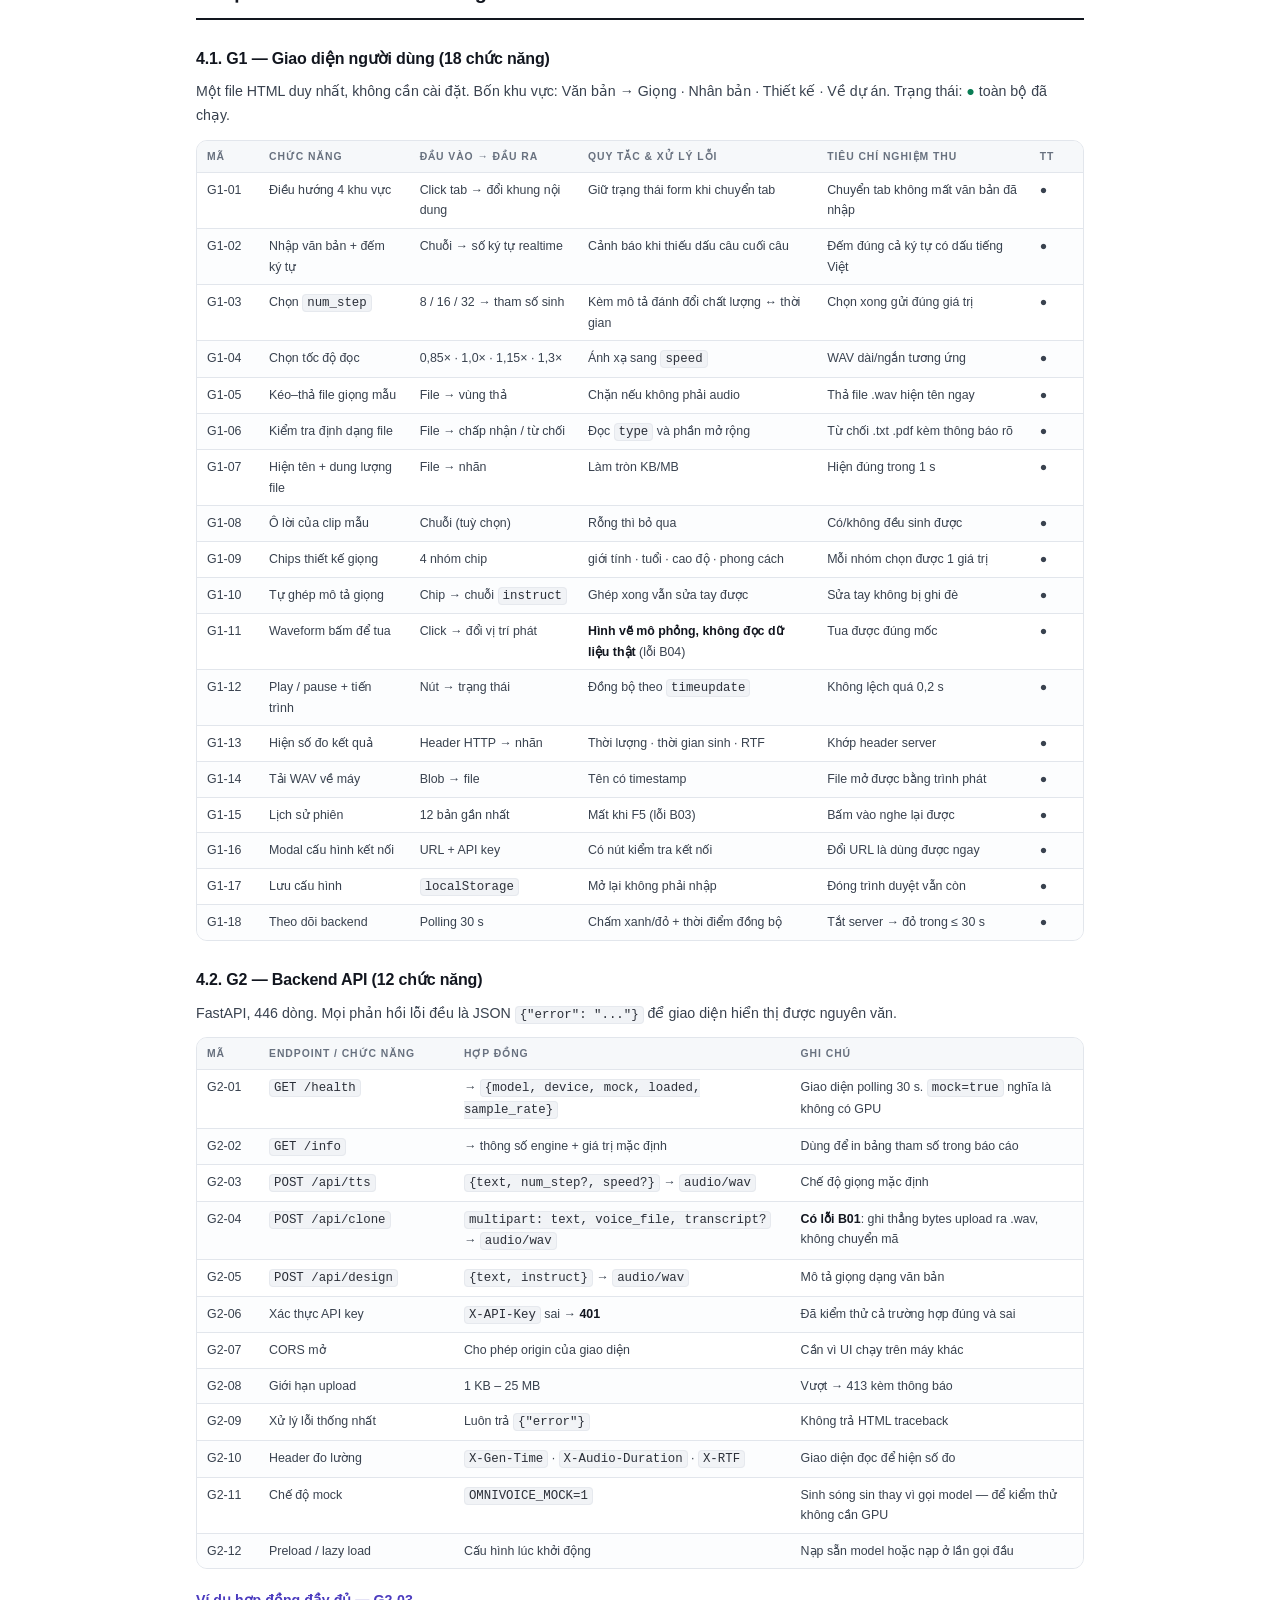
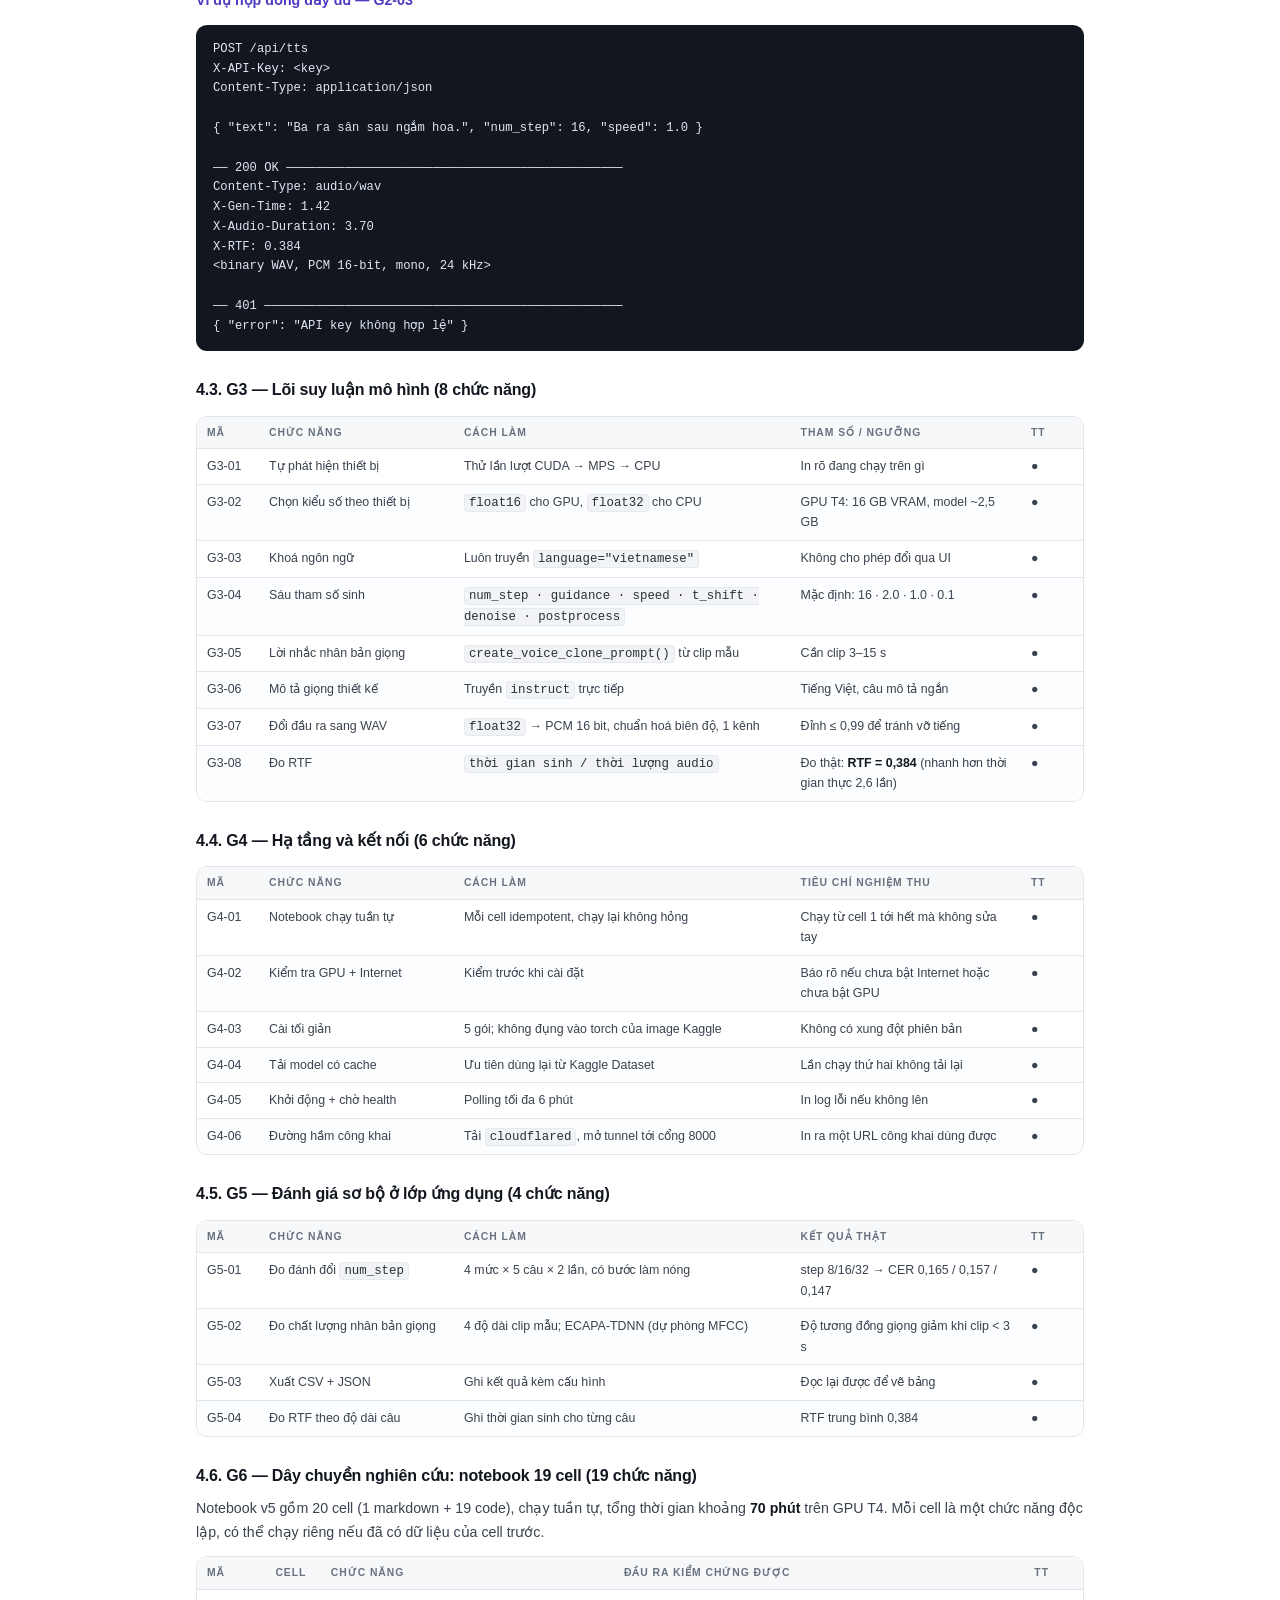
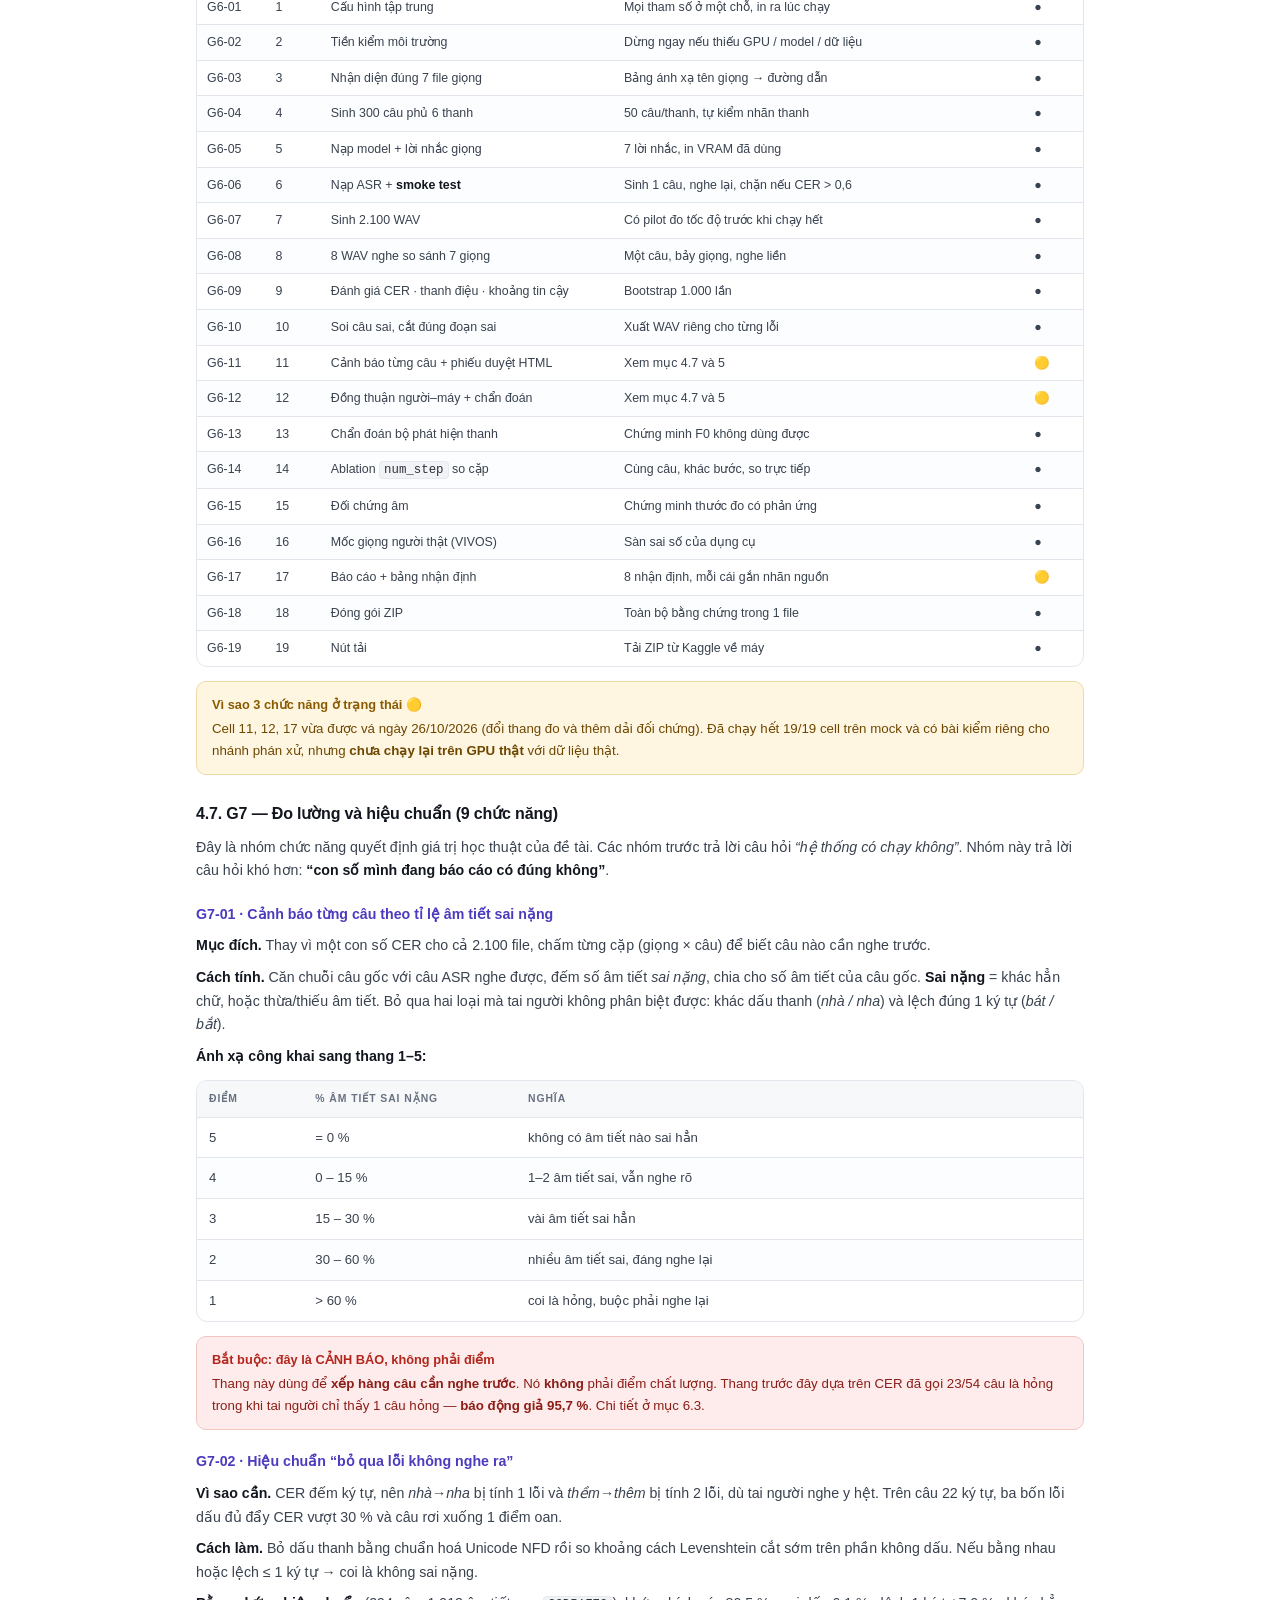
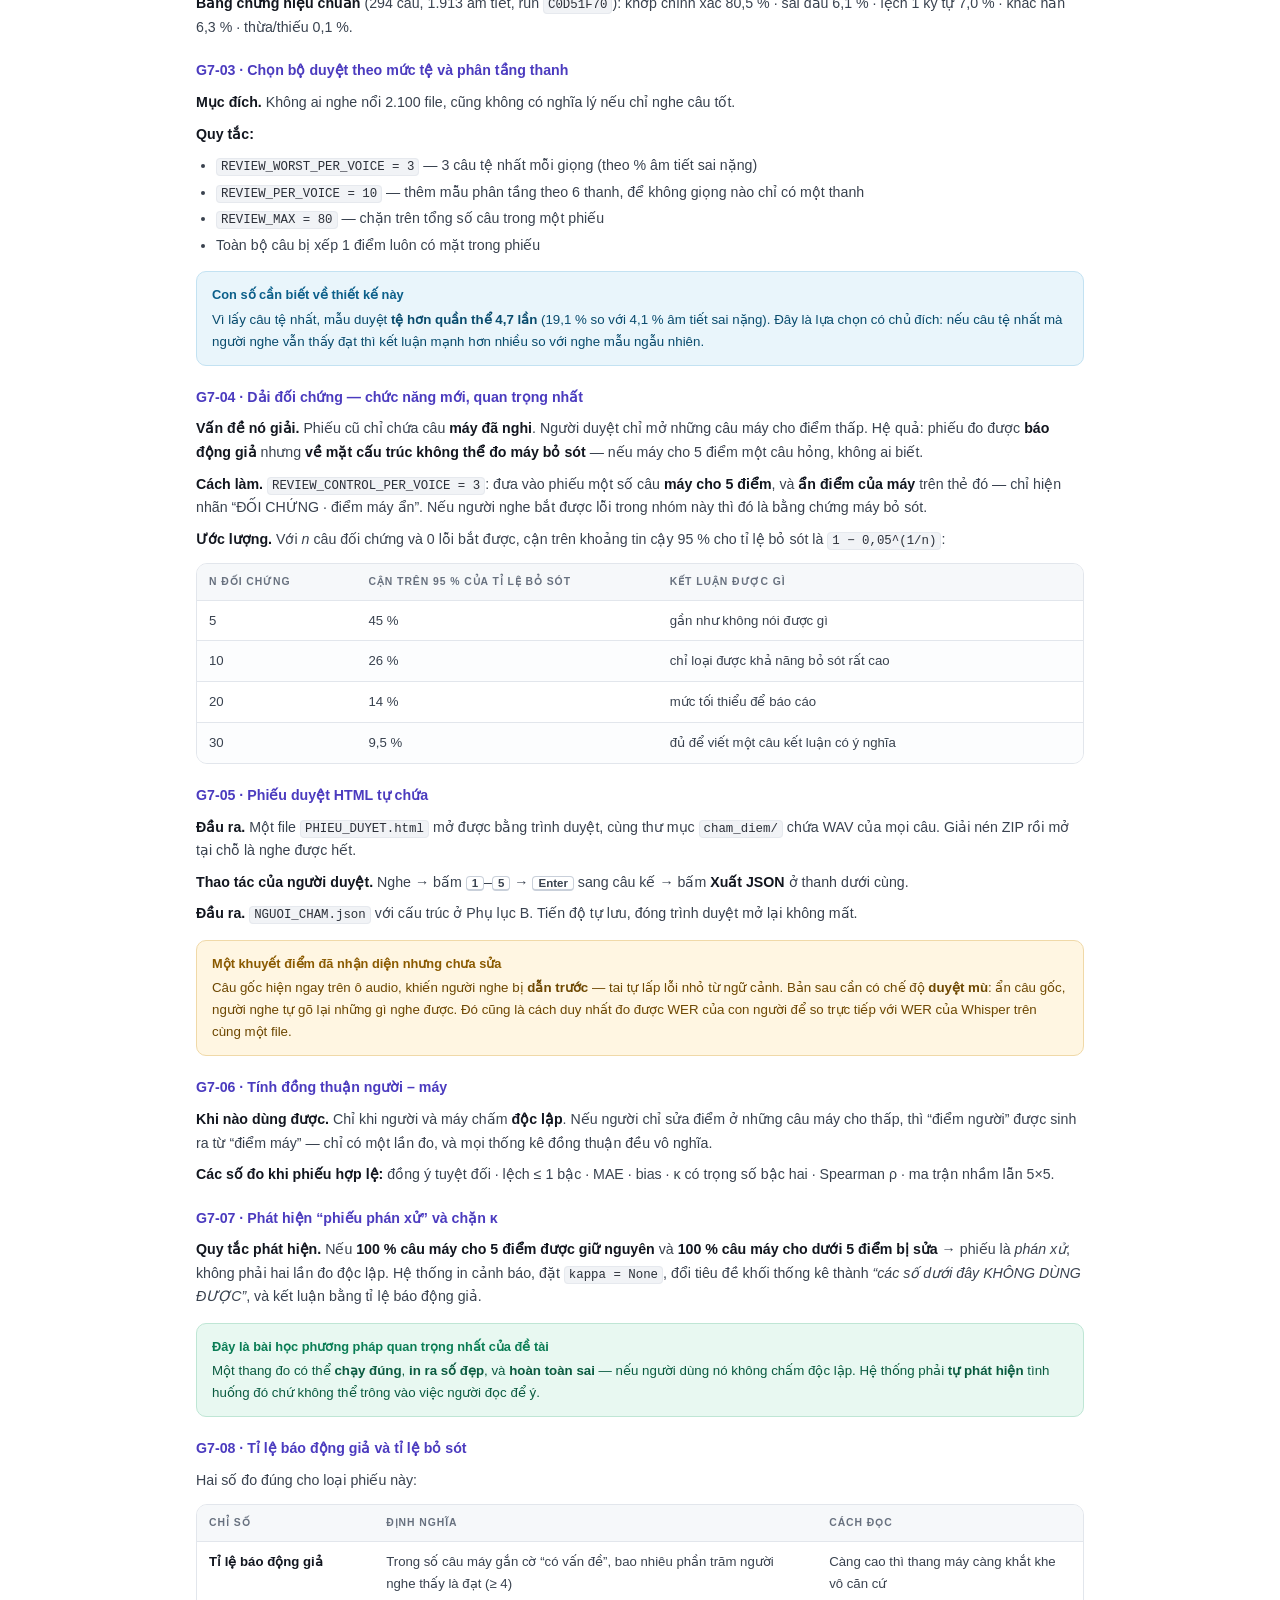
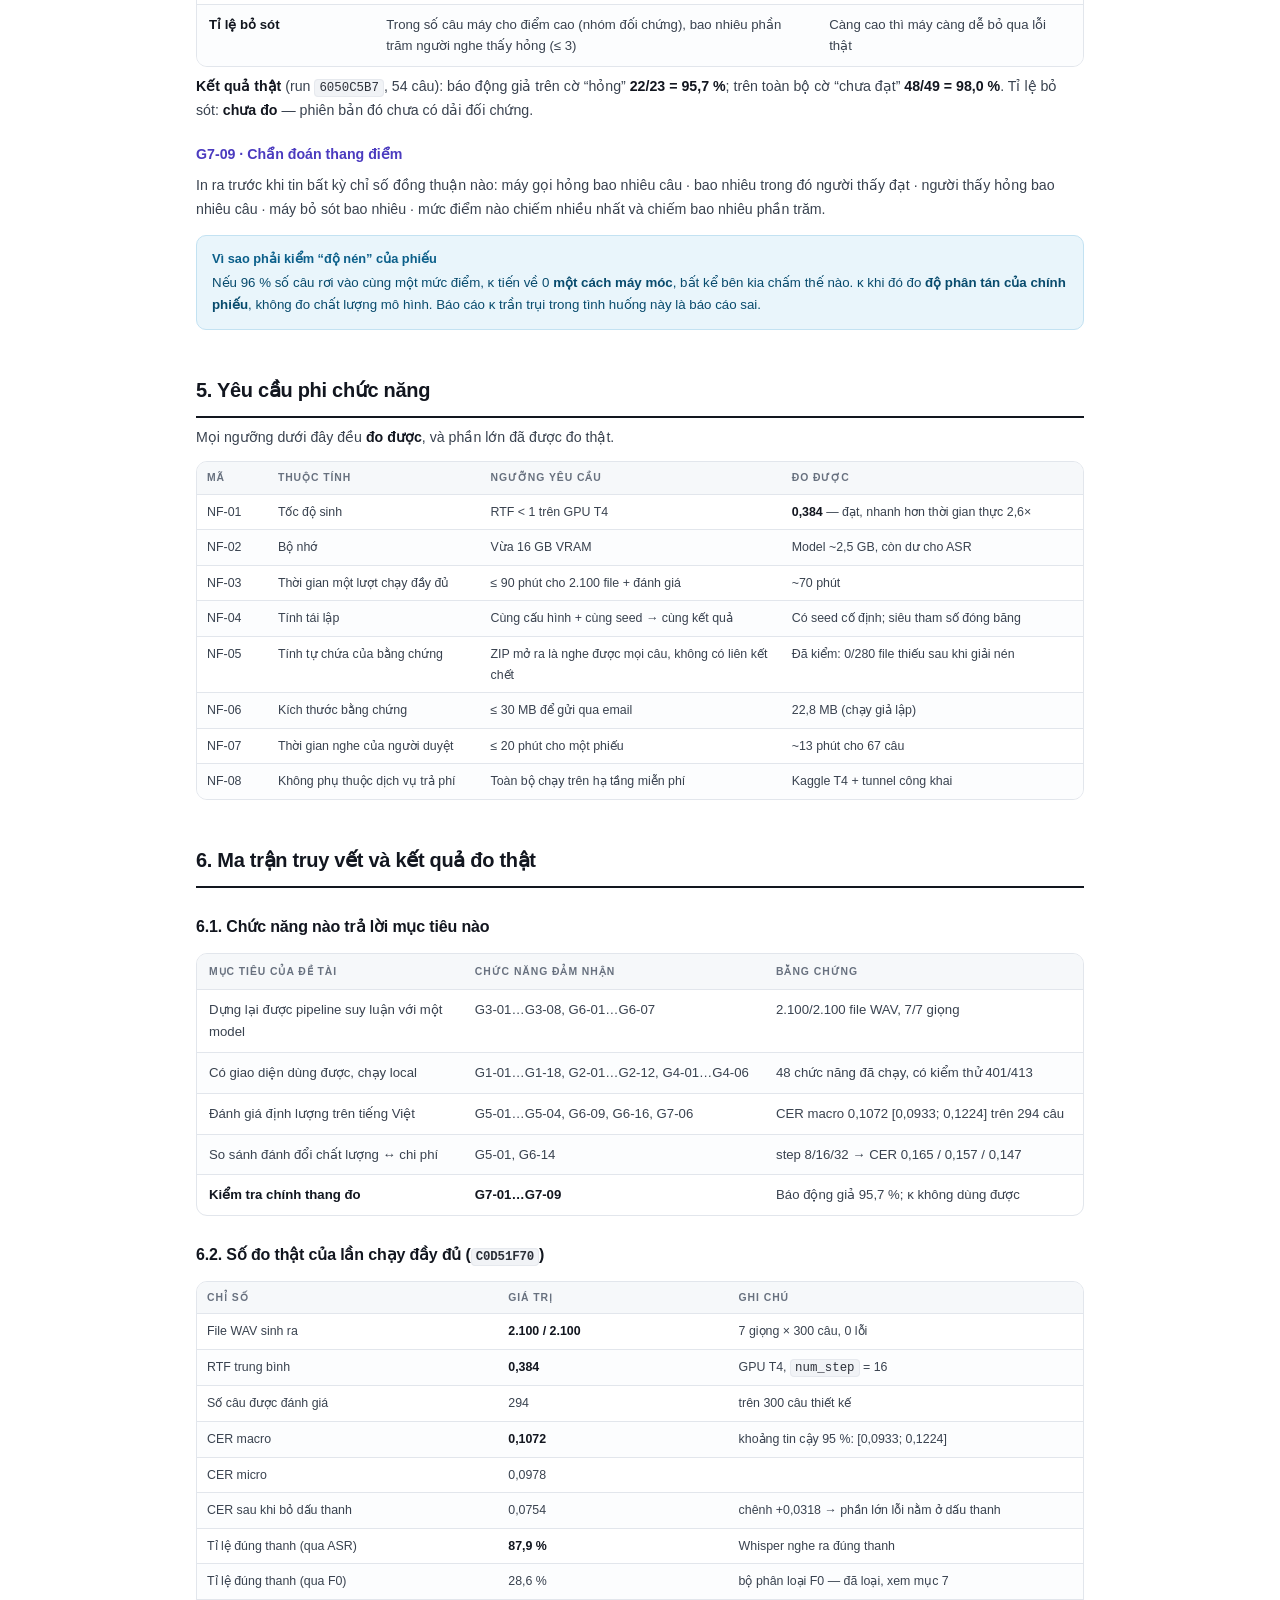
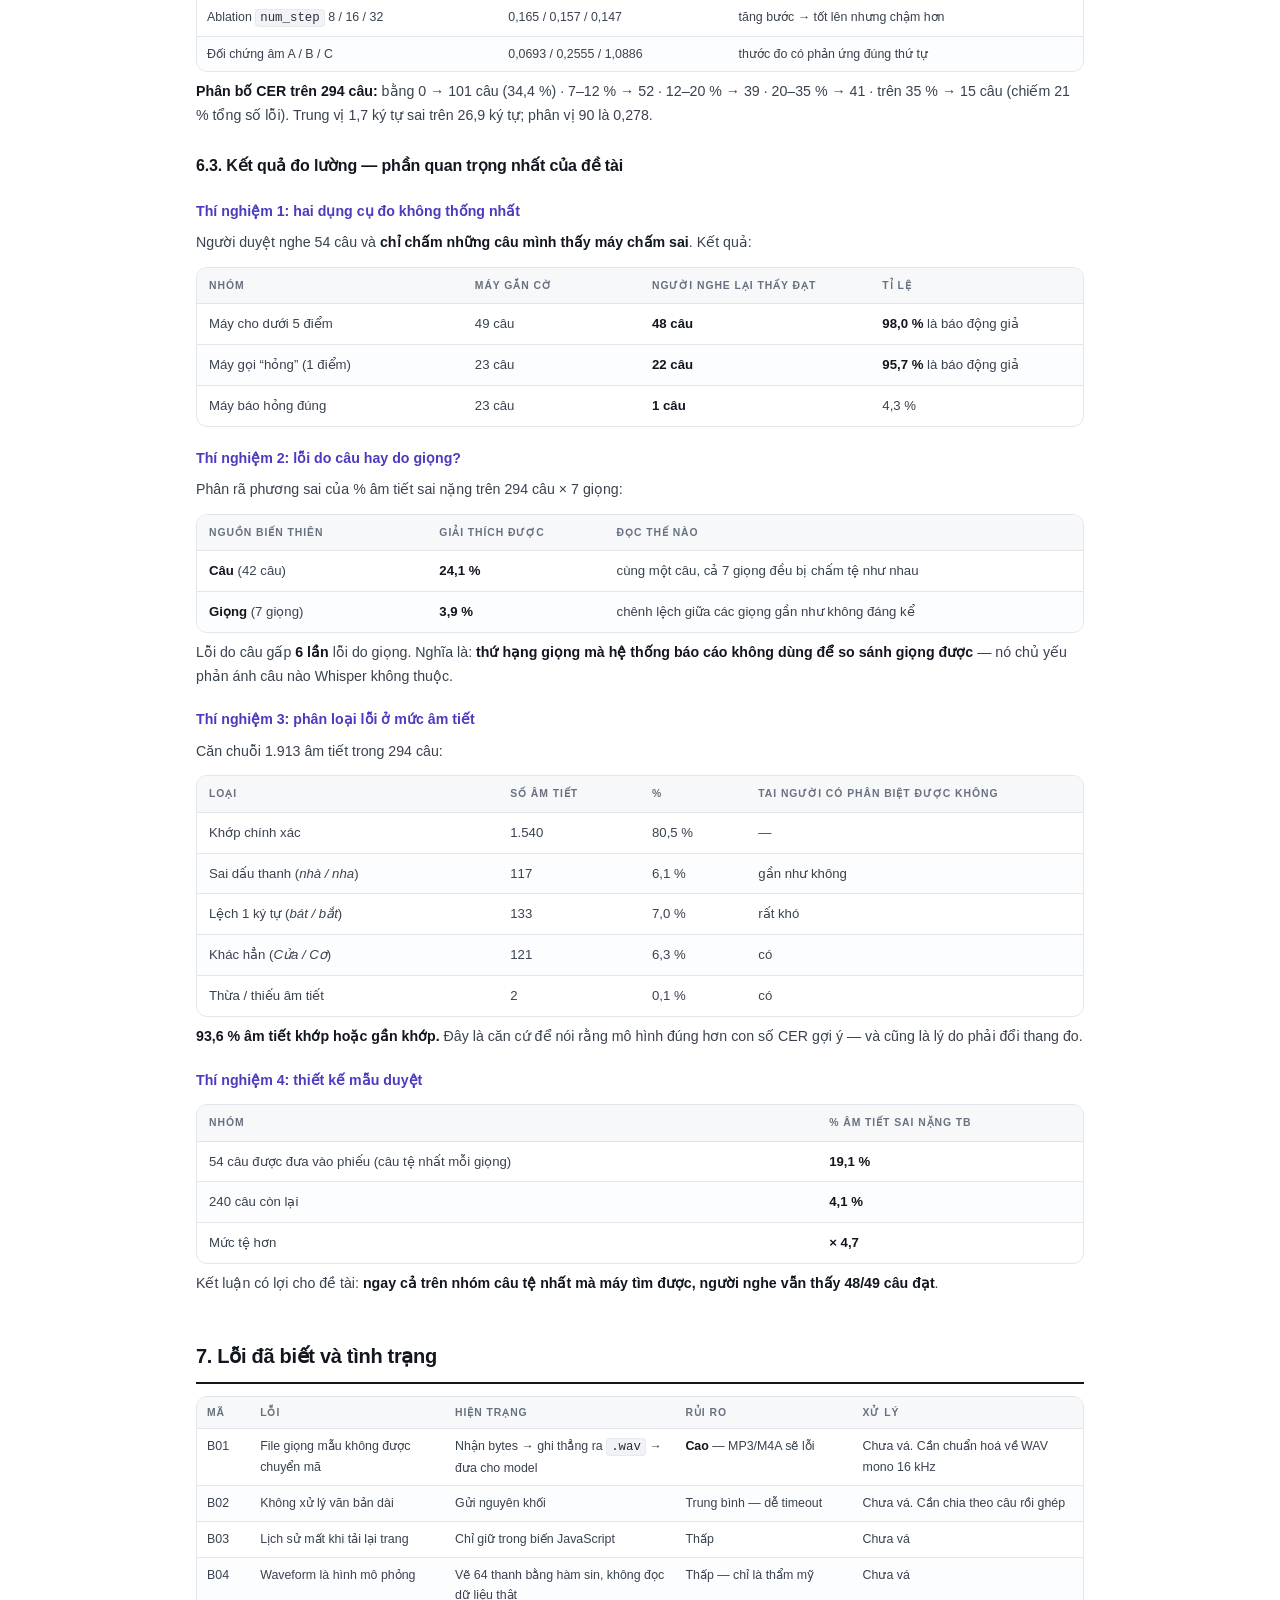
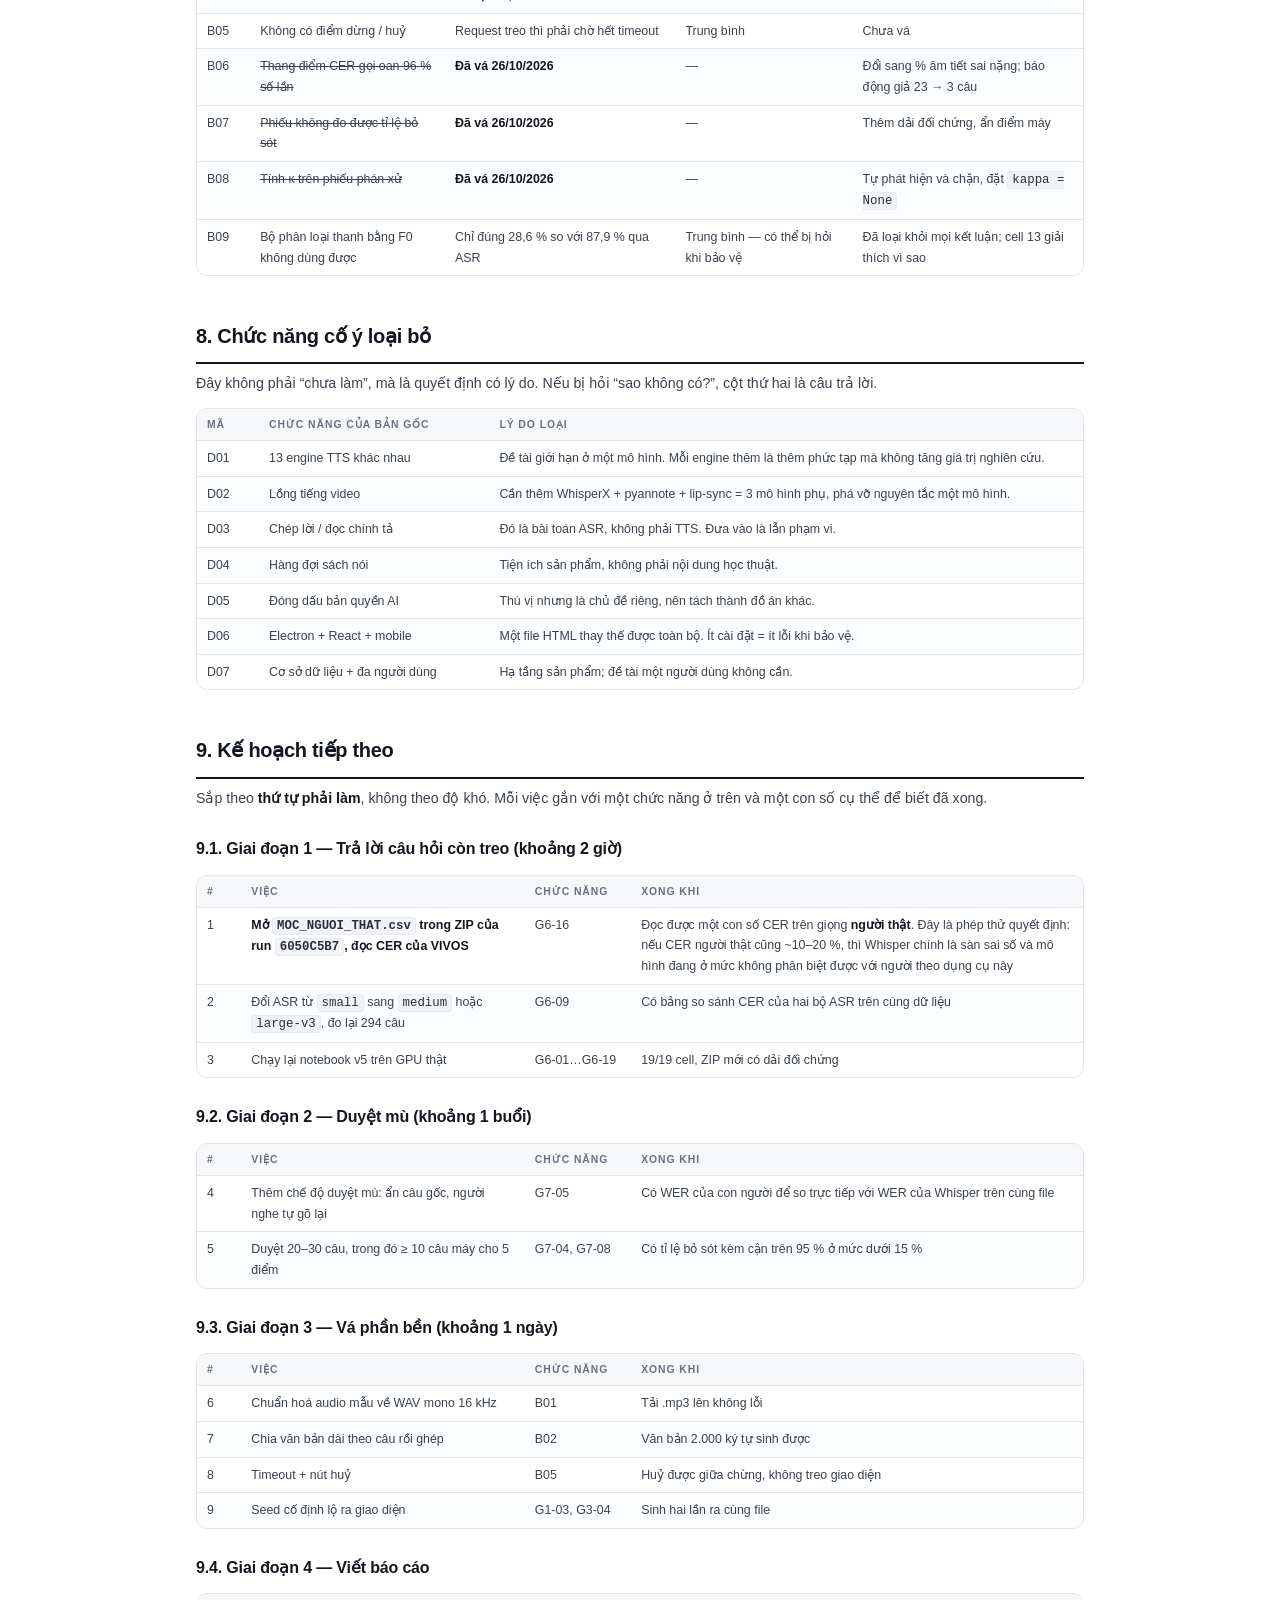
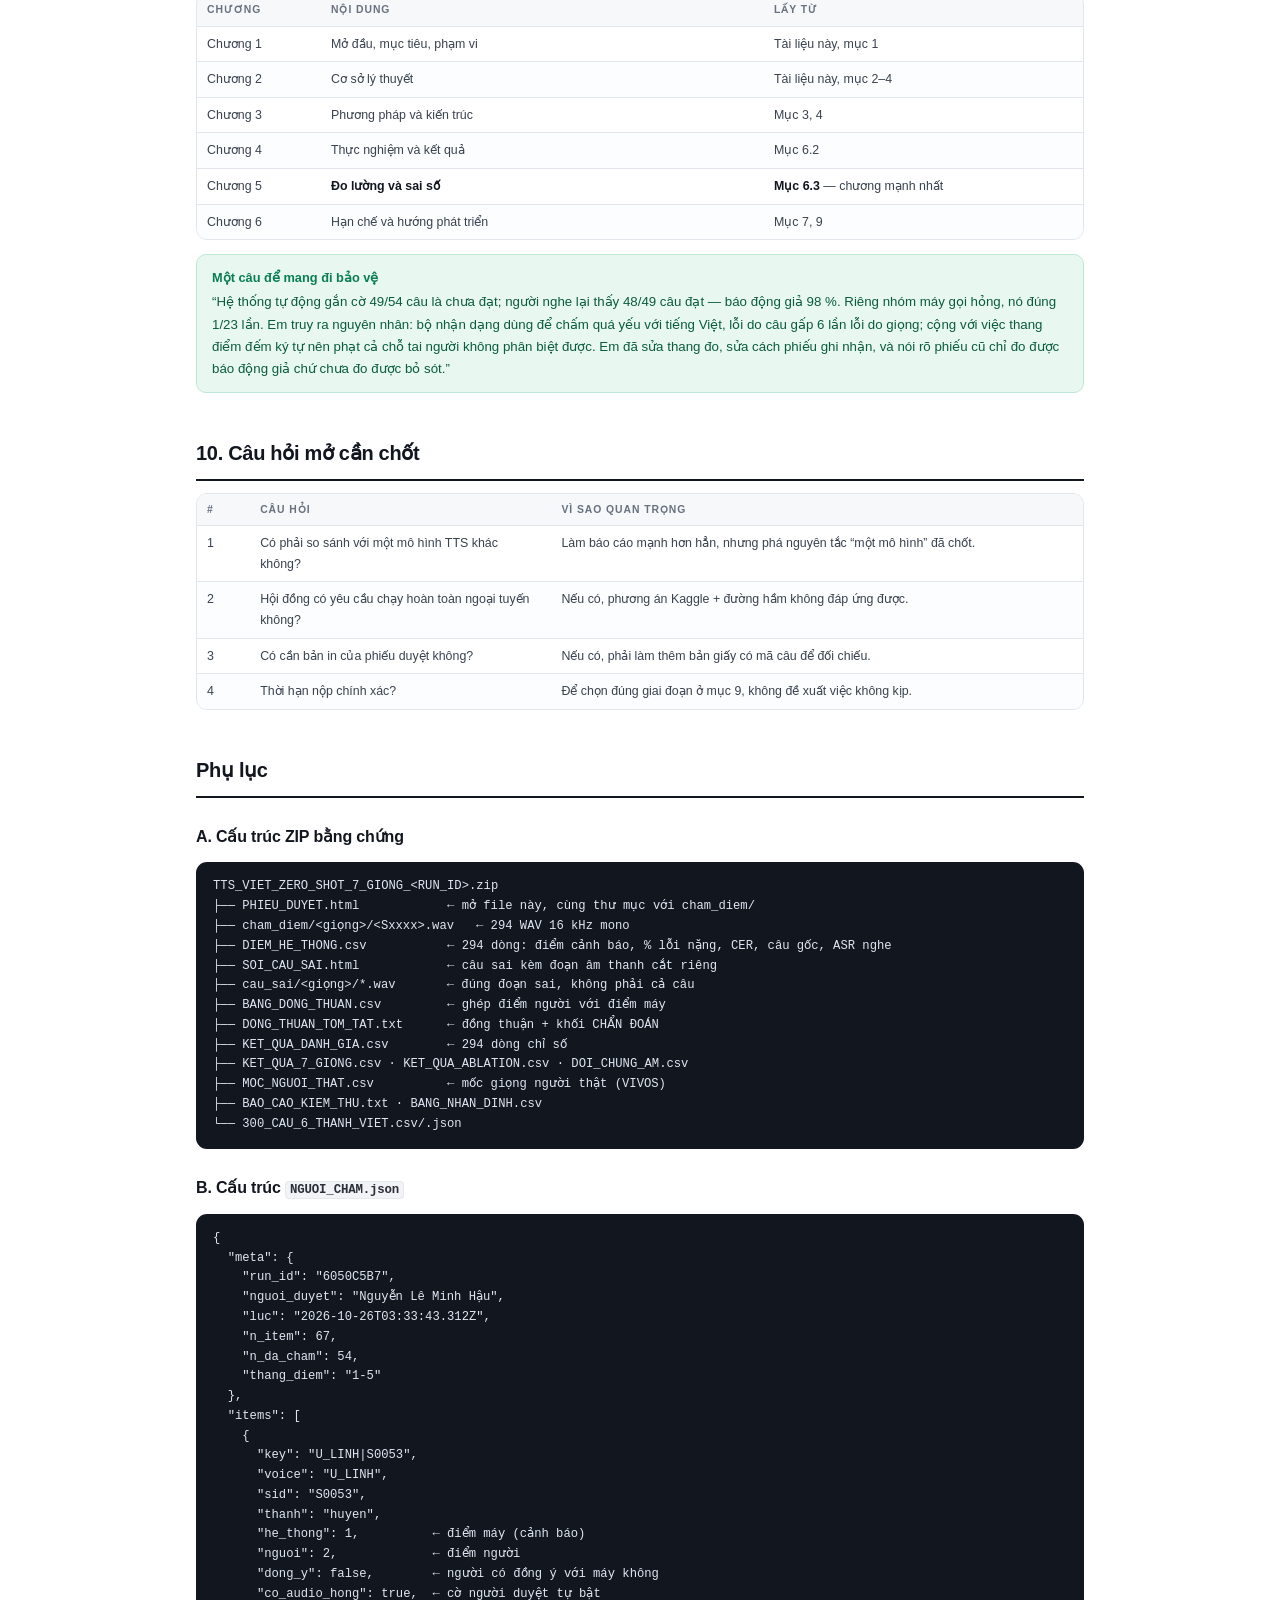
<file: docs/DAC-TA-CHUC-NANG-v2.html>
<!DOCTYPE html><html lang="vi"><head><meta charset="utf-8">
<meta name="viewport" content="width=device-width,initial-scale=1">
<title>Đặc tả chức năng v2.0 — OmniVoice VN</title>
<style>
*{box-sizing:border-box;margin:0;padding:0}
:root{
  --ink:#12161f; --ink2:#39424f; --mut:#68717f; --dim:#98a1ae;
  --line:#e2e6ec; --line2:#c9d0da; --bg:#ffffff; --soft:#f6f8fa;
  --acc:#4b3bbf; --accbg:#f0edff;
  --ok:#0a7d55; --okbg:#e8f8f1; --warn:#8a5a00; --warnbg:#fff6e2;
  --bad:#b3261e; --badbg:#fdeceb; --info:#0b5f8a; --infobg:#e9f5fb;
}
html{-webkit-text-size-adjust:100%}
body{background:var(--bg);color:var(--ink);font-size:14.2px;line-height:1.66;
  font-family:"Segoe UI",-apple-system,BlinkMacSystemFont,Roboto,"Helvetica Neue",Arial,sans-serif;
  -webkit-font-smoothing:antialiased}
.wrap{max-width:940px;margin:0 auto;padding:40px 26px 90px}

/* bìa */
.cover{border:1px solid var(--line);border-radius:14px;padding:30px 30px 26px;background:
  linear-gradient(180deg,#fbfaff,#fff 60%)}
.eyebrow{display:inline-block;font-size:10.5px;letter-spacing:.14em;text-transform:uppercase;
  font-weight:750;color:var(--acc);background:var(--accbg);padding:5px 11px;border-radius:999px}
.cover h1{font-size:26px;font-weight:790;line-height:1.24;letter-spacing:-.02em;margin:14px 0 6px}
.cover h1 small{display:block;font-size:15px;font-weight:600;color:var(--ink2);letter-spacing:0;margin-top:8px}
.meta{display:grid;grid-template-columns:repeat(auto-fit,minmax(210px,1fr));gap:10px 26px;
  margin-top:20px;padding-top:18px;border-top:1px dashed var(--line2);font-size:13px;color:var(--ink2)}
.meta b{color:var(--ink);font-weight:680}
.meta div span{display:block;font-size:10.5px;letter-spacing:.1em;text-transform:uppercase;
  color:var(--dim);font-weight:740;margin-bottom:2px}

.stats{display:grid;grid-template-columns:repeat(auto-fit,minmax(132px,1fr));gap:10px;margin:24px 0 6px}
.stat{background:var(--soft);border:1px solid var(--line);border-radius:11px;padding:12px 14px}
.stat b{display:block;font-size:22px;font-weight:790;letter-spacing:-.02em;line-height:1.2;color:var(--ink)}
.stat span{font-size:11px;color:var(--mut);line-height:1.35;display:block;margin-top:2px}
.stat.ok b{color:var(--ok)} .stat.warn b{color:var(--warn)}
.stat.bad b{color:var(--bad)} .stat.acc b{color:var(--acc)}

/* đề mục */
h1{font-size:20px;font-weight:780;letter-spacing:-.015em;margin:44px 0 4px;
  padding-bottom:9px;border-bottom:2px solid var(--ink);color:var(--ink)}
h1:first-of-type{margin-top:34px}
h2{font-size:16px;font-weight:740;letter-spacing:-.01em;margin:26px 0 6px;color:var(--ink)}
h3{font-size:14.2px;font-weight:720;color:var(--acc);margin:20px 0 4px}
p{margin:8px 0;color:var(--ink2)}
p b,li b,td b{color:var(--ink)}
code{font-family:"Cascadia Mono",Consolas,Menlo,monospace;font-size:12.4px;
  background:#f1f3f6;border:1px solid #e6e9ee;border-radius:4px;padding:1px 4px;color:#2b2f38}
kbd{font-family:inherit;font-size:11.5px;font-weight:700;background:#fff;border:1px solid var(--line2);
  border-bottom-width:2px;border-radius:4px;padding:0 5px}
ul,ol{margin:8px 0 8px 20px;color:var(--ink2)}
li{margin:3px 0}

/* bảng */
.tw{overflow-x:auto;margin:12px 0 6px;border:1px solid var(--line);border-radius:11px;background:#fff}
table{border-collapse:collapse;width:100%;font-size:13.2px}
th,td{padding:9px 12px;text-align:left;vertical-align:top;border-bottom:1px solid var(--line)}
tr:last-child td{border-bottom:none}
th{font-size:10.4px;letter-spacing:.09em;text-transform:uppercase;color:var(--mut);
  font-weight:760;background:var(--soft);white-space:nowrap}
tbody tr:nth-child(even){background:#fcfdfe}
td{color:var(--ink2)}
table.small{font-size:12.4px}
table.small th,table.small td{padding:7px 10px}

/* chú thích */
.note{border-radius:10px;padding:12px 15px;margin:14px 0;font-size:13.3px;border:1px solid}
.note .t{display:block;font-weight:760;font-size:12.8px;margin-bottom:3px}
.note.ok{background:var(--okbg);border-color:#bfe6d5;color:#0a5b40}
.note.warn{background:var(--warnbg);border-color:#f0d9a8;color:#6d4700}
.note.bad{background:var(--badbg);border-color:#f3c5c2;color:#8c1d17}
.note.info{background:var(--infobg);border-color:#c3e2f2;color:#084b6d}
.note.ok .t{color:var(--ok)} .note.warn .t{color:var(--warn)}
.note.bad .t{color:var(--bad)} .note.info .t{color:var(--info)}

pre{background:#12161f;color:#dfe6f2;border-radius:11px;padding:15px 17px;overflow-x:auto;
  font-family:"Cascadia Mono",Consolas,Menlo,monospace;font-size:12.2px;line-height:1.62;margin:12px 0}
pre code{background:none;border:none;color:inherit;padding:0;font-size:inherit}

.ok{color:var(--ok)} .warn{color:var(--warn)} .bad{color:var(--bad)} .dim{color:var(--dim)}

hr{border:none;border-top:1px solid var(--line);margin:34px 0}
.foot{margin-top:52px;padding-top:16px;border-top:1px solid var(--line);font-size:12px;color:var(--dim)}

@media print{
  @page{size:A4;margin:16mm 14mm}
  body{font-size:10.6pt;line-height:1.5}
  .wrap{max-width:none;padding:0}
  .cover{page-break-after:always;border:none;padding:0}
  h1{page-break-after:avoid;font-size:14pt;margin-top:16mm}
  h2,h3{page-break-after:avoid}
  .tw,pre,.note{page-break-inside:avoid}
  th{position:static}
  a{color:inherit;text-decoration:none}
}
</style></head><body><div class='wrap'>
<div class='cover'>
<span class='eyebrow'>Chuyên đề Trí tuệ nhân tạo · Đặc tả chức năng v2.0</span>
<h1>ĐẶC TẢ CHỨC NĂNG HỆ THỐNG — OmniVoice VN<small>Dựng lại quy trình tổng hợp và nhân bản giọng nói tiếng Việt zero-shot với một mô hình duy nhất</small></h1>
<div class='meta'>
<div><span>Đề tài</span><b>Nghiên cứu và ứng dụng mô hình học sâu trong tổng hợp, nhân bản giọng nói tiếng Việt zero-shot</b></div>
<div><span>Học phần</span><b>Chuyên đề Trí tuệ nhân tạo</b></div>
<div><span>Đơn vị</span><b>Trường Đại học Thủy Lợi — Phân hiệu TP. Hồ Chí Minh</b><br>Khoa Kỹ thuật Hạ tầng và Công nghệ thông tin</div>
<div><span>Giảng viên hướng dẫn</span><b>TS. Hoàng Văn Quý</b></div>
<div><span>Sinh viên thực hiện</span><b>Nguyễn Hữu Duy — 2389403542 — 23DODA3<br>Đỗ Viết Thạch — 2389400193 — 23DODA2<br>Nguyễn Đức Thắng — 2389401049 — 23DODA2</b></div>
<div><span>Mô hình sử dụng</span><b><code>k2-fsa/OmniVoice</code> 0.2.1</b></div>
<div><span>Phiên bản · Ngày</span><b>v2.0 · 26/10/2026</b></div>
</div></div>
<div class='stats'>
<div class='stat acc'><b>76</b><span>chức năng được đặc tả</span></div>
<div class='stat ok'><b>64</b><span>đã chạy, có kiểm chứng</span></div>
<div class='stat warn'><b>12</b><span>mới, mới kiểm trên mock</span></div>
<div class='stat bad'><b>5</b><span>lỗi đã biết, chưa vá</span></div>
<div class='stat acc'><b>2.100</b><span>file WAV thật đã sinh</span></div>
</div>
<h1>1. Mục đích, phạm vi và quy ước của tài liệu</h1>
<h2>1.1. Mục đích</h2>
<p>Tài liệu này đặc tả <b>toàn bộ chức năng</b> của hệ thống OmniVoice VN — hệ thống dựng lại quy trình suy luận của một mô hình tổng hợp giọng nói zero-shot duy nhất cho tiếng Việt. Mỗi chức năng được mô tả đủ để: (a) một người khác đọc là dựng lại được; (b) tự kiểm được nó đã đạt hay chưa; (c) biết nó hỏng ở đâu khi hỏng.</p>
<p>Tài liệu dùng cho môn <b>Chuyên đề Trí tuệ nhân tạo</b>. Khác với một bản đặc tả phần mềm thông thường, tài liệu này dành gần một nửa dung lượng cho nhóm chức năng <b>đo lường và hiệu chuẩn</b> — vì với một đề tài AI, phần khó nhất không phải là chạy được model, mà là <b>biết mình đã đo đúng hay chưa</b>.</p>
<h2>1.2. Phạm vi</h2>
<div class='tw'><table><colgroup><col style='width:52%'><col style='width:48%'></colgroup><thead><tr><th>Trong phạm vi</th><th>Ngoài phạm vi</th></tr></thead><tbody><tr><td>Một mô hình duy nhất: <code>k2-fsa/OmniVoice</code></td><td>So sánh nhiều mô hình TTS khác nhau</td></tr><tr><td>Tiếng Việt, 6 thanh điệu, 7 giọng người nói</td><td>Đa ngôn ngữ, giọng vùng miền</td></tr><tr><td>Ba chế độ: TTS · nhân bản giọng (zero-shot) · thiết kế giọng</td><td>Ca hát, chuyển đổi giọng thời gian thực</td></tr><tr><td>Đo chất lượng tự động (CER/WER, thanh điệu, RTF) + người duyệt</td><td>Đánh giá cảm nhận MOS quy mô lớn với người ngoài nhóm</td></tr><tr><td>Chạy trên Kaggle GPU T4, giao diện trên máy cá nhân</td><td>Triển khai sản phẩm, đa người dùng, thanh toán</td></tr></tbody></table></div>
<h2>1.3. Quy ước mã chức năng</h2>
<div class='tw'><table><colgroup><col style='width:14%'><col style='width:42%'><col style='width:12%'><col style='width:32%'></colgroup><thead><tr><th>Tiền tố</th><th>Nhóm</th><th>Số lượng</th><th>Nơi thực thi</th></tr></thead><tbody><tr><td><code>G1-xx</code></td><td>Giao diện người dùng (web)</td><td>18</td><td>Trình duyệt, 1 file HTML</td></tr><tr><td><code>G2-xx</code></td><td>Backend API</td><td>12</td><td>FastAPI trên Kaggle</td></tr><tr><td><code>G3-xx</code></td><td>Lõi suy luận mô hình</td><td>8</td><td>Python + OmniVoice 0.2.1</td></tr><tr><td><code>G4-xx</code></td><td>Hạ tầng &amp; kết nối</td><td>6</td><td>Kaggle notebook + cloudflared</td></tr><tr><td><code>G5-xx</code></td><td>Đánh giá sơ bộ (lớp ứng dụng)</td><td>4</td><td>script eval/</td></tr><tr><td><code>G6-xx</code></td><td>Dây chuyền nghiên cứu (notebook v5)</td><td>19</td><td>19 cell, Kaggle</td></tr><tr><td><code>G7-xx</code></td><td>Đo lường &amp; hiệu chuẩn</td><td>9</td><td>Cell 11–12 của notebook</td></tr></tbody></table></div>
<h2>1.4. Quy ước trạng thái</h2>
<div class='tw'><table><colgroup><col style='width:22%'><col style='width:42%'><col style='width:36%'></colgroup><thead><tr><th>Ký hiệu</th><th>Nghĩa</th><th>Bằng chứng</th></tr></thead><tbody><tr><td><b class='ok'>●</b> ĐÃ CHẠY THẬT</td><td>Đã chạy trên GPU Kaggle với dữ liệu thật, có file kết quả</td><td>Run <code>C0D51F70</code> (2.100 WAV) và run <code>6050C5B7</code> (phiếu duyệt)</td></tr><tr><td><b class='warn'>●</b> MỚI KIỂM MOCK</td><td>Đã chạy hết 19/19 cell trên môi trường giả lập</td><td>19/19 cell, 0 lỗi cú pháp; <b>chưa chạy trên GPU thật</b></td></tr><tr><td><b class='bad'>●</b> LỖI ĐÃ BIẾT</td><td>Đã xác định nguyên nhân, chưa vá</td><td>Mục 7</td></tr><tr><td><b class='dim'>●</b> CHƯA LÀM</td><td>Đặc tả trước, chưa hiện thực</td><td>Mục 8, 9</td></tr></tbody></table></div>
<div class='note warn'><span class='t'>Điều quan trọng nhất cần đọc đúng</span>Nhóm <code>G6</code> và <code>G7</code> mô tả notebook phiên bản v5. Phiên bản này <b>mới chỉ chạy trên môi trường giả lập</b> (mock), chưa chạy lại trên GPU thật. Các con số trong nhóm <code>G5</code>, <code>G3</code> là số đo <b>thật</b> từ run <code>C0D51F70</code>. Không được trộn hai loại bằng chứng này vào cùng một câu.</div>
<h1>2. Tác nhân và bối cảnh sử dụng</h1>
<div class='tw'><table><colgroup><col style='width:20%'><col style='width:30%'><col style='width:50%'></colgroup><thead><tr><th>Tác nhân</th><th>Là ai</th><th>Tương tác với hệ thống để làm gì</th></tr></thead><tbody><tr><td><b>Người dùng cuối</b></td><td>Sinh viên, giảng viên muốn tạo giọng nói</td><td>Nhập văn bản, chọn giọng mẫu, nghe và tải WAV</td></tr><tr><td><b>Người duyệt</b></td><td>Người nghe và chấm điểm từng câu</td><td>Mở <code>PHIEU_DUYET.html</code>, nghe, bấm 1–5, xuất <code>NGUOI_CHAM.json</code></td></tr><tr><td><b>Người nghiên cứu</b></td><td>Nhóm thực hiện đề tài</td><td>Chạy notebook, đọc bảng kết quả, quyết định bước tiếp theo</td></tr><tr><td><b>Máy chủ Kaggle</b></td><td>GPU T4, 16 GB VRAM</td><td>Nạp model, sinh audio, chạy ASR, đóng gói ZIP</td></tr><tr><td><b>Bộ nhận dạng tiếng nói</b></td><td>Whisper (<code>small</code>)</td><td>Nghe lại audio do hệ thống sinh ra và chép thành chữ — <b>đây là dụng cụ đo, và chính nó là nguồn sai số lớn nhất</b></td></tr><tr><td><b>Mô hình OmniVoice</b></td><td><code>k2-fsa/OmniVoice</code> 0.2.1</td><td>Sinh dạng sóng từ văn bản và lời nhắc giọng</td></tr></tbody></table></div>
<div class='note info'><span class='t'>Vì sao phải liệt kê “bộ nhận dạng tiếng nói” như một tác nhân</span>Trong hệ thống này, Whisper không phải thành phần phụ — nó là <b>dụng cụ đo chính</b>. Mọi con số CER, WER, tỉ lệ đúng thanh đều đi qua nó. Khi hai dụng cụ đo (Whisper và tai người) lệch nhau, phải điều tra <b>dụng cụ</b> trước khi kết luận về model. Phân tích ở mục 6.3 cho thấy đúng là như vậy.</div>
<h1>3. Phân rã chức năng</h1>
<p>Hệ thống chia làm bảy nhóm. Ba nhóm đầu là <b>sản phẩm</b> (dùng thật được), hai nhóm giữa là <b>dây chuyền nghiên cứu</b> (sinh số liệu), hai nhóm cuối là <b>bộ đo và bộ hiệu chuẩn</b> — chính là phần làm nên giá trị học thuật của đề tài.</p>
<div class='tw'><table><colgroup><col style='width:10%'><col style='width:26%'><col style='width:54%'><col style='width:10%'></colgroup><thead><tr><th>Nhóm</th><th>Tên nhóm</th><th>Vai trò trong đề tài</th><th>SL</th></tr></thead><tbody><tr><td><b>G1</b></td><td>Giao diện người dùng</td><td>Chứng minh hệ thống dùng được, không chỉ chạy được</td><td>18</td></tr><tr><td><b>G2</b></td><td>Backend API</td><td>Tách giao diện khỏi GPU; hợp đồng dữ liệu rõ ràng</td><td>12</td></tr><tr><td><b>G3</b></td><td>Lõi suy luận</td><td>Nơi thực sự gọi mô hình — và nơi mọi lỗi chất lượng sinh ra</td><td>8</td></tr><tr><td><b>G4</b></td><td>Hạ tầng</td><td>Đưa GPU miễn phí tới tay người dùng</td><td>6</td></tr><tr><td><b>G5</b></td><td>Đánh giá sơ bộ</td><td>Vòng đo đầu tiên ở lớp ứng dụng</td><td>4</td></tr><tr><td><b>G6</b></td><td>Dây chuyền nghiên cứu</td><td>Sinh 2.100 file, đo, cắt lỗi, xuất bằng chứng</td><td>19</td></tr><tr><td><b>G7</b></td><td>Đo lường &amp; hiệu chuẩn</td><td>Kiểm tra xem <b>chính thang điểm</b> có đúng không</td><td>9</td></tr></tbody></table></div>
<p><b>Tổng: 76 chức năng.</b> Trong đó 64 đã chạy có kiểm chứng, 12 mới kiểm trên mock, 5 lỗi đã biết chưa vá (mục 7).</p>
<h1>4. Đặc tả chi tiết các chức năng</h1>
<h2>4.1. G1 — Giao diện người dùng (18 chức năng)</h2>
<p>Một file HTML duy nhất, không cần cài đặt. Bốn khu vực: Văn bản → Giọng · Nhân bản · Thiết kế · Về dự án. Trạng thái: <b class='ok'>●</b> toàn bộ đã chạy.</p>
<div class='tw'><table class='small'><colgroup><col style='width:7%'><col style='width:17%'><col style='width:19%'><col style='width:27%'><col style='width:24%'><col style='width:6%'></colgroup><thead><tr><th>Mã</th><th>Chức năng</th><th>Đầu vào → Đầu ra</th><th>Quy tắc &amp; xử lý lỗi</th><th>Tiêu chí nghiệm thu</th><th>TT</th></tr></thead><tbody><tr><td>G1-01</td><td>Điều hướng 4 khu vực</td><td>Click tab → đổi khung nội dung</td><td>Giữ trạng thái form khi chuyển tab</td><td>Chuyển tab không mất văn bản đã nhập</td><td>●</td></tr><tr><td>G1-02</td><td>Nhập văn bản + đếm ký tự</td><td>Chuỗi → số ký tự realtime</td><td>Cảnh báo khi thiếu dấu câu cuối câu</td><td>Đếm đúng cả ký tự có dấu tiếng Việt</td><td>●</td></tr><tr><td>G1-03</td><td>Chọn <code>num_step</code></td><td>8 / 16 / 32 → tham số sinh</td><td>Kèm mô tả đánh đổi chất lượng ↔ thời gian</td><td>Chọn xong gửi đúng giá trị</td><td>●</td></tr><tr><td>G1-04</td><td>Chọn tốc độ đọc</td><td>0,85× · 1,0× · 1,15× · 1,3×</td><td>Ánh xạ sang <code>speed</code></td><td>WAV dài/ngắn tương ứng</td><td>●</td></tr><tr><td>G1-05</td><td>Kéo–thả file giọng mẫu</td><td>File → vùng thả</td><td>Chặn nếu không phải audio</td><td>Thả file .wav hiện tên ngay</td><td>●</td></tr><tr><td>G1-06</td><td>Kiểm tra định dạng file</td><td>File → chấp nhận / từ chối</td><td>Đọc <code>type</code> và phần mở rộng</td><td>Từ chối .txt .pdf kèm thông báo rõ</td><td>●</td></tr><tr><td>G1-07</td><td>Hiện tên + dung lượng file</td><td>File → nhãn</td><td>Làm tròn KB/MB</td><td>Hiện đúng trong 1 s</td><td>●</td></tr><tr><td>G1-08</td><td>Ô lời của clip mẫu</td><td>Chuỗi (tuỳ chọn)</td><td>Rỗng thì bỏ qua</td><td>Có/không đều sinh được</td><td>●</td></tr><tr><td>G1-09</td><td>Chips thiết kế giọng</td><td>4 nhóm chip</td><td>giới tính · tuổi · cao độ · phong cách</td><td>Mỗi nhóm chọn được 1 giá trị</td><td>●</td></tr><tr><td>G1-10</td><td>Tự ghép mô tả giọng</td><td>Chip → chuỗi <code>instruct</code></td><td>Ghép xong vẫn sửa tay được</td><td>Sửa tay không bị ghi đè</td><td>●</td></tr><tr><td>G1-11</td><td>Waveform bấm để tua</td><td>Click → đổi vị trí phát</td><td><b>Hình vẽ mô phỏng, không đọc dữ liệu thật</b> (lỗi B04)</td><td>Tua được đúng mốc</td><td>●</td></tr><tr><td>G1-12</td><td>Play / pause + tiến trình</td><td>Nút → trạng thái</td><td>Đồng bộ theo <code>timeupdate</code></td><td>Không lệch quá 0,2 s</td><td>●</td></tr><tr><td>G1-13</td><td>Hiện số đo kết quả</td><td>Header HTTP → nhãn</td><td>Thời lượng · thời gian sinh · RTF</td><td>Khớp header server</td><td>●</td></tr><tr><td>G1-14</td><td>Tải WAV về máy</td><td>Blob → file</td><td>Tên có timestamp</td><td>File mở được bằng trình phát</td><td>●</td></tr><tr><td>G1-15</td><td>Lịch sử phiên</td><td>12 bản gần nhất</td><td>Mất khi F5 (lỗi B03)</td><td>Bấm vào nghe lại được</td><td>●</td></tr><tr><td>G1-16</td><td>Modal cấu hình kết nối</td><td>URL + API key</td><td>Có nút kiểm tra kết nối</td><td>Đổi URL là dùng được ngay</td><td>●</td></tr><tr><td>G1-17</td><td>Lưu cấu hình</td><td><code>localStorage</code></td><td>Mở lại không phải nhập</td><td>Đóng trình duyệt vẫn còn</td><td>●</td></tr><tr><td>G1-18</td><td>Theo dõi backend</td><td>Polling 30 s</td><td>Chấm xanh/đỏ + thời điểm đồng bộ</td><td>Tắt server → đỏ trong ≤ 30 s</td><td>●</td></tr></tbody></table></div>
<h2>4.2. G2 — Backend API (12 chức năng)</h2>
<p>FastAPI, 446 dòng. Mọi phản hồi lỗi đều là JSON <code>{"error": "..."}</code> để giao diện hiển thị được nguyên văn.</p>
<div class='tw'><table class='small'><colgroup><col style='width:7%'><col style='width:22%'><col style='width:38%'><col style='width:33%'></colgroup><thead><tr><th>Mã</th><th>Endpoint / chức năng</th><th>Hợp đồng</th><th>Ghi chú</th></tr></thead><tbody><tr><td>G2-01</td><td><code>GET /health</code></td><td>→ <code>{model, device, mock, loaded, sample_rate}</code></td><td>Giao diện polling 30 s. <code>mock=true</code> nghĩa là không có GPU</td></tr><tr><td>G2-02</td><td><code>GET /info</code></td><td>→ thông số engine + giá trị mặc định</td><td>Dùng để in bảng tham số trong báo cáo</td></tr><tr><td>G2-03</td><td><code>POST /api/tts</code></td><td><code>{text, num_step?, speed?}</code> → <code>audio/wav</code></td><td>Chế độ giọng mặc định</td></tr><tr><td>G2-04</td><td><code>POST /api/clone</code></td><td><code>multipart: text, voice_file, transcript?</code> → <code>audio/wav</code></td><td><b>Có lỗi B01</b>: ghi thẳng bytes upload ra .wav, không chuyển mã</td></tr><tr><td>G2-05</td><td><code>POST /api/design</code></td><td><code>{text, instruct}</code> → <code>audio/wav</code></td><td>Mô tả giọng dạng văn bản</td></tr><tr><td>G2-06</td><td>Xác thực API key</td><td><code>X-API-Key</code> sai → <b>401</b></td><td>Đã kiểm thử cả trường hợp đúng và sai</td></tr><tr><td>G2-07</td><td>CORS mở</td><td>Cho phép origin của giao diện</td><td>Cần vì UI chạy trên máy khác</td></tr><tr><td>G2-08</td><td>Giới hạn upload</td><td>1 KB – 25 MB</td><td>Vượt → 413 kèm thông báo</td></tr><tr><td>G2-09</td><td>Xử lý lỗi thống nhất</td><td>Luôn trả <code>{"error"}</code></td><td>Không trả HTML traceback</td></tr><tr><td>G2-10</td><td>Header đo lường</td><td><code>X-Gen-Time</code> · <code>X-Audio-Duration</code> · <code>X-RTF</code></td><td>Giao diện đọc để hiện số đo</td></tr><tr><td>G2-11</td><td>Chế độ mock</td><td><code>OMNIVOICE_MOCK=1</code></td><td>Sinh sóng sin thay vì gọi model — để kiểm thử không cần GPU</td></tr><tr><td>G2-12</td><td>Preload / lazy load</td><td>Cấu hình lúc khởi động</td><td>Nạp sẵn model hoặc nạp ở lần gọi đầu</td></tr></tbody></table></div>
<h3>Ví dụ hợp đồng đầy đủ — G2-03</h3>
<pre><code>POST /api/tts
X-API-Key: &lt;key&gt;
Content-Type: application/json

{ &quot;text&quot;: &quot;Ba ra sân sau ngắm hoa.&quot;, &quot;num_step&quot;: 16, &quot;speed&quot;: 1.0 }

── 200 OK ──────────────────────────────────────────────
Content-Type: audio/wav
X-Gen-Time: 1.42
X-Audio-Duration: 3.70
X-RTF: 0.384
&lt;binary WAV, PCM 16-bit, mono, 24 kHz&gt;

── 401 ─────────────────────────────────────────────────
{ &quot;error&quot;: &quot;API key không hợp lệ&quot; }</code></pre>
<h2>4.3. G3 — Lõi suy luận mô hình (8 chức năng)</h2>
<div class='tw'><table class='small'><colgroup><col style='width:7%'><col style='width:22%'><col style='width:38%'><col style='width:26%'><col style='width:7%'></colgroup><thead><tr><th>Mã</th><th>Chức năng</th><th>Cách làm</th><th>Tham số / ngưỡng</th><th>TT</th></tr></thead><tbody><tr><td>G3-01</td><td>Tự phát hiện thiết bị</td><td>Thử lần lượt CUDA → MPS → CPU</td><td>In rõ đang chạy trên gì</td><td>●</td></tr><tr><td>G3-02</td><td>Chọn kiểu số theo thiết bị</td><td><code>float16</code> cho GPU, <code>float32</code> cho CPU</td><td>GPU T4: 16 GB VRAM, model ~2,5 GB</td><td>●</td></tr><tr><td>G3-03</td><td>Khoá ngôn ngữ</td><td>Luôn truyền <code>language="vietnamese"</code></td><td>Không cho phép đổi qua UI</td><td>●</td></tr><tr><td>G3-04</td><td>Sáu tham số sinh</td><td><code>num_step · guidance · speed · t_shift · denoise · postprocess</code></td><td>Mặc định: 16 · 2.0 · 1.0 · 0.1</td><td>●</td></tr><tr><td>G3-05</td><td>Lời nhắc nhân bản giọng</td><td><code>create_voice_clone_prompt()</code> từ clip mẫu</td><td>Cần clip 3–15 s</td><td>●</td></tr><tr><td>G3-06</td><td>Mô tả giọng thiết kế</td><td>Truyền <code>instruct</code> trực tiếp</td><td>Tiếng Việt, câu mô tả ngắn</td><td>●</td></tr><tr><td>G3-07</td><td>Đổi đầu ra sang WAV</td><td><code>float32</code> → PCM 16 bit, chuẩn hoá biên độ, 1 kênh</td><td>Đỉnh ≤ 0,99 để tránh vỡ tiếng</td><td>●</td></tr><tr><td>G3-08</td><td>Đo RTF</td><td><code>thời gian sinh / thời lượng audio</code></td><td>Đo thật: <b>RTF = 0,384</b> (nhanh hơn thời gian thực 2,6 lần)</td><td>●</td></tr></tbody></table></div>
<h2>4.4. G4 — Hạ tầng và kết nối (6 chức năng)</h2>
<div class='tw'><table class='small'><colgroup><col style='width:7%'><col style='width:22%'><col style='width:38%'><col style='width:26%'><col style='width:7%'></colgroup><thead><tr><th>Mã</th><th>Chức năng</th><th>Cách làm</th><th>Tiêu chí nghiệm thu</th><th>TT</th></tr></thead><tbody><tr><td>G4-01</td><td>Notebook chạy tuần tự</td><td>Mỗi cell idempotent, chạy lại không hỏng</td><td>Chạy từ cell 1 tới hết mà không sửa tay</td><td>●</td></tr><tr><td>G4-02</td><td>Kiểm tra GPU + Internet</td><td>Kiểm trước khi cài đặt</td><td>Báo rõ nếu chưa bật Internet hoặc chưa bật GPU</td><td>●</td></tr><tr><td>G4-03</td><td>Cài tối giản</td><td>5 gói; không đụng vào torch của image Kaggle</td><td>Không có xung đột phiên bản</td><td>●</td></tr><tr><td>G4-04</td><td>Tải model có cache</td><td>Ưu tiên dùng lại từ Kaggle Dataset</td><td>Lần chạy thứ hai không tải lại</td><td>●</td></tr><tr><td>G4-05</td><td>Khởi động + chờ health</td><td>Polling tối đa 6 phút</td><td>In log lỗi nếu không lên</td><td>●</td></tr><tr><td>G4-06</td><td>Đường hầm công khai</td><td>Tải <code>cloudflared</code>, mở tunnel tới cổng 8000</td><td>In ra một URL công khai dùng được</td><td>●</td></tr></tbody></table></div>
<h2>4.5. G5 — Đánh giá sơ bộ ở lớp ứng dụng (4 chức năng)</h2>
<div class='tw'><table class='small'><colgroup><col style='width:7%'><col style='width:22%'><col style='width:38%'><col style='width:26%'><col style='width:7%'></colgroup><thead><tr><th>Mã</th><th>Chức năng</th><th>Cách làm</th><th>Kết quả thật</th><th>TT</th></tr></thead><tbody><tr><td>G5-01</td><td>Đo đánh đổi <code>num_step</code></td><td>4 mức × 5 câu × 2 lần, có bước làm nóng</td><td>step 8/16/32 → CER 0,165 / 0,157 / 0,147</td><td>●</td></tr><tr><td>G5-02</td><td>Đo chất lượng nhân bản giọng</td><td>4 độ dài clip mẫu; ECAPA-TDNN (dự phòng MFCC)</td><td>Độ tương đồng giọng giảm khi clip &lt; 3 s</td><td>●</td></tr><tr><td>G5-03</td><td>Xuất CSV + JSON</td><td>Ghi kết quả kèm cấu hình</td><td>Đọc lại được để vẽ bảng</td><td>●</td></tr><tr><td>G5-04</td><td>Đo RTF theo độ dài câu</td><td>Ghi thời gian sinh cho từng câu</td><td>RTF trung bình 0,384</td><td>●</td></tr></tbody></table></div>
<h2>4.6. G6 — Dây chuyền nghiên cứu: notebook 19 cell (19 chức năng)</h2>
<p>Notebook v5 gồm 20 cell (1 markdown + 19 code), chạy tuần tự, tổng thời gian khoảng <b>70 phút</b> trên GPU T4. Mỗi cell là một chức năng độc lập, có thể chạy riêng nếu đã có dữ liệu của cell trước.</p>
<div class='tw'><table class='small'><colgroup><col style='width:7%'><col style='width:5%'><col style='width:30%'><col style='width:42%'><col style='width:6%'></colgroup><thead><tr><th>Mã</th><th>Cell</th><th>Chức năng</th><th>Đầu ra kiểm chứng được</th><th>TT</th></tr></thead><tbody><tr><td>G6-01</td><td>1</td><td>Cấu hình tập trung</td><td>Mọi tham số ở một chỗ, in ra lúc chạy</td><td>●</td></tr><tr><td>G6-02</td><td>2</td><td>Tiền kiểm môi trường</td><td>Dừng ngay nếu thiếu GPU / model / dữ liệu</td><td>●</td></tr><tr><td>G6-03</td><td>3</td><td>Nhận diện đúng 7 file giọng</td><td>Bảng ánh xạ tên giọng → đường dẫn</td><td>●</td></tr><tr><td>G6-04</td><td>4</td><td>Sinh 300 câu phủ 6 thanh</td><td>50 câu/thanh, tự kiểm nhãn thanh</td><td>●</td></tr><tr><td>G6-05</td><td>5</td><td>Nạp model + lời nhắc giọng</td><td>7 lời nhắc, in VRAM đã dùng</td><td>●</td></tr><tr><td>G6-06</td><td>6</td><td>Nạp ASR + <b>smoke test</b></td><td>Sinh 1 câu, nghe lại, chặn nếu CER &gt; 0,6</td><td>●</td></tr><tr><td>G6-07</td><td>7</td><td>Sinh 2.100 WAV</td><td>Có pilot đo tốc độ trước khi chạy hết</td><td>●</td></tr><tr><td>G6-08</td><td>8</td><td>8 WAV nghe so sánh 7 giọng</td><td>Một câu, bảy giọng, nghe liền</td><td>●</td></tr><tr><td>G6-09</td><td>9</td><td>Đánh giá CER · thanh điệu · khoảng tin cậy</td><td>Bootstrap 1.000 lần</td><td>●</td></tr><tr><td>G6-10</td><td>10</td><td>Soi câu sai, cắt đúng đoạn sai</td><td>Xuất WAV riêng cho từng lỗi</td><td>●</td></tr><tr><td>G6-11</td><td>11</td><td>Cảnh báo từng câu + phiếu duyệt HTML</td><td>Xem mục 4.7 và 5</td><td>🟡</td></tr><tr><td>G6-12</td><td>12</td><td>Đồng thuận người–máy + chẩn đoán</td><td>Xem mục 4.7 và 5</td><td>🟡</td></tr><tr><td>G6-13</td><td>13</td><td>Chẩn đoán bộ phát hiện thanh</td><td>Chứng minh F0 không dùng được</td><td>●</td></tr><tr><td>G6-14</td><td>14</td><td>Ablation <code>num_step</code> so cặp</td><td>Cùng câu, khác bước, so trực tiếp</td><td>●</td></tr><tr><td>G6-15</td><td>15</td><td>Đối chứng âm</td><td>Chứng minh thước đo có phản ứng</td><td>●</td></tr><tr><td>G6-16</td><td>16</td><td>Mốc giọng người thật (VIVOS)</td><td>Sàn sai số của dụng cụ</td><td>●</td></tr><tr><td>G6-17</td><td>17</td><td>Báo cáo + bảng nhận định</td><td>8 nhận định, mỗi cái gắn nhãn nguồn</td><td>🟡</td></tr><tr><td>G6-18</td><td>18</td><td>Đóng gói ZIP</td><td>Toàn bộ bằng chứng trong 1 file</td><td>●</td></tr><tr><td>G6-19</td><td>19</td><td>Nút tải</td><td>Tải ZIP từ Kaggle về máy</td><td>●</td></tr></tbody></table></div>
<div class='note warn'><span class='t'>Vì sao 3 chức năng ở trạng thái 🟡</span>Cell 11, 12, 17 vừa được vá ngày 26/10/2026 (đổi thang đo và thêm dải đối chứng). Đã chạy hết 19/19 cell trên mock và có bài kiểm riêng cho nhánh phán xử, nhưng <b>chưa chạy lại trên GPU thật</b> với dữ liệu thật.</div>
<h2>4.7. G7 — Đo lường và hiệu chuẩn (9 chức năng)</h2>
<p>Đây là nhóm chức năng quyết định giá trị học thuật của đề tài. Các nhóm trước trả lời câu hỏi <i>“hệ thống có chạy không”</i>. Nhóm này trả lời câu hỏi khó hơn: <b>“con số mình đang báo cáo có đúng không”</b>.</p>
<h3>G7-01 · Cảnh báo từng câu theo tỉ lệ âm tiết sai nặng</h3>
<p><b>Mục đích.</b> Thay vì một con số CER cho cả 2.100 file, chấm từng cặp (giọng × câu) để biết câu nào cần nghe trước.</p>
<p><b>Cách tính.</b> Căn chuỗi câu gốc với câu ASR nghe được, đếm số âm tiết <i>sai nặng</i>, chia cho số âm tiết của câu gốc. <b>Sai nặng</b> = khác hẳn chữ, hoặc thừa/thiếu âm tiết. Bỏ qua hai loại mà tai người không phân biệt được: khác dấu thanh (<i>nhà / nha</i>) và lệch đúng 1 ký tự (<i>bát / bắt</i>).</p>
<p><b>Ánh xạ công khai sang thang 1–5:</b></p>
<div class='tw'><table><colgroup><col style='width:12%'><col style='width:24%'><col style='width:64%'></colgroup><thead><tr><th>Điểm</th><th>% âm tiết sai nặng</th><th>Nghĩa</th></tr></thead><tbody><tr><td>5</td><td>= 0 %</td><td>không có âm tiết nào sai hẳn</td></tr><tr><td>4</td><td>0 – 15 %</td><td>1–2 âm tiết sai, vẫn nghe rõ</td></tr><tr><td>3</td><td>15 – 30 %</td><td>vài âm tiết sai hẳn</td></tr><tr><td>2</td><td>30 – 60 %</td><td>nhiều âm tiết sai, đáng nghe lại</td></tr><tr><td>1</td><td>&gt; 60 %</td><td>coi là hỏng, buộc phải nghe lại</td></tr></tbody></table></div>
<div class='note bad'><span class='t'>Bắt buộc: đây là CẢNH BÁO, không phải điểm</span>Thang này dùng để <b>xếp hàng câu cần nghe trước</b>. Nó <b>không</b> phải điểm chất lượng. Thang trước đây dựa trên CER đã gọi 23/54 câu là hỏng trong khi tai người chỉ thấy 1 câu hỏng — <b>báo động giả 95,7 %</b>. Chi tiết ở mục 6.3.</div>
<h3>G7-02 · Hiệu chuẩn “bỏ qua lỗi không nghe ra”</h3>
<p><b>Vì sao cần.</b> CER đếm ký tự, nên <i>nhà</i>→<i>nha</i> bị tính 1 lỗi và <i>thềm</i>→<i>thêm</i> bị tính 2 lỗi, dù tai người nghe y hệt. Trên câu 22 ký tự, ba bốn lỗi dấu đủ đẩy CER vượt 30 % và câu rơi xuống 1 điểm oan.</p>
<p><b>Cách làm.</b> Bỏ dấu thanh bằng chuẩn hoá Unicode NFD rồi so khoảng cách Levenshtein cắt sớm trên phần không dấu. Nếu bằng nhau hoặc lệch ≤ 1 ký tự → coi là không sai nặng.</p>
<p><b>Bằng chứng hiệu chuẩn</b> (294 câu, 1.913 âm tiết, run <code>C0D51F70</code>): khớp chính xác 80,5 % · sai dấu 6,1 % · lệch 1 ký tự 7,0 % · khác hẳn 6,3 % · thừa/thiếu 0,1 %.</p>
<h3>G7-03 · Chọn bộ duyệt theo mức tệ và phân tầng thanh</h3>
<p><b>Mục đích.</b> Không ai nghe nổi 2.100 file, cũng không có nghĩa lý nếu chỉ nghe câu tốt.</p>
<p><b>Quy tắc:</b></p>
<ul><li><code>REVIEW_WORST_PER_VOICE = 3</code> — 3 câu tệ nhất mỗi giọng (theo % âm tiết sai nặng)</li><li><code>REVIEW_PER_VOICE = 10</code> — thêm mẫu phân tầng theo 6 thanh, để không giọng nào chỉ có một thanh</li><li><code>REVIEW_MAX = 80</code> — chặn trên tổng số câu trong một phiếu</li><li>Toàn bộ câu bị xếp 1 điểm luôn có mặt trong phiếu</li></ul>
<div class='note info'><span class='t'>Con số cần biết về thiết kế này</span>Vì lấy câu tệ nhất, mẫu duyệt <b>tệ hơn quần thể 4,7 lần</b> (19,1 % so với 4,1 % âm tiết sai nặng). Đây là lựa chọn có chủ đích: nếu câu tệ nhất mà người nghe vẫn thấy đạt thì kết luận mạnh hơn nhiều so với nghe mẫu ngẫu nhiên.</div>
<h3>G7-04 · Dải đối chứng — chức năng mới, quan trọng nhất</h3>
<p><b>Vấn đề nó giải.</b> Phiếu cũ chỉ chứa câu <b>máy đã nghi</b>. Người duyệt chỉ mở những câu máy cho điểm thấp. Hệ quả: phiếu đo được <b>báo động giả</b> nhưng <b>về mặt cấu trúc không thể đo máy bỏ sót</b> — nếu máy cho 5 điểm một câu hỏng, không ai biết.</p>
<p><b>Cách làm.</b> <code>REVIEW_CONTROL_PER_VOICE = 3</code>: đưa vào phiếu một số câu <b>máy cho 5 điểm</b>, và <b>ẩn điểm của máy</b> trên thẻ đó — chỉ hiện nhãn “ĐỐI CHỨNG · điểm máy ẩn”. Nếu người nghe bắt được lỗi trong nhóm này thì đó là bằng chứng máy bỏ sót.</p>
<p><b>Ước lượng.</b> Với <i>n</i> câu đối chứng và 0 lỗi bắt được, cận trên khoảng tin cậy 95 % cho tỉ lệ bỏ sót là <code>1 − 0,05^(1/n)</code>:</p>
<div class='tw'><table><colgroup><col style='width:18%'><col style='width:34%'><col style='width:48%'></colgroup><thead><tr><th>n đối chứng</th><th>Cận trên 95 % của tỉ lệ bỏ sót</th><th>Kết luận được gì</th></tr></thead><tbody><tr><td>5</td><td>45 %</td><td>gần như không nói được gì</td></tr><tr><td>10</td><td>26 %</td><td>chỉ loại được khả năng bỏ sót rất cao</td></tr><tr><td>20</td><td>14 %</td><td>mức tối thiểu để báo cáo</td></tr><tr><td>30</td><td>9,5 %</td><td>đủ để viết một câu kết luận có ý nghĩa</td></tr></tbody></table></div>
<h3>G7-05 · Phiếu duyệt HTML tự chứa</h3>
<p><b>Đầu ra.</b> Một file <code>PHIEU_DUYET.html</code> mở được bằng trình duyệt, cùng thư mục <code>cham_diem/</code> chứa WAV của mọi câu. Giải nén ZIP rồi mở tại chỗ là nghe được hết.</p>
<p><b>Thao tác của người duyệt.</b> Nghe → bấm <kbd>1</kbd>–<kbd>5</kbd> → <kbd>Enter</kbd> sang câu kế → bấm <b>Xuất JSON</b> ở thanh dưới cùng.</p>
<p><b>Đầu ra.</b> <code>NGUOI_CHAM.json</code> với cấu trúc ở Phụ lục B. Tiến độ tự lưu, đóng trình duyệt mở lại không mất.</p>
<div class='note warn'><span class='t'>Một khuyết điểm đã nhận diện nhưng chưa sửa</span>Câu gốc hiện ngay trên ô audio, khiến người nghe bị <b>dẫn trước</b> — tai tự lấp lỗi nhỏ từ ngữ cảnh. Bản sau cần có chế độ <b>duyệt mù</b>: ẩn câu gốc, người nghe tự gõ lại những gì nghe được. Đó cũng là cách duy nhất đo được WER của con người để so trực tiếp với WER của Whisper trên cùng một file.</div>
<h3>G7-06 · Tính đồng thuận người – máy</h3>
<p><b>Khi nào dùng được.</b> Chỉ khi người và máy chấm <b>độc lập</b>. Nếu người chỉ sửa điểm ở những câu máy cho thấp, thì “điểm người” được sinh ra từ “điểm máy” — chỉ có một lần đo, và mọi thống kê đồng thuận đều vô nghĩa.</p>
<p><b>Các số đo khi phiếu hợp lệ:</b> đồng ý tuyệt đối · lệch ≤ 1 bậc · MAE · bias · κ có trọng số bậc hai · Spearman ρ · ma trận nhầm lẫn 5×5.</p>
<h3>G7-07 · Phát hiện “phiếu phán xử” và chặn κ</h3>
<p><b>Quy tắc phát hiện.</b> Nếu <b>100 % câu máy cho 5 điểm được giữ nguyên</b> và <b>100 % câu máy cho dưới 5 điểm bị sửa</b> → phiếu là <i>phán xử</i>, không phải hai lần đo độc lập. Hệ thống in cảnh báo, đặt <code>kappa = None</code>, đổi tiêu đề khối thống kê thành <i>“các số dưới đây KHÔNG DÙNG ĐƯỢC”</i>, và kết luận bằng tỉ lệ báo động giả.</p>
<div class='note ok'><span class='t'>Đây là bài học phương pháp quan trọng nhất của đề tài</span>Một thang đo có thể <b>chạy đúng</b>, <b>in ra số đẹp</b>, và <b>hoàn toàn sai</b> — nếu người dùng nó không chấm độc lập. Hệ thống phải <b>tự phát hiện</b> tình huống đó chứ không thể trông vào việc người đọc để ý.</div>
<h3>G7-08 · Tỉ lệ báo động giả và tỉ lệ bỏ sót</h3>
<p>Hai số đo đúng cho loại phiếu này:</p>
<div class='tw'><table><colgroup><col style='width:20%'><col style='width:50%'><col style='width:30%'></colgroup><thead><tr><th>Chỉ số</th><th>Định nghĩa</th><th>Cách đọc</th></tr></thead><tbody><tr><td><b>Tỉ lệ báo động giả</b></td><td>Trong số câu máy gắn cờ “có vấn đề”, bao nhiêu phần trăm người nghe thấy là đạt (≥ 4)</td><td>Càng cao thì thang máy càng khắt khe vô căn cứ</td></tr><tr><td><b>Tỉ lệ bỏ sót</b></td><td>Trong số câu máy cho điểm cao (nhóm đối chứng), bao nhiêu phần trăm người nghe thấy hỏng (≤ 3)</td><td>Càng cao thì máy càng dễ bỏ qua lỗi thật</td></tr></tbody></table></div>
<p><b>Kết quả thật</b> (run <code>6050C5B7</code>, 54 câu): báo động giả trên cờ “hỏng” <b>22/23 = 95,7 %</b>; trên toàn bộ cờ “chưa đạt” <b>48/49 = 98,0 %</b>. Tỉ lệ bỏ sót: <b>chưa đo</b> — phiên bản đó chưa có dải đối chứng.</p>
<h3>G7-09 · Chẩn đoán thang điểm</h3>
<p>In ra trước khi tin bất kỳ chỉ số đồng thuận nào: máy gọi hỏng bao nhiêu câu · bao nhiêu trong đó người thấy đạt · người thấy hỏng bao nhiêu câu · máy bỏ sót bao nhiêu · mức điểm nào chiếm nhiều nhất và chiếm bao nhiêu phần trăm.</p>
<div class='note info'><span class='t'>Vì sao phải kiểm “độ nén” của phiếu</span>Nếu 96 % số câu rơi vào cùng một mức điểm, κ tiến về 0 <b>một cách máy móc</b>, bất kể bên kia chấm thế nào. κ khi đó đo <b>độ phân tán của chính phiếu</b>, không đo chất lượng mô hình. Báo cáo κ trần trụi trong tình huống này là báo cáo sai.</div>
<h1>5. Yêu cầu phi chức năng</h1>
<p>Mọi ngưỡng dưới đây đều <b>đo được</b>, và phần lớn đã được đo thật.</p>
<div class='tw'><table class='small'><colgroup><col style='width:8%'><col style='width:24%'><col style='width:34%'><col style='width:34%'></colgroup><thead><tr><th>Mã</th><th>Thuộc tính</th><th>Ngưỡng yêu cầu</th><th>Đo được</th></tr></thead><tbody><tr><td>NF-01</td><td>Tốc độ sinh</td><td>RTF &lt; 1 trên GPU T4</td><td><b>0,384</b> — đạt, nhanh hơn thời gian thực 2,6×</td></tr><tr><td>NF-02</td><td>Bộ nhớ</td><td>Vừa 16 GB VRAM</td><td>Model ~2,5 GB, còn dư cho ASR</td></tr><tr><td>NF-03</td><td>Thời gian một lượt chạy đầy đủ</td><td>≤ 90 phút cho 2.100 file + đánh giá</td><td>~70 phút</td></tr><tr><td>NF-04</td><td>Tính tái lập</td><td>Cùng cấu hình + cùng seed → cùng kết quả</td><td>Có seed cố định; siêu tham số đóng băng</td></tr><tr><td>NF-05</td><td>Tính tự chứa của bằng chứng</td><td>ZIP mở ra là nghe được mọi câu, không có liên kết chết</td><td>Đã kiểm: 0/280 file thiếu sau khi giải nén</td></tr><tr><td>NF-06</td><td>Kích thước bằng chứng</td><td>≤ 30 MB để gửi qua email</td><td>22,8 MB (chạy giả lập)</td></tr><tr><td>NF-07</td><td>Thời gian nghe của người duyệt</td><td>≤ 20 phút cho một phiếu</td><td>~13 phút cho 67 câu</td></tr><tr><td>NF-08</td><td>Không phụ thuộc dịch vụ trả phí</td><td>Toàn bộ chạy trên hạ tầng miễn phí</td><td>Kaggle T4 + tunnel công khai</td></tr></tbody></table></div>
<h1>6. Ma trận truy vết và kết quả đo thật</h1>
<h2>6.1. Chức năng nào trả lời mục tiêu nào</h2>
<div class='tw'><table><colgroup><col style='width:30%'><col style='width:34%'><col style='width:36%'></colgroup><thead><tr><th>Mục tiêu của đề tài</th><th>Chức năng đảm nhận</th><th>Bằng chứng</th></tr></thead><tbody><tr><td>Dựng lại được pipeline suy luận với một model</td><td>G3-01…G3-08, G6-01…G6-07</td><td>2.100/2.100 file WAV, 7/7 giọng</td></tr><tr><td>Có giao diện dùng được, chạy local</td><td>G1-01…G1-18, G2-01…G2-12, G4-01…G4-06</td><td>48 chức năng đã chạy, có kiểm thử 401/413</td></tr><tr><td>Đánh giá định lượng trên tiếng Việt</td><td>G5-01…G5-04, G6-09, G6-16, G7-06</td><td>CER macro 0,1072 [0,0933; 0,1224] trên 294 câu</td></tr><tr><td>So sánh đánh đổi chất lượng ↔ chi phí</td><td>G5-01, G6-14</td><td>step 8/16/32 → CER 0,165 / 0,157 / 0,147</td></tr><tr><td><b>Kiểm tra chính thang đo</b></td><td><b>G7-01…G7-09</b></td><td>Báo động giả 95,7 %; κ không dùng được</td></tr></tbody></table></div>
<h2>6.2. Số đo thật của lần chạy đầy đủ (<code>C0D51F70</code>)</h2>
<div class='tw'><table class='small'><colgroup><col style='width:34%'><col style='width:26%'><col style='width:40%'></colgroup><thead><tr><th>Chỉ số</th><th>Giá trị</th><th>Ghi chú</th></tr></thead><tbody><tr><td>File WAV sinh ra</td><td><b>2.100 / 2.100</b></td><td>7 giọng × 300 câu, 0 lỗi</td></tr><tr><td>RTF trung bình</td><td><b>0,384</b></td><td>GPU T4, <code>num_step</code> = 16</td></tr><tr><td>Số câu được đánh giá</td><td>294</td><td>trên 300 câu thiết kế</td></tr><tr><td>CER macro</td><td><b>0,1072</b></td><td>khoảng tin cậy 95 %: [0,0933; 0,1224]</td></tr><tr><td>CER micro</td><td>0,0978</td><td></td></tr><tr><td>CER sau khi bỏ dấu thanh</td><td>0,0754</td><td>chênh +0,0318 → phần lớn lỗi nằm ở dấu thanh</td></tr><tr><td>Tỉ lệ đúng thanh (qua ASR)</td><td><b>87,9 %</b></td><td>Whisper nghe ra đúng thanh</td></tr><tr><td>Tỉ lệ đúng thanh (qua F0)</td><td>28,6 %</td><td>bộ phân loại F0 — đã loại, xem mục 7</td></tr><tr><td>Ablation <code>num_step</code> 8 / 16 / 32</td><td>0,165 / 0,157 / 0,147</td><td>tăng bước → tốt lên nhưng chậm hơn</td></tr><tr><td>Đối chứng âm A / B / C</td><td>0,0693 / 0,2555 / 1,0886</td><td>thước đo có phản ứng đúng thứ tự</td></tr></tbody></table></div>
<p><b>Phân bố CER trên 294 câu:</b> bằng 0 → 101 câu (34,4 %) · 7–12 % → 52 · 12–20 % → 39 · 20–35 % → 41 · trên 35 % → 15 câu (chiếm 21 % tổng số lỗi). Trung vị 1,7 ký tự sai trên 26,9 ký tự; phân vị 90 là 0,278.</p>
<h2>6.3. Kết quả đo lường — phần quan trọng nhất của đề tài</h2>
<h3>Thí nghiệm 1: hai dụng cụ đo không thống nhất</h3>
<p>Người duyệt nghe 54 câu và <b>chỉ chấm những câu mình thấy máy chấm sai</b>. Kết quả:</p>
<div class='tw'><table><colgroup><col style='width:30%'><col style='width:20%'><col style='width:26%'><col style='width:24%'></colgroup><thead><tr><th>Nhóm</th><th>Máy gắn cờ</th><th>Người nghe lại thấy đạt</th><th>Tỉ lệ</th></tr></thead><tbody><tr><td>Máy cho dưới 5 điểm</td><td>49 câu</td><td><b>48 câu</b></td><td><b>98,0 %</b> là báo động giả</td></tr><tr><td>Máy gọi “hỏng” (1 điểm)</td><td>23 câu</td><td><b>22 câu</b></td><td><b>95,7 %</b> là báo động giả</td></tr><tr><td>Máy báo hỏng đúng</td><td>23 câu</td><td><b>1 câu</b></td><td>4,3 %</td></tr></tbody></table></div>
<h3>Thí nghiệm 2: lỗi do câu hay do giọng?</h3>
<p>Phân rã phương sai của % âm tiết sai nặng trên 294 câu × 7 giọng:</p>
<div class='tw'><table><colgroup><col style='width:26%'><col style='width:20%'><col style='width:54%'></colgroup><thead><tr><th>Nguồn biến thiên</th><th>Giải thích được</th><th>Đọc thế nào</th></tr></thead><tbody><tr><td><b>Câu</b> (42 câu)</td><td><b>24,1 %</b></td><td>cùng một câu, cả 7 giọng đều bị chấm tệ như nhau</td></tr><tr><td><b>Giọng</b> (7 giọng)</td><td><b>3,9 %</b></td><td>chênh lệch giữa các giọng gần như không đáng kể</td></tr></tbody></table></div>
<p>Lỗi do câu gấp <b>6 lần</b> lỗi do giọng. Nghĩa là: <b>thứ hạng giọng mà hệ thống báo cáo không dùng để so sánh giọng được</b> — nó chủ yếu phản ánh câu nào Whisper không thuộc.</p>
<h3>Thí nghiệm 3: phân loại lỗi ở mức âm tiết</h3>
<p>Căn chuỗi 1.913 âm tiết trong 294 câu:</p>
<div class='tw'><table><colgroup><col style='width:34%'><col style='width:16%'><col style='width:12%'><col style='width:38%'></colgroup><thead><tr><th>Loại</th><th>Số âm tiết</th><th>%</th><th>Tai người có phân biệt được không</th></tr></thead><tbody><tr><td>Khớp chính xác</td><td>1.540</td><td>80,5 %</td><td>—</td></tr><tr><td>Sai dấu thanh (<i>nhà / nha</i>)</td><td>117</td><td>6,1 %</td><td>gần như không</td></tr><tr><td>Lệch 1 ký tự (<i>bát / bắt</i>)</td><td>133</td><td>7,0 %</td><td>rất khó</td></tr><tr><td>Khác hẳn (<i>Cửa / Cơ</i>)</td><td>121</td><td>6,3 %</td><td>có</td></tr><tr><td>Thừa / thiếu âm tiết</td><td>2</td><td>0,1 %</td><td>có</td></tr></tbody></table></div>
<p><b>93,6 % âm tiết khớp hoặc gần khớp.</b> Đây là căn cứ để nói rằng mô hình đúng hơn con số CER gợi ý — và cũng là lý do phải đổi thang đo.</p>
<h3>Thí nghiệm 4: thiết kế mẫu duyệt</h3>
<div class='tw'><table><colgroup><col style='width:70%'><col style='width:30%'></colgroup><thead><tr><th>Nhóm</th><th>% âm tiết sai nặng TB</th></tr></thead><tbody><tr><td>54 câu được đưa vào phiếu (câu tệ nhất mỗi giọng)</td><td><b>19,1 %</b></td></tr><tr><td>240 câu còn lại</td><td><b>4,1 %</b></td></tr><tr><td>Mức tệ hơn</td><td><b>× 4,7</b></td></tr></tbody></table></div>
<p>Kết luận có lợi cho đề tài: <b>ngay cả trên nhóm câu tệ nhất mà máy tìm được, người nghe vẫn thấy 48/49 câu đạt</b>.</p>
<h1>7. Lỗi đã biết và tình trạng</h1>
<div class='tw'><table class='small'><colgroup><col style='width:6%'><col style='width:22%'><col style='width:26%'><col style='width:20%'><col style='width:26%'></colgroup><thead><tr><th>Mã</th><th>Lỗi</th><th>Hiện trạng</th><th>Rủi ro</th><th>Xử lý</th></tr></thead><tbody><tr><td>B01</td><td>File giọng mẫu không được chuyển mã</td><td>Nhận bytes → ghi thẳng ra <code>.wav</code> → đưa cho model</td><td><b>Cao</b> — MP3/M4A sẽ lỗi</td><td>Chưa vá. Cần chuẩn hoá về WAV mono 16 kHz</td></tr><tr><td>B02</td><td>Không xử lý văn bản dài</td><td>Gửi nguyên khối</td><td>Trung bình — dễ timeout</td><td>Chưa vá. Cần chia theo câu rồi ghép</td></tr><tr><td>B03</td><td>Lịch sử mất khi tải lại trang</td><td>Chỉ giữ trong biến JavaScript</td><td>Thấp</td><td>Chưa vá</td></tr><tr><td>B04</td><td>Waveform là hình mô phỏng</td><td>Vẽ 64 thanh bằng hàm sin, không đọc dữ liệu thật</td><td>Thấp — chỉ là thẩm mỹ</td><td>Chưa vá</td></tr><tr><td>B05</td><td>Không có điểm dừng / huỷ</td><td>Request treo thì phải chờ hết timeout</td><td>Trung bình</td><td>Chưa vá</td></tr><tr><td>B06</td><td><s>Thang điểm CER gọi oan 96 % số lần</s></td><td><b>Đã vá 26/10/2026</b></td><td>—</td><td>Đổi sang % âm tiết sai nặng; báo động giả 23 → 3 câu</td></tr><tr><td>B07</td><td><s>Phiếu không đo được tỉ lệ bỏ sót</s></td><td><b>Đã vá 26/10/2026</b></td><td>—</td><td>Thêm dải đối chứng, ẩn điểm máy</td></tr><tr><td>B08</td><td><s>Tính κ trên phiếu phán xử</s></td><td><b>Đã vá 26/10/2026</b></td><td>—</td><td>Tự phát hiện và chặn, đặt <code>kappa = None</code></td></tr><tr><td>B09</td><td>Bộ phân loại thanh bằng F0 không dùng được</td><td>Chỉ đúng 28,6 % so với 87,9 % qua ASR</td><td>Trung bình — có thể bị hỏi khi bảo vệ</td><td>Đã loại khỏi mọi kết luận; cell 13 giải thích vì sao</td></tr></tbody></table></div>
<h1>8. Chức năng cố ý loại bỏ</h1>
<p>Đây không phải “chưa làm”, mà là quyết định có lý do. Nếu bị hỏi “sao không có?”, cột thứ hai là câu trả lời.</p>
<div class='tw'><table class='small'><colgroup><col style='width:7%'><col style='width:26%'><col style='width:67%'></colgroup><thead><tr><th>Mã</th><th>Chức năng của bản gốc</th><th>Lý do loại</th></tr></thead><tbody><tr><td>D01</td><td>13 engine TTS khác nhau</td><td>Đề tài giới hạn ở một mô hình. Mỗi engine thêm là thêm phức tạp mà không tăng giá trị nghiên cứu.</td></tr><tr><td>D02</td><td>Lồng tiếng video</td><td>Cần thêm WhisperX + pyannote + lip-sync = 3 mô hình phụ, phá vỡ nguyên tắc một mô hình.</td></tr><tr><td>D03</td><td>Chép lời / đọc chính tả</td><td>Đó là bài toán ASR, không phải TTS. Đưa vào là lẫn phạm vi.</td></tr><tr><td>D04</td><td>Hàng đợi sách nói</td><td>Tiện ích sản phẩm, không phải nội dung học thuật.</td></tr><tr><td>D05</td><td>Đóng dấu bản quyền AI</td><td>Thú vị nhưng là chủ đề riêng, nên tách thành đồ án khác.</td></tr><tr><td>D06</td><td>Electron + React + mobile</td><td>Một file HTML thay thế được toàn bộ. Ít cài đặt = ít lỗi khi bảo vệ.</td></tr><tr><td>D07</td><td>Cơ sở dữ liệu + đa người dùng</td><td>Hạ tầng sản phẩm; đề tài một người dùng không cần.</td></tr></tbody></table></div>
<h1>9. Kế hoạch tiếp theo</h1>
<p>Sắp theo <b>thứ tự phải làm</b>, không theo độ khó. Mỗi việc gắn với một chức năng ở trên và một con số cụ thể để biết đã xong.</p>
<h2>9.1. Giai đoạn 1 — Trả lời câu hỏi còn treo (khoảng 2 giờ)</h2>
<div class='tw'><table class='small'><colgroup><col style='width:5%'><col style='width:32%'><col style='width:12%'><col style='width:51%'></colgroup><thead><tr><th>#</th><th>Việc</th><th>Chức năng</th><th>Xong khi</th></tr></thead><tbody><tr><td>1</td><td><b>Mở <code>MOC_NGUOI_THAT.csv</code> trong ZIP của run <code>6050C5B7</code>, đọc CER của VIVOS</b></td><td>G6-16</td><td>Đọc được một con số CER trên giọng <b>người thật</b>. Đây là phép thử quyết định: nếu CER người thật cũng ~10–20 %, thì Whisper chính là sàn sai số và mô hình đang ở mức không phân biệt được với người theo dụng cụ này</td></tr><tr><td>2</td><td>Đổi ASR từ <code>small</code> sang <code>medium</code> hoặc <code>large-v3</code>, đo lại 294 câu</td><td>G6-09</td><td>Có bảng so sánh CER của hai bộ ASR trên cùng dữ liệu</td></tr><tr><td>3</td><td>Chạy lại notebook v5 trên GPU thật</td><td>G6-01…G6-19</td><td>19/19 cell, ZIP mới có dải đối chứng</td></tr></tbody></table></div>
<h2>9.2. Giai đoạn 2 — Duyệt mù (khoảng 1 buổi)</h2>
<div class='tw'><table class='small'><colgroup><col style='width:5%'><col style='width:32%'><col style='width:12%'><col style='width:51%'></colgroup><thead><tr><th>#</th><th>Việc</th><th>Chức năng</th><th>Xong khi</th></tr></thead><tbody><tr><td>4</td><td>Thêm chế độ duyệt mù: ẩn câu gốc, người nghe tự gõ lại</td><td>G7-05</td><td>Có WER của con người để so trực tiếp với WER của Whisper trên cùng file</td></tr><tr><td>5</td><td>Duyệt 20–30 câu, trong đó ≥ 10 câu máy cho 5 điểm</td><td>G7-04, G7-08</td><td>Có tỉ lệ bỏ sót kèm cận trên 95 % ở mức dưới 15 %</td></tr></tbody></table></div>
<h2>9.3. Giai đoạn 3 — Vá phần bền (khoảng 1 ngày)</h2>
<div class='tw'><table class='small'><colgroup><col style='width:5%'><col style='width:32%'><col style='width:12%'><col style='width:51%'></colgroup><thead><tr><th>#</th><th>Việc</th><th>Chức năng</th><th>Xong khi</th></tr></thead><tbody><tr><td>6</td><td>Chuẩn hoá audio mẫu về WAV mono 16 kHz</td><td>B01</td><td>Tải .mp3 lên không lỗi</td></tr><tr><td>7</td><td>Chia văn bản dài theo câu rồi ghép</td><td>B02</td><td>Văn bản 2.000 ký tự sinh được</td></tr><tr><td>8</td><td>Timeout + nút huỷ</td><td>B05</td><td>Huỷ được giữa chừng, không treo giao diện</td></tr><tr><td>9</td><td>Seed cố định lộ ra giao diện</td><td>G1-03, G3-04</td><td>Sinh hai lần ra cùng file</td></tr></tbody></table></div>
<h2>9.4. Giai đoạn 4 — Viết báo cáo</h2>
<div class='tw'><table class='small'><colgroup><col style='width:14%'><col style='width:50%'><col style='width:36%'></colgroup><thead><tr><th>Chương</th><th>Nội dung</th><th>Lấy từ</th></tr></thead><tbody><tr><td>Chương 1</td><td>Mở đầu, mục tiêu, phạm vi</td><td>Tài liệu này, mục 1</td></tr><tr><td>Chương 2</td><td>Cơ sở lý thuyết</td><td>Tài liệu này, mục 2–4</td></tr><tr><td>Chương 3</td><td>Phương pháp và kiến trúc</td><td>Mục 3, 4</td></tr><tr><td>Chương 4</td><td>Thực nghiệm và kết quả</td><td>Mục 6.2</td></tr><tr><td>Chương 5</td><td><b>Đo lường và sai số</b></td><td><b>Mục 6.3</b> — chương mạnh nhất</td></tr><tr><td>Chương 6</td><td>Hạn chế và hướng phát triển</td><td>Mục 7, 9</td></tr></tbody></table></div>
<div class='note ok'><span class='t'>Một câu để mang đi bảo vệ</span>“Hệ thống tự động gắn cờ 49/54 câu là chưa đạt; người nghe lại thấy 48/49 câu đạt — báo động giả 98 %. Riêng nhóm máy gọi hỏng, nó đúng 1/23 lần. Em truy ra nguyên nhân: bộ nhận dạng dùng để chấm quá yếu với tiếng Việt, lỗi do câu gấp 6 lần lỗi do giọng; cộng với việc thang điểm đếm ký tự nên phạt cả chỗ tai người không phân biệt được. Em đã sửa thang đo, sửa cách phiếu ghi nhận, và nói rõ phiếu cũ chỉ đo được báo động giả chứ chưa đo được bỏ sót.”</div>
<h1>10. Câu hỏi mở cần chốt</h1>
<div class='tw'><table class='small'><colgroup><col style='width:6%'><col style='width:34%'><col style='width:60%'></colgroup><thead><tr><th>#</th><th>Câu hỏi</th><th>Vì sao quan trọng</th></tr></thead><tbody><tr><td>1</td><td>Có phải so sánh với một mô hình TTS khác không?</td><td>Làm báo cáo mạnh hơn hẳn, nhưng phá nguyên tắc “một mô hình” đã chốt.</td></tr><tr><td>2</td><td>Hội đồng có yêu cầu chạy hoàn toàn ngoại tuyến không?</td><td>Nếu có, phương án Kaggle + đường hầm không đáp ứng được.</td></tr><tr><td>3</td><td>Có cần bản in của phiếu duyệt không?</td><td>Nếu có, phải làm thêm bản giấy có mã câu để đối chiếu.</td></tr><tr><td>4</td><td>Thời hạn nộp chính xác?</td><td>Để chọn đúng giai đoạn ở mục 9, không đề xuất việc không kịp.</td></tr></tbody></table></div>
<h1>Phụ lục</h1>
<h2>A. Cấu trúc ZIP bằng chứng</h2>
<pre><code>TTS_VIET_ZERO_SHOT_7_GIONG_&lt;RUN_ID&gt;.zip
├── PHIEU_DUYET.html            ← mở file này, cùng thư mục với cham_diem/
├── cham_diem/&lt;giọng&gt;/&lt;Sxxxx&gt;.wav   ← 294 WAV 16 kHz mono
├── DIEM_HE_THONG.csv           ← 294 dòng: điểm cảnh báo, % lỗi nặng, CER, câu gốc, ASR nghe
├── SOI_CAU_SAI.html            ← câu sai kèm đoạn âm thanh cắt riêng
├── cau_sai/&lt;giọng&gt;/*.wav       ← đúng đoạn sai, không phải cả câu
├── BANG_DONG_THUAN.csv         ← ghép điểm người với điểm máy
├── DONG_THUAN_TOM_TAT.txt      ← đồng thuận + khối CHẨN ĐOÁN
├── KET_QUA_DANH_GIA.csv        ← 294 dòng chỉ số
├── KET_QUA_7_GIONG.csv · KET_QUA_ABLATION.csv · DOI_CHUNG_AM.csv
├── MOC_NGUOI_THAT.csv          ← mốc giọng người thật (VIVOS)
├── BAO_CAO_KIEM_THU.txt · BANG_NHAN_DINH.csv
└── 300_CAU_6_THANH_VIET.csv/.json</code></pre>
<h2>B. Cấu trúc <code>NGUOI_CHAM.json</code></h2>
<pre><code>{
  &quot;meta&quot;: {
    &quot;run_id&quot;: &quot;6050C5B7&quot;,
    &quot;nguoi_duyet&quot;: &quot;Nguyễn Lê Minh Hậu&quot;,
    &quot;luc&quot;: &quot;2026-10-26T03:33:43.312Z&quot;,
    &quot;n_item&quot;: 67,
    &quot;n_da_cham&quot;: 54,
    &quot;thang_diem&quot;: &quot;1-5&quot;
  },
  &quot;items&quot;: [
    {
      &quot;key&quot;: &quot;U_LINH|S0053&quot;,
      &quot;voice&quot;: &quot;U_LINH&quot;,
      &quot;sid&quot;: &quot;S0053&quot;,
      &quot;thanh&quot;: &quot;huyen&quot;,
      &quot;he_thong&quot;: 1,          ← điểm máy (cảnh báo)
      &quot;nguoi&quot;: 2,             ← điểm người
      &quot;dong_y&quot;: false,        ← người có đồng ý với máy không
      &quot;co_audio_hong&quot;: true,  ← cờ người duyệt tự bật
      &quot;ghi_chu&quot;: &quot;giúp bà bà hà về phòng rồi&quot;,
      &quot;cer&quot;: 0.8571,
      &quot;luc&quot;: &quot;2026-10-26T03:31:02.114Z&quot;
    }
  ]
}</code></pre>
<h2>C. Danh mục tệp chính</h2>
<div class='tw'><table class='small'><colgroup><col style='width:44%'><col style='width:56%'></colgroup><thead><tr><th>Tệp</th><th>Nội dung</th></tr></thead><tbody><tr><td><code>notebook/OmniVoice_7_Giong_300_Cau_v5_FINAL.ipynb</code></td><td>Notebook 20 cell — dây chuyền G6, G7</td></tr><tr><td><code>notebook/NHAN-XET-KET-QUA-CHAY-v3.md</code></td><td>Nhận xét thẳng kết quả lần chạy đầu</td></tr><tr><td><code>phan-tich/PHAN-TICH-PHIEU-DUYET-THAT.md</code></td><td>Phân tích đầy đủ phiếu duyệt thật</td></tr><tr><td><code>qc/kiem-phieu-duyet.py</code></td><td>Tái lập toàn bộ phân tích phiếu duyệt</td></tr><tr><td><code>phieu/Phieu_giao_de_tai_OmniVoice_v2.docx</code></td><td>Phiếu giao đề tài (1,25 trang)</td></tr><tr><td><code>docs/bao-cao.md</code></td><td>Khung báo cáo</td></tr></tbody></table></div>
<h2>D. Ba lệnh để dựng lại mọi thứ</h2>
<pre><code># 1. Kiểm tra toàn bộ notebook chạy được (không cần GPU, dùng môi trường giả lập)
bash .devtools/mkmocks.sh
PYTHONPATH=/tmp/mocks python3 .devtools/run_v5.py      # → 19/19

# 2. Tái lập phân tích phiếu duyệt thật
python3 do-an-omnivoice/qc/kiem-phieu-duyet.py

# 3. Chạy thật trên Kaggle
#    Mở notebook v5, bật GPU T4 + Internet, Run All (~70 phút), tải ZIP ở cell 19</code></pre>
<div class='note info'><span class='t'>Kết luận của tài liệu</span>Phần giao diện và API đã <b>vượt yêu cầu</b> một đồ án môn học. Phần còn thiếu không nằm ở tính năng, mà ở <b>độ bền</b> (B01–B05) và ở <b>chiều sâu đo lường</b> (duyệt mù, dải đối chứng đủ lớn). Với một đề tài AI, thứ khiến nó khác một bản demo không phải giao diện đẹp, mà là <b>dám báo cáo cả chỗ thang đo của mình sai</b>.</div>
<div class='foot'>Đặc tả chức năng v2.0 · 26/10/2026 · Nghiên cứu và ứng dụng mô hình học sâu trong tổng hợp, nhân bản giọng nói tiếng Việt zero-shot<br>Tài liệu này thay thế bản v1.0 (48 chức năng). Bổ sung nhóm G6 (dây chuyền nghiên cứu) và G7 (đo lường &amp; hiệu chuẩn) sau khi phân tích phiếu duyệt thật run 6050C5B7.</div>
</div></body></html>
</file>
<file: UI/css/style.css>
:root{--paper:#f7f1d8;--panel:#fffbed;--yellow:#ffda39;--ink:#171717;--cyan:#4dcac1;--line:2px solid var(--ink);--shadow:5px 5px 0 var(--ink)}*{box-sizing:border-box}body{margin:0;background:var(--paper);color:var(--ink);font-family:system-ui,-apple-system,"Segoe UI",sans-serif;font-size:14px}button,input,textarea,select{font:inherit;color:inherit}button{cursor:pointer}button:focus-visible,input:focus-visible,textarea:focus-visible,select:focus-visible{outline:3px solid #2672ed;outline-offset:3px}.wrap{max-width:1500px;margin:auto;padding:22px 32px 28px}.top{display:flex;justify-content:space-between;align-items:center;gap:16px}.brand{display:flex;align-items:center;gap:12px;flex-wrap:wrap}.logo{width:38px;height:38px;display:grid;place-items:center;border:var(--line);border-radius:10px;background:var(--yellow);box-shadow:2px 2px 0 #111;overflow:hidden;flex-shrink:0}.logo svg{width:23px}.brand h1{font-size:27px;letter-spacing:-1.2px;margin:0;font-weight:900}.brand .divider{height:26px;width:2px;background:#b2aa8d}.brand strong{font-size:20px;letter-spacing:-.6px}.top-right,.status-row{display:flex;gap:12px;align-items:center;flex-wrap:wrap}.status{font-family:monospace;font-weight:700;font-size:13px;display:flex;align-items:center;gap:7px}.dot{width:11px;height:11px;border:2px solid #111;background:#a7a7a7;border-radius:50%}.btn,.badge{border:var(--line);background:var(--panel);border-radius:8px;box-shadow:3px 3px 0 #111;padding:8px 13px;font-weight:800;transition:transform .16s,box-shadow .16s,background .16s}.btn:hover{transform:translate(-2px,-2px);box-shadow:5px 5px 0 #111}.btn:active{transform:translate(2px,2px);box-shadow:1px 1px 0 #111}.tabs{display:flex;gap:9px;margin-top:23px;border-bottom:2px solid #111;overflow:auto;padding:0 0 2px}.tab{border:var(--line);border-radius:9px 9px 0 0;padding:9px 18px;font-size:17px;font-weight:900;background:var(--panel);white-space:nowrap;box-shadow:3px 0 0 #111;transition:background .2s,transform .2s}.tab:hover{transform:translateY(-2px)}.tab.active{background:var(--yellow)}.status-row{padding:13px 0 15px}.badge{font-family:monospace;font-size:12px;font-weight:700;box-shadow:2px 2px 0 #111;padding:7px 10px}.grid{display:grid;grid-template-columns:1.04fr 1.04fr;gap:14px}.left,.right{display:grid;gap:14px;align-content:start}.right-top,.right-mid{display:grid;grid-template-columns:1fr 1fr;gap:14px}.card{background:var(--panel);border:var(--line);border-radius:10px;box-shadow:var(--shadow);padding:16px;min-width:0;animation:rise .45s both}.card:nth-child(2){animation-delay:.08s}@keyframes rise{from{opacity:0;transform:translateY(10px)}to{opacity:1;transform:translateY(0)}}h2{font-size:20px;line-height:1.15;letter-spacing:-.65px;margin:0 0 5px;font-weight:900}h3{font-size:14px;margin:0 0 8px}.muted{font-family:monospace;font-size:12px;line-height:1.5;color:#555045}.row-between{display:flex;align-items:center;justify-content:space-between;gap:12px}.counter{font-family:monospace;font-weight:bold;font-size:12px;white-space:nowrap}textarea{width:100%;resize:vertical;min-height:110px;border:var(--line);border-radius:6px;background:#fffdf4;padding:12px;line-height:1.5;font-family:monospace;font-size:13px;margin-top:10px}textarea::placeholder{color:#817a6b}.hint{margin:7px 0 17px}.settings{display:grid;grid-template-columns:1fr 1fr .8fr;gap:18px;align-items:end}.setting label{display:flex;justify-content:space-between;font-weight:800;margin-bottom:8px}.setting output{font-family:monospace;font-size:12px}.setting input[type=number],select{height:38px;width:100%;border:var(--line);border-radius:6px;padding:0 8px;background:#fffdf4}input[type=range]{width:100%;accent-color:#e6b900;cursor:pointer;margin:4px 0}.scale{display:flex;justify-content:space-between;font:11px monospace}.primary{width:100%;background:var(--yellow);font-size:17px;padding:11px;margin-top:16px}.card-title{display:flex;justify-content:space-between;align-items:center;gap:8px}.small{padding:6px 11px;font-size:12px}.attribute{display:grid;grid-template-columns:75px 1fr;gap:8px;align-items:center;margin-top:11px}.attribute>span{font-family:monospace;font-weight:bold}.segmented{display:flex;min-width:0}.segment{flex:1;border:var(--line);border-right:0;background:#fffdf4;padding:7px 3px;font-size:12px;font-weight:800;transition:background .18s,transform .18s}.segment:first-child{border-radius:6px 0 0 6px}.segment:last-child{border-right:var(--line);border-radius:0 6px 6px 0}.segment.selected{background:var(--yellow)}.segment:hover{filter:brightness(.96)}.checklist{list-style:none;padding:0;margin:13px 0 0;display:grid;gap:12px}.checklist li{display:flex;gap:9px;font:12px/1.4 monospace}.check{font-size:18px;font-weight:900;line-height:1;color:#c49b00;text-shadow:1px 1px #111}.metrics{display:grid;grid-template-columns:repeat(3,1fr);gap:8px;margin-top:12px}.metric{border:var(--line);border-radius:6px;text-align:center;padding:11px 5px;min-width:0}.metric span{display:block;font-size:11px;font-weight:800;min-height:30px}.metric strong{font-size:20px;font-weight:900}.metric small{font-size:11px}.audio-box{margin-top:13px;border:var(--line);border-radius:7px;background:linear-gradient(110deg,#54a9df,#4cc9bc);padding:13px;box-shadow:3px 3px 0 #111}.player{display:flex;align-items:center;gap:12px}.play{width:38px;height:38px;background:var(--yellow);border:var(--line);border-radius:50%;font-weight:900;flex:none;transition:transform .2s}.play:hover{transform:scale(1.1)}.wave{height:55px;flex:1;display:flex;align-items:center;gap:2px;overflow:hidden}.wave i{display:block;flex:1;min-width:2px;background:#145a69;border-radius:2px;opacity:.85;transform-origin:center;transition:height .25s}.playing .wave i{animation:pulse .7s ease-in-out infinite alternate}.wave i:nth-child(3n){animation-delay:.2s}.wave i:nth-child(4n){animation-delay:.35s}@keyframes pulse{to{transform:scaleY(.45)}}.audio-meta{display:flex;justify-content:space-between;font:12px monospace;font-weight:bold;margin-top:7px}.history{overflow:hidden}.table-scroll{overflow:auto;margin-top:12px;border:var(--line);border-radius:6px}table{border-collapse:collapse;width:100%;min-width:620px;font:12px monospace;text-align:left}th,td{padding:9px 8px;border-bottom:1px solid #222}th{background:#f4eac3;font-weight:900}tr:last-child td{border-bottom:0}tbody tr:hover{background:#fff3b8}.empty{text-align:center;color:#706b5b;padding:20px}.mini{border:var(--line);border-radius:5px;background:var(--cyan);padding:4px 8px;font-weight:bold;cursor:pointer;transition:transform .14s,box-shadow .14s}
.mini:hover{transform:translate(-1px,-1px);box-shadow:2px 2px 0 #111}
.mini:active{transform:translate(1px,1px);box-shadow:none}
.mini-dl{background:var(--yellow)}
.mini-del{background:#ffcaca;color:#991b1b}
.mini-del:hover{background:#fca5a5}
.act-group{display:flex;gap:5px;align-items:center;flex-wrap:nowrap}.footer{font:11px/1.6 monospace;color:#5c584d;margin-top:18px;display:flex;justify-content:space-between;gap:10px;flex-wrap:wrap}.toast{position:fixed;bottom:22px;left:50%;transform:translate(-50%,20px);opacity:0;background:#171717;color:white;padding:12px 18px;border-radius:8px;font-weight:700;transition:.2s;pointer-events:none;z-index:10;max-width:90vw}.toast.show{opacity:1;transform:translate(-50%,0)}.modal{border:var(--line);border-radius:10px;box-shadow:7px 7px 0 #111;background:var(--panel);width:min(440px,90vw);padding:22px}.modal::backdrop{background:#0009}.modal p{line-height:1.5}.modal input{width:100%;padding:10px;border:var(--line);border-radius:6px;background:white;margin:8px 0 16px}.modal-actions{display:flex;justify-content:flex-end;gap:10px}.notice{display:none!important}.secondary-page{display:none;min-height:300px}.secondary-page.visible{display:block}.main-content.hidden{display:none}@media(max-width:1000px){.grid{grid-template-columns:1fr}.brand strong{font-size:16px}}@media(max-width:600px){.wrap{padding:16px}.top{align-items:flex-start}.brand h1{font-size:22px}.brand .divider,.brand strong{display:none}.top-right .status{display:none}.tabs{margin-top:18px}.tab{font-size:14px;padding:9px 12px}.right-top,.right-mid{grid-template-columns:1fr}.settings{grid-template-columns:1fr 1fr}.settings .setting:last-child{grid-column:1/-1}.card{padding:13px}.footer{display:block}}
/* Refined voice attributes and pointer interactions */
.attribute{grid-template-columns:78px minmax(0,1fr);gap:10px;margin-top:14px}.attribute>span{font-size:12px;letter-spacing:-.15px}.segmented{background:#ede5c9;border:2px solid #171717;border-radius:8px;padding:3px;gap:3px;box-shadow:2px 2px 0 #171717}.segment,.segment:first-child,.segment:last-child{border:0;border-radius:5px;min-height:33px;padding:6px 4px;background:transparent;font-family:system-ui,sans-serif;font-size:12px;position:relative;transition:background .2s,transform .2s,box-shadow .2s}.segment:hover:not(.selected){background:#fffbed;transform:translateY(-2px)}.segment.selected{background:var(--yellow);box-shadow:2px 2px 0 #171717}.segment:active{transform:scale(.96)}.style-pill{display:flex;align-items:center;gap:9px;border:2px solid #171717;border-radius:8px;padding:7px 9px;background:#fff8d6;box-shadow:2px 2px 0 #171717;transition:transform .2s,box-shadow .2s}.style-pill:hover{transform:translateY(-2px);box-shadow:3px 4px 0 #171717}.style-icon{display:grid;place-items:center;width:30px;height:30px;border:1.5px solid #171717;border-radius:6px;background:var(--yellow);font-size:18px}.style-pill b,.style-pill small{display:block}.style-pill b{font-size:12px}.style-pill small{font:10px monospace;color:#655e48;margin-top:2px}.style-check{margin-left:auto;font-weight:900;background:#171717;color:var(--yellow);width:22px;height:22px;border-radius:50%;display:grid;place-items:center}.cursor-glow{position:fixed;left:0;top:0;width:180px;height:180px;border-radius:50%;pointer-events:none;z-index:5;background:radial-gradient(circle,rgba(255,215,48,.18),rgba(255,215,48,0) 70%);transform:translate(-50%,-50%);opacity:0;transition:opacity .3s;mix-blend-mode:multiply}.cursor-glow.visible{opacity:1}@media(pointer:coarse){.cursor-glow{display:none}}
@media(prefers-reduced-motion:reduce){*,*:before,*:after{animation-duration:.01ms!important;transition-duration:.01ms!important}}

/* ===== BỔ SUNG 28/10 — cùng hệ thống thiết kế: viền 2px, bóng cứng, giấy vàng ===== */
.drop{border:2px dashed #171717;border-radius:8px;background:#fffdf4;padding:16px;text-align:center;cursor:pointer;transition:background .18s;box-shadow:2px 2px 0 #171717}
.drop:hover{background:#fff3b8}
.drop.over{background:var(--yellow)}
.drop b{display:block;font-size:13px;font-weight:800}
.drop small{font:10.5px monospace;color:#655e48}
.style-grid{display:grid;grid-template-columns:1fr 1fr;gap:8px;margin-top:12px}
.style-pill{width:100%;text-align:left;font:inherit;color:inherit;cursor:pointer}
.style-pill span:nth-child(2){min-width:0}
.style-pill b{font-size:11.5px;line-height:1.2}
.style-pill small{font-size:9.5px;line-height:1.2;white-space:nowrap;overflow:hidden;text-overflow:ellipsis}
.style-pill[aria-pressed="false"] .style-check{opacity:.12}
.instruct-line{font:11px/1.5 monospace;color:#655e48;margin-top:11px;word-break:break-word}
.instruct-line b{color:#171717;background:#fff3b8;padding:1px 4px;border-radius:3px}
.src{display:block;font:9.5px/1.35 monospace;color:#655e48;margin-top:3px;min-height:13px}
.tag{font:10px monospace;font-weight:700;border:2px solid #171717;border-radius:4px;padding:1px 5px;background:#fff8d6;display:inline-block}
.tag.ok{background:var(--cyan)}
.tag.bad{background:#ffb4b4}
.tag.demo{background:var(--yellow)}
.warnbar{background:#ffe9a8;border:2px solid #171717;border-radius:8px;padding:9px 11px;font:12px/1.45 monospace;margin-top:12px;box-shadow:2px 2px 0 #171717;display:none}
.warnbar.show{display:block}
.warnbar b{display:block;font-size:12px;margin-bottom:3px}
.setting output{font-weight:900}
.ref-audio{display:flex;align-items:center;gap:10px;margin-top:10px;font:11.5px monospace;color:#655e48;min-height:18px;word-break:break-all}
.conn-state{display:flex;align-items:center;gap:10px;border:2px solid #171717;border-radius:8px;background:#fffdf4;padding:11px 13px;box-shadow:2px 2px 0 #171717;margin-top:12px}
.conn-state .bigdot{width:14px;height:14px;border:2px solid #111;border-radius:50%;background:#a7a7a7;flex:none}
.conn-state b{font-size:13.5px;font-weight:900}.conn-state small{display:block;font:10.5px monospace;color:#655e48}
.conn-state .tag{margin-left:auto}
.stepno{display:inline-grid;place-items:center;width:20px;height:20px;border:2px solid #171717;border-radius:50%;background:var(--yellow);font:11px monospace;font-weight:900;flex:none}
.step-row{display:flex;gap:9px;align-items:flex-start;font:12px/1.45 monospace;margin-top:11px}
.step-row b{font-family:system-ui,sans-serif;font-size:12.5px}
.kvline{font:11px/1.7 monospace;color:#655e48;margin-top:10px;word-break:break-word}
.kvline b{color:#171717}
#knUrl,#knKey{width:100%;height:38px;border:var(--line);border-radius:6px;padding:0 10px;background:#fffdf4;font-family:monospace;font-size:12.5px}
.btnrow{display:flex;gap:9px;margin-top:13px;flex-wrap:wrap}
.btnrow .btn{flex:1;min-width:120px}
.voice-grid{display:grid;grid-template-columns:1fr;gap:8px;margin-top:12px}
.vrow{display:flex;align-items:center;gap:9px;border:2px solid #171717;border-radius:8px;background:#fffdf4;padding:8px 10px;box-shadow:2px 2px 0 #171717}
.vrow>span:first-child{flex:1;min-width:0}
.vrow b{font-size:12.5px;line-height:1.25}
.vrow small{display:block;font:10px monospace;color:#655e48;white-space:nowrap;overflow:hidden;text-overflow:ellipsis}
.vrow .btn{width:auto;margin:0;height:28px;padding:0 9px;font-size:10.5px;flex:none}
.sel-giong{width:100%;height:38px;border:var(--line);border-radius:6px;padding:0 10px;background:#fffdf4;font-family:monospace;font-size:12.5px;color:#171717}
/* ===== TIẾN TRÌNH HOÀN THÀNH (VÒNG TRÒN + THANH LOAD 0-100%) ===== */
.progress-box{margin-top:13px;border:var(--line);border-radius:8px;background:#fffdf4;padding:16px 14px;box-shadow:3px 3px 0 #111;display:flex;flex-direction:column;align-items:center;justify-content:center;gap:12px;animation:rise .3s both}
.circle-wrap{position:relative;width:100px;height:100px;display:grid;place-items:center}
.circle-wrap svg{width:100px;height:100px;transform:rotate(-90deg)}
.circle-bg{fill:none;stroke:#ede4c2;stroke-width:8.5}
.circle-val{fill:none;stroke:var(--yellow);stroke-width:8.5;stroke-linecap:round;stroke-dasharray:251.3;stroke-dashoffset:251.3;transition:stroke-dashoffset .12s linear,stroke .25s}
.circle-text{position:absolute;top:50%;left:50%;transform:translate(-50%,-50%);font-family:monospace;font-size:19px;font-weight:900;color:var(--ink);letter-spacing:-.5px;text-align:center;line-height:1}
.prog-info{width:100%;text-align:center}
.prog-status{font-size:12.5px;font-weight:800;margin-bottom:6px;color:var(--ink);white-space:nowrap;overflow:hidden;text-overflow:ellipsis}
.prog-track{width:100%;height:10px;background:#ebdca9;border:1.5px solid var(--ink);border-radius:6px;overflow:hidden;box-shadow:inset 1px 1px 0 #0002}
.prog-fill{height:100%;width:0%;background:linear-gradient(90deg,var(--yellow),var(--cyan));border-radius:4px;transition:width .12s linear}
.prog-meta{display:flex;justify-content:space-between;font:11px monospace;color:#655e48;margin-top:6px}
@media(max-width:600px){.footer span{display:block}.footer span+span{margin-top:5px}.style-grid{grid-template-columns:1fr}.metric span{min-height:0}}
.adv-settings{border:1.5px solid #d4c9a5;border-radius:8px;background:#fefbf2;padding:8px 12px;margin-top:12px;margin-bottom:12px;transition:all .15s ease}
.adv-settings[open]{background:#faf3da;border-color:#b5a77c}
.adv-settings summary{cursor:pointer;font-weight:700;font-size:12px;color:#494331;display:flex;align-items:center;justify-content:space-between;user-select:none;outline:none}
.adv-settings summary::-webkit-details-marker{display:none}
.adv-settings summary::after{content:"▾";font-size:14px;color:#6b6247;transition:transform .2s ease}
.adv-settings[open] summary::after{transform:rotate(180deg)}

/* ===== GHI ÂM TRỰC TIẾP (NHÂN BẢN GIỌNG) ===== */
.rec-panel{border:2px solid #171717;border-radius:8px;background:#fffdf4;padding:14px;box-shadow:2px 2px 0 #171717;margin-top:10px}
.rec-header{display:flex;align-items:center;justify-content:space-between;gap:8px;margin-bottom:10px}
.rec-header b{font-size:13px}
.rec-timer{font:22px monospace;font-weight:900;color:#991b1b;text-align:center;margin:8px 0}
.rec-timer.idle{color:#655e48}
.rec-bar-wrap{width:100%;height:36px;background:#ede5c9;border:1.5px solid #171717;border-radius:6px;overflow:hidden;position:relative;margin:8px 0}
.rec-bar-level{height:100%;width:0%;background:linear-gradient(90deg,#4dcac1,#ffda39,#ff7b7b);border-radius:4px;transition:width 60ms}
.rec-bar-mark{position:absolute;top:0;height:100%;width:2px;background:#171717;opacity:.5}
.rec-btns{display:flex;gap:8px;margin-top:10px}
.rec-btns .btn{flex:1;min-width:0}
.btn-rec{background:#ff7b7b!important;color:#fff!important;border-color:#991b1b!important}
.btn-rec:hover{background:#ef4444!important}
.btn-rec.recording{animation:recPulse 1s ease-in-out infinite}
@keyframes recPulse{0%,100%{box-shadow:3px 3px 0 #111}50%{box-shadow:3px 3px 0 #111,0 0 0 4px rgba(239,68,68,.3)}}
.rec-result{margin-top:10px;padding:10px;border:1.5px solid #d4c9a5;border-radius:6px;background:#fefbf2;display:none}
.rec-result.show{display:block}
.rec-result b{font-size:12px;display:block;margin-bottom:4px}
.rec-result .muted{font-size:11px}
.rec-segments{display:grid;gap:6px;margin-top:8px}
.rec-seg{display:flex;align-items:center;gap:8px;padding:6px 8px;border:1.5px solid #cbd5e1;border-radius:6px;background:#fff;cursor:pointer;transition:all .15s}
.rec-seg:hover{border-color:#10b981;background:#f0fdf4}
.rec-seg.best{border-color:#10b981;background:#f0fdf4;box-shadow:0 0 0 2px #bbf7d0}
.rec-seg .seg-info{flex:1;font:11px monospace}
.rec-seg .seg-score{font:10px monospace;font-weight:700;color:#16a34a}
.rec-or{text-align:center;font:11px monospace;color:#655e48;margin:8px 0}

/* ===== TERMINAL CONSOLE & TXT / SRT STYLES ===== */
.term-panel{background:#18181b;color:#d4d4d8;border:2px solid #171717;border-radius:8px;font-family:ui-monospace,SFMono-Regular,Menlo,Monaco,Consolas,monospace;font-size:11.5px;line-height:1.6;padding:12px;max-height:220px;overflow-y:auto;box-shadow:3px 3px 0 #111}
.term-line{display:flex;gap:8px;align-items:flex-start;word-break:break-word}
.term-dim{color:#71717a;flex:none}
.term-tag{font-weight:700;color:#38bdf8;flex:none}
.term-ok{color:#4ade80}
.term-accent{color:#facc15}
.term-err{color:#f87171}
.mini-txt{background:#dbeafe!important;color:#1e40af!important}
.mini-txt:hover{background:#bfdbfe!important}
.mini-srt{background:#fef3c7!important;color:#92400e!important}
.mini-srt:hover{background:#fde68a!important}

/* ===== THANH CÔNG CỤ THẺ CẢM XÚC (EMOTION TOOLBAR) ===== */
.emotion-toolbar {
  margin: 8px 0 10px 0;
  padding: 8px 10px;
  background: #fffdf5;
  border: 1px dashed #f59e0b;
  border-radius: 6px;
}
.emotion-header {
  display: flex;
  align-items: center;
  justify-content: space-between;
  margin-bottom: 6px;
}
.emotion-title {
  font-size: 11px;
  font-weight: 700;
  color: #b45309;
  display: inline-flex;
  align-items: center;
  gap: 4px;
  letter-spacing: 0.3px;
}
.emotion-hint {
  font-size: 10px;
  color: #92400e;
  font-style: italic;
}
.emotion-tags {
  display: flex;
  gap: 6px;
  flex-wrap: wrap;
  align-items: center;
}
.btn-emotion {
  display: inline-flex;
  align-items: center;
  gap: 3px;
  padding: 3px 8px;
  font-size: 11.5px;
  font-weight: 600;
  color: #78350f;
  background: #fef3c7;
  border: 1px solid #fcd34d;
  border-radius: 4px;
  cursor: pointer;
  transition: all .15s ease;
  user-select: none;
  font-family: inherit;
}
.btn-emotion:hover {
  background: #fde68a;
  border-color: #f59e0b;
  transform: translateY(-1px);
  box-shadow: 0 1px 3px rgba(245, 158, 11, 0.2);
}
.btn-emotion:active {
  background: #fbbf24;
  transform: translateY(0);
}


/* ═══════════════════════════════════════════════════════════════
   BỘ HIỆU ỨNG ĐỘNG CHUYÊN NGHIỆP CHO OMDIOM VOICE STUDIO
   ═══════════════════════════════════════════════════════════════ */

/* 1. HIỆU ỨNG CHUYỂN TAB MƯỢT MÀ (SMOOTH TAB TRANSITIONS) */
.main-content {
  will-change: opacity, transform;
}
.main-content.tab-enter {
  animation: tabFadeIn 0.28s cubic-bezier(0.16, 1, 0.3, 1) both;
}
@keyframes tabFadeIn {
  0% {
    opacity: 0;
    transform: translateY(10px) scale(0.995);
  }
  100% {
    opacity: 1;
    transform: translateY(0) scale(1);
  }
}

.tab {
  position: relative;
  overflow: hidden;
  transition: background .2s cubic-bezier(0.16, 1, 0.3, 1), transform .2s cubic-bezier(0.16, 1, 0.3, 1), box-shadow .2s;
}
.tab::after {
  content: "";
  position: absolute;
  bottom: 0;
  left: 12%;
  width: 76%;
  height: 3.5px;
  background: var(--ink);
  border-radius: 3px 3px 0 0;
  opacity: 0;
  transform: scaleX(0);
  transition: transform .25s cubic-bezier(0.16, 1, 0.3, 1), opacity .2s;
}
.tab.active::after {
  opacity: 1;
  transform: scaleX(1);
}
.tab:hover:not(.active) {
  background: #fff8d6;
  transform: translateY(-2px);
}
.tab:active {
  transform: translateY(1px);
}

/* 2. HIỆU ỨNG TƯƠNG TÁC XÚC GIÁC (TACTILE MICRO-INTERACTIONS) */
.btn {
  transition: transform 0.14s cubic-bezier(0.34, 1.56, 0.64, 1), box-shadow 0.14s ease, background 0.18s ease;
}
.btn:hover {
  transform: translate(-2px, -2px);
  box-shadow: 5px 5px 0 #111;
}
.btn:active {
  transform: translate(2px, 2px) scale(0.98);
  box-shadow: 1px 1px 0 #111;
}

.btn-emotion, .btn-pause-tag, .btn-chen-vai {
  transition: transform 0.15s cubic-bezier(0.34, 1.56, 0.64, 1), background 0.15s ease, box-shadow 0.15s ease;
}
.btn-emotion:hover, .btn-pause-tag:hover, .btn-chen-vai:hover {
  transform: translateY(-2px) scale(1.04);
  box-shadow: 0 3px 6px rgba(0, 0, 0, 0.08);
}
.btn-emotion:active, .btn-pause-tag:active, .btn-chen-vai:active {
  transform: translateY(1px) scale(0.94);
  box-shadow: none;
}

textarea, input[type=text], select {
  transition: border-color 0.2s ease, box-shadow 0.2s ease, background-color 0.2s ease;
}
textarea:focus, input[type=text]:focus, select:focus {
  border-color: #f59e0b;
  box-shadow: 0 0 0 3px rgba(245, 158, 11, 0.25);
  background-color: #ffffff;
}

/* 3. HIỆU ỨNG AI SHIMMER & NHỊP THỞ (AI LIVING PULSE) */
.prog-fill {
  position: relative;
  overflow: hidden;
}
.prog-fill::after {
  content: "";
  position: absolute;
  top: 0; left: 0; right: 0; bottom: 0;
  background: linear-gradient(90deg, transparent, rgba(255, 255, 255, 0.6), transparent);
  transform: translateX(-100%);
  animation: shimmerSweep 1.6s infinite;
}
@keyframes shimmerSweep {
  100% {
    transform: translateX(100%);
  }
}

.btn.is-generating {
  position: relative;
  background: linear-gradient(135deg, #ffda39, #fde047) !important;
  animation: aiBreathing 1.4s ease-in-out infinite alternate !important;
  pointer-events: none;
}
@keyframes aiBreathing {
  from {
    box-shadow: 2px 2px 0 #111, 0 0 4px rgba(234, 179, 8, 0.4);
    filter: brightness(1.0);
  }
  to {
    box-shadow: 2px 2px 0 #111, 0 0 16px rgba(234, 179, 8, 0.85);
    filter: brightness(1.12);
  }
}

/* 4. SÓNG ÂM NHẢY MÚA THEO NHỊP (LIVING WAVE VISUALIZER) */
.wave i {
  transition: height 0.18s cubic-bezier(0.2, 0.8, 0.2, 1);
}
.playing .wave i:nth-child(2n) {
  animation: waveDance1 0.55s ease-in-out infinite alternate;
}
.playing .wave i:nth-child(2n+1) {
  animation: waveDance2 0.72s ease-in-out infinite alternate;
}
.playing .wave i:nth-child(3n) {
  animation: waveDance3 0.64s ease-in-out infinite alternate;
}
.playing .wave i:nth-child(4n) {
  animation: waveDance4 0.48s ease-in-out infinite alternate;
}
@keyframes waveDance1 {
  0% { transform: scaleY(0.25); opacity: 0.6; }
  100% { transform: scaleY(0.95); opacity: 1; }
}
@keyframes waveDance2 {
  0% { transform: scaleY(0.85); opacity: 0.9; }
  100% { transform: scaleY(0.35); opacity: 0.7; }
}
@keyframes waveDance3 {
  0% { transform: scaleY(0.4); opacity: 0.7; }
  100% { transform: scaleY(1.0); opacity: 1; }
}
@keyframes waveDance4 {
  0% { transform: scaleY(0.9); opacity: 0.95; }
  100% { transform: scaleY(0.2); opacity: 0.5; }
}

/* 5. TOAST & MODAL ĐÀN HỒI (SPRING DYNAMICS & GLASSMORPHISM) */
.toast {
  transition: transform 0.35s cubic-bezier(0.34, 1.56, 0.64, 1), opacity 0.25s ease;
  box-shadow: 0 8px 24px rgba(0, 0, 0, 0.25), 2px 2px 0 #111;
  backdrop-filter: blur(4px);
}
.modal {
  animation: modalPop 0.28s cubic-bezier(0.34, 1.56, 0.64, 1) both;
}
.modal::backdrop {
  backdrop-filter: blur(6px);
  background: rgba(23, 23, 23, 0.45);
  animation: fadeInBackdrop 0.2s ease both;
}
@keyframes modalPop {
  from { opacity: 0; transform: scale(0.93) translateY(12px); }
  to { opacity: 1; transform: scale(1) translateY(0); }
}
@keyframes fadeInBackdrop {
  from { opacity: 0; }
  to { opacity: 1; }
}

.term-line {
  animation: termSlideIn 0.2s cubic-bezier(0.16, 1, 0.3, 1) both;
}
@keyframes termSlideIn {
  from { opacity: 0; transform: translateX(-6px); }
  to { opacity: 1; transform: translateX(0); }
}

/* THANH CUỘN ĐỒ HỌA STUDIO */
::-webkit-scrollbar {
  width: 7px;
  height: 7px;
}
::-webkit-scrollbar-track {
  background: #ebdca9;
  border-radius: 4px;
}
::-webkit-scrollbar-thumb {
  background: #b5a77c;
  border-radius: 4px;
  border: 1px solid var(--ink);
}
::-webkit-scrollbar-thumb:hover {
  background: #8c7e56;
}


/* MODAL XEM MỞ RỘNG VĂN BẢN VÀ PHỤ ĐỀ (.SRT) */
#previewModal[open] {
  display: flex;
  flex-direction: column;
}


/* ==============================================================================
   HỆ THỐNG HIỆU ỨNG ĐỘNG TOÀN DIỆN (KINETIC MOTION & SLOW-MOTION SYSTEM)
   ============================================================================== */

/* 1. MODAL DIALOGS DISPLAY */
#previewModal[open],
#editorModal[open],
#terminalModal[open] {
  display: flex !important;
  flex-direction: column !important;
  animation: modalSpringPop 0.35s cubic-bezier(0.34, 1.56, 0.64, 1) both;
}

@keyframes modalSpringPop {
  0% {
    opacity: 0;
    transform: scale(0.90) translateY(20px);
  }
  100% {
    opacity: 1;
    transform: scale(1) translateY(0);
  }
}

/* 2. TAB KINETIC INDICATOR (THANH TRƯỢT QUÁN TÍNH) */
.tabs {
  position: relative;
}
.tab-indicator {
  position: absolute;
  bottom: 0;
  height: 4px;
  background: var(--ink);
  border-radius: 4px 4px 0 0;
  pointer-events: none;
  transition: transform 0.32s cubic-bezier(0.25, 1, 0.5, 1), width 0.32s cubic-bezier(0.25, 1, 0.5, 1);
  box-shadow: 0 -2px 6px rgba(255, 218, 57, 0.6);
  z-index: 2;
}

/* 3. SPATIAL PAGE TRANSITIONS (CHUYỂN CẢNH LƯỚT 3D KHÔNG GIAN) */
.main-content {
  will-change: transform, opacity;
}
.main-content.tab-enter {
  animation: spatialSlideIn 0.32s cubic-bezier(0.16, 1, 0.3, 1) both;
}
@keyframes spatialSlideIn {
  0% {
    opacity: 0;
    transform: translateX(14px) scale(0.995);
  }
  100% {
    opacity: 1;
    transform: translateX(0) scale(1);
  }
}

/* 4. SPRING PHYSICS & SPECULAR GLASS SHEEN CHO NÚT BẤM */
.btn {
  position: relative;
  overflow: hidden;
  transition: transform 0.16s cubic-bezier(0.34, 1.56, 0.64, 1), box-shadow 0.16s ease, background 0.18s ease;
}
.btn::after {
  content: "";
  position: absolute;
  top: -50%;
  left: -60%;
  width: 20%;
  height: 200%;
  background: linear-gradient(
    90deg,
    rgba(255, 255, 255, 0) 0%,
    rgba(255, 255, 255, 0.45) 50%,
    rgba(255, 255, 255, 0) 100%
  );
  transform: rotate(30deg);
  pointer-events: none;
  opacity: 0;
  transition: opacity 0.2s;
}
.btn:hover::after {
  opacity: 1;
  animation: specularSweep 0.85s cubic-bezier(0.16, 1, 0.3, 1) forwards;
}
@keyframes specularSweep {
  0% {
    left: -60%;
  }
  100% {
    left: 140%;
  }
}

/* 5. SLOW-MOTION AI PULSE & SONAR WAVES */
.btn.is-generating {
  position: relative;
  background: linear-gradient(135deg, #ffda39, #fde047) !important;
  animation: aiSlowMoBreathing 2.2s ease-in-out infinite alternate !important;
  pointer-events: none;
}
@keyframes aiSlowMoBreathing {
  0% {
    box-shadow: 2px 2px 0 #111, 0 0 0 0 rgba(234, 179, 8, 0.7);
    filter: brightness(1.0);
    transform: scale(0.99);
  }
  50% {
    box-shadow: 2px 2px 0 #111, 0 0 0 12px rgba(234, 179, 8, 0.25);
    filter: brightness(1.08);
  }
  100% {
    box-shadow: 2px 2px 0 #111, 0 0 0 24px rgba(234, 179, 8, 0);
    filter: brightness(1.15);
    transform: scale(1.01);
  }
}

/* 6. LIVING AUDIO VISUALIZER (SÓNG ÂM THANH 60FPS) */
.wave {
  gap: 3px !important;
}
.wave i {
  min-width: 3px !important;
  border-radius: 3px !important;
  transition: height 0.12s cubic-bezier(0.2, 0.8, 0.2, 1);
}
.playing .wave i:nth-child(5n+1) { animation: waveOrganic1 0.68s ease-in-out infinite alternate; }
.playing .wave i:nth-child(5n+2) { animation: waveOrganic2 0.84s ease-in-out infinite alternate; }
.playing .wave i:nth-child(5n+3) { animation: waveOrganic3 0.56s ease-in-out infinite alternate; }
.playing .wave i:nth-child(5n+4) { animation: waveOrganic4 0.76s ease-in-out infinite alternate; }
.playing .wave i:nth-child(5n+5) { animation: waveOrganic5 0.92s ease-in-out infinite alternate; }

@keyframes waveOrganic1 {
  0% { transform: scaleY(0.20); opacity: 0.5; background: #0f766e; }
  100% { transform: scaleY(1.0); opacity: 1; background: #0d9488; }
}
@keyframes waveOrganic2 {
  0% { transform: scaleY(0.90); opacity: 0.95; background: #0d9488; }
  100% { transform: scaleY(0.30); opacity: 0.6; background: #145a69; }
}
@keyframes waveOrganic3 {
  0% { transform: scaleY(0.35); opacity: 0.65; background: #145a69; }
  100% { transform: scaleY(0.85); opacity: 0.95; background: #047857; }
}
@keyframes waveOrganic4 {
  0% { transform: scaleY(0.75); opacity: 0.85; background: #047857; }
  100% { transform: scaleY(0.18); opacity: 0.45; background: #0f766e; }
}
@keyframes waveOrganic5 {
  0% { transform: scaleY(0.15); opacity: 0.4; background: #145a69; }
  100% { transform: scaleY(0.95); opacity: 1; background: #0284c7; }
}

/* 7. FOCUS ZEN EDITOR ENHANCEMENTS */
#editorModalTextarea:focus {
  outline: none;
  border-color: #f59e0b;
  box-shadow: 0 0 0 3px rgba(245, 158, 11, 0.3), 3px 3px 0 #171717;
}

/* 8. TERMINAL FULLSCREEN STYLES */
#modalTerminalPanel::-webkit-scrollbar {
  width: 8px;
}
#modalTerminalPanel::-webkit-scrollbar-thumb {
  background: #3f3f46;
  border: 1px solid #71717a;
}

/* NÚT PHÁT ÂM THANH KHI ĐANG HOẠT ĐỘNG (NÚT DỪNG NỔI BẬT) */
.play.is-playing {
  background: #ef4444 !important;
  color: #ffffff !important;
  border-color: #991b1b !important;
  box-shadow: 2px 2px 0 #111, 0 0 12px rgba(239, 68, 68, 0.6) !important;
  animation: playStopPulse 1s ease-in-out infinite !important;
}
@keyframes playStopPulse {
  0%, 100% { transform: scale(1); }
  50% { transform: scale(1.08); box-shadow: 2px 2px 0 #111, 0 0 16px rgba(239, 68, 68, 0.85); }
}

/* ── Brand Logo Styling ── */
.logo.brand-logo {
  width: 44px;
  height: 44px;
  border-radius: 12px;
  overflow: hidden;
  padding: 0;
  background: #fdfbf7;
  border: 2px solid #111;
  box-shadow: 2.5px 2.5px 0 #111;
  display: flex;
  align-items: center;
  justify-content: center;
  transition: transform 0.25s cubic-bezier(0.34, 1.56, 0.64, 1), box-shadow 0.25s ease;
  cursor: pointer;
  flex-shrink: 0;
}
.logo.brand-logo:hover {
  transform: scale(1.08) rotate(-3deg);
  box-shadow: 4px 4px 0 #111;
}
.brand-logo-img {
  width: 100%;
  height: 100%;
  object-fit: cover;
  display: block;
}

/* ── OmDiOm Brand Logo Bulletproof Rules ── */
.brand-logo-wrap {
  width: 38px !important;
  height: 38px !important;
  min-width: 38px !important;
  min-height: 38px !important;
  max-width: 38px !important;
  max-height: 38px !important;
  border-radius: 10px !important;
  overflow: hidden !important;
  border: 2px solid #111 !important;
  box-shadow: 2px 2px 0 #111 !important;
  background: #fdfbf7 !important;
  display: flex !important;
  align-items: center !important;
  justify-content: center !important;
  flex-shrink: 0 !important;
  transition: transform 0.2s cubic-bezier(0.34, 1.56, 0.64, 1), box-shadow 0.2s ease !important;
}
.brand-logo-wrap:hover {
  transform: scale(1.08) rotate(-3deg) !important;
  box-shadow: 3.5px 3.5px 0 #111 !important;
}
.brand-logo-wrap img {
  width: 100% !important;
  height: 100% !important;
  max-width: 100% !important;
  max-height: 100% !important;
  object-fit: cover !important;
  display: block !important;
}

/* ── Upload VAD Panel Animation & Polish ── */
.upload-vad-panel {
  animation: spatialSlideIn 0.35s cubic-bezier(0.16, 1, 0.3, 1) both;
}
.upload-vad-panel .rec-seg {
  border-width: 1.5px;
  background: #fff;
  transition: all 0.2s cubic-bezier(0.16, 1, 0.3, 1);
}
.upload-vad-panel .rec-seg:hover {
  transform: translateX(4px);
  border-color: #10b981;
}
</file>
